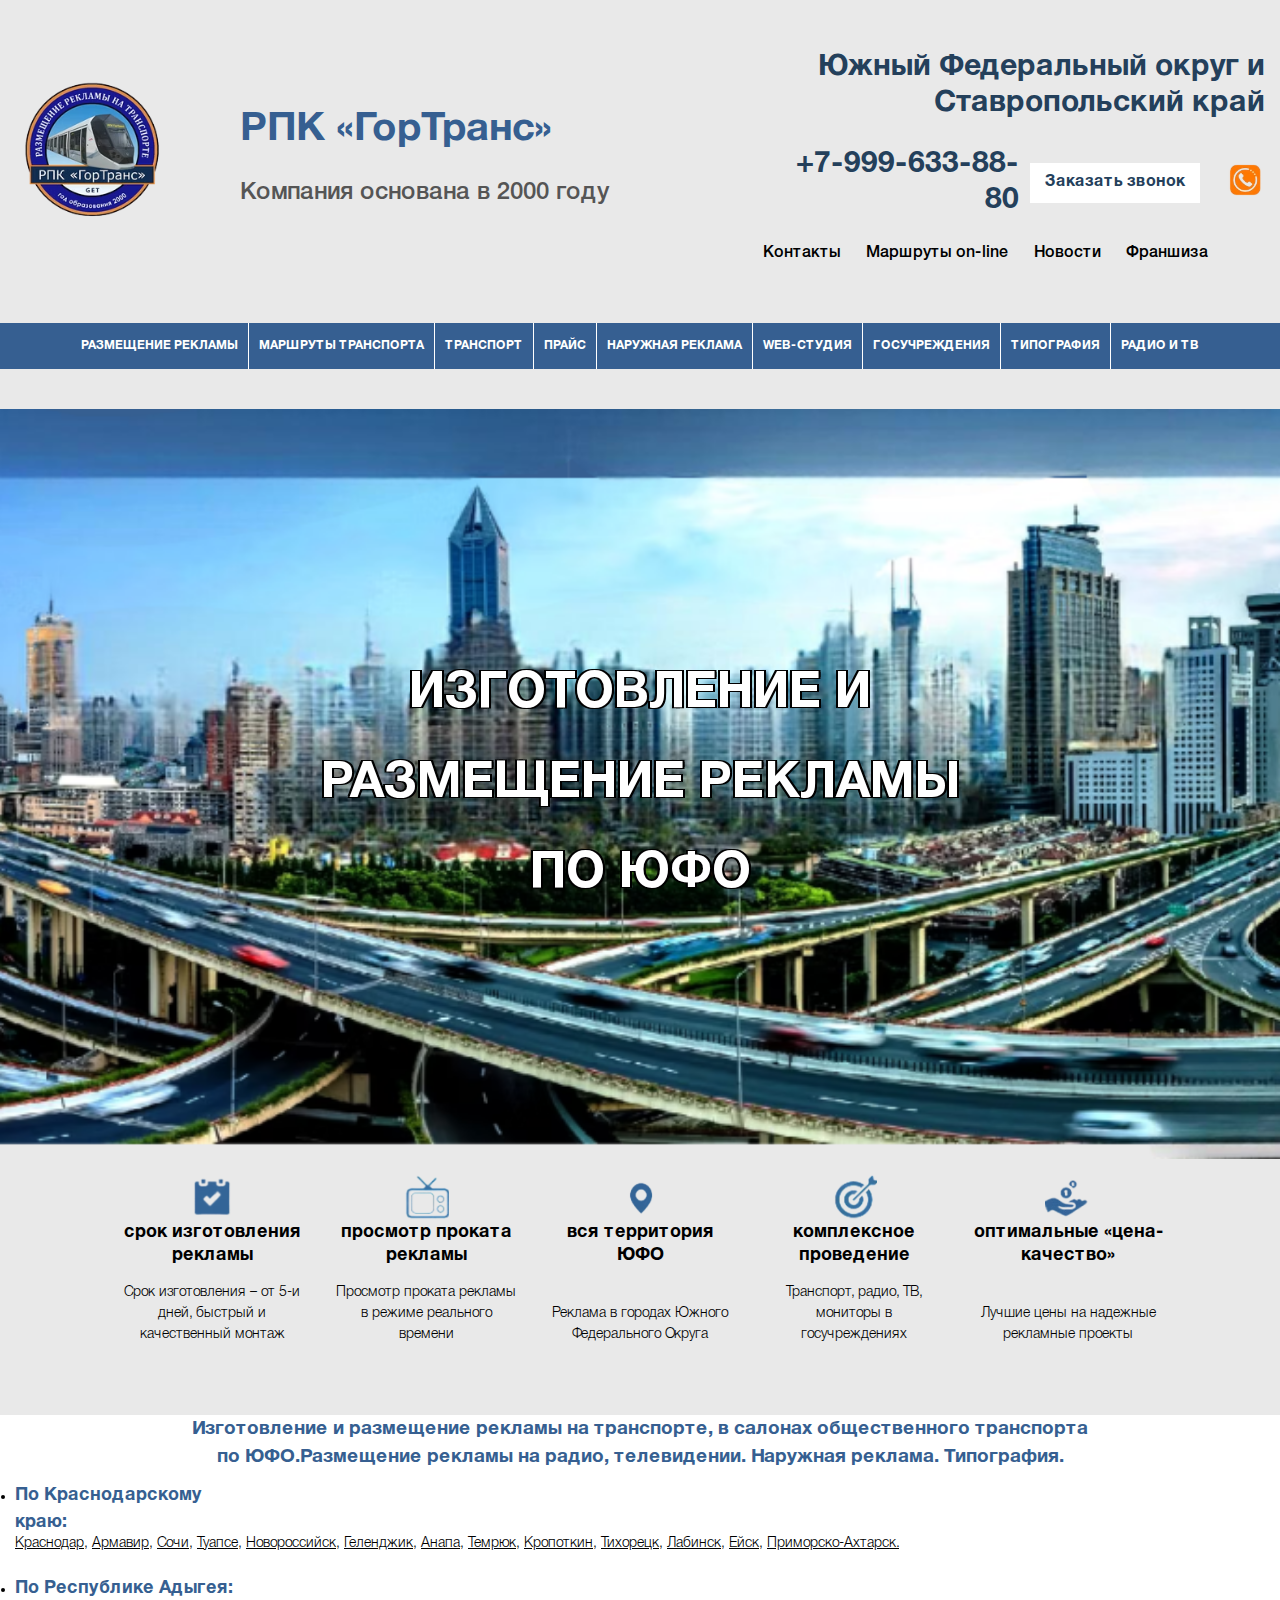
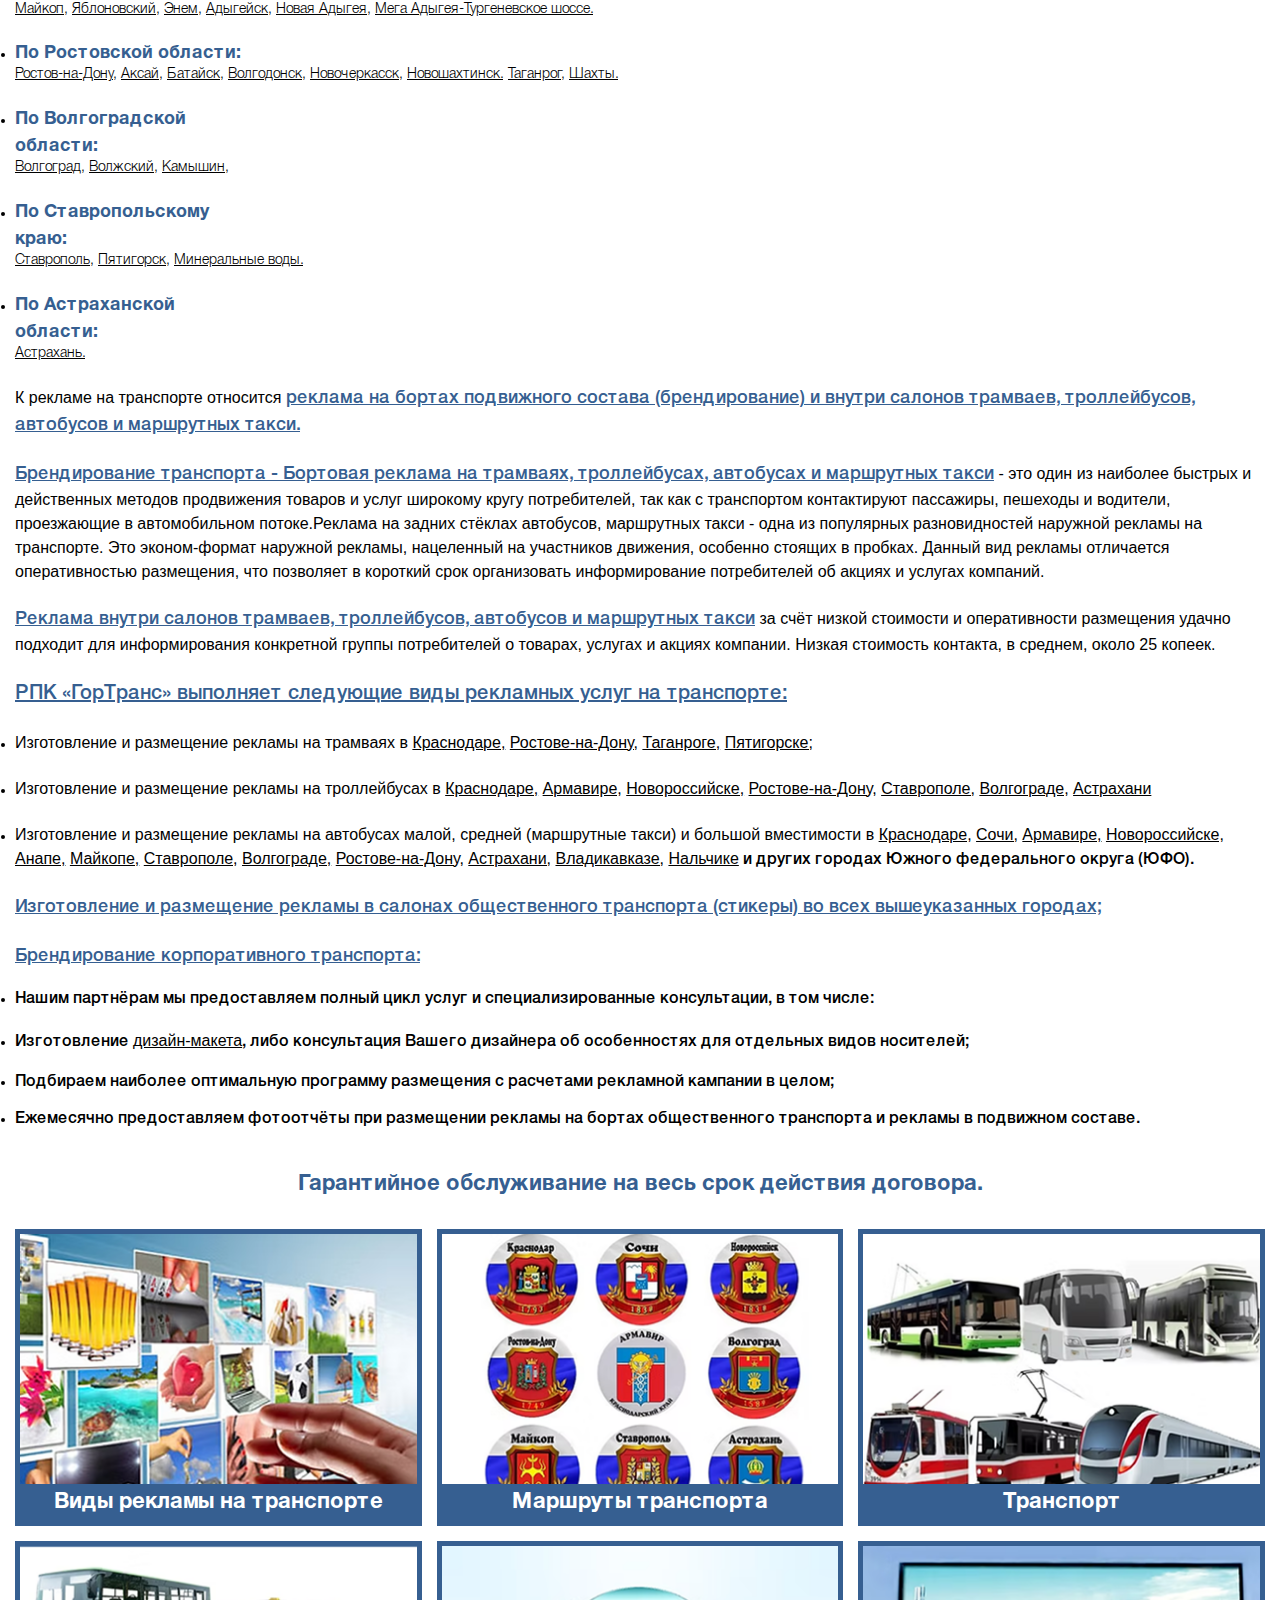
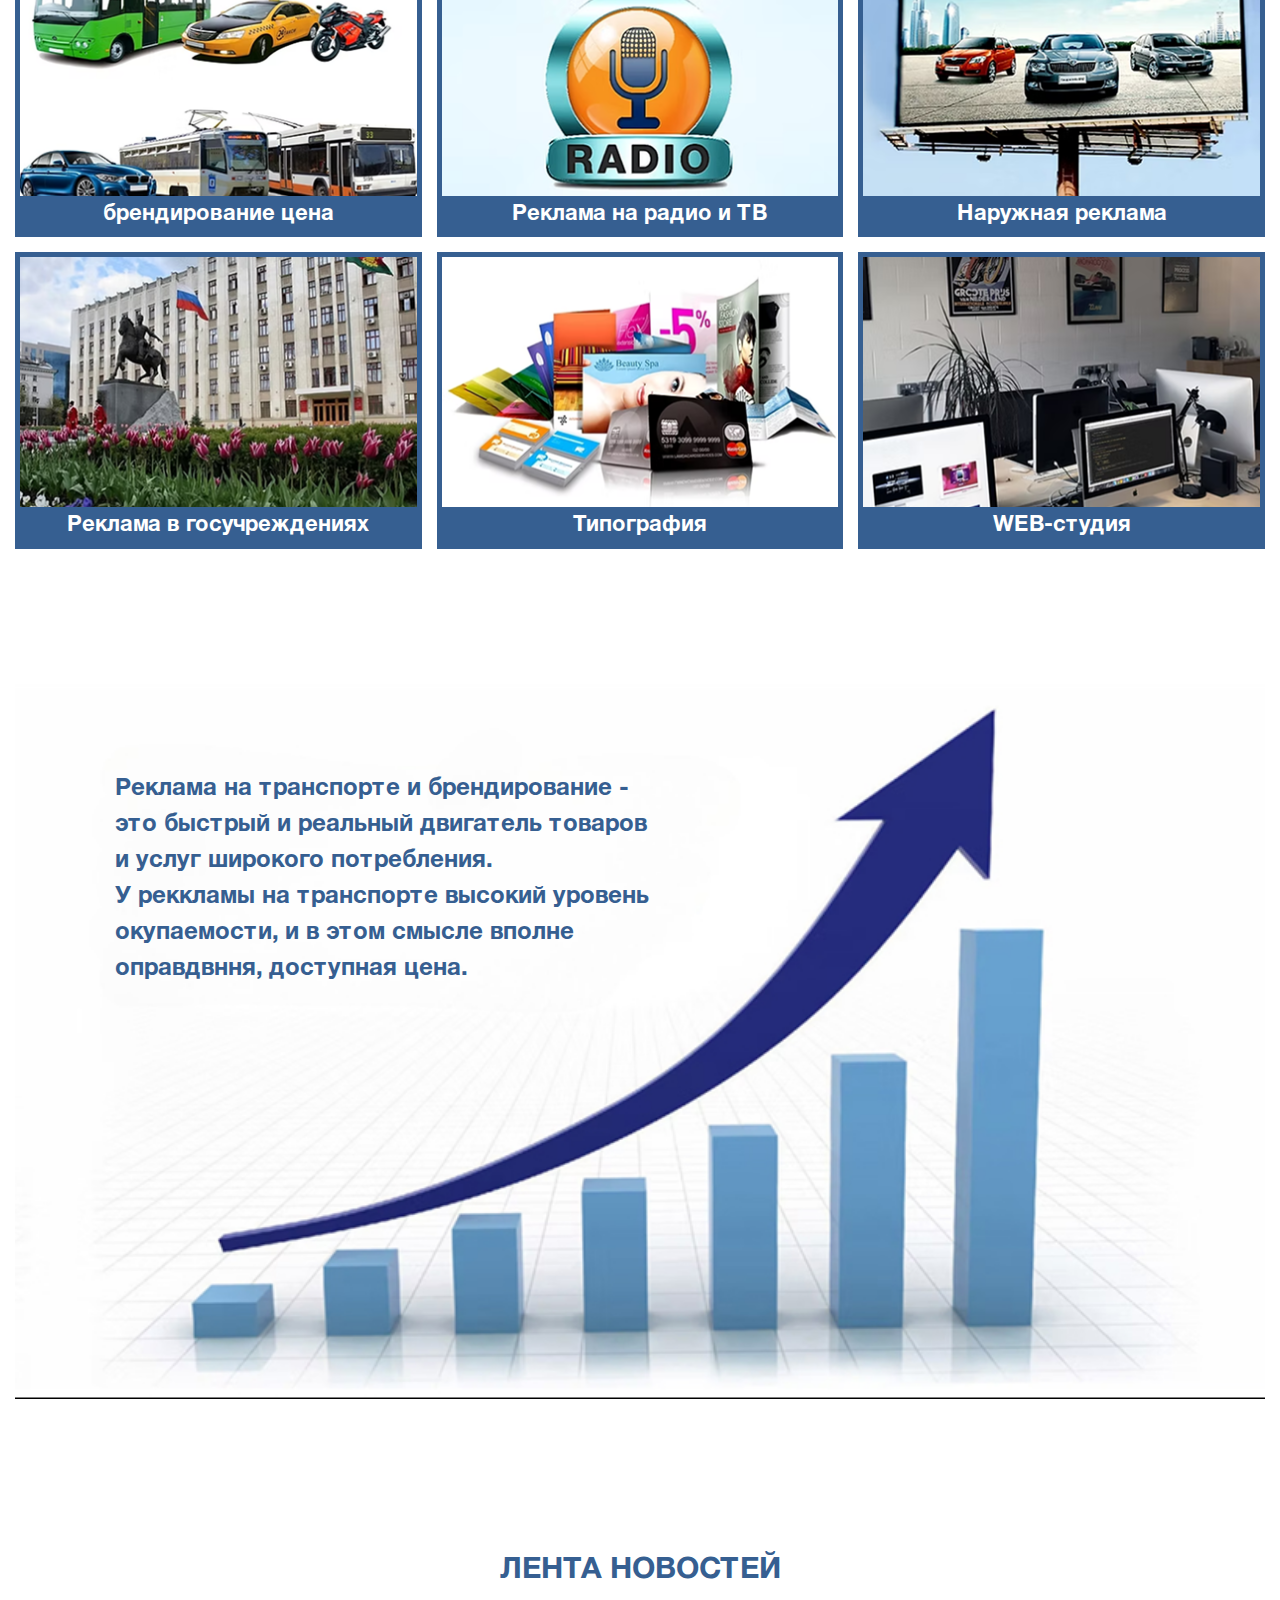
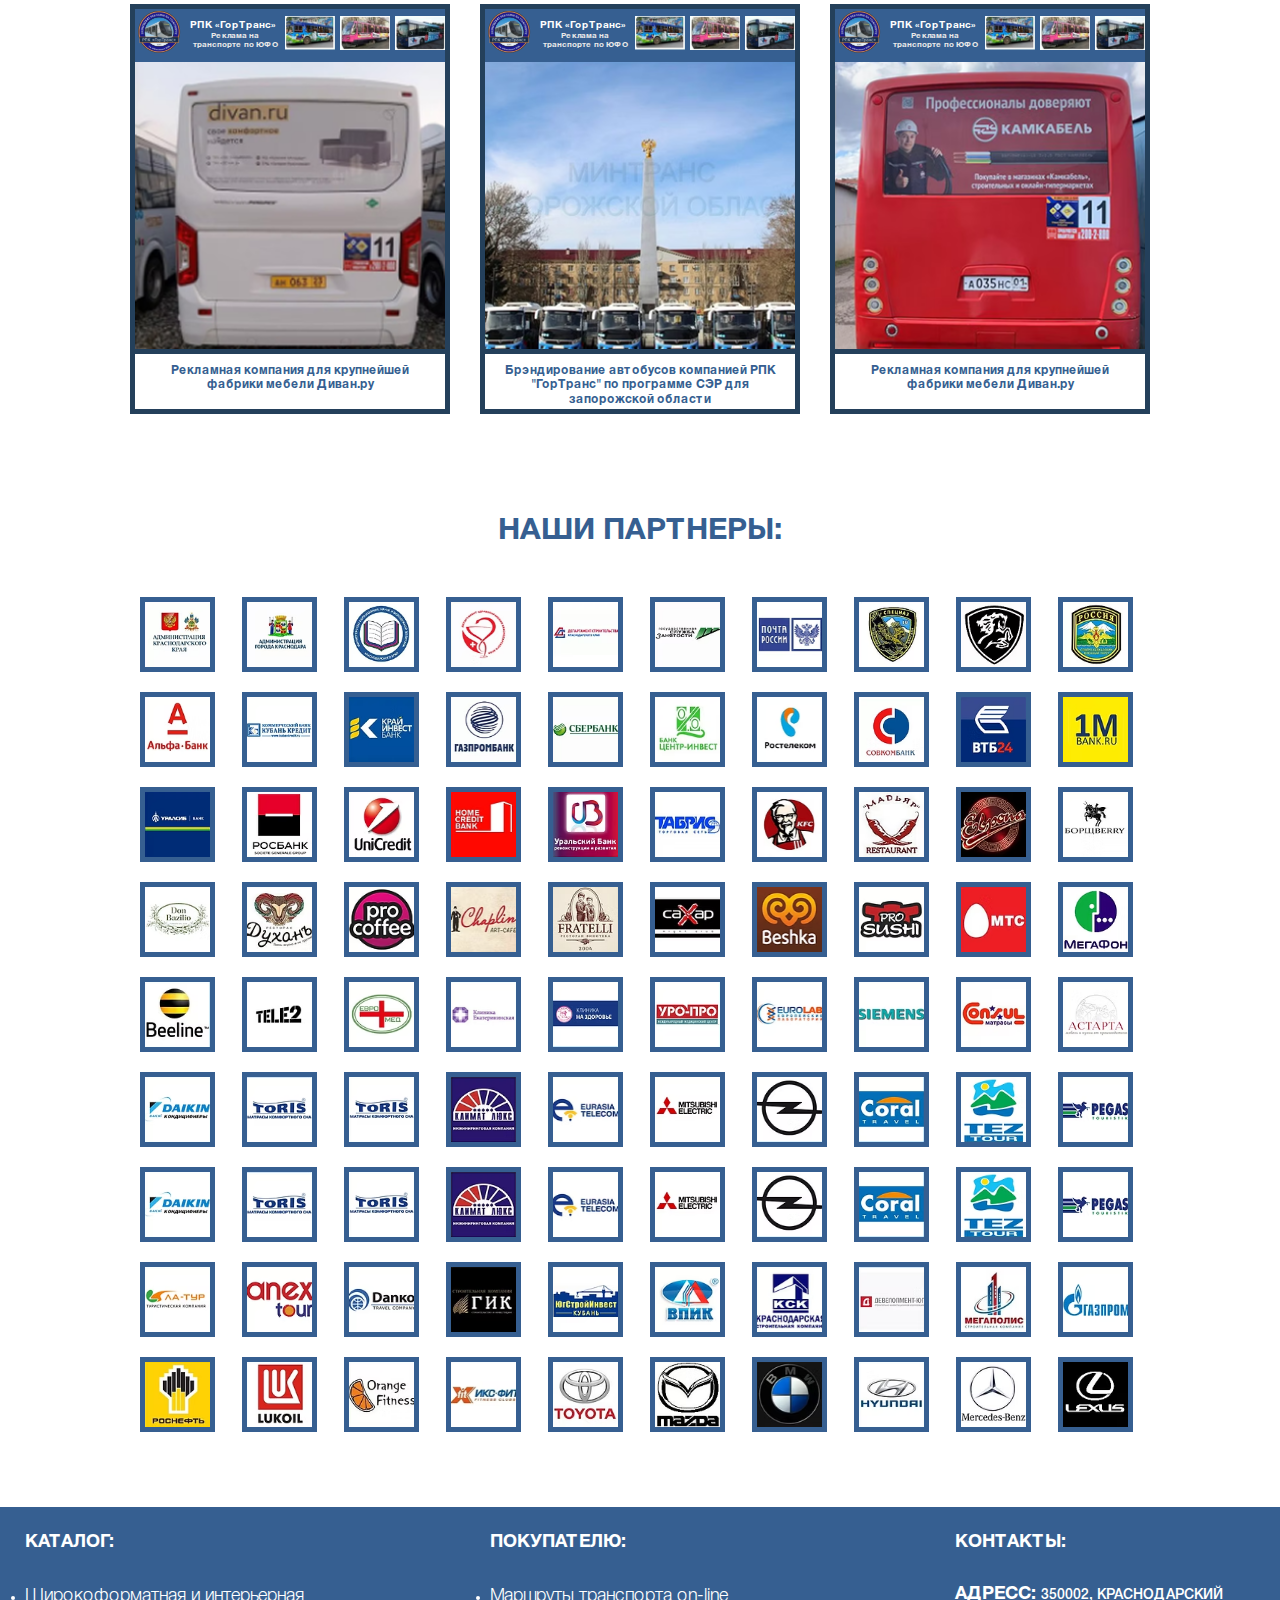
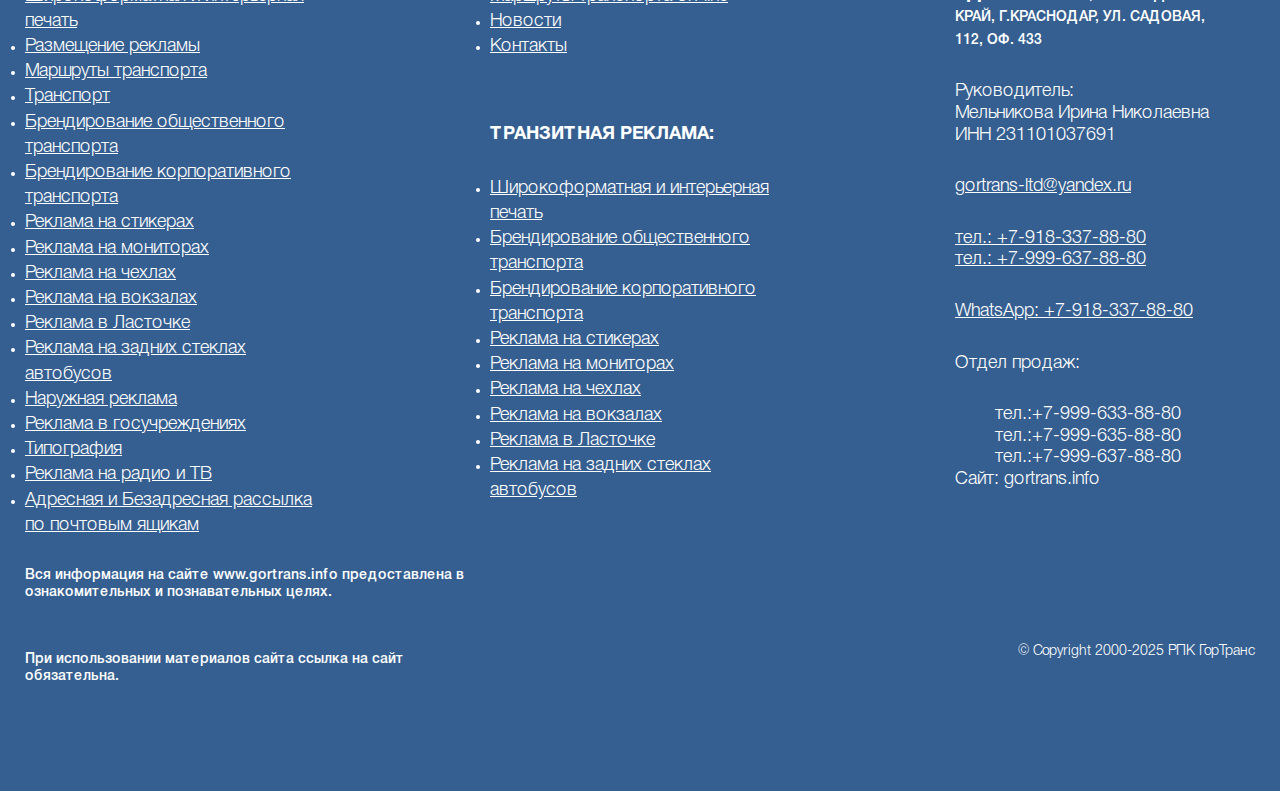
<file: index.html>
<!DOCTYPE html>
<html lang="ru">
<head>
    <meta charset="UTF-8">
    <meta name="viewport" content="width=device-width, initial-scale=1.0">
    <link rel="stylesheet" href="css/style.min.css">
    <title>Реклама на транспорте|РПК "ГорТранс"| Краснодар</title>
</head>
<body>
    <div class="body-container">
        <div class="modal hide">
            <div class="modal-dialog">
                <div class="modal-content">
                    <div class="modal-head">
                        <h2 class="modal-title">Оставьте заявку и мы свяжемся с вами</h2>
                        <div class="modal-close"></div>
                    </div>
                    <form class="modal-form" id="form">
                        <label class="modal-label">
                            <input type="text" class="modal-input" name="modal-name" autocomplete="name" id="name" placeholder="Ваше имя" required>
                        </label>
                        <label class="modal-label">
                            <input type="tel" class="modal-input" name="modal-tel" autocomplete="tel" id="tel" placeholder="Ваш телефон" required>
                        </label>
                        <button class="modal-btn btn">Отправить</button>
                        <div class="modal-footer">
                            <input type="checkbox" id="checkbox" name="checkbox" class="modal-check" required>
                            <span class="modal-warning">Нажимая кнопку отправить вы соглашаетесь с <a href="#">Политикой конфиденциальности</a></span>
                        </div>
                    </form>
                </div>
            </div>
        </div>
        <header class="header">
            <div class="container header-container">
                <div class="header-wrapper">
                    <div class="header-left">
                        <a href="index.html" class="header-logo"> <img src="icon/logo.svg" alt="логотип сайта"></a>
                        <div class="header-text">
                            <h2 class="header-title">РПК «ГорТранс»</h2>
                            <h3 class="header-subtitle">Компания  основана  в 2000 году</h3>
                        </div>
                        <div class="hamburger">
                            <span></span><span></span><span></span>
                        </div>
                        <nav class="hamburger-nav">
                            <ul class="hamburger-nav__list">
                                <li class="hamburger-nav__item"><div class="hamburger-nav__link">Размещение рекламы</div>
                                    <ul class="hamburger-nav__sublist">
                                        <li class="hamburger-nav__subitem"><a href="branding.html" target="_blank" class="hamburger-nav__sublink">Брэндирование транспорта</a></li>
                                        <li class="hamburger-nav__subitem"><a href="monitors.html" target="_blank" class="hamburger-nav__sublink">Реклама на мониторах</a></li>
                                        <li class="hamburger-nav__subitem"><a href="sticers.html" target="_blank" class="hamburger-nav__sublink">Реклама на стикерах</a></li>
                                        <li class="hamburger-nav__subitem"><a href="#" class="hamburger-nav__sublink">Реклама на чехлах</a></li>
                                        <li class="hamburger-nav__subitem"><a href="#" class="hamburger-nav__sublink">Реклама на промобоксах</a></li>
                                        <li class="hamburger-nav__subitem"><a href="#" class="hamburger-nav__sublink">Реклама на проездных билетах</a></li>
                                    </ul>
                                </li>
                                <li class="hamburger-nav__item"><div class="hamburger-nav__link">Маршруты транспорта</div>
                                    <ul class="hamburger-nav__sublist">
                                        <li class="hamburger-nav__subitem"><a href="#" class="hamburger-nav__sublink">Краснодар</a></li>
                                        <li class="hamburger-nav__subitem"><a href="#" class="hamburger-nav__sublink">Республика Адыгея</a></li>
                                        <li class="hamburgernav__subitem"><a  href="#"  class="hamburger-nav__sublink">Новороссийск</a></li>
                                        <li class="hamburger-nav__subitem"><a href="#" class="hamburger-nav__sublink">Сочи</a></li>
                                        <li class="hamburger-nav__subitem"><a href="#" class="hamburger-nav__sublink">Армовир</a></li>
                                        <li class="hamburger-nav__subitem"><a href="#" class="hamburger-nav__sublink">РА Адыгея и Майкоп</a></li>
                                        <li class="hamburger-nav__subitem"><a href="#" class="hamburger-nav__sublink">Ростов-на-Дону</a></li>
                                        <li class="hamburger-nav__subitem"><a href="#" class="hamburger-nav__sublink">Ставрополь</a></li>
                                        <li class="hamburger-nav__subitem"><a href="#" class="hamburger-nav__sublink">Волгоград</a></li>
                                        <li class="hamburger-nav__subitem"><a href="#" class="hamburger-nav__sublink">Астрахань</a></li>
                                    </ul>
                                </li>
                                <li class="hamburger-nav__item"><div class="hamburger-nav__link">Транспорт</div>
                                    <ul class="hamburger-nav__sublist  hamburger-nav__small">
                                        <li class="hamburger-nav__subitem"><a href="#" class="hamburger-nav__sublink">Травмваи</a></li>
                                        <li class="hamburger-nav__subitem"><a href="#" class="hamburger-nav__sublink">Автобусы</a></li>
                                        <li class="hamburger-nav__subitem"><a href="#" class="hamburger-nav__sublink">Троллейбусы</a></li>
                                        <li class="hamburger-nav__subitem"><a href="#" class="hamburger-nav__sublink">Маршрутные такси</a></li>
                                        <li class="hamburger-nav__subitem"><a href="#" class="hamburger-nav__sublink">Метротрам</a></li>
                                        <li class="hamburger-nav__subitem"><a href="#" class="hamburger-nav__sublink">Электропоезд "Ласточка"</a></li>
                                    </ul>
                                </li>
                                <li class="hamburger-nav__item"><div class="hamburger-nav__link">Прайс</div>
                                    <ul class="hamburger-nav__sublist  hamburger-nav__big">
                                        <li class="hamburger-nav__subitem"><a href="#" class="hamburger-nav__sublink">Брэндирование общественного транспорта</a></li>
                                        <li class="hamburger-nav__subitem"><a href="#" class="hamburger-nav__sublink">Реклама на чехлах</a></li>
                                        <li class="hamburger-nav__subitem"><a href="#" class="hamburger-nav__sublink">Реклама на стикерах</a></li>
                                        <li class="hamburger-nav__subitem"><a href="#" class="hamburger-nav__sublink">Реклама на задних стеклах автобусов</a></li>
                                        <li class="hamburger-nav__subitem"><a href="#" class="hamburger-nav__sublink">Реклама в "Ласточках"</a></li>
                                        <li class="hamburger-nav__subitem"><a href="#" class="hamburger-nav__sublink">Реклама на "мониторах"</a></li>
                                        <li class="hamburger-nav__subitem"><a href="#" class="hamburger-nav__sublink">Брэндирование корпоративного транспорта</a></li>
                                        <li class="hamburger-nav__subitem"><a href="#" class="hamburger-nav__sublink">Реклама на вокзалах</a></li>
                                    </ul>
                                </li>
                                <li class="hamburger-nav__item"><div class="hamburger-nav__link">Наружная реклама</div>
                                    <ul class="hamburger-nav__sublist">
                                        <li class="hamburger-nav__subitem"><a href="#" class="hamburger-nav__sublink">Билборды 3,0 Х 6,0</a></li>
                                        <li class="hamburger-nav__subitem"><a href="#" class="hamburger-nav__sublink">Ситборды 2,70 Х 3,70</a></li>
                                        <li class="hamburger-nav__subitem"><a href="#" class="hamburger-nav__sublink">Пилоны 1,20 Х 1,80</a></li>
                                        <li class="hamburger-nav__subitem"><a href="#" class="hamburger-nav__sublink">Пилларсы 1,40 Х 3,0</a></li>
                                        <li class="hamburger-nav__subitem"><a href="#" class="hamburger-nav__sublink">Светодиодные экраны</a></li>
                                        <li class="hamburger-nav__subitem"><a href="#" class="hamburger-nav__sublink">Суперсайты</a></li>
                                        <li class="hamburger-nav__subitem"><a href="#" class="hamburgernav__sublink">Брандмауэры</a></li>
                                    </ul>
                                </li>
                                <li class="hamburger-nav__item last-nav"><a href="#" class="hamburger-nav__link">WEB-студия</a></li>
                                <li class="hamburger-nav__item"><div class="hamburger-nav__link">Госучреждения</div>
                                    <ul class="hamburger-nav__sublist hamburger-nav__small">
                                        <li class="hamburger-nav__subitem"><a href="#" class="hamburger-nav__sublink">ФГУП "ПОЧТА РОССИИ" г.Краснодар</a></li>
                                        <li class="hamburger-nav__subitem"><a href="#" class="hamburger-nav__sublink">ФГУП "ПОЧТА РОССИИ" КК</a></li>
                                    </ul>
                                </li>
                                <li class="hamburger-nav__item"><div class="hamburger-nav__link">Типография</div>
                                    <ul class="hamburger-nav__sublist">
                                        <li class="hamburger-nav__subitem"><a href="#" class="hamburger-nav__sublink">ПРАЙС</a></li>
                                        <li class="hamburger-nav__subitem"><a href="#" class="hamburger-nav__sublink">УСЛУГИ ДИЗАЙНЕРА</a></li>
                                        <li class="hamburger-nav__subitem"><a href="#" class="hamburger-nav__sublink">ВИЗИТКИ</a></li>
                                        <li class="hamburger-nav__subitem"><a href="#" class="hamburger-nav__sublink">ЛИСТОВКИ </a></li>
                                        <li class="hamburger-nav__subitem"><a href="#" class="hamburger-nav__sublink">БУКЛЕТЫ</a></li>
                                        <li class="hamburger-nav__subitem"><a href="#" class="hamburger-nav__sublink">НАКЛЕЙКИ</a></li>
                                        <li class="hamburger-nav__subitem"><a href="#" class="hamburger-nav__sublink">ОТКРЫТКИ</a></li>
                                        <li class="hamburger-nav__subitem"><a href="#" class="hamburger-nav__sublink">БЛОКНОТЫ</a></li>

                                        <li class="hamburger-nav__subitem"><a href="#" class="hamburger-nav__sublink">ПЛАКАТЫ</a></li>
                                        <li class="hamburger-nav__subitem"><a href="#" class="hamburger-nav__sublink">ГРАМОТЫ</a></li>
                                        <li class="hamburger-nav__subitem"><a href="#" class="hamburger-nav__sublink">БРОШЮРЫ</a></li>
                                        <li class="hamburger-nav__subitem"><a href="#" class="hamburger-nav__sublink">ПАКЕТЫ</a></li>
                                        <li class="hamburger-nav__subitem"><a href="#" class="hamburger-nav__sublink">ПАПКИ</a></li>
                                        <li class="hamburger-nav__subitem"><a href="#" class="hamburger-nav__sublink">КАРТЫ</a></li>
                                        <li class="hamburger-nav__subitem"><a href="#" class="hamburger-nav__sublink">КАЛЕНДАРИ</a></li>
                                        <li class="hamburger-nav__subitem"><a href="#" class="hamburger-nav__sublink">ЖУРНАЛЫ</a></li>
                                        <li class="hamburger-nav__subitem"><a href="#" class="hamburger-nav__sublink">БЛАНКИ</a></li>
                                        <li class="hamburger-nav__subitem"><a href="#" class="hamburger-nav__sublink">БЛОКИ / КУБАРИКИ</a></li>
                                        <li class="hamburger-nav__subitem"><a href="#" class="hamburger-nav__sublink">БЛАНКИ</a></li>
                                    </ul>
                                </li>
                                <li class="hamburger-nav__item last-nav"><a href="#" class="hamburger-nav__link">Радио и ТВ</a></li>                                
                            </ul>
                        </nav>
                    </div>
                    
                    <div class="header-right">
                        <div class="header-right__name">Южный Федеральный округ и Ставропольский край</div>
                        <div class="header-right__box">
                            <a href="tel:79996338880" class="header-right__phone">+7-999-633-88-80</a>
                            <button data-modal class="header-right__btn">Заказать звонок</button>
                            <div class="header-right__icon">
                                <img src="icon/phone.svg" alt="телефон">
                            </div>
                        </div>
                        <nav class="header-navs">
                            <ul class="header-list">
                                <li class="header-item"><a href="#" class="header-link">Контакты</a></li>
                                <li class="header-item"><a href="#" class="header-link">Маршруты on-line</a></li>
                                <li class="header-item"><a href="#" class="header-link">Новости</a></li>
                                <li class="header-item"><a href="#" class="header-link">Франшиза</a></li>
                            </ul>
                        </nav>
                    </div>
                </div>
            </div>  
            <div class="header-head">
                <nav class="header-nav">
                    <ul class="header-nav__list">
                        <li class="header-nav__item"><div class="header-nav__link">Размещение рекламы</div>
                            <ul class="header-nav__sublist">
                                <li class="header-nav__subitem"><a href="branding.html" target="_blank" class="header-nav__sublink">Брэндирование транспорта</a></li>
                                <li class="header-nav__subitem"><a href="monitors.html" target="_blank" class="header-nav__sublink">Реклама на мониторах</a></li>
                                <li class="header-nav__subitem"><a href="sticers.html"  target="_blank"  class="header-nav__sublink">Реклама на стикерах</a></li>
                                <li class="header-nav__subitem"><a href="#" class="header-nav__sublink">Реклама на чехлах</a></li>
                                <li class="header-nav__subitem"><a href="#" class="header-nav__sublink">Реклама на промобоксах</a></li>
                                <li class="header-nav__subitem"><a href="#" class="header-nav__sublink">Реклама на проездных билетах</a></li>
                            </ul>
                        </li>
                        <li class="header-nav__item"><div class="header-nav__link">Маршруты транспорта</div>
                            <ul class="header-nav__sublist">
                                <li class="header-nav__subitem"><a href="routes.html" class="header-nav__sublink">Краснодар</a></li>
                                <li class="header-nav__subitem"><a href="#" class="header-nav__sublink">Республика Адыгея</a></li>
                                <li class="header-nav__subitem"><a href="#" class="header-nav__sublink">Новороссийск</a></li>
                                <li class="header-nav__subitem"><a href="#" class="header-nav__sublink">Сочи</a></li>
                                <li class="header-nav__subitem"><a href="#" class="header-nav__sublink">Армовир</a></li>
                                <li class="header-nav__subitem"><a href="#" class="header-nav__sublink">РА Адыгея и Майкоп</a></li>
                                <li class="header-nav__subitem"><a href="#" class="header-nav__sublink">Ростов-на-Дону</a></li>
                                <li class="header-nav__subitem"><a href="#" class="header-nav__sublink">Ставрополь</a></li>
                                <li class="header-nav__subitem"><a href="#" class="header-nav__sublink">Волгоград</a></li>
                                <li class="header-nav__subitem"><a href="#" class="header-nav__sublink">Астрахань</a></li>
                            </ul>
                        </li>
                        <li class="header-nav__item"><div class="header-nav__link">Транспорт</div>
                            <ul class="header-nav__sublist  header-nav__small">
                                <li class="header-nav__subitem"><a href="photogalerey.html" target="_blank" class="header-nav__sublink">Травмваи</a></li>
                                <li class="header-nav__subitem"><a href="#" class="header-nav__sublink">Автобусы</a></li>
                                <li class="header-nav__subitem"><a href="#" class="header-nav__sublink">Троллейбусы</a></li>
                                <li class="header-nav__subitem"><a href="#" class="header-nav__sublink">Маршрутные такси</a></li>
                                <li class="header-nav__subitem"><a href="#" class="header-nav__sublink">Метротрам</a></li>
                                <li class="header-nav__subitem"><a href="#" class="header-nav__sublink">Электропоезд "Ласточка"</a></li>
                            </ul>
                        </li>
                        <li class="header-nav__item"><div class="header-nav__link">Прайс</div>
                            <ul class="header-nav__sublist  header-nav__big">
                                <li class="header-nav__subitem"><a href="public-branding.html" target="_blank" class="header-nav__sublink">Брэндирование общественного транспорта</a></li>
                                <li class="header-nav__subitem"><a href="covers.html" target="_blank" class="header-nav__sublink">Реклама на чехлах</a></li>
                                <li class="header-nav__subitem"><a href="advertisement-sticers.html" target="_blank" class="header-nav__sublink">Реклама на стикерах</a></li>
                                <li class="header-nav__subitem"><a href="advertisement-bus.html" target="_blank" class="header-nav__sublink">Реклама на задних стеклах автобусов</a></li>
                                <li class="header-nav__subitem"><a href="advertisement-swallow.html" target="_blank" class="header-nav__sublink">Реклама в "Ласточках"</a></li>
                                <li class="header-nav__subitem"><a href="adverisiment-monitor.html" target="_blank" class="header-nav__sublink">Реклама на "мониторах"</a></li>
                                <li class="header-nav__subitem"><a href="corporate-transport.html" target="_blank" class="header-nav__sublink">Брэндирование корпоративного транспорта</a></li>
                                <li class="header-nav__subitem"><a href="#" target="_blank" class="header-nav__sublink">Реклама на вокзалах</a></li>
                            </ul>
                        </li>
                        <li class="header-nav__item"><div class="header-nav__link">Наружная реклама</div>
                            <ul class="header-nav__sublist">
                                <li class="header-nav__subitem"><a href="#" class="header-nav__sublink">Билборды 3,0 Х 6,0</a></li>
                                <li class="header-nav__subitem"><a href="#" class="header-nav__sublink">Ситборды 2,70 Х 3,70</a></li>
                                <li class="header-nav__subitem"><a href="#" class="header-nav__sublink">Пилоны 1,20 Х 1,80</a></li>
                                <li class="header-nav__subitem"><a href="#" class="header-nav__sublink">Пилларсы 1,40 Х 3,0</a></li>
                                <li class="header-nav__subitem"><a href="#" class="header-nav__sublink">Светодиодные экраны</a></li>
                                <li class="header-nav__subitem"><a href="#" class="header-nav__sublink">Суперсайты</a></li>
                                <li class="header-nav__subitem"><a href="#" class="header-nav__sublink">Брандмауэры</a></li>
                            </ul>
                        </li>
                        <li class="header-nav__item"><a href="web.html" target="_blank" class="header-nav__link">WEB-студия</a></li>
                        <li class="header-nav__item"><a href="government.html" target="_blank" class="header-nav__link">Госучреждения</a>
                            <ul class="header-nav__sublist header-nav__small">
                                <li class="header-nav__subitem"><a href="#" class="header-nav__sublink">ФГУП "ПОЧТА РОССИИ" г.Краснодар</a></li>
                                <li class="header-nav__subitem"><a href="#" class="header-nav__sublink">ФГУП "ПОЧТА РОССИИ" КК</a></li>
                            </ul>
                        </li>
                        <li class="header-nav__item"><div class="header-nav__link">Типография</div>
                            <ul class="header-nav__sublist">
                                <li class="header-nav__subitem"><a href="#" class="header-nav__sublink">ПРАЙС</a></li>
                                <li class="header-nav__subitem"><a href="#" class="header-nav__sublink">УСЛУГИ ДИЗАЙНЕРА</a></li>
                                <li class="header-nav__subitem"><a href="#" class="header-nav__sublink">ВИЗИТКИ</a></li>
                                <li class="header-nav__subitem"><a href="#" class="header-nav__sublink">ЛИСТОВКИ </a></li>
                                <li class="header-nav__subitem"><a href="#" class="header-nav__sublink">БУКЛЕТЫ</a></li>
                                <li class="header-nav__subitem"><a href="#" class="header-nav__sublink">НАКЛЕЙКИ</a></li>
                                <li class="header-nav__subitem"><a href="#" class="header-nav__sublink">ОТКРЫТКИ</a></li>
                                <li class="header-nav__subitem"><a href="#" class="header-nav__sublink">БЛОКНОТЫ</a></li>

                                <li class="header-nav__subitem"><a href="#" class="header-nav__sublink">ПЛАКАТЫ</a></li>
                                <li class="header-nav__subitem"><a href="#" class="header-nav__sublink">ГРАМОТЫ</a></li>
                                <li class="header-nav__subitem"><a href="#" class="header-nav__sublink">БРОШЮРЫ</a></li>
                                <li class="header-nav__subitem"><a href="#" class="header-nav__sublink">ПАКЕТЫ</a></li>
                                <li class="header-nav__subitem"><a href="#" class="header-nav__sublink">ПАПКИ</a></li>
                                <li class="header-nav__subitem"><a href="#" class="header-nav__sublink">КАРТЫ</a></li>
                                <li class="header-nav__subitem"><a href="#" class="header-nav__sublink">КАЛЕНДАРИ</a></li>
                                <li class="header-nav__subitem"><a href="#" class="header-nav__sublink">ЖУРНАЛЫ</a></li>
                                <li class="header-nav__subitem"><a href="#" class="header-nav__sublink">БЛАНКИ</a></li>
                                <li class="header-nav__subitem"><a href="#" class="header-nav__sublink">БЛОКИ / КУБАРИКИ</a></li>
                                <li class="header-nav__subitem"><a href="#" class="header-nav__sublink">БЛАНКИ</a></li>
                            </ul>
                        </li>
                        <li class="header-nav__item last-nav"><div class="header-nav__link">Радио и ТВ</div></li>                    
                    </ul>
                </nav> 
            </div>
                    
        </header>
        <main class="content">
            <section class="main">                    
                <h1 class="main-title">ИЗГОТОВЛЕНИЕ И РАЗМЕЩЕНИЕ РЕКЛАМЫ ПО ЮФО</h1>
            </section>
            <section class="advantages">
                <div class="advantages-wrapper">
                    <div class="advantages-item">
                        <div class="advantages-item__icon">
                            <img src="icon/icon1.svg" alt="Срок изготовления рекламы">
                        </div>
                        <h3 class="advantages-item__title">срок изготовления рекламы</h3>
                        <p class="advantages-item__descr">Срок изготовления – от 5-и дней, быстрый и качественный монтаж</p>
                    </div>
                    <div class="advantages-item">
                        <div class="advantages-item__icon">
                            <img src="icon/icon2.svg" alt="просмотр проката рекламы">
                        </div>
                        <h3 class="advantages-item__title">просмотр проката рекламы</h3>
                        <p class="advantages-item__descr">Просмотр проката рекламы в режиме реального времени</p>
                    </div>
                    <div class="advantages-item">
                        <div class="advantages-item__icon">
                            <img src="icon/icon3.svg" alt="вся территория ЮФО">
                        </div>
                        <h3 class="advantages-item__title">вся территория ЮФО</h3>
                        <p class="advantages-item__descr">Реклама в городах Южного Федерального Округа</p>
                    </div>
                    <div class="advantages-item">
                        <div class="advantages-item__icon">
                            <img src="icon/icon4.svg" alt="комплексное проведение">
                        </div>
                        <h3 class="advantages-item__title">комплексное проведение</h3>
                        <p class="advantages-item__descr">Транспорт, радио, ТВ, мониторы в госучреждениях</p>
                    </div>
                    <div class="advantages-item">
                        <div class="advantages-item__icon">
                            <img src="icon/icon5.svg" alt="оптимальные «цена-качество»">
                        </div>
                        <h3 class="advantages-item__title">оптимальные «цена-качество»</h3>
                        <p class="advantages-item__descr">Лучшие цены на надежные рекламные проекты</p>
                    </div>
                </div>
            </section>
            <section class="info">
                <div class="container">
                    <div class="info-top">
                        <h2 class="info-title">Изготовление и размещение рекламы на транспорте, в салонах общественного транспорта по ЮФО.Размещение рекламы на радио, телевидении. Наружная реклама. Типография. </h2>
                        <ul class="info-list">
                            <li class="info-item">
                                <h3 class="info-item__title">По Краснодарскому краю: </h3>
                                <div class="info-cities">
                                    <a href="#" class="info-cities__city">Краснодар,</a>
                                    <a href="#" class="info-cities__city">Армавир,</a>
                                    <a href="#" class="info-cities__city">Сочи,</a>
                                    <a href="#" class="info-cities__city">Туапсе,</a>
                                    <a href="#" class="info-cities__city">Новороссийск,</a>
                                    <a href="#" class="info-cities__city">Геленджик,</a>
                                    <a href="#" class="info-cities__city">Анапа,</a>
                                    <a href="#" class="info-cities__city">Темрюк,</a>
                                    <a href="#" class="info-cities__city">Кропоткин,</a>
                                    <a href="#" class="info-cities__city">Тихорецк,</a>
                                    <a href="#" class="info-cities__city">Лабинск,</a>
                                    <a href="#" class="info-cities__city">Ейск,</a>
                                    <a href="#" class="info-cities__city">Приморско-Ахтарск.</a>
                                </div>
                            </li>
                            <li class="info-item">
                                <h3 class="info-item__title">По Республике Адыгея:</h3>
                                <div class="info-cities">
                                    <a href="#" class="info-cities__city">Майкоп,</a>
                                    <a href="#" class="info-cities__city">Яблоновский,</a>
                                    <a href="#" class="info-cities__city">Энем,</a>
                                    <a href="#" class="info-cities__city">Адыгейск,</a>
                                    <a href="#" class="info-cities__city">Новая Адыгея,</a>
                                    <a href="#" class="info-cities__city">Мега Адыгея-Тургеневское шоссе.</a>
                                </div>
                            </li>
                            <li class="info-item">
                                <h3 class="info-item__title">По Ростовской области: </h3>
                                <div class="info-cities">
                                    <a href="#" class="info-cities__city">Ростов-на-Дону,</a>
                                    <a href="#" class="info-cities__city">Аксай,</a>
                                    <a href="#" class="info-cities__city">Батайск,</a>
                                    <a href="#" class="info-cities__city">Волгодонск,</a>
                                    <a href="#" class="info-cities__city">Новочеркасск,</a>
                                    <a href="#" class="info-cities__city">Новошахтинск.</a>
                                    <a href="#" class="info-cities__city">Таганрог,</a>
                                    <a href="#" class="info-cities__city">Шахты.</a>
                                </div>
                            </li>
                            <li class="info-item">
                                <h3 class="info-item__title">По Волгоградской области:</h3>
                                <div class="info-cities">
                                    <a href="#" class="info-cities__city">Волгоград,</a>
                                    <a href="#" class="info-cities__city">Волжский,</a>
                                    <a href="#" class="info-cities__city">Камышин,</a>
                                </div>
                            </li>
                            <li class="info-item">
                                <h3 class="info-item__title">По Ставропольскому краю:</h3>
                                <div class="info-cities">
                                    <a href="#" class="info-cities__city">Ставрополь,</a>
                                    <a href="#" class="info-cities__city">Пятигорск,</a>
                                    <a href="#" class="info-cities__city">Минеральные воды.</a>
                                </div>
                            </li>
                            <li class="info-item">
                                <h3 class="info-item__title">По Астраханской области: </h3>
                                <div class="info-cities">
                                    <a href="#" class="info-cities__city">Астрахань.​</a>
                                </div>
                            </li>
                        </ul>
                    </div>
                    <div class="info-information">
                        <p class="info-text">К рекламе на транспорте относится <a href="#" class="info-link">реклама на бортах подвижного состава (брендирование) и внутри салонов трамваев, троллейбусов, автобусов и маршрутных такси.</a></p>
                    </div>
                    <div class="info-information">
                        <p class="info-text"><a href="#" class="info-link">Брендирование транспорта - Бортовая реклама на трамваях, троллейбусах, автобусах и маршрутных такси</a> - это один из наиболее быстрых и действенных методов продвижения товаров и услуг широкому кругу потребителей, так как с транспортом контактируют пассажиры, пешеходы и водители, проезжающие в автомобильном потоке.Реклама на задних стёклах автобусов, маршрутных такси - одна из популярных разновидностей наружной рекламы на транспорте. Это эконом-формат наружной рекламы, нацеленный на участников движения, особенно стоящих в пробках. Данный вид рекламы отличается оперативностью размещения, что позволяет в короткий срок организовать информирование потребителей об акциях и услугах компаний.</p>
                    </div>
                    <div class="info-information">
                        <p class="info-text"><a href="#" class="info-link">Реклама внутри салонов трамваев, троллейбусов, автобусов и маршрутных такси</a> за счёт низкой стоимости и оперативности размещения удачно подходит для информирования конкретной группы потребителей о товарах, услугах и акциях компании. Низкая стоимость контакта, в среднем, около 25 копеек. ​</p>
                    </div>
                    <div class="info-information">
                        <a href="#" class="info-link info-link__title">РПК «ГорТранс» выполняет следующие виды рекламных услуг на транспорте:</a>
                        <ul class="info-information__list">
                            <li class="info-information__item">
                                <p class="info-information__info">
                                    Изготовление и размещение рекламы на трамваях в 
                                    <a href="#" class="info-information__city">Краснодаре,</a> 
                                    <a href="#" class="info-information__city">Ростове-на-Дону,</a>  
                                    <a href="#" class="info-information__city">Таганроге,</a>  
                                    <a href="#" class="info-information__city">Пятигорске;</a>
                                </p>
                            </li>
                            <li class="info-information__item">
                                <p class="info-information__info">
                                    Изготовление и размещение рекламы на троллейбусах в
                                    <a href="#" class="info-information__city">Краснодаре,</a> 
                                    <a href="#" class="info-information__city"> Армавире,</a>  
                                    <a href="#" class="info-information__city">Новороссийске,</a>  
                                    <a href="#" class="info-information__city">Ростове-на-Дону,</a>
                                    <a href="#" class="info-information__city">Ставрополе,</a>
                                    <a href="#" class="info-information__city">Волгограде,</a>
                                    <a href="#" class="info-information__city">Астрахани</a>
                                </p>
                            </li>
                            <li class="info-information__item">
                                <p class="info-information__info">
                                   Изготовление и размещение рекламы на автобусах малой, средней (маршрутные такси) и большой вместимости в
                                    <a href="#" class="info-information__city">Краснодаре,</a> 
                                    <a href="#" class="info-information__city">Сочи,</a>  
                                    <a href="#" class="info-information__city">Армавире,</a>  
                                    <a href="#" class="info-information__city">Новороссийске,</a>
                                    <a href="#" class="info-information__city">Анапе,</a>
                                    <a href="#" class="info-information__city">Майкопе,</a>
                                    <a href="#" class="info-information__city">Ставрополе,</a>

                                    <a href="#" class="info-information__city">Волгограде,</a>
                                    <a href="#" class="info-information__city">Ростове-на-Дону,</a>
                                    <a href="#" class="info-information__city">Астрахани,</a>
                                    <a href="#" class="info-information__city">Владикавказе,</a>
                                    <a href="#" class="info-information__city">Нальчике</a>
                                    <span class="info-information__cities">и других городах Южного федерального округа (ЮФО).</span>
                                </p>
                            </li>
                        </ul>
                    </div>
                    <div class="info-information">
                        <a href="#" class="info-link">Изготовление и размещение рекламы в салонах общественного транспорта (стикеры) во всех вышеуказанных городах;</a>
                    </div>
                    <div class="info-information">
                        <a href="#" class="info-link">Брендирование корпоративного транспорта:</a>
                        <ul class="info-information__list">
                            <li class="info-information__item">
                                Нашим партнёрам мы предоставляем полный цикл услуг и специализированные консультации, в том числе:
                            </li>
                            <li class="info-information__item">
                                Изготовление <a href="" class="info-information__link">дизайн-макета</a>, либо консультация Вашего дизайнера об особенностях для отдельных видов носителей;
                            </li>
                            <li class="info-information__item">
                                Подбираем наиболее оптимальную программу размещения с расчетами рекламной кампании в целом;
                            </li>
                            <li class="info-information__item">
                                Ежемесячно предоставляем фотоотчёты при размещении рекламы на бортах общественного транспорта и рекламы в подвижном составе.
                            </li>
                        </ul>
                    </div>
                </div>
            </section>
            <section class="warranty">                
                <div class="container">
                    <h2 class="warranty-title">Гарантийное обслуживание на весь срок действия договора.</h2>
                    <div class="warranty-grid">
                        <div class="warranty-item">
                            <a href="#" class="warranty-img">
                                <img src="img/advertising.png" alt="Виды рекламы на транспорте">
                            </a>
                            <h4 class="warranty-name">Виды рекламы на транспорте</h4>
                        </div>
                        <div class="warranty-item">
                            <a href="#" class="warranty-img">
                                <img src="img/routes.png" alt="Маршруты транспорта">
                            </a>
                            <h4 class="warranty-name">Маршруты транспорта</h4>
                        </div>
                        <div class="warranty-item">
                            <a href="#" class="warranty-img">
                                <img src="img/transport.png" alt="Транспорт">
                            </a>
                            <h4 class="warranty-name">Транспорт</h4>
                        </div>

                        <div class="warranty-item">
                            <a href="#" class="warranty-img">
                                <img src="img/branding.png" alt="брендирование цена">
                            </a>
                            <h4 class="warranty-name">брендирование цена</h4>
                        </div>
                        <div class="warranty-item">
                            <a href="#" class="warranty-img">
                                <img src="img/radio.png" alt="Реклама на радио и ТВ">
                            </a>
                            <h4 class="warranty-name">Реклама на радио и ТВ</h4>
                        </div>
                        <div class="warranty-item">
                            <a href="#" class="warranty-img">
                                <img src="img/external.png" alt="Наружная реклама">
                            </a>
                            <h4 class="warranty-name">Наружная реклама</h4>
                        </div>

                        <div class="warranty-item">
                            <a href="#" class="warranty-img">
                                <img src="img/government.png" alt="Реклама в госучреждениях">
                            </a>
                            <h4 class="warranty-name">Реклама в госучреждениях</h4>
                        </div>
                        <div class="warranty-item">
                            <a href="#" class="warranty-img">
                                <img src="img/printing.png" alt="Типография">
                            </a>
                            <h4 class="warranty-name">Типография</h4>
                        </div>
                        <div class="warranty-item">
                            <a href="#" class="warranty-img">
                                <img src="img/web.png" alt="WEB-студия">
                            </a>
                            <h4 class="warranty-name">WEB-студия</h4>
                        </div>
                    </div>
                </div>
            </section>
            <section class="advertisement">
                <div class="container">
                    <div class="advertisement-box">
                        <div class="advertisement-img">
                            <img src="img/bg-up.jpg" alt="Стрелка вверх">
                        </div>
                        <h2 class="advertisement-title">Реклама на транспорте и брендирование - это быстрый и реальный двигатель товаров и услуг широкого потребления. <br>
                        У реккламы на транспорте высокий уровень окупаемости, и в этом смысле вполне оправдвння, доступная цена.</h2>
                    </div>                    
                </div>
            </section>
            <section class="news">
                <div class="container">
                    <div class="news-title">Лента новостей</div>
                    <div class="news-wrapper">
                        <a href="#" class="news-item">
                            <div class="news-item__head">
                                <div class="news-item__logo">
                                    <img src="icon/logo.svg" alt="логотип сайта">
                                </div>
                                <div class="nes-item__box">
                                    <h3 class="news-item__title">РПК «ГорТранс»</h3>
                                    <h4 class="news-item__subtitle">Реклама на транспорте по ЮФО</h4>
                                </div>
                                <div class="news-item__images">
                                    <div class="news-item__img">
                                        <img src="img/bus1.png" alt="Автобус 1">
                                    </div>
                                    <div class="news-item__img">
                                        <img src="img/bus2.png" alt="Автобус 1">
                                    </div>
                                    <div class="news-item__img">
                                        <img src="img/bus3.png" alt="Автобус 1">
                                    </div>
                                </div>
                            </div>
                           <div class="news-item__photo">
                                <img src="img/bus-photo1.png" alt="Фото автобуса">
                           </div>
                           <div class="news-item__footer news-footer">
                                <h5 class="news-footer__info">Рекламная компания для крупнейшей фабрики мебели Диван.ру</h5>
                           </div>
                        </a>
                        <a href="#" class="news-item">
                            <div class="news-item__head">
                                <div class="news-item__logo">
                                    <img src="icon/logo.svg" alt="логотип сайта">
                                </div>
                                <div class="nes-item__box">
                                    <h3 class="news-item__title">РПК «ГорТранс»</h3>
                                    <h4 class="news-item__subtitle">Реклама на транспорте по ЮФО</h4>
                                </div>
                                <div class="news-item__images">
                                    <div class="news-item__img">
                                        <img src="img/bus1.png" alt="Автобус 1">
                                    </div>
                                    <div class="news-item__img">
                                        <img src="img/bus2.png" alt="Автобус 1">
                                    </div>
                                    <div class="news-item__img">
                                        <img src="img/bus3.png" alt="Автобус 1">
                                    </div>
                                </div>
                            </div>
                           <div class="news-item__photo">
                                <img src="img/bus-photo2.png" alt="Фото автобуса">
                           </div>
                           <div class="news-item__footer news-footer">
                                <h5 class="news-footer__info">Брэндирование автобусов компанией РПК "ГорТранс" по программе СЭР для запорожской области</h5>
                           </div>
                        </a>
                        <a href="#" class="news-item">
                            <div class="news-item__head">
                                <div class="news-item__logo">
                                    <img src="icon/logo.svg" alt="логотип сайта">
                                </div>
                                <div class="nes-item__box">
                                    <h3 class="news-item__title">РПК «ГорТранс»</h3>
                                    <h4 class="news-item__subtitle">Реклама на транспорте по ЮФО</h4>
                                </div>
                                <div class="news-item__images">
                                    <div class="news-item__img">
                                        <img src="img/bus1.png" alt="Автобус 1">
                                    </div>
                                    <div class="news-item__img">
                                        <img src="img/bus2.png" alt="Автобус 1">
                                    </div>
                                    <div class="news-item__img">
                                        <img src="img/bus3.png" alt="Автобус 1">
                                    </div>
                                </div>
                            </div>
                           <div class="news-item__photo">
                                <img src="img/bus-photo3.png" alt="Фото автобуса">
                           </div>
                           <div class="news-item__footer news-footer">
                                <h5 class="news-footer__info">Рекламная компания для крупнейшей фабрики мебели Диван.ру</h5>
                           </div>
                        </a>
                    </div>
                </div>
            </section>
            <section class="partners">
                <h2 class="partners-title">НАШИ ПАРТНЕРЫ:</h2>
                <div class="partners-bg">
                    <div class="container">
                        <div class="partners-grid">
                            <a href="https://admkrai.krasnodar.ru/" target="_blank" class="partners-link">
                                <img src="img/partners1.png" alt="admkrai">
                            </a>
                            <a href="https://krd.ru/" target="_blank" class="partners-link">
                                <img src="img/partners2.png" alt="krd.ru">
                            </a>
                            <a href="www.minobrkuban.ru" target="_blank" class="partners-link">
                                <img src="img/partners3.png" alt="minobrkuban">
                            </a>
                            <a href="http://www.minzdravkk.ru/" target="_blank" class="partners-link">
                                <img src="img/partners4.png" alt="minzdravkk">
                            </a>
                            <a href="https://depstroy.krasnodar.ru/" target="_blank" class="partners-link">
                                <img src="img/partners5.png" alt="krasnodar">
                            </a>
                            <a href="https://www.kubzan.ru/" target="_blank" class="partners-link">
                                <img src="img/partners6.png" alt="kubzan">
                            </a>
                            <a href="https://www.pochta.ru/" target="_blank" class="partners-link">
                                <img src="img/partners7.png" alt="Почта России">
                            </a>
                            <a href="https://https://voinskayachast.net/.net/" target="_blank" class="partners-link">
                                <img src="img/partners8.png" alt="voinskayachast">
                            </a>
                            <a href="https://vvmvd.ru/sevkav-reg-kom/index.html" target="_blank" class="partners-link">
                                <img src="img/partners9.png" alt="vvmvd">
                            </a>
                            <a href="https://mil.ru/" target="_blank" class="partners-link">
                                <img src="img/partners10.png" alt="mil">
                            </a>

                            <a href="https://alfabank.ru/" target="_blank" class="partners-link">
                                <img src="img/partners11.png" alt="alfabank">
                            </a>
                            <a href="https://kk.bank/" target="_blank" class="partners-link">
                                <img src="img/partners12.png" alt="kk.bank/">
                            </a>
                            <a href="https://www.kibank.ru/" target="_blank" class="partners-link">
                                <img src="img/partners13.png" alt="kibank">
                            </a>
                            <a href="https://www.gazprombank.ru/" target="_blank" class="partners-link">
                                <img src="img/partners14.png" alt="gazprombank">
                            </a>
                            <a href="https://www.sberbank.com/ru/s_m_business" target="_blank" class="partners-link">
                                <img src="img/partners15.png" alt="СберБанк">
                            </a>
                            <a href="https://www.centrinvest.ru/" target="_blank" class="partners-link">
                                <img src="img/partners16.png" alt="centrinvest">
                            </a>
                            <a href="https://krasnodar.rt.ru/" target="_blank" class="partners-link">
                                <img src="img/partners17.png" alt="Ростелеком">
                            </a>
                            <a href="https://sovcombank.ru/" target="_blank" class="partners-link">
                                <img src="img/partners18.png" alt="СовкомБанк">
                            </a>
                            <a href="https://wtb-24.ru/" target="_blank" class="partners-link">
                                <img src="img/partners19.png" alt="ВТБ">
                            </a>
                            <a href="https://www.1mbank.ru/" target="_blank" class="partners-link">
                                <img src="img/partners20.png" alt="1mbank">
                            </a>  

                            <a href="https://uralsib.ru/" target="_blank" class="partners-link">
                                <img src="img/partners21.png" alt="uralsib">
                            </a>
                            <a href="https://www.rosbank.ru/" target="_blank" class="partners-link">
                                <img src="img/partners22.png" alt="rosbank">
                            </a>
                            <a href="https://www.unicreditbank.ru/ru/personal.html#home" target="_blank" class="partners-link">
                                <img src="img/partners23.png" alt="unicreditbank">
                            </a>
                            <a href="https://sovcombank.ru/pages/uvazhaemie-klienti-ooo-hkf-banka-dobro-pozhalovat-v-sovkombank-" target="_blank" class="partners-link">
                                <img src="img/partners24.png" alt="sovcombank">
                            </a>
                            <a href="https://krasnodar.ubrr.ru/" target="_blank" class="partners-link">
                                <img src="img/partners25.png" alt="krasnodar.ubrr">
                            </a>
                            <a href="https://www.tabris.ru/" target="_blank" class="partners-link">
                                <img src="img/partners26.png" alt="www.tabris">
                            </a>
                            <a href="https://rostics.ru/?utm_referrer=https%3A%2F%2Fwww.kfc.ru%2F" target="_blank" class="partners-link">
                                <img src="img/partners27.png" alt="rostics">
                            </a>
                            <a href="http://restoran.madyar.ru/" target="_blank" class="partners-link">
                                <img src="img/partners28.png" alt="madyar">
                            </a>
                            <a href="http://www.park-europe.ru/" target="_blank" class="partners-link">
                                <img src="img/partners29.png" alt="park-europe">
                            </a>
                            <a href="borchbery.ru" target="_blank" class="partners-link">
                                <img src="img/partners30.png" alt="borchbery">
                            </a>

                            <a href="http://www.donbazilio.ru/" target="_blank" class="partners-link">
                                <img src="img/partners31.png" alt="donbazilio">
                            </a>
                            <a href="https://duckhan.ru/" target="_blank" class="partners-link">
                                <img src="img/partners32.png" alt="duckhan">
                            </a>
                            <a href="https://prosushi.ru/" target="_blank" class="partners-link">
                                <img src="img/partners33.png" alt="prosushi">
                            </a>
                            <a href="https://vk.com/chaplin_restoran" target="_blank" class="partners-link">
                                <img src="img/partners34.png" alt="chaplin_restoran">
                            </a>
                            <a href="codepen.io/ihinstone/pen/QWvYePv" target="_blank" class="partners-link">
                                <img src="img/partners35.png" alt="ihinstone">
                            </a>
                            <a href="https://club-sahar.ru/" target="_blank" class="partners-link">
                                <img src="img/partners36.png" alt="club-sahar">
                            </a>
                            <a href="https://prosushi.ru/" target="_blank" class="partners-link">
                                <img src="img/partners37.png" alt="prosushi">
                            </a>
                            <a href="https://prosushi.ru/" target="_blank" class="partners-link">
                                <img src="img/partners38.png" alt="prosushi.ru">
                            </a>
                            <a href="https://kuban.mts.ru/personal" target="_blank" class="partners-link">
                                <img src="img/partners39.png" alt="МТС">
                            </a>
                            <a href="https://krasnodar.megafon.ru/" target="_blank" class="partners-link">
                                <img src="img/partners40.png" alt="МегаФон">
                            </a>

                            <a href="https://krasnodar.beeline.ru/customers/products/" target="_blank" class="partners-link">
                                <img src="img/partners41.png" alt="Билайн">
                            </a>
                            <a href="https://krasnodar.t2.ru/" target="_blank" class="partners-link">
                                <img src="img/partners42.png" alt="t2">
                            </a>
                            <a href="https://klinika-evromed.ru/" target="_blank" class="partners-link">
                                <img src="img/partners43.png" alt="evromed">
                            </a>
                            <a href="https://www.clinic23.ru/" target="_blank" class="partners-link">
                                <img src="img/partners44.png" alt="clinic23">
                            </a>
                            <a href="https://clinica-nazdorovie.ru/" target="_blank" class="partners-link">
                                <img src="img/partners45.png" alt="Клиника На здоровье">
                            </a>
                            <a href="https://www.upclinic.ru/" target="_blank" class="partners-link">
                                <img src="img/partners46.png" alt="Уро про ">
                            </a>
                            <a href="https://euro-lab.ru/" target="_blank" class="partners-link">
                                <img src="img/partners47.png" alt="Европейские лаборотории">
                            </a>
                            <a href="https://www.siemens.com/global/en.html" target="_blank" class="partners-link">
                                <img src="img/partners48.png" alt="siemens">
                            </a>
                            <a href="https://consul-coton.ru/" target="_blank" class="partners-link">
                                <img src="img/partners49.png" alt="consul">
                            </a>
                            <a href="http://astartamebel.ru/" target="_blank" class="partners-link">
                                <img src="img/partners50.png" alt="astartamebel">
                            </a>

                            <a href="https://www.daikin.ru/ru_ru/customers.html" target="_blank" class="partners-link">
                                <img src="img/partners51.png" alt="daikin">
                            </a>
                            <a href="http://www.toris.ru/" target="_blank" class="partners-link">
                                <img src="img/partners52.png" alt="toris">
                            </a>
                            <a href="https://klimatlux.com/" target="_blank" class="partners-link">
                                <img src="img/partners53.png" alt="КлиматЛюкс">
                            </a>
                            <a href="https://eut.ru/" target="_blank" class="partners-link">
                                <img src="img/partners54.png" alt="евразия телеком">
                            </a>
                            <a href="https://www.mitsubishielectric.ru/" target="_blank" class="partners-link">
                                <img src="img/partners55.png" alt="Митсубиси лансер">
                            </a>
                            <a href="https://www.opel.ru/" target="_blank" class="partners-link">
                                <img src="img/partners56.png" alt="Opel">
                            </a>
                            <a href="https://nissan-modus.ru/" target="_blank" class="partners-link">
                                <img src="img/partners57.png" alt="Nissan">
                            </a>
                            <a href="https://www.coral.ru/" target="_blank" class="partners-link">
                                <img src="img/partners58.png" alt="coral">
                            </a>
                            <a href="https://www.tez-tour.com/" target="_blank" class="partners-link">
                                <img src="img/partners59.png" alt="tez-tour">
                            </a>
                            <a href="https://pegast.ru/" target="_blank" class="partners-link">
                                <img src="img/partners60.png" alt="pegast">
                            </a>

                            <a href="https://la-tour.ru/" target="_blank" class="partners-link">
                                <img src="img/partners51.png" alt="Ла тур">
                            </a>
                            <a href="https://anextour.ru/" target="_blank" class="partners-link">
                                <img src="img/partners52.png" alt="анекс тур">
                            </a>
                            <a href="https://www.danko.ru/" target="_blank" class="partners-link">
                                <img src="img/partners53.png" alt="данко">
                            </a>
                            <a href="https://sk-gik.ru/" target="_blank" class="partners-link">
                                <img src="img/partners54.png" alt="sk-gik">
                            </a>
                            <a href="https://www.usi23.ru/" target="_blank" class="partners-link">
                                <img src="img/partners55.png" alt="usi23">
                            </a>
                            <a href="https://kazan-sobor.ru/" target="_blank" class="partners-link">
                                <img src="img/partners56.png" alt="vpik">
                            </a>
                            <a href="https://kck-kuban.ru/" target="_blank" class="partners-link">
                                <img src="img/partners57.png" alt="kck-kuban">
                            </a>
                            <a href="http://www.develug.ru/" target="_blank" class="partners-link">
                                <img src="img/partners58.png" alt="30 Девелопмент">
                            </a>
                            <a href="https://skmegapolis23.ru/" target="_blank" class="partners-link">
                                <img src="img/partners59.png" alt="skmegapolis23">
                            </a>
                            <a href="https://krasnodar-tr.gazprom.ru/" target="_blank" class="partners-link">
                                <img src="img/partners60.png" alt="Газпром">
                            </a>

                            <a href="https://la-tour.ru/" target="_blank" class="partners-link">
                                <img src="img/partners61.png" alt="Ла тур">
                            </a>
                            <a href="https://anextour.ru/" target="_blank" class="partners-link">
                                <img src="img/partners62.png" alt="анекс тур">
                            </a>
                            <a href="https://www.danko.ru/" target="_blank" class="partners-link">
                                <img src="img/partners63.png" alt="данко">
                            </a>
                            <a href="https://sk-gik.ru/" target="_blank" class="partners-link">
                                <img src="img/partners64.png" alt="sk-gik">
                            </a>
                            <a href="https://www.usi23.ru/" target="_blank" class="partners-link">
                                <img src="img/partners65.png" alt="usi23">
                            </a>
                            <a href="https://kazan-sobor.ru/" target="_blank" class="partners-link">
                                <img src="img/partners66.png" alt="vpik">
                            </a>
                            <a href="https://kck-kuban.ru/" target="_blank" class="partners-link">
                                <img src="img/partners67.png" alt="kck-kuban">
                            </a>
                            <a href="http://www.develug.ru/" target="_blank" class="partners-link">
                                <img src="img/partners68.png" alt="30 Девелопмент">
                            </a>
                            <a href="https://skmegapolis23.ru/" target="_blank" class="partners-link">
                                <img src="img/partners69.png" alt="skmegapolis23">
                            </a>
                            <a href="https://krasnodar-tr.gazprom.ru/" target="_blank" class="partners-link">
                                <img src="img/partners70.png" alt="Газпром">
                            </a>

                            <a href="https://www.rosneft.ru/" target="_blank" class="partners-link">
                                <img src="img/partners71.png" alt="РосНефть">
                            </a>
                            <a href="https://ugnp.lukoil.ru/ru" target="_blank" class="partners-link">
                                <img src="img/partners72.png" alt="лукойл">
                            </a>
                            <a href="https://fitness-orange.ru/" target="_blank" class="partners-link">
                                <img src="img/partners73.png" alt="Фитнес orange">
                            </a>
                            <a href="https://www.xfit.ru/" target="_blank" class="partners-link">
                                <img src="img/partners74.png" alt="xfit">
                            </a>
                            <a href="https://toyota-kuban.ru/" target="_blank" class="partners-link">
                                <img src="img/partners75.png" alt="toyota">
                            </a>
                            <a href="https://mazda-krasnodar.ru/" target="_blank" class="partners-link">
                                <img src="img/partners76.png" alt="mazda">
                            </a>
                            <a href="https://www.bmw-modus.ru/" target="_blank" class="partners-link">
                                <img src="img/partners77.png" alt="bmw">
                            </a>
                            <a href="https://yug-avto.ru/" target="_blank" class="partners-link">
                                <img src="img/partners78.png" alt="yug-avto">
                            </a>
                            <a href="https://group.mercedes-benz.com/russia/" target="_blank" class="partners-link">
                                <img src="img/partners79.png" alt="mercedes-benz">
                            </a>
                            <a href="https://krd-lexus.keyauto.ru/" target="_blank" class="partners-link">
                                <img src="img/partners80.png" alt="lexus">
                            </a>
                        </div>
                    </div>
                </div>                
            </section>
        </main>
        <footer class="footer">
            <div class="container">
                <div class="footer-wrapper">
                    <div class="footer-left">
                        <h3 class="footer-left__title">Каталог:</h3>
                        <ul class="footer-left__list footer-list">
                            <li class="footer-list__item"><a href="#" class="footer-list__link">Широкоформатная и интерьерная печать</a></li>
                            <li class="footer-list__item"><a href="#" class="footer-list__link">Размещение рекламы</a></li>
                            <li class="footer-list__item"><a href="#" class="footer-list__link">Маршруты транспорта</a></li>
                            <li class="footer-list__item"><a href="#" class="footer-list__link">Транспорт</a></li>
                            <li class="footer-list__item"><a href="#" class="footer-list__link">Брендирование общественного транспорта</a></li>
                            <li class="footer-list__item"><a href="#" class="footer-list__link">Брендирование корпоративного транспорта</a></li>
                            <li class="footer-list__item"><a href="#" class="footer-list__link">Реклама на стикерах</a></li>
                            <li class="footer-list__item"><a href="#" class="footer-list__link">Реклама на мониторах</a></li>
                            <li class="footer-list__item"><a href="#" class="footer-list__link">Реклама на чехлах</a></li>
                            <li class="footer-list__item"><a href="#" class="footer-list__link">Реклама на вокзалах</a></li>
                            <li class="footer-list__item"><a href="#" class="footer-list__link">Реклама в Ласточке</a></li>
                            <li class="footer-list__item"><a href="#" class="footer-list__link">Реклама на задних стеклах автобусов</a></li>
                            <li class="footer-list__item"><a href="#" class="footer-list__link">Наружная реклама</a></li>
                            <li class="footer-list__item"><a href="#" class="footer-list__link">Реклама в госучреждениях</a></li>
                            <li class="footer-list__item"><a href="#" class="footer-list__link">Типография</a></li>
                            <li class="footer-list__item"><a href="#" class="footer-list__link">Реклама на радио и ТВ</a></li>
                            <li class="footer-list__item"><a href="#" class="footer-list__link">Адресная и Безадресная рассылка по почтовым ящикам</a></li>
                        </ul>
                    </div>
                    <div class="footer-center">
                        <div class="footer-center__box">
                            <h3 class="footer-center__title">ПОКУПАТЕЛЮ:</h3>
                            <ul class="footer-left__list footer-list">
                                <li class="footer-list__item"><a href="#" class="footer-list__link">Маршруты транспорта on-line</a></li>
                                <li class="footer-list__item"><a href="#" class="footer-list__link">Новости</a></li>
                                <li class="footer-list__item"><a href="#" class="footer-list__link">Контакты</a></li>      
                            </ul>
                        </div>
                        <div class="footer-center__box">
                            <h3 class="footer-center__title">ТРАНЗИТНАЯ РЕКЛАМА:</h3>
                            <ul class="footer-left__list footer-list">
                                <li class="footer-list__item"><a href="#" class="footer-list__link">Широкоформатная и интерьерная печать</a></li>
                                <li class="footer-list__item"><a href="#" class="footer-list__link">Брендирование общественного транспорта</a></li>
                                <li class="footer-list__item"><a href="#" class="footer-list__link">Брендирование корпоративного транспорта</a></li> 
                                <li class="footer-list__item"><a href="#" class="footer-list__link">Реклама на стикерах</a></li>
                                <li class="footer-list__item"><a href="#" class="footer-list__link">Реклама на мониторах</a></li>
                                <li class="footer-list__item"><a href="#" class="footer-list__link">Реклама на чехлах</a></li>  
                                <li class="footer-list__item"><a href="#" class="footer-list__link">Реклама на вокзалах</a></li>
                                <li class="footer-list__item"><a href="#" class="footer-list__link">Реклама в Ласточке</a></li>
                                <li class="footer-list__item"><a href="#" class="footer-list__link">Реклама на задних стеклах автобусов</a></li>
                            </ul>
                        </div>                        
                    </div>
                    <div class="footer-right">
                        <h3 class="footer-right__title">КОНТАКТЫ:</h3>
                        <div class="footer-right__box">
                            <div class="footer-right__adress footer-adress">
                                <h4 class="footer-adress__title">Адресс: <span>350002, Краснодарский край, г.Краснодар, ул. Садовая, 112, оф. 433</span></h4>
                            </div>
                            <div class="footer-right__director footer-director">
                                <h4 class="footer-director__title">Руководитель: <br> Мельникова Ирина Николаевна ИНН 231101037691</h4>
                            </div>
                            <a href="gortrans-ltd@yandex.ru" target="_blank" class="footer-right__email footer-email">gortrans-ltd@yandex.ru</a>
                            <a href="tel:79183378880" class="footer-tel">тел.:  +7-918-337-88-80</a>
                            <a href="tel:79996378880" class="footer-tel">тел.:  +7-999-637-88-80</a>
                            <a href="https://wa.me/79183378880" class="footer-whatsap">WhatsApp: +7-918-337-88-80</a>
                            <div class="footer-sales">
                                <h3 class="footer-sales__title">Отдел продаж:</h3>
                                <a href="tel:79996338880" class="footer-sales__link">тел.:+7-999-633-88-80</a>    
                                <a href="tel:79996358880" class="footer-sales__link">тел.:+7-999-635-88-80</a>   
                                <a href="tel:79996378880" class="footer-sales__link">тел.:+7-999-637-88-80</a>   
                            </div>
                            <div class="footer-syte">Сайт: gortrans.info</div>
                        </div>
                    </div>
                </div>
                <div class="footer-box">
                    <div class="footer-warning">
                        <span>Вся информация на сайте www.gortrans.info предоставлена в ознакомительных и познавательных целях. </span>
                        <span>При использовании материалов сайта ссылка на сайт обязательна.</span>                               
                    </div>
                    <div class="footer-copy">
                        © Copyright 2000-2025 РПК ГорТранс
                    </div>
                </div>
            </div>
        </footer>
    </div>
    <script src="js/script.js"></script>
</body>
</html>
</file>
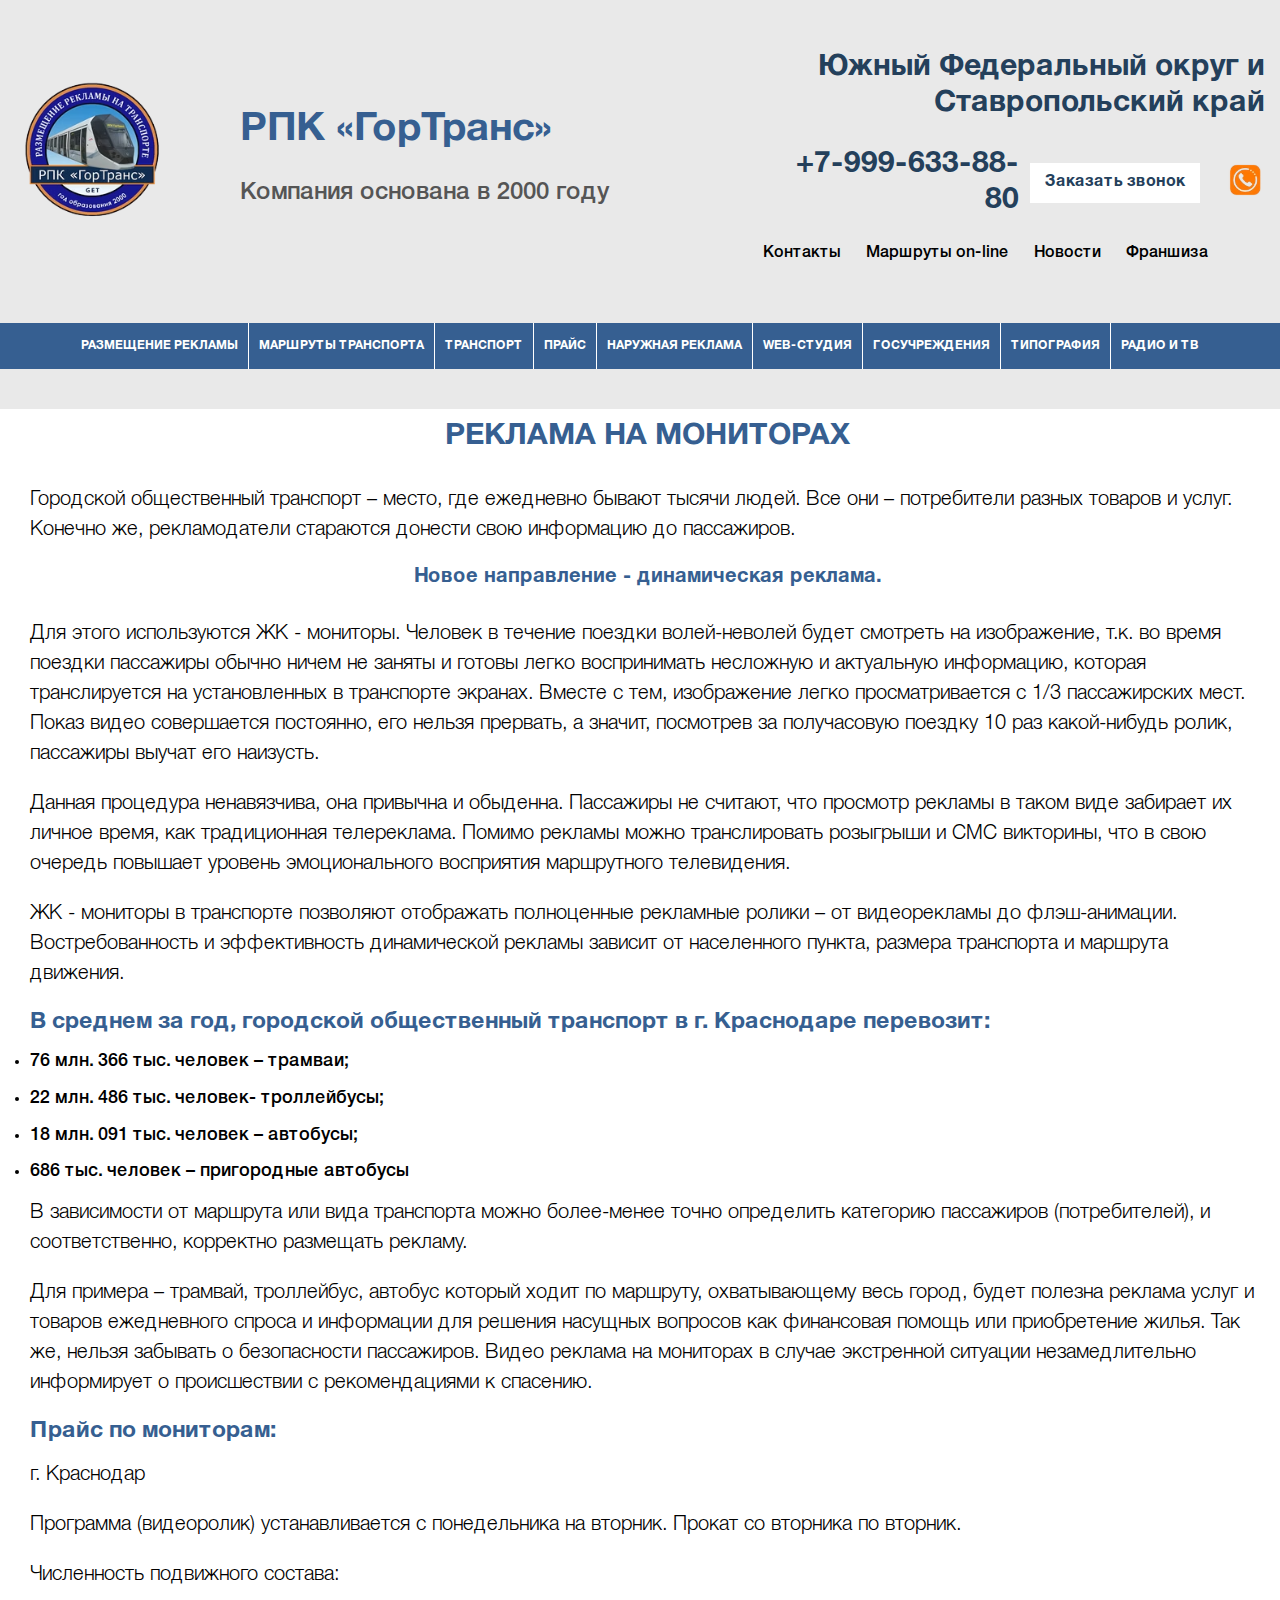
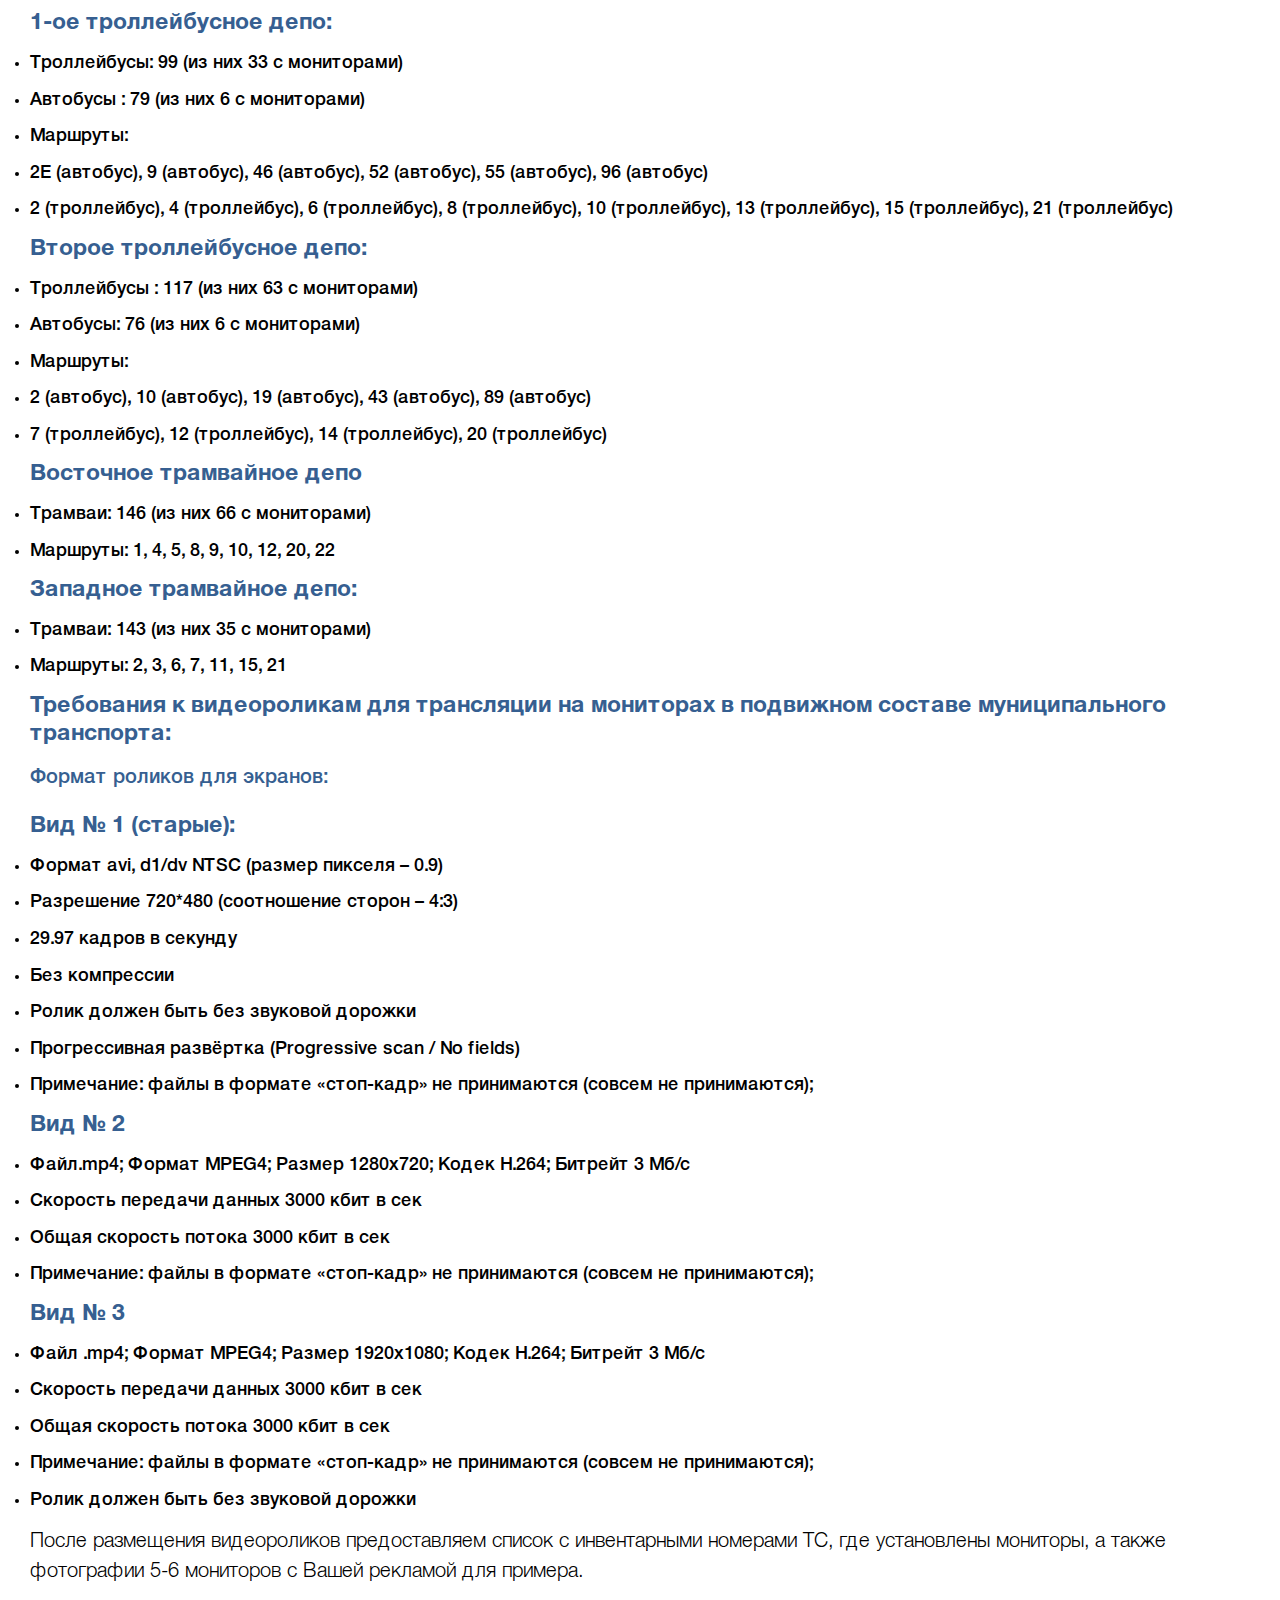
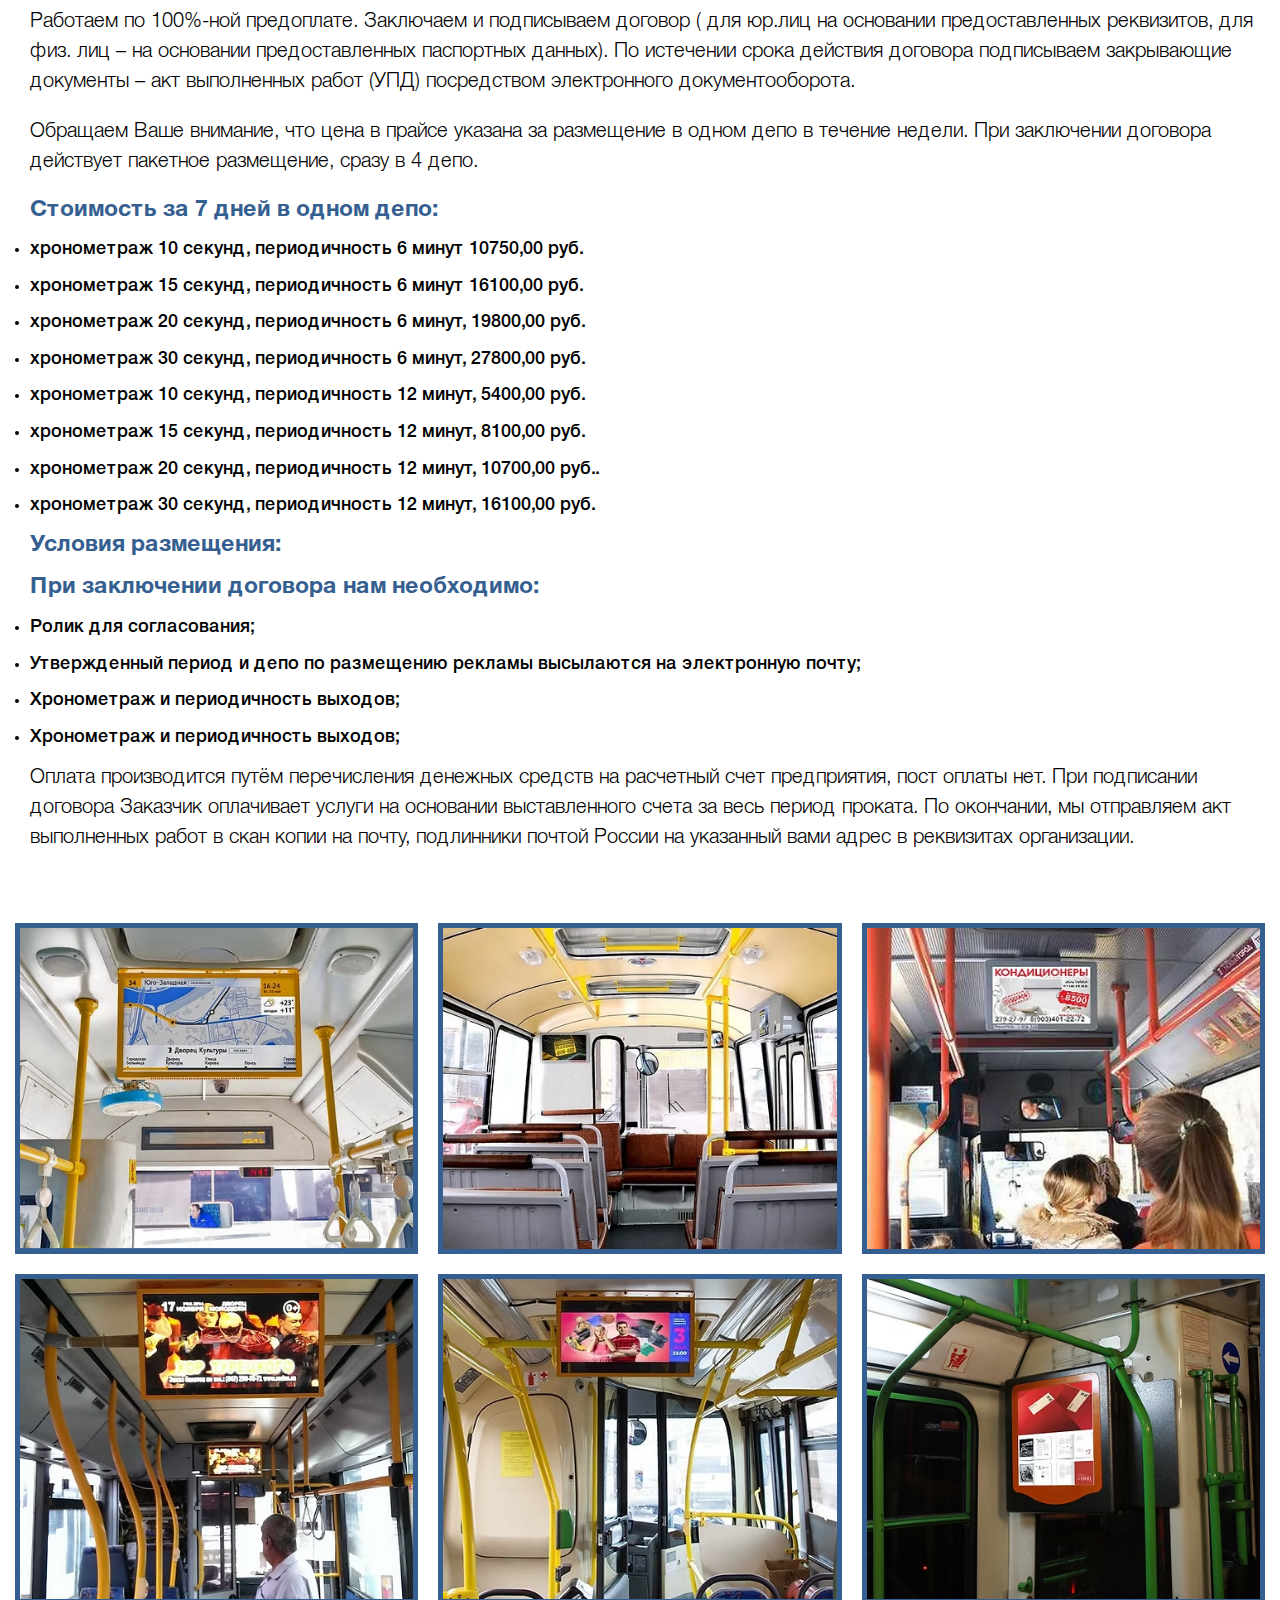
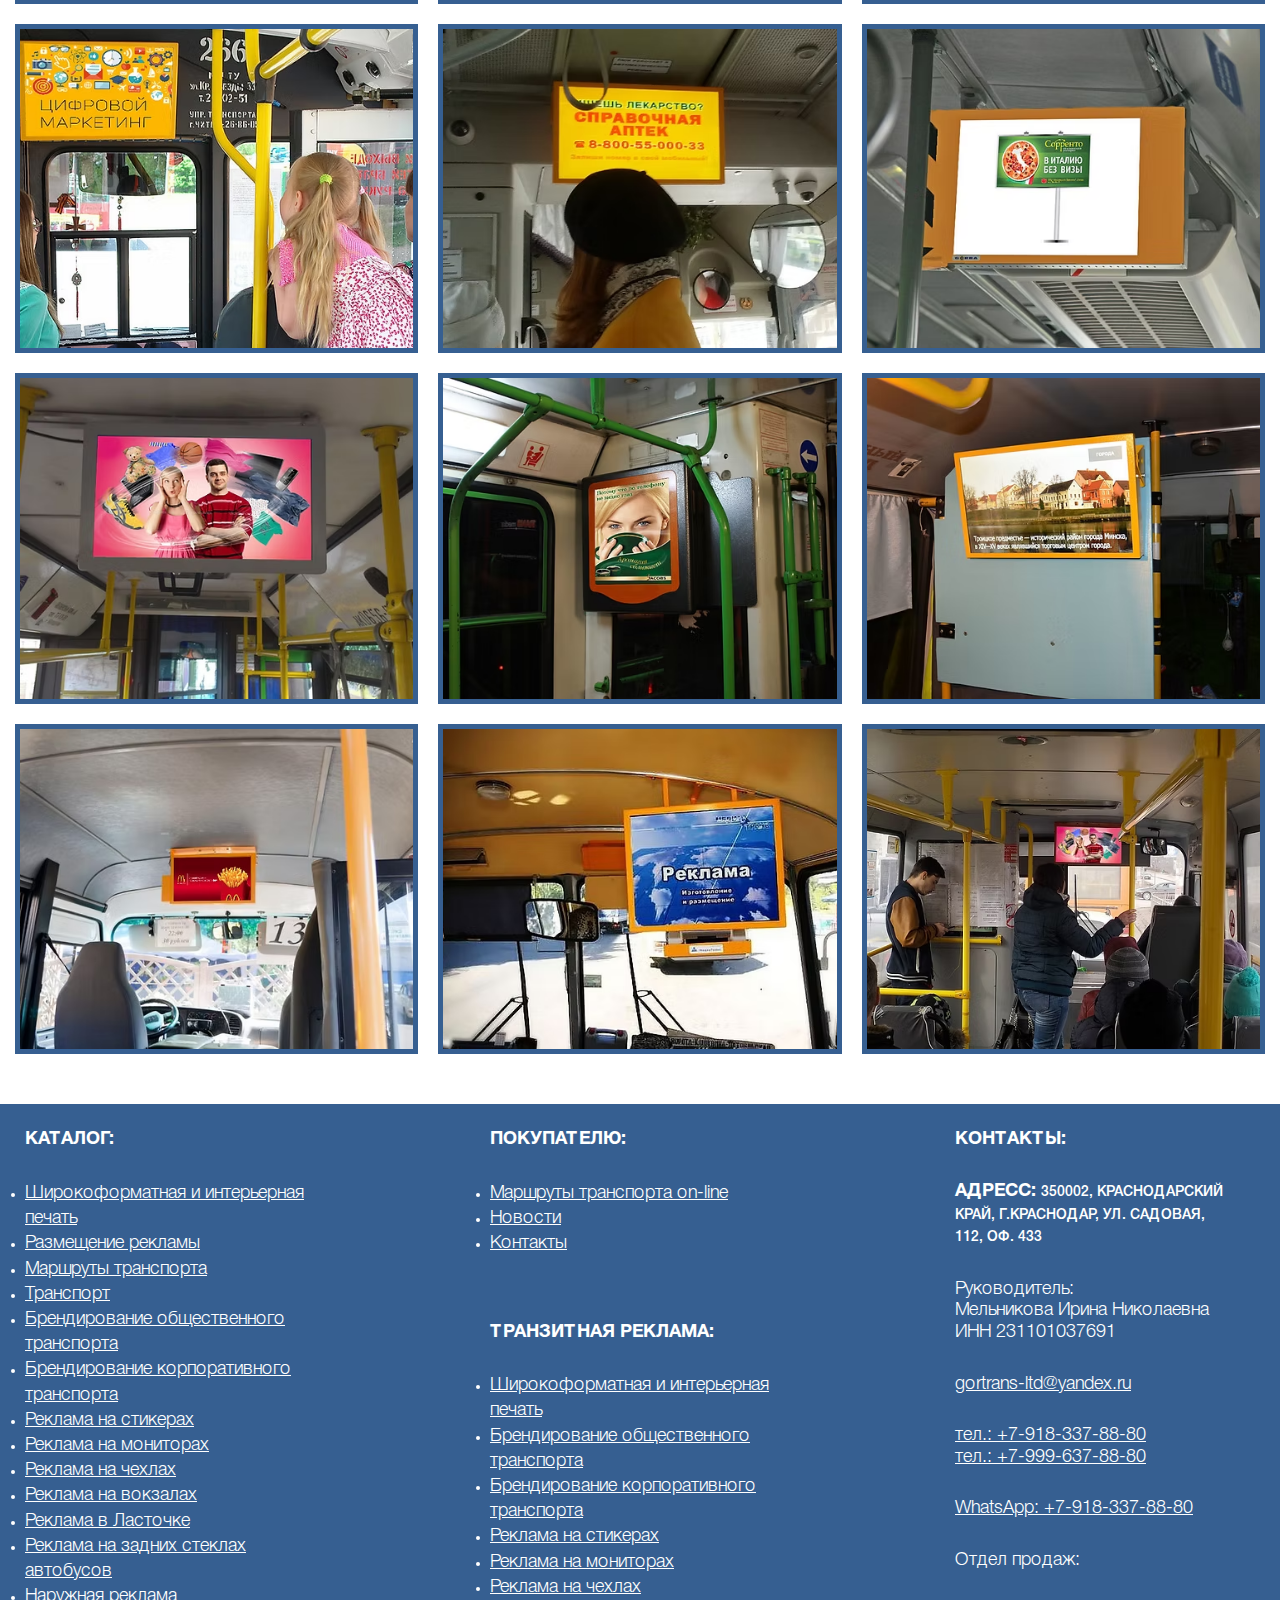
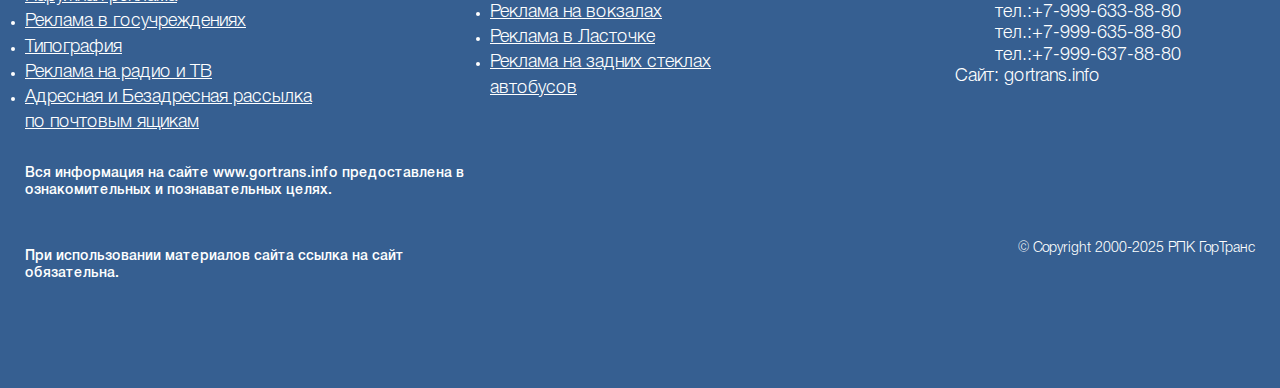
<file: adverisiment-monitor.html>
<!DOCTYPE html>
<html lang="en">
<head>
    <meta charset="UTF-8">
    <meta name="viewport" content="width=device-width, initial-scale=1.0">
    <link rel="stylesheet" href="css/style.min.css">
    <link rel="stylesheet" href="css/baguetteBox.min.css">
    <title>Брэндирование транспорта</title>
</head>
<body>
    <div class="body-container">
        <header class="header">
            <div class="container header-container">
                <div class="header-wrapper">
                    <div class="header-left">
                        <a href="index.html" class="header-logo"> <img src="icon/logo.svg" alt="логотип сайта"></a>
                        <div class="header-text">
                            <h2 class="header-title">РПК «ГорТранс»</h2>
                            <h3 class="header-subtitle">Компания  основана  в 2000 году</h3>
                        </div>
                        <div class="hamburger">
                            <span></span><span></span><span></span>
                        </div>
                        <nav class="hamburger-nav">
                            <ul class="hamburger-nav__list">
                                <li class="hamburger-nav__item"><div class="hamburger-nav__link">Размещение рекламы</div>
                                    <ul class="hamburger-nav__sublist">
                                        <li class="hamburger-nav__subitem"><a href="branding.html" target="_blank" class="hamburger-nav__sublink">Брэндирование транспорта</a></li>
                                        <li class="hamburger-nav__subitem"><a href="monitors.html" target="_blank" class="hamburger-nav__sublink">Реклама на мониторах</a></li>
                                        <li class="hamburger-nav__subitem"><a href="sticers.html" target="_blank" class="hamburger-nav__sublink">Реклама на стикерах</a></li>
                                        <li class="hamburger-nav__subitem"><a href="#" class="hamburger-nav__sublink">Реклама на чехлах</a></li>
                                        <li class="hamburger-nav__subitem"><a href="#" class="hamburger-nav__sublink">Реклама на промобоксах</a></li>
                                        <li class="hamburger-nav__subitem"><a href="#" class="hamburger-nav__sublink">Реклама на проездных билетах</a></li>
                                    </ul>
                                </li>
                                <li class="hamburger-nav__item"><div class="hamburger-nav__link">Маршруты транспорта</div>
                                    <ul class="hamburger-nav__sublist">
                                        <li class="hamburger-nav__subitem"><a href="#" class="hamburger-nav__sublink">Краснодар</a></li>
                                        <li class="hamburger-nav__subitem"><a href="#" class="hamburger-nav__sublink">Республика Адыгея</a></li>
                                        <li class="hamburgernav__subitem"><a  href="#"  class="hamburger-nav__sublink">Новороссийск</a></li>
                                        <li class="hamburger-nav__subitem"><a href="#" class="hamburger-nav__sublink">Сочи</a></li>
                                        <li class="hamburger-nav__subitem"><a href="#" class="hamburger-nav__sublink">Армовир</a></li>
                                        <li class="hamburger-nav__subitem"><a href="#" class="hamburger-nav__sublink">РА Адыгея и Майкоп</a></li>
                                        <li class="hamburger-nav__subitem"><a href="#" class="hamburger-nav__sublink">Ростов-на-Дону</a></li>
                                        <li class="hamburger-nav__subitem"><a href="#" class="hamburger-nav__sublink">Ставрополь</a></li>
                                        <li class="hamburger-nav__subitem"><a href="#" class="hamburger-nav__sublink">Волгоград</a></li>
                                        <li class="hamburger-nav__subitem"><a href="#" class="hamburger-nav__sublink">Астрахань</a></li>
                                    </ul>
                                </li>
                                <li class="hamburger-nav__item"><div class="hamburger-nav__link">Транспорт</div>
                                    <ul class="hamburger-nav__sublist  hamburger-nav__small">
                                        <li class="hamburger-nav__subitem"><a href="#" class="hamburger-nav__sublink">Травмваи</a></li>
                                        <li class="hamburger-nav__subitem"><a href="#" class="hamburger-nav__sublink">Автобусы</a></li>
                                        <li class="hamburger-nav__subitem"><a href="#" class="hamburger-nav__sublink">Троллейбусы</a></li>
                                        <li class="hamburger-nav__subitem"><a href="#" class="hamburger-nav__sublink">Маршрутные такси</a></li>
                                        <li class="hamburger-nav__subitem"><a href="#" class="hamburger-nav__sublink">Метротрам</a></li>
                                        <li class="hamburger-nav__subitem"><a href="#" class="hamburger-nav__sublink">Электропоезд "Ласточка"</a></li>
                                    </ul>
                                </li>
                                <li class="hamburger-nav__item"><div class="hamburger-nav__link">Прайс</div>
                                    <ul class="hamburger-nav__sublist  hamburger-nav__big">
                                        <li class="hamburger-nav__subitem"><a href="#" class="hamburger-nav__sublink">Брэндирование общественного транспорта</a></li>
                                        <li class="hamburger-nav__subitem"><a href="#" class="hamburger-nav__sublink">Реклама на чехлах</a></li>
                                        <li class="hamburger-nav__subitem"><a href="#" class="hamburger-nav__sublink">Реклама на стикерах</a></li>
                                        <li class="hamburger-nav__subitem"><a href="#" class="hamburger-nav__sublink">Реклама на задних стеклах автобусов</a></li>
                                        <li class="hamburger-nav__subitem"><a href="#" class="hamburger-nav__sublink">Реклама в "Ласточках"</a></li>
                                        <li class="hamburger-nav__subitem"><a href="#" class="hamburger-nav__sublink">Реклама на "мониторах"</a></li>
                                        <li class="hamburger-nav__subitem"><a href="#" class="hamburger-nav__sublink">Брэндирование корпоративного транспорта</a></li>
                                        <li class="hamburger-nav__subitem"><a href="#" class="hamburger-nav__sublink">Реклама на вокзалах</a></li>
                                    </ul>
                                </li>
                                <li class="hamburger-nav__item"><div class="hamburger-nav__link">Наружная реклама</div>
                                    <ul class="hamburger-nav__sublist">
                                        <li class="hamburger-nav__subitem"><a href="#" class="hamburger-nav__sublink">Билборды 3,0 Х 6,0</a></li>
                                        <li class="hamburger-nav__subitem"><a href="#" class="hamburger-nav__sublink">Ситборды 2,70 Х 3,70</a></li>
                                        <li class="hamburger-nav__subitem"><a href="#" class="hamburger-nav__sublink">Пилоны 1,20 Х 1,80</a></li>
                                        <li class="hamburger-nav__subitem"><a href="#" class="hamburger-nav__sublink">Пилларсы 1,40 Х 3,0</a></li>
                                        <li class="hamburger-nav__subitem"><a href="#" class="hamburger-nav__sublink">Светодиодные экраны</a></li>
                                        <li class="hamburger-nav__subitem"><a href="#" class="hamburger-nav__sublink">Суперсайты</a></li>
                                        <li class="hamburger-nav__subitem"><a href="#" class="hamburgernav__sublink">Брандмауэры</a></li>
                                    </ul>
                                </li>
                                <li class="hamburger-nav__item last-nav"><a href="#" class="hamburger-nav__link">WEB-студия</a></li>
                                <li class="hamburger-nav__item"><div class="hamburger-nav__link">Госучреждения</div>
                                    <ul class="hamburger-nav__sublist hamburger-nav__small">
                                        <li class="hamburger-nav__subitem"><a href="#" class="hamburger-nav__sublink">ФГУП "ПОЧТА РОССИИ" г.Краснодар</a></li>
                                        <li class="hamburger-nav__subitem"><a href="#" class="hamburger-nav__sublink">ФГУП "ПОЧТА РОССИИ" КК</a></li>
                                    </ul>
                                </li>
                                <li class="hamburger-nav__item"><div class="hamburger-nav__link">Типография</div>
                                    <ul class="hamburger-nav__sublist">
                                        <li class="hamburger-nav__subitem"><a href="#" class="hamburger-nav__sublink">ПРАЙС</a></li>
                                        <li class="hamburger-nav__subitem"><a href="#" class="hamburger-nav__sublink">УСЛУГИ ДИЗАЙНЕРА</a></li>
                                        <li class="hamburger-nav__subitem"><a href="#" class="hamburger-nav__sublink">ВИЗИТКИ</a></li>
                                        <li class="hamburger-nav__subitem"><a href="#" class="hamburger-nav__sublink">ЛИСТОВКИ </a></li>
                                        <li class="hamburger-nav__subitem"><a href="#" class="hamburger-nav__sublink">БУКЛЕТЫ</a></li>
                                        <li class="hamburger-nav__subitem"><a href="#" class="hamburger-nav__sublink">НАКЛЕЙКИ</a></li>
                                        <li class="hamburger-nav__subitem"><a href="#" class="hamburger-nav__sublink">ОТКРЫТКИ</a></li>
                                        <li class="hamburger-nav__subitem"><a href="#" class="hamburger-nav__sublink">БЛОКНОТЫ</a></li>

                                        <li class="hamburger-nav__subitem"><a href="#" class="hamburger-nav__sublink">ПЛАКАТЫ</a></li>
                                        <li class="hamburger-nav__subitem"><a href="#" class="hamburger-nav__sublink">ГРАМОТЫ</a></li>
                                        <li class="hamburger-nav__subitem"><a href="#" class="hamburger-nav__sublink">БРОШЮРЫ</a></li>
                                        <li class="hamburger-nav__subitem"><a href="#" class="hamburger-nav__sublink">ПАКЕТЫ</a></li>
                                        <li class="hamburger-nav__subitem"><a href="#" class="hamburger-nav__sublink">ПАПКИ</a></li>
                                        <li class="hamburger-nav__subitem"><a href="#" class="hamburger-nav__sublink">КАРТЫ</a></li>
                                        <li class="hamburger-nav__subitem"><a href="#" class="hamburger-nav__sublink">КАЛЕНДАРИ</a></li>
                                        <li class="hamburger-nav__subitem"><a href="#" class="hamburger-nav__sublink">ЖУРНАЛЫ</a></li>
                                        <li class="hamburger-nav__subitem"><a href="#" class="hamburger-nav__sublink">БЛАНКИ</a></li>
                                        <li class="hamburger-nav__subitem"><a href="#" class="hamburger-nav__sublink">БЛОКИ / КУБАРИКИ</a></li>
                                        <li class="hamburger-nav__subitem"><a href="#" class="hamburger-nav__sublink">БЛАНКИ</a></li>
                                    </ul>
                                </li>
                                <li class="hamburger-nav__item last-nav"><a href="#" class="hamburger-nav__link">Радио и ТВ</a></li>                                
                            </ul>
                        </nav>
                    </div>                    
                    <div class="header-right">
                        <div class="header-right__name">Южный Федеральный округ и Ставропольский край</div>
                        <div class="header-right__box">
                            <a href="tel:79996338880" class="header-right__phone">+7-999-633-88-80</a>
                            <button class="header-right__btn">Заказать звонок</button>
                            <div class="header-right__icon">
                                <img src="icon/phone.svg" alt="телефон">
                            </div>
                        </div>
                        <nav class="header-navs">
                            <ul class="header-list">
                                <li class="header-item"><a href="#" class="header-link">Контакты</a></li>
                                <li class="header-item"><a href="#" class="header-link">Маршруты on-line</a></li>
                                <li class="header-item"><a href="#" class="header-link">Новости</a></li>
                                <li class="header-item"><a href="#" class="header-link">Франшиза</a></li>
                            </ul>
                        </nav>
                    </div>
                </div>
            </div>  
            <div class="header-head">
                <nav class="header-nav">
                    <ul class="header-nav__list">
                        <li class="header-nav__item"><div class="header-nav__link">Размещение рекламы</div>
                            <ul class="header-nav__sublist">
                                <li class="header-nav__subitem"><a href="branding.html" target="_blank" class="header-nav__sublink">Брэндирование транспорта</a></li>
                                <li class="header-nav__subitem"><a href="monitors.html" target="_blank" class="header-nav__sublink">Реклама на мониторах</a></li>
                                <li class="header-nav__subitem"><a href="sticers.html" target="_blank" class="header-nav__sublink">Реклама на стикерах</a></li>
                                <li class="header-nav__subitem"><a href="#" class="header-nav__sublink">Реклама на чехлах</a></li>
                                <li class="header-nav__subitem"><a href="#" class="header-nav__sublink">Реклама на промобоксах</a></li>
                                <li class="header-nav__subitem"><a href="#" class="header-nav__sublink">Реклама на проездных билетах</a></li>
                            </ul>
                        </li>
                        <li class="header-nav__item"><div class="header-nav__link">Маршруты транспорта</div>
                            <ul class="header-nav__sublist">
                                <li class="header-nav__subitem"><a href="#" class="header-nav__sublink">Краснодар</a></li>
                                <li class="header-nav__subitem"><a href="#" class="header-nav__sublink">Республика Адыгея</a></li>
                                <li class="header-nav__subitem"><a href="#" class="header-nav__sublink">Новороссийск</a></li>
                                <li class="header-nav__subitem"><a href="#" class="header-nav__sublink">Сочи</a></li>
                                <li class="header-nav__subitem"><a href="#" class="header-nav__sublink">Армовир</a></li>
                                <li class="header-nav__subitem"><a href="#" class="header-nav__sublink">РА Адыгея и Майкоп</a></li>
                                <li class="header-nav__subitem"><a href="#" class="header-nav__sublink">Ростов-на-Дону</a></li>
                                <li class="header-nav__subitem"><a href="#" class="header-nav__sublink">Ставрополь</a></li>
                                <li class="header-nav__subitem"><a href="#" class="header-nav__sublink">Волгоград</a></li>
                                <li class="header-nav__subitem"><a href="#" class="header-nav__sublink">Астрахань</a></li>
                            </ul>
                        </li>
                        <li class="header-nav__item"><div class="header-nav__link">Транспорт</div>
                            <ul class="header-nav__sublist  header-nav__small">
                                <li class="header-nav__subitem"><a href="#" class="header-nav__sublink">Травмваи</a></li>
                                <li class="header-nav__subitem"><a href="#" class="header-nav__sublink">Автобусы</a></li>
                                <li class="header-nav__subitem"><a href="#" class="header-nav__sublink">Троллейбусы</a></li>
                                <li class="header-nav__subitem"><a href="#" class="header-nav__sublink">Маршрутные такси</a></li>
                                <li class="header-nav__subitem"><a href="#" class="header-nav__sublink">Метротрам</a></li>
                                <li class="header-nav__subitem"><a href="#" class="header-nav__sublink">Электропоезд "Ласточка"</a></li>
                            </ul>
                        </li>
                        <li class="header-nav__item"><div class="header-nav__link">Прайс</div>
                            <ul class="header-nav__sublist  header-nav__big">
                                <li class="header-nav__subitem"><a href="#" class="header-nav__sublink">Брэндирование общественного транспорта</a></li>
                                <li class="header-nav__subitem"><a href="#" class="header-nav__sublink">Реклама на чехлах</a></li>
                                <li class="header-nav__subitem"><a href="#" class="header-nav__sublink">Реклама на стикерах</a></li>
                                <li class="header-nav__subitem"><a href="#" class="header-nav__sublink">Реклама на задних стеклах автобусов</a></li>
                                <li class="header-nav__subitem"><a href="#" class="header-nav__sublink">Реклама в "Ласточках"</a></li>
                                <li class="header-nav__subitem"><a href="#" class="header-nav__sublink">Реклама на "мониторах"</a></li>
                                <li class="header-nav__subitem"><a href="#" class="header-nav__sublink">Брэндирование корпоративного транспорта</a></li>
                                <li class="header-nav__subitem"><a href="#" class="header-nav__sublink">Реклама на вокзалах</a></li>
                            </ul>
                        </li>
                        <li class="header-nav__item"><div class="header-nav__link">Наружная реклама</div>
                            <ul class="header-nav__sublist">
                                <li class="header-nav__subitem"><a href="#" class="header-nav__sublink">Билборды 3,0 Х 6,0</a></li>
                                <li class="header-nav__subitem"><a href="#" class="header-nav__sublink">Ситборды 2,70 Х 3,70</a></li>
                                <li class="header-nav__subitem"><a href="#" class="header-nav__sublink">Пилоны 1,20 Х 1,80</a></li>
                                <li class="header-nav__subitem"><a href="#" class="header-nav__sublink">Пилларсы 1,40 Х 3,0</a></li>
                                <li class="header-nav__subitem"><a href="#" class="header-nav__sublink">Светодиодные экраны</a></li>
                                <li class="header-nav__subitem"><a href="#" class="header-nav__sublink">Суперсайты</a></li>
                                <li class="header-nav__subitem"><a href="#" class="header-nav__sublink">Брандмауэры</a></li>
                            </ul>
                        </li>
                        <li class="header-nav__item"><a href="#" class="header-nav__link">WEB-студия</a></li>
                        <li class="header-nav__item"><div class="header-nav__link">Госучреждения</div>
                            <ul class="header-nav__sublist header-nav__small">
                                <li class="header-nav__subitem"><a href="#" class="header-nav__sublink">ФГУП "ПОЧТА РОССИИ" г.Краснодар</a></li>
                                <li class="header-nav__subitem"><a href="#" class="header-nav__sublink">ФГУП "ПОЧТА РОССИИ" КК</a></li>
                            </ul>
                        </li>
                        <li class="header-nav__item"><div class="header-nav__link">Типография</div>
                            <ul class="header-nav__sublist">
                                <li class="header-nav__subitem"><a href="#" class="header-nav__sublink">ПРАЙС</a></li>
                                <li class="header-nav__subitem"><a href="#" class="header-nav__sublink">УСЛУГИ ДИЗАЙНЕРА</a></li>
                                <li class="header-nav__subitem"><a href="#" class="header-nav__sublink">ВИЗИТКИ</a></li>
                                <li class="header-nav__subitem"><a href="#" class="header-nav__sublink">ЛИСТОВКИ </a></li>
                                <li class="header-nav__subitem"><a href="#" class="header-nav__sublink">БУКЛЕТЫ</a></li>
                                <li class="header-nav__subitem"><a href="#" class="header-nav__sublink">НАКЛЕЙКИ</a></li>
                                <li class="header-nav__subitem"><a href="#" class="header-nav__sublink">ОТКРЫТКИ</a></li>
                                <li class="header-nav__subitem"><a href="#" class="header-nav__sublink">БЛОКНОТЫ</a></li>

                                <li class="header-nav__subitem"><a href="#" class="header-nav__sublink">ПЛАКАТЫ</a></li>
                                <li class="header-nav__subitem"><a href="#" class="header-nav__sublink">ГРАМОТЫ</a></li>
                                <li class="header-nav__subitem"><a href="#" class="header-nav__sublink">БРОШЮРЫ</a></li>
                                <li class="header-nav__subitem"><a href="#" class="header-nav__sublink">ПАКЕТЫ</a></li>
                                <li class="header-nav__subitem"><a href="#" class="header-nav__sublink">ПАПКИ</a></li>
                                <li class="header-nav__subitem"><a href="#" class="header-nav__sublink">КАРТЫ</a></li>
                                <li class="header-nav__subitem"><a href="#" class="header-nav__sublink">КАЛЕНДАРИ</a></li>
                                <li class="header-nav__subitem"><a href="#" class="header-nav__sublink">ЖУРНАЛЫ</a></li>
                                <li class="header-nav__subitem"><a href="#" class="header-nav__sublink">БЛАНКИ</a></li>
                                <li class="header-nav__subitem"><a href="#" class="header-nav__sublink">БЛОКИ / КУБАРИКИ</a></li>
                                <li class="header-nav__subitem"><a href="#" class="header-nav__sublink">БЛАНКИ</a></li>
                            </ul>
                        </li>
                        <li class="header-nav__item last-nav"><div class="header-nav__link">Радио и ТВ</div></li>                    
                    </ul>
                </nav> 
            </div>                    
        </header>
        <main class="content">
            <section class="work">
                <div class="container">
                    <h1 class="work-title">РЕКЛАМА НА МОНИТОРАХ</h1>
                    <div class="work-content">
                        <p class="work-content__descr">Городской общественный транспорт – место, где ежедневно бывают тысячи людей. Все они – потребители разных товаров и услуг. Конечно же, рекламодатели стараются донести свою информацию до пассажиров. </p>
                        <h4 class="work-subtitle">Новое направление - динамическая реклама.</h4>
                        <p class="work-content__descr">Для этого используются ЖК - мониторы. Человек в течение поездки волей-неволей будет смотреть на изображение, т.к. во время поездки пассажиры обычно ничем не заняты и готовы легко воспринимать несложную и актуальную информацию, которая транслируется на установленных в транспорте экранах. Вместе с тем, изображение легко просматривается с 1/3 пассажирских мест. Показ видео совершается постоянно, его нельзя прервать, а значит, посмотрев за получасовую поездку 10 раз какой-нибудь ролик,  пассажиры выучат его наизусть.</p>
                        <p class="work-content__descr">Данная процедура ненавязчива, она привычна и обыденна. Пассажиры не считают, что просмотр рекламы в таком виде забирает их личное время, как традиционная телереклама. Помимо рекламы можно транслировать розыгрыши и СМС викторины, что в свою очередь повышает уровень эмоционального восприятия маршрутного телевидения.</p>
                        <p class="work-content__descr">ЖК - мониторы в транспорте позволяют отображать полноценные рекламные ролики – от видеорекламы до флэш-анимации. Востребованность и эффективность динамической рекламы зависит от населенного пункта, размера транспорта и маршрута движения.</p>
                        <h2 class="work-content__title">В среднем за год, городской общественный транспорт в г. Краснодаре перевозит:</h2>
                        <ul class="work-content__list">
                            <li class="work-content__item">76 млн. 366 тыс. человек – трамваи;</li>
                            <li class="work-content__item">22 млн. 486 тыс. человек- троллейбусы;</li>
                            <li class="work-content__item">18 млн. 091 тыс. человек – автобусы;</li>  
                            <li class="work-content__item">686 тыс. человек – пригородные автобусы</li>                           
                        </ul>
                        <p class="work-content__descr">В зависимости от маршрута или вида транспорта можно более-менее точно определить категорию пассажиров (потребителей),  и соответственно, корректно размещать рекламу.</p>
                        <p class="work-content__descr">Для примера – трамвай, троллейбус, автобус который ходит по маршруту, охватывающему весь город, будет полезна реклама услуг и товаров ежедневного спроса и информации для решения насущных вопросов как финансовая помощь или приобретение жилья. Так же, нельзя забывать о безопасности пассажиров. Видео реклама на мониторах в случае экстренной ситуации незамедлительно информирует о происшествии с рекомендациями к спасению.</p>
                        <h2 class="work-content__title">Прайс по мониторам:</h2>
                        <p class="work-content__descr">г. Краснодар</p>
                        <p class="work-content__descr">Программа (видеоролик) устанавливается с понедельника на вторник. Прокат со вторника по вторник.</p>
                        <p class="work-content__descr">Численность подвижного состава:</p>
                        <h2 class="work-content__title">1-ое троллейбусное депо:</h2>
                        <ul class="work-content__list">
                            <li class="work-content__item">Троллейбусы: 99 (из них 33 с мониторами)</li>
                            <li class="work-content__item">Автобусы : 79 (из них 6 с мониторами)</li>
                            <li class="work-content__item">Маршруты: </li>  
                            <li class="work-content__item">2Е (автобус), 9 (автобус), 46 (автобус), 52 (автобус), 55 (автобус), 96 (автобус)</li>     
                            <li class="work-content__item">2 (троллейбус), 4 (троллейбус), 6 (троллейбус), 8 (троллейбус), 10 (троллейбус), 13 (троллейбус), 15 (троллейбус), 21 (троллейбус)</li>                        
                        </ul>
                        <h2 class="work-content__title">Второе троллейбусное депо: </h2>
                        <ul class="work-content__list">
                            <li class="work-content__item">Троллейбусы : 117 (из них 63 с мониторами)</li>
                            <li class="work-content__item">Автобусы: 76 (из них 6 с мониторами)</li>
                            <li class="work-content__item">Маршруты:</li>  
                            <li class="work-content__item">2 (автобус), 10 (автобус), 19 (автобус), 43 (автобус), 89 (автобус)</li>     
                            <li class="work-content__item">7 (троллейбус), 12 (троллейбус), 14 (троллейбус), 20 (троллейбус)</li>                        
                        </ul>
                        <h2 class="work-content__title">Восточное трамвайное депо</h2>
                        <ul class="work-content__list">
                            <li class="work-content__item">Трамваи: 146 (из них 66 с мониторами)</li>
                            <li class="work-content__item">Маршруты: 1, 4, 5, 8, 9, 10, 12, 20, 22</li>                       
                        </ul>
                        <h2 class="work-content__title">Западное трамвайное депо:</h2>
                        <ul class="work-content__list">
                            <li class="work-content__item">Трамваи: 143 (из них 35 с мониторами)</li>
                            <li class="work-content__item">Маршруты: 2, 3, 6, 7, 11, 15, 21</li>                       
                        </ul>
                        <h2 class="work-content__title">Требования к видеороликам для трансляции на мониторах в подвижном составе муниципального транспорта:</h2>
                        <p class="work-content__descr"><b>Формат роликов для экранов:</b></p>
                        <h2 class="work-content__title">Вид № 1 (старые):</h2>
                        <ul class="work-content__list">
                            <li class="work-content__item">Формат avi, d1/dv NTSC (размер пикселя – 0.9)</li>
                            <li class="work-content__item">Разрешение 720*480 (соотношение сторон – 4:3)</li>      
                            <li class="work-content__item">29.97 кадров в секунду</li> 
                            <li class="work-content__item">Без компрессии</li> 
                            <li class="work-content__item">Ролик должен быть без звуковой дорожки</li> 
                            <li class="work-content__item">Прогрессивная развёртка (Progressive scan / No fields)</li>    
                            <li class="work-content__item">Примечание: файлы в формате «стоп-кадр» не принимаются (совсем не принимаются);</li>               
                        </ul>
                        <h2 class="work-content__title">Вид № 2</h2>
                        <ul class="work-content__list">
                            <li class="work-content__item">Файл.mp4; Формат MPEG4; Размер 1280х720; Кодек H.264; Битрейт 3 Мб/с</li>
                            <li class="work-content__item">Скорость передачи данных 3000 кбит в сек</li>      
                            <li class="work-content__item">Общая скорость потока 3000 кбит в сек</li> 
                            <li class="work-content__item">Примечание: файлы в формате «стоп-кадр» не принимаются (совсем не принимаются);</li>                
                        </ul>
                        <h2 class="work-content__title">Вид № 3</h2>
                        <ul class="work-content__list">
                            <li class="work-content__item">Файл .mp4;  Формат MPEG4;  Размер 1920х1080;  Кодек H.264; Битрейт 3 Мб/с</li>
                            <li class="work-content__item">Скорость передачи данных 3000 кбит в сек</li>      
                            <li class="work-content__item">Общая скорость потока 3000 кбит в сек</li> 
                            <li class="work-content__item">Примечание: файлы в формате «стоп-кадр» не принимаются (совсем не принимаются);</li>          
                            <li class="work-content__item">Ролик должен быть без звуковой дорожки</li>       
                        </ul>
                        <p class="work-content__descr">После размещения видеороликов предоставляем список с инвентарными номерами ТС, где установлены мониторы, а также фотографии 5-6 мониторов с Вашей рекламой для примера.</p>
                        <p class="work-content__descr">Работаем по 100%-ной предоплате. Заключаем и подписываем договор ( для юр.лиц на основании предоставленных реквизитов, для физ. лиц – на основании предоставленных паспортных данных). По истечении срока действия договора подписываем закрывающие документы – акт выполненных работ (УПД)  посредством электронного документооборота.</p>
                        <p class="work-content__descr">Обращаем Ваше внимание, что цена в прайсе указана за размещение в одном депо в течение недели. При заключении договора действует пакетное размещение, сразу в 4 депо.</p>
                        <h2 class="work-content__title">Стоимость за 7 дней в одном депо:</h2>
                        <ul class="work-content__list">
                            <li class="work-content__item">хронометраж 10 секунд, периодичность 6 минут 10750,00 руб.</li>
                            <li class="work-content__item">хронометраж  15 секунд, периодичность 6 минут 16100,00 руб.</li>      
                            <li class="work-content__item">хронометраж 20 секунд, периодичность 6 минут, 19800,00 руб.</li> 
                            <li class="work-content__item">хронометраж 30 секунд, периодичность 6 минут, 27800,00 руб.</li>          
                            <li class="work-content__item">хронометраж 10 секунд, периодичность 12 минут, 5400,00 руб.</li>   
                            <li class="work-content__item">хронометраж 15 секунд, периодичность 12 минут, 8100,00 руб.</li>
                            <li class="work-content__item">хронометраж 20 секунд, периодичность 12 минут, 10700,00 руб..</li>      
                            <li class="work-content__item">хронометраж 30 секунд, периодичность 12 минут, 16100,00 руб.</li>    
                        </ul>
                        <h2 class="work-content__title">Условия размещения:</h2>
                        <h2 class="work-content__title">При заключении договора нам необходимо:</h2>
                        <ul class="work-content__list">
                            <li class="work-content__item">Ролик для согласования;</li>
                            <li class="work-content__item">Утвержденный период и депо по размещению рекламы высылаются на электронную почту;</li>      
                            <li class="work-content__item">Хронометраж и периодичность выходов;</li> 
                            <li class="work-content__item">Хронометраж и периодичность выходов;</li>              
                        </ul>
                        <p class="work-content__descr">Оплата производится путём перечисления денежных средств на расчетный счет предприятия, пост оплаты нет. При подписании договора Заказчик оплачивает услуги на основании выставленного счета за весь период проката. По окончании, мы отправляем акт выполненных работ в скан копии на почту, подлинники почтой России на указанный вами адрес в реквизитах организации.</p>
                    </div>
                </div>
            </section>
             <section class="galerey">
                <div class="container">
                    <div class="galerey-buget">
                        <a href="img/monitors/mon-001.png" data-caption="Реклама на мониторах" class="galerey-buget__img">
                            <img src="img/monitors/mon-001.png" alt="Реклама на мониторах">
                        </a>
                        <a href="img/monitors/mon-002.png" data-caption="Реклама на мониторах" class="galerey-buget__img">
                            <img src="img/monitors/mon-002.png" alt="Реклама на мониторах">
                        </a>
                        <a href="img/monitors/mon-003.png" data-caption="Реклама на мониторах" class="galerey-buget__img">
                            <img src="img/monitors/mon-003.png" alt="Реклама на мониторах">
                        </a>
                        <a href="img/monitors/mon-004.png" data-caption="Реклама на мониторах" class="galerey-buget__img">
                            <img src="img/monitors/mon-004.png" alt="Реклама на мониторах">
                        </a>
                        <a href="img/monitors/mon-005.png" data-caption="Реклама на мониторах" class="galerey-buget__img">
                            <img src="img/monitors/mon-005.png" alt="Реклама на мониторах">
                        </a>
                        <a href="img/monitors/mon-006.png" data-caption="Реклама на мониторах" class="galerey-buget__img">
                            <img src="img/monitors/mon-006.png" alt="Реклама на мониторах">
                        </a>
                        <a href="img/monitors/mon-007.png" data-caption="Реклама на мониторах" class="galerey-buget__img">
                            <img src="img/monitors/mon-007.png" alt="Реклама на мониторах">
                        </a>
                        <a href="img/monitors/mon-008.png" data-caption="Реклама на мониторах" class="galerey-buget__img">
                            <img src="img/monitors/mon-008.png" alt="Реклама на мониторах">
                        </a>
                        <a href="img/monitors/mon-009.png" data-caption="Реклама на мониторах" class="galerey-buget__img">
                            <img src="img/monitors/mon-009.png" alt="Реклама на мониторах">
                        </a>
                        <a href="img/monitors/mon-010.png" data-caption="Реклама на мониторах" class="galerey-buget__img">
                            <img src="img/monitors/mon-010.png" alt="Реклама на мониторах">
                        </a>
                        <a href="img/monitors/mon-011.png" data-caption="Реклама на мониторах" class="galerey-buget__img">
                            <img src="img/monitors/mon-011.png" alt="Реклама на мониторах">
                        </a>
                        <a href="img/monitors/mon-012.png" data-caption="Реклама на мониторах" class="galerey-buget__img">
                            <img src="img/monitors/mon-012.png" alt="Реклама на мониторах">
                        </a>
                        <a href="img/monitors/mon-013.png" data-caption="Реклама на мониторах" class="galerey-buget__img">
                            <img src="img/monitors/mon-013.png" alt="Реклама на мониторах">
                        </a>
                        <a href="img/monitors/mon-014.png" data-caption="Реклама на мониторах" class="galerey-buget__img">
                            <img src="img/monitors/mon-014.png" alt="Реклама на мониторах">
                        </a>
                        <a href="img/monitors/mon-015.png" data-caption="Реклама на мониторах" class="galerey-buget__img">
                            <img src="img/monitors/mon-015.png" alt="Реклама на мониторах">
                        </a>
                    </div>
                </div>
            </section>
        </main>
        <footer class="footer">
            <div class="container">
                <div class="footer-wrapper">
                    <div class="footer-left">
                        <h3 class="footer-left__title">Каталог:</h3>
                        <ul class="footer-left__list footer-list">
                            <li class="footer-list__item"><a href="#" class="footer-list__link">Широкоформатная и интерьерная печать</a></li>
                            <li class="footer-list__item"><a href="#" class="footer-list__link">Размещение рекламы</a></li>
                            <li class="footer-list__item"><a href="#" class="footer-list__link">Маршруты транспорта</a></li>
                            <li class="footer-list__item"><a href="#" class="footer-list__link">Транспорт</a></li>
                            <li class="footer-list__item"><a href="#" class="footer-list__link">Брендирование общественного транспорта</a></li>
                            <li class="footer-list__item"><a href="#" class="footer-list__link">Брендирование корпоративного транспорта</a></li>
                            <li class="footer-list__item"><a href="#" class="footer-list__link">Реклама на стикерах</a></li>
                            <li class="footer-list__item"><a href="#" class="footer-list__link">Реклама на мониторах</a></li>
                            <li class="footer-list__item"><a href="#" class="footer-list__link">Реклама на чехлах</a></li>
                            <li class="footer-list__item"><a href="#" class="footer-list__link">Реклама на вокзалах</a></li>
                            <li class="footer-list__item"><a href="#" class="footer-list__link">Реклама в Ласточке</a></li>
                            <li class="footer-list__item"><a href="#" class="footer-list__link">Реклама на задних стеклах автобусов</a></li>
                            <li class="footer-list__item"><a href="#" class="footer-list__link">Наружная реклама</a></li>
                            <li class="footer-list__item"><a href="#" class="footer-list__link">Реклама в госучреждениях</a></li>
                            <li class="footer-list__item"><a href="#" class="footer-list__link">Типография</a></li>
                            <li class="footer-list__item"><a href="#" class="footer-list__link">Реклама на радио и ТВ</a></li>
                            <li class="footer-list__item"><a href="#" class="footer-list__link">Адресная и Безадресная рассылка по почтовым ящикам</a></li>
                        </ul>
                    </div>
                    <div class="footer-center">
                        <div class="footer-center__box">
                            <h3 class="footer-center__title">ПОКУПАТЕЛЮ:</h3>
                            <ul class="footer-left__list footer-list">
                                <li class="footer-list__item"><a href="#" class="footer-list__link">Маршруты транспорта on-line</a></li>
                                <li class="footer-list__item"><a href="#" class="footer-list__link">Новости</a></li>
                                <li class="footer-list__item"><a href="#" class="footer-list__link">Контакты</a></li>      
                            </ul>
                        </div>
                        <div class="footer-center__box">
                            <h3 class="footer-center__title">ТРАНЗИТНАЯ РЕКЛАМА:</h3>
                            <ul class="footer-left__list footer-list">
                                <li class="footer-list__item"><a href="#" class="footer-list__link">Широкоформатная и интерьерная печать</a></li>
                                <li class="footer-list__item"><a href="#" class="footer-list__link">Брендирование общественного транспорта</a></li>
                                <li class="footer-list__item"><a href="#" class="footer-list__link">Брендирование корпоративного транспорта</a></li> 
                                <li class="footer-list__item"><a href="#" class="footer-list__link">Реклама на стикерах</a></li>
                                <li class="footer-list__item"><a href="#" class="footer-list__link">Реклама на мониторах</a></li>
                                <li class="footer-list__item"><a href="#" class="footer-list__link">Реклама на чехлах</a></li>  
                                <li class="footer-list__item"><a href="#" class="footer-list__link">Реклама на вокзалах</a></li>
                                <li class="footer-list__item"><a href="#" class="footer-list__link">Реклама в Ласточке</a></li>
                                <li class="footer-list__item"><a href="#" class="footer-list__link">Реклама на задних стеклах автобусов</a></li>
                            </ul>
                        </div>                        
                    </div>
                    <div class="footer-right">
                        <h3 class="footer-right__title">КОНТАКТЫ:</h3>
                        <div class="footer-right__box">
                            <div class="footer-right__adress footer-adress">
                                <h4 class="footer-adress__title">Адресс: <span>350002, Краснодарский край, г.Краснодар, ул. Садовая, 112, оф. 433</span></h4>
                            </div>
                            <div class="footer-right__director footer-director">
                                <h4 class="footer-director__title">Руководитель: <br> Мельникова Ирина Николаевна ИНН 231101037691</h4>
                            </div>
                            <a href="gortrans-ltd@yandex.ru" target="_blank" class="footer-right__email footer-email">gortrans-ltd@yandex.ru</a>
                            <a href="tel:79183378880" class="footer-tel">тел.:  +7-918-337-88-80</a>
                            <a href="tel:79996378880" class="footer-tel">тел.:  +7-999-637-88-80</a>
                            <a href="https://wa.me/79183378880" class="footer-whatsap">WhatsApp: +7-918-337-88-80</a>
                            <div class="footer-sales">
                                <h3 class="footer-sales__title">Отдел продаж:</h3>
                                <a href="tel:79996338880" class="footer-sales__link">тел.:+7-999-633-88-80</a>    
                                <a href="tel:79996358880" class="footer-sales__link">тел.:+7-999-635-88-80</a>   
                                <a href="tel:79996378880" class="footer-sales__link">тел.:+7-999-637-88-80</a>   
                            </div>
                            <div class="footer-syte">Сайт: gortrans.info</div>
                        </div>
                    </div>
                </div>
                <div class="footer-box">
                    <div class="footer-warning">
                        <span>Вся информация на сайте www.gortrans.info предоставлена в ознакомительных и познавательных целях. </span>
                        <span>При использовании материалов сайта ссылка на сайт обязательна.</span>                               
                    </div>
                    <div class="footer-copy">
                        © Copyright 2000-2025 РПК ГорТранс
                    </div>
                </div>
            </div>
        </footer>
    </div>
    <script src="js/baguetteBox.min.js"></script>
    <script src="js/script.js"></script>
</body>
</html>
</file>
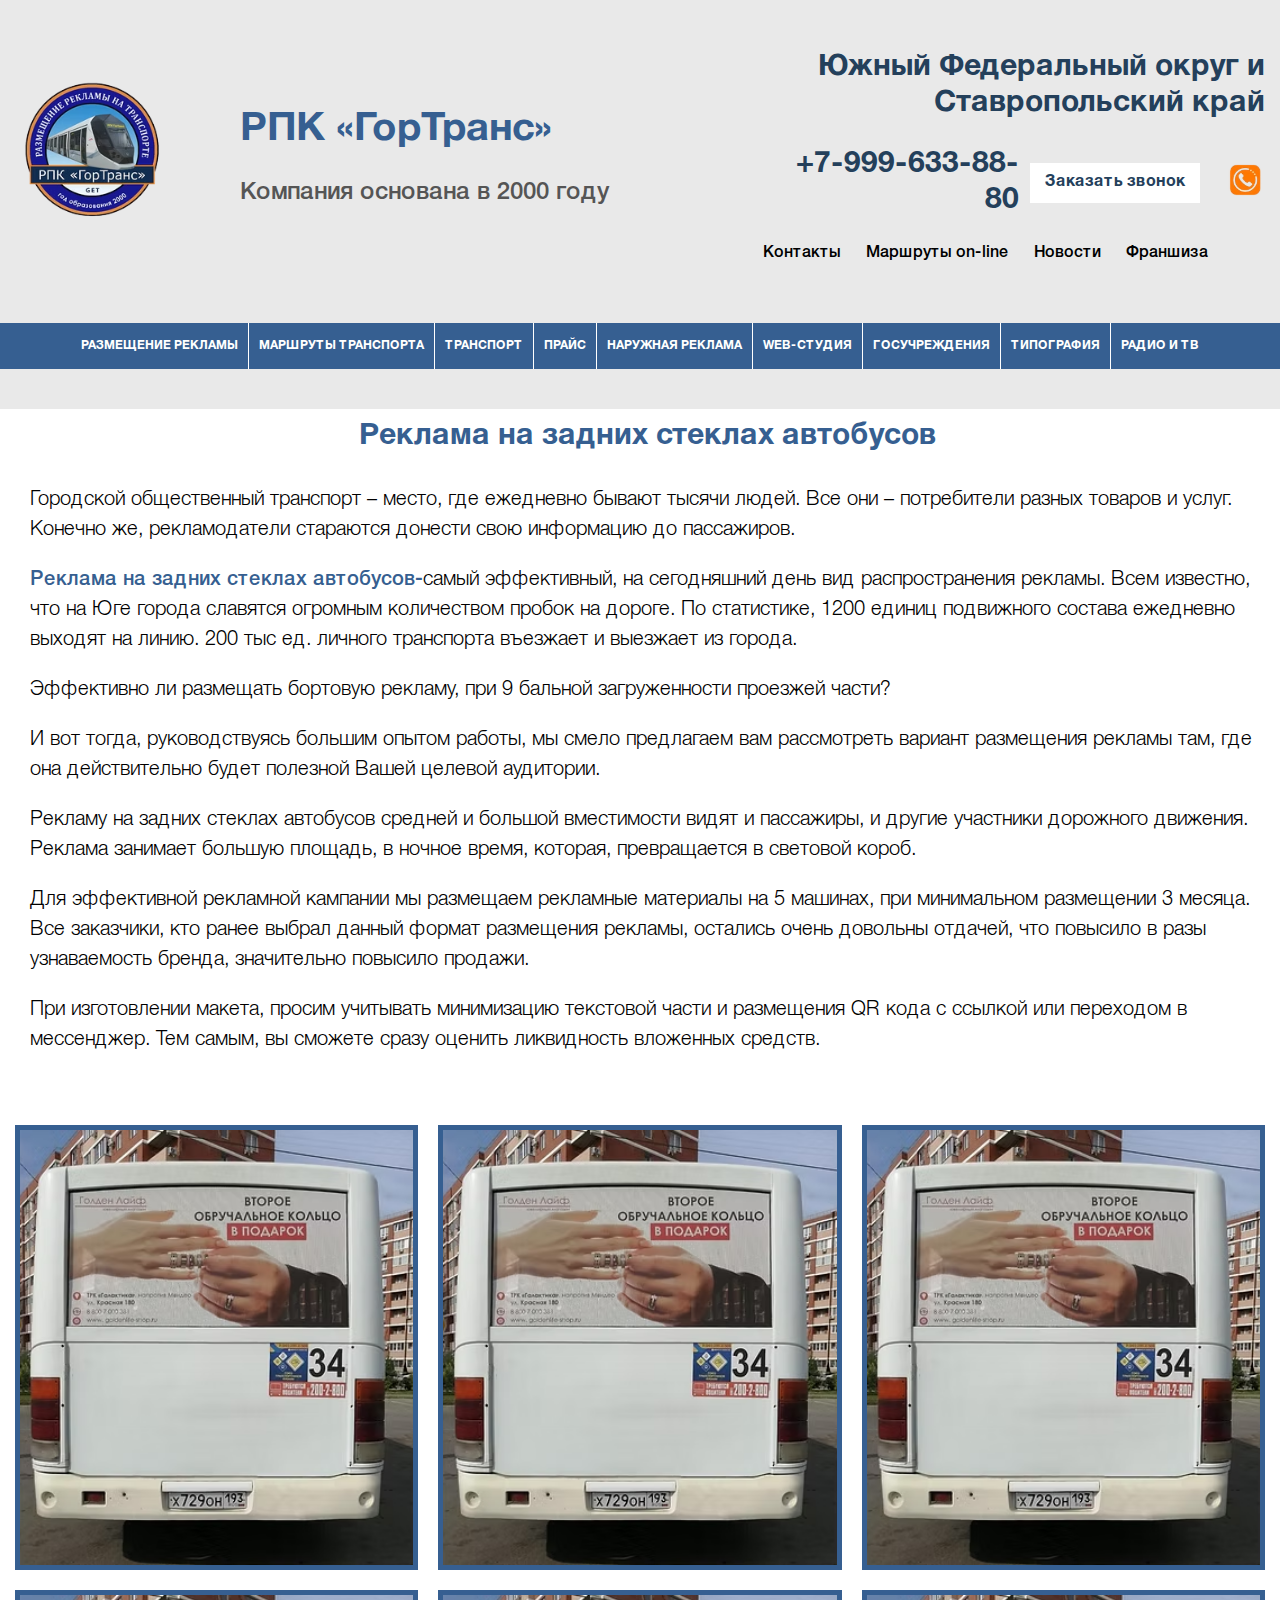
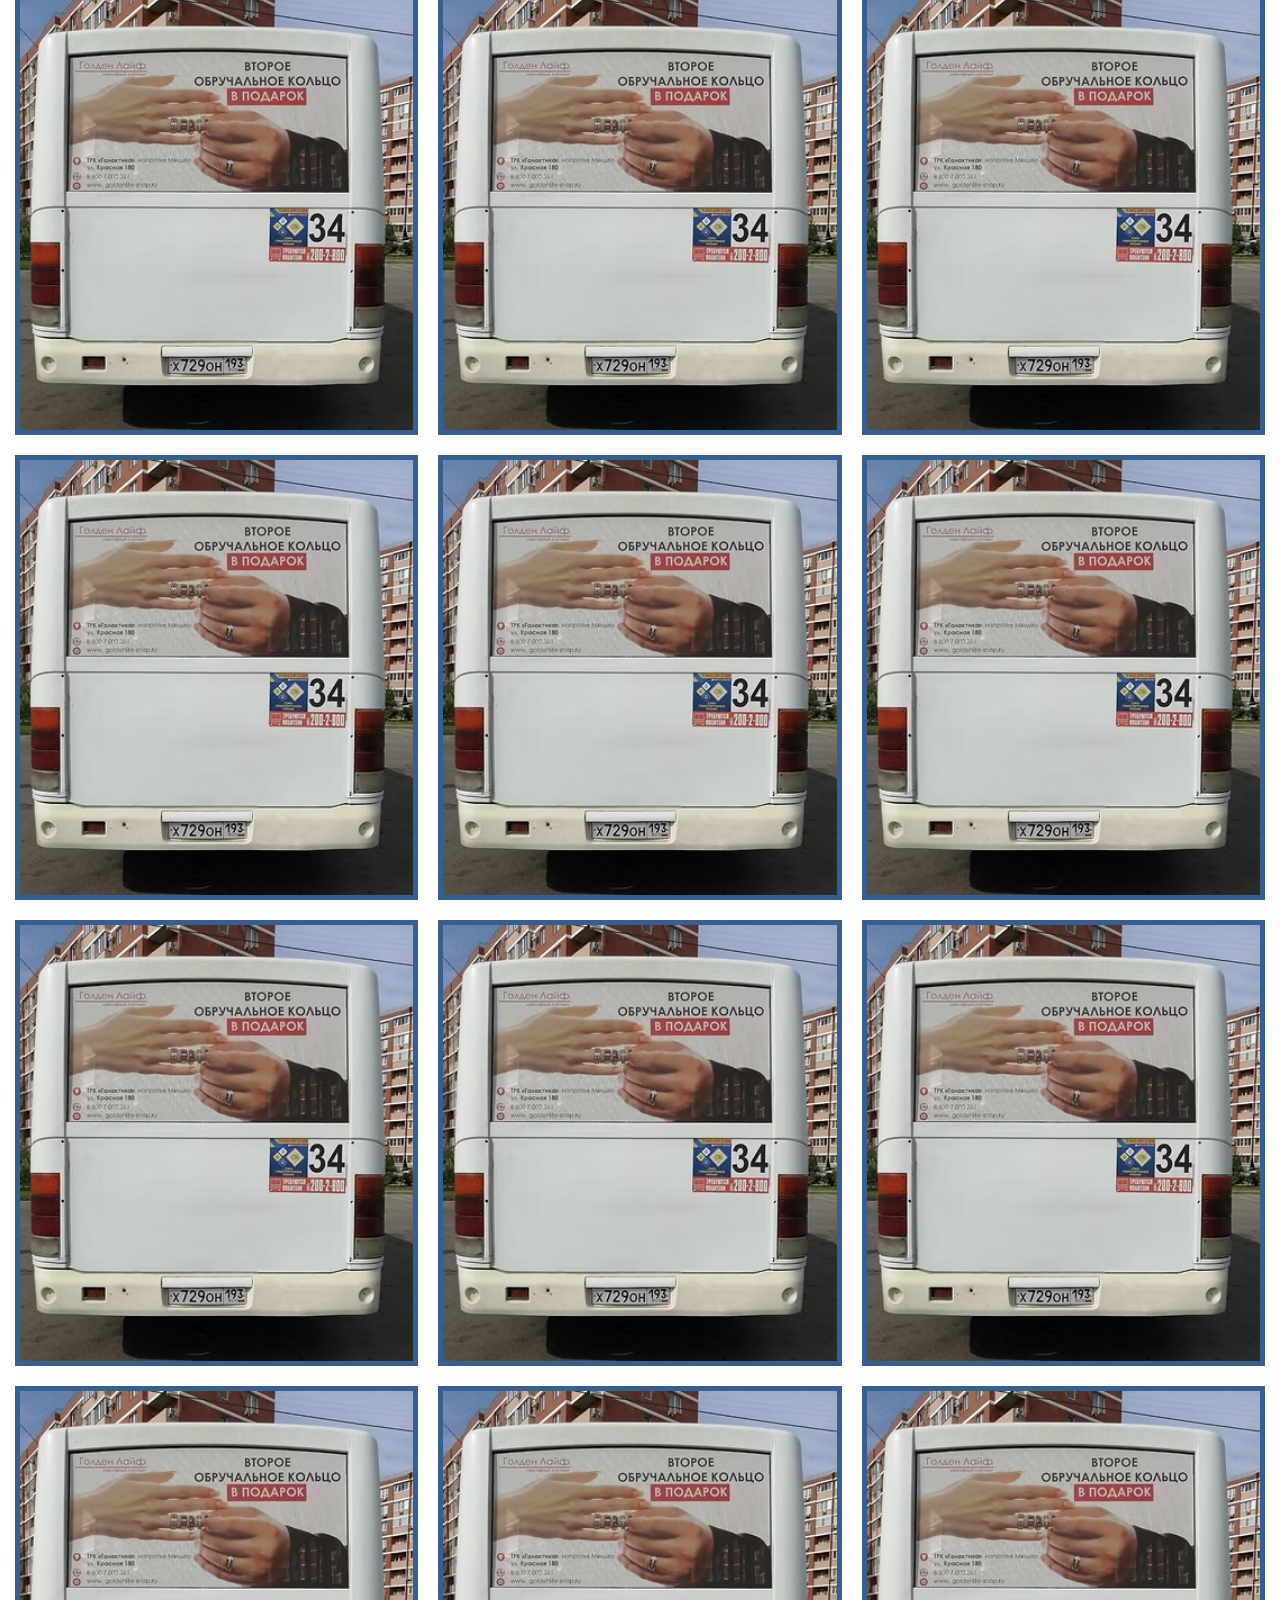
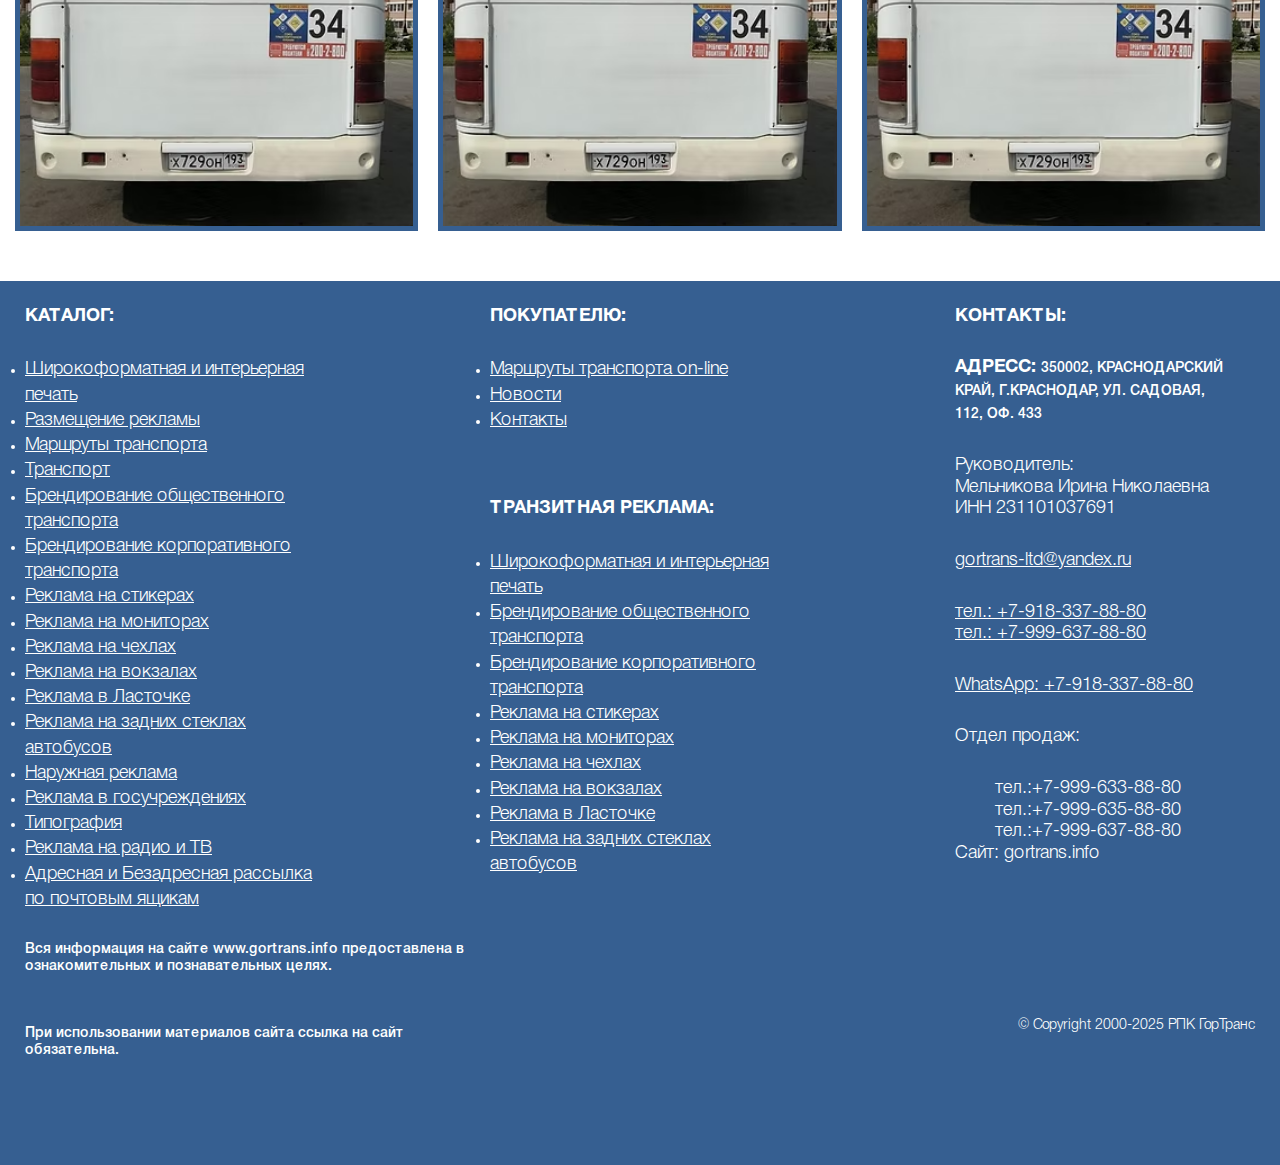
<file: advertisement-bus.html>
<!DOCTYPE html>
<html lang="en">
<head>
    <meta charset="UTF-8">
    <meta name="viewport" content="width=device-width, initial-scale=1.0">
    <title>Реклама на задних стеклах автобусов</title>
    <link rel="stylesheet" href="css/baguetteBox.min.css">
    <link rel="stylesheet" href="css/style.min.css">
</head>
<body>
    <div class="body-container">
         <div class="modal hide">
            <div class="modal-dialog">
                <div class="modal-content">
                    <div class="modal-head">
                        <h2 class="modal-title">Оставьте заявку и мы свяжемся с вами</h2>
                        <div class="modal-close"></div>
                    </div>
                    <form class="modal-form" id="form">
                        <label class="modal-label">
                            <input type="text" class="modal-input" name="modal-name" autocomplete="name" id="name" placeholder="Ваше имя" required>
                        </label>
                        <label class="modal-label">
                            <input type="tel" class="modal-input" name="modal-tel" autocomplete="tel" id="tel" placeholder="Ваш телефон" required>
                        </label>
                        <button class="modal-btn btn">Отправить</button>
                        <div class="modal-footer">
                            <input type="checkbox" id="checkbox" name="checkbox" class="modal-check" required>
                            <span class="modal-warning">Нажимая кнопку отправить вы соглашаетесь с <a href="#">Политикой конфиденциальности</a></span>
                        </div>
                    </form>
                </div>
            </div>
        </div>
        <header class="header">
            <div class="container header-container">
                <div class="header-wrapper">
                    <div class="header-left">
                        <a href="index.html" class="header-logo"> <img src="icon/logo.svg" alt="логотип сайта"></a>
                        <div class="header-text">
                            <h2 class="header-title">РПК «ГорТранс»</h2>
                            <h3 class="header-subtitle">Компания  основана  в 2000 году</h3>
                        </div>
                        <div class="hamburger">
                            <span></span><span></span><span></span>
                        </div>
                        <nav class="hamburger-nav">
                            <ul class="hamburger-nav__list">
                                <li class="hamburger-nav__item"><div class="hamburger-nav__link">Размещение рекламы</div>
                                    <ul class="hamburger-nav__sublist">
                                        <li class="hamburger-nav__subitem"><a href="branding.html" target="_blank" class="hamburger-nav__sublink">Брэндирование транспорта</a></li>
                                        <li class="hamburger-nav__subitem"><a href="monitors.html" target="_blank" class="hamburger-nav__sublink">Реклама на мониторах</a></li>
                                        <li class="hamburger-nav__subitem"><a href="sticers.html" target="_blank" class="hamburger-nav__sublink">Реклама на стикерах</a></li>
                                        <li class="hamburger-nav__subitem"><a href="#" class="hamburger-nav__sublink">Реклама на чехлах</a></li>
                                        <li class="hamburger-nav__subitem"><a href="#" class="hamburger-nav__sublink">Реклама на промобоксах</a></li>
                                        <li class="hamburger-nav__subitem"><a href="#" class="hamburger-nav__sublink">Реклама на проездных билетах</a></li>
                                    </ul>
                                </li>
                                <li class="hamburger-nav__item"><div class="hamburger-nav__link">Маршруты транспорта</div>
                                    <ul class="hamburger-nav__sublist">
                                        <li class="hamburger-nav__subitem"><a href="#" class="hamburger-nav__sublink">Краснодар</a></li>
                                        <li class="hamburger-nav__subitem"><a href="#" class="hamburger-nav__sublink">Республика Адыгея</a></li>
                                        <li class="hamburgernav__subitem"><a  href="#"  class="hamburger-nav__sublink">Новороссийск</a></li>
                                        <li class="hamburger-nav__subitem"><a href="#" class="hamburger-nav__sublink">Сочи</a></li>
                                        <li class="hamburger-nav__subitem"><a href="#" class="hamburger-nav__sublink">Армовир</a></li>
                                        <li class="hamburger-nav__subitem"><a href="#" class="hamburger-nav__sublink">РА Адыгея и Майкоп</a></li>
                                        <li class="hamburger-nav__subitem"><a href="#" class="hamburger-nav__sublink">Ростов-на-Дону</a></li>
                                        <li class="hamburger-nav__subitem"><a href="#" class="hamburger-nav__sublink">Ставрополь</a></li>
                                        <li class="hamburger-nav__subitem"><a href="#" class="hamburger-nav__sublink">Волгоград</a></li>
                                        <li class="hamburger-nav__subitem"><a href="#" class="hamburger-nav__sublink">Астрахань</a></li>
                                    </ul>
                                </li>
                                <li class="hamburger-nav__item"><div class="hamburger-nav__link">Транспорт</div>
                                    <ul class="hamburger-nav__sublist  hamburger-nav__small">
                                        <li class="hamburger-nav__subitem"><a href="#" class="hamburger-nav__sublink">Травмваи</a></li>
                                        <li class="hamburger-nav__subitem"><a href="#" class="hamburger-nav__sublink">Автобусы</a></li>
                                        <li class="hamburger-nav__subitem"><a href="#" class="hamburger-nav__sublink">Троллейбусы</a></li>
                                        <li class="hamburger-nav__subitem"><a href="#" class="hamburger-nav__sublink">Маршрутные такси</a></li>
                                        <li class="hamburger-nav__subitem"><a href="#" class="hamburger-nav__sublink">Метротрам</a></li>
                                        <li class="hamburger-nav__subitem"><a href="#" class="hamburger-nav__sublink">Электропоезд "Ласточка"</a></li>
                                    </ul>
                                </li>
                                <li class="hamburger-nav__item"><div class="hamburger-nav__link">Прайс</div>
                                    <ul class="hamburger-nav__sublist  hamburger-nav__big">
                                        <li class="hamburger-nav__subitem"><a href="#" class="hamburger-nav__sublink">Брэндирование общественного транспорта</a></li>
                                        <li class="hamburger-nav__subitem"><a href="#" class="hamburger-nav__sublink">Реклама на чехлах</a></li>
                                        <li class="hamburger-nav__subitem"><a href="#" class="hamburger-nav__sublink">Реклама на стикерах</a></li>
                                        <li class="hamburger-nav__subitem"><a href="#" class="hamburger-nav__sublink">Реклама на задних стеклах автобусов</a></li>
                                        <li class="hamburger-nav__subitem"><a href="#" class="hamburger-nav__sublink">Реклама в "Ласточках"</a></li>
                                        <li class="hamburger-nav__subitem"><a href="#" class="hamburger-nav__sublink">Реклама на "мониторах"</a></li>
                                        <li class="hamburger-nav__subitem"><a href="#" class="hamburger-nav__sublink">Брэндирование корпоративного транспорта</a></li>
                                        <li class="hamburger-nav__subitem"><a href="#" class="hamburger-nav__sublink">Реклама на вокзалах</a></li>
                                    </ul>
                                </li>
                                <li class="hamburger-nav__item"><div class="hamburger-nav__link">Наружная реклама</div>
                                    <ul class="hamburger-nav__sublist">
                                        <li class="hamburger-nav__subitem"><a href="#" class="hamburger-nav__sublink">Билборды 3,0 Х 6,0</a></li>
                                        <li class="hamburger-nav__subitem"><a href="#" class="hamburger-nav__sublink">Ситборды 2,70 Х 3,70</a></li>
                                        <li class="hamburger-nav__subitem"><a href="#" class="hamburger-nav__sublink">Пилоны 1,20 Х 1,80</a></li>
                                        <li class="hamburger-nav__subitem"><a href="#" class="hamburger-nav__sublink">Пилларсы 1,40 Х 3,0</a></li>
                                        <li class="hamburger-nav__subitem"><a href="#" class="hamburger-nav__sublink">Светодиодные экраны</a></li>
                                        <li class="hamburger-nav__subitem"><a href="#" class="hamburger-nav__sublink">Суперсайты</a></li>
                                        <li class="hamburger-nav__subitem"><a href="#" class="hamburgernav__sublink">Брандмауэры</a></li>
                                    </ul>
                                </li>
                                <li class="hamburger-nav__item last-nav"><a href="#" class="hamburger-nav__link">WEB-студия</a></li>
                                <li class="hamburger-nav__item"><div class="hamburger-nav__link">Госучреждения</div>
                                    <ul class="hamburger-nav__sublist hamburger-nav__small">
                                        <li class="hamburger-nav__subitem"><a href="#" class="hamburger-nav__sublink">ФГУП "ПОЧТА РОССИИ" г.Краснодар</a></li>
                                        <li class="hamburger-nav__subitem"><a href="#" class="hamburger-nav__sublink">ФГУП "ПОЧТА РОССИИ" КК</a></li>
                                    </ul>
                                </li>
                                <li class="hamburger-nav__item"><div class="hamburger-nav__link">Типография</div>
                                    <ul class="hamburger-nav__sublist">
                                        <li class="hamburger-nav__subitem"><a href="#" class="hamburger-nav__sublink">ПРАЙС</a></li>
                                        <li class="hamburger-nav__subitem"><a href="#" class="hamburger-nav__sublink">УСЛУГИ ДИЗАЙНЕРА</a></li>
                                        <li class="hamburger-nav__subitem"><a href="#" class="hamburger-nav__sublink">ВИЗИТКИ</a></li>
                                        <li class="hamburger-nav__subitem"><a href="#" class="hamburger-nav__sublink">ЛИСТОВКИ </a></li>
                                        <li class="hamburger-nav__subitem"><a href="#" class="hamburger-nav__sublink">БУКЛЕТЫ</a></li>
                                        <li class="hamburger-nav__subitem"><a href="#" class="hamburger-nav__sublink">НАКЛЕЙКИ</a></li>
                                        <li class="hamburger-nav__subitem"><a href="#" class="hamburger-nav__sublink">ОТКРЫТКИ</a></li>
                                        <li class="hamburger-nav__subitem"><a href="#" class="hamburger-nav__sublink">БЛОКНОТЫ</a></li>

                                        <li class="hamburger-nav__subitem"><a href="#" class="hamburger-nav__sublink">ПЛАКАТЫ</a></li>
                                        <li class="hamburger-nav__subitem"><a href="#" class="hamburger-nav__sublink">ГРАМОТЫ</a></li>
                                        <li class="hamburger-nav__subitem"><a href="#" class="hamburger-nav__sublink">БРОШЮРЫ</a></li>
                                        <li class="hamburger-nav__subitem"><a href="#" class="hamburger-nav__sublink">ПАКЕТЫ</a></li>
                                        <li class="hamburger-nav__subitem"><a href="#" class="hamburger-nav__sublink">ПАПКИ</a></li>
                                        <li class="hamburger-nav__subitem"><a href="#" class="hamburger-nav__sublink">КАРТЫ</a></li>
                                        <li class="hamburger-nav__subitem"><a href="#" class="hamburger-nav__sublink">КАЛЕНДАРИ</a></li>
                                        <li class="hamburger-nav__subitem"><a href="#" class="hamburger-nav__sublink">ЖУРНАЛЫ</a></li>
                                        <li class="hamburger-nav__subitem"><a href="#" class="hamburger-nav__sublink">БЛАНКИ</a></li>
                                        <li class="hamburger-nav__subitem"><a href="#" class="hamburger-nav__sublink">БЛОКИ / КУБАРИКИ</a></li>
                                        <li class="hamburger-nav__subitem"><a href="#" class="hamburger-nav__sublink">БЛАНКИ</a></li>
                                    </ul>
                                </li>
                                <li class="hamburger-nav__item last-nav"><a href="#" class="hamburger-nav__link">Радио и ТВ</a></li>                                
                            </ul>
                        </nav>
                    </div>
                    
                    <div class="header-right">
                        <div class="header-right__name">Южный Федеральный округ и Ставропольский край</div>
                        <div class="header-right__box">
                            <a href="tel:79996338880" class="header-right__phone">+7-999-633-88-80</a>
                            <button data-modal class="header-right__btn">Заказать звонок</button>
                            <div class="header-right__icon">
                                <img src="icon/phone.svg" alt="телефон">
                            </div>
                        </div>
                        <nav class="header-navs">
                            <ul class="header-list">
                                <li class="header-item"><a href="#" class="header-link">Контакты</a></li>
                                <li class="header-item"><a href="#" class="header-link">Маршруты on-line</a></li>
                                <li class="header-item"><a href="#" class="header-link">Новости</a></li>
                                <li class="header-item"><a href="#" class="header-link">Франшиза</a></li>
                            </ul>
                        </nav>
                    </div>
                </div>
            </div>  
            <div class="header-head">
                <nav class="header-nav">
                    <ul class="header-nav__list">
                        <li class="header-nav__item"><div class="header-nav__link">Размещение рекламы</div>
                            <ul class="header-nav__sublist">
                                <li class="header-nav__subitem"><a href="branding.html" target="_blank" class="header-nav__sublink">Брэндирование транспорта</a></li>
                                <li class="header-nav__subitem"><a href="monitors.html" target="_blank" class="header-nav__sublink">Реклама на мониторах</a></li>
                                <li class="header-nav__subitem"><a href="sticers.html"  target="_blank"  class="header-nav__sublink">Реклама на стикерах</a></li>
                                <li class="header-nav__subitem"><a href="#" class="header-nav__sublink">Реклама на чехлах</a></li>
                                <li class="header-nav__subitem"><a href="#" class="header-nav__sublink">Реклама на промобоксах</a></li>
                                <li class="header-nav__subitem"><a href="#" class="header-nav__sublink">Реклама на проездных билетах</a></li>
                            </ul>
                        </li>
                        <li class="header-nav__item"><div class="header-nav__link">Маршруты транспорта</div>
                            <ul class="header-nav__sublist">
                                <li class="header-nav__subitem"><a href="routes.html" class="header-nav__sublink">Краснодар</a></li>
                                <li class="header-nav__subitem"><a href="#" class="header-nav__sublink">Республика Адыгея</a></li>
                                <li class="header-nav__subitem"><a href="#" class="header-nav__sublink">Новороссийск</a></li>
                                <li class="header-nav__subitem"><a href="#" class="header-nav__sublink">Сочи</a></li>
                                <li class="header-nav__subitem"><a href="#" class="header-nav__sublink">Армовир</a></li>
                                <li class="header-nav__subitem"><a href="#" class="header-nav__sublink">РА Адыгея и Майкоп</a></li>
                                <li class="header-nav__subitem"><a href="#" class="header-nav__sublink">Ростов-на-Дону</a></li>
                                <li class="header-nav__subitem"><a href="#" class="header-nav__sublink">Ставрополь</a></li>
                                <li class="header-nav__subitem"><a href="#" class="header-nav__sublink">Волгоград</a></li>
                                <li class="header-nav__subitem"><a href="#" class="header-nav__sublink">Астрахань</a></li>
                            </ul>
                        </li>
                        <li class="header-nav__item"><div class="header-nav__link">Транспорт</div>
                            <ul class="header-nav__sublist  header-nav__small">
                                <li class="header-nav__subitem"><a href="#" class="header-nav__sublink">Травмваи</a></li>
                                <li class="header-nav__subitem"><a href="#" class="header-nav__sublink">Автобусы</a></li>
                                <li class="header-nav__subitem"><a href="#" class="header-nav__sublink">Троллейбусы</a></li>
                                <li class="header-nav__subitem"><a href="#" class="header-nav__sublink">Маршрутные такси</a></li>
                                <li class="header-nav__subitem"><a href="#" class="header-nav__sublink">Метротрам</a></li>
                                <li class="header-nav__subitem"><a href="#" class="header-nav__sublink">Электропоезд "Ласточка"</a></li>
                            </ul>
                        </li>
                        <li class="header-nav__item"><div class="header-nav__link">Прайс</div>
                            <ul class="header-nav__sublist  header-nav__big">
                                <li class="header-nav__subitem"><a href="#" class="header-nav__sublink">Брэндирование общественного транспорта</a></li>
                                <li class="header-nav__subitem"><a href="#" class="header-nav__sublink">Реклама на чехлах</a></li>
                                <li class="header-nav__subitem"><a href="#" class="header-nav__sublink">Реклама на стикерах</a></li>
                                <li class="header-nav__subitem"><a href="#" class="header-nav__sublink">Реклама на задних стеклах автобусов</a></li>
                                <li class="header-nav__subitem"><a href="#" class="header-nav__sublink">Реклама в "Ласточках"</a></li>
                                <li class="header-nav__subitem"><a href="#" class="header-nav__sublink">Реклама на "мониторах"</a></li>
                                <li class="header-nav__subitem"><a href="#" class="header-nav__sublink">Брэндирование корпоративного транспорта</a></li>
                                <li class="header-nav__subitem"><a href="#" class="header-nav__sublink">Реклама на вокзалах</a></li>
                            </ul>
                        </li>
                        <li class="header-nav__item"><div class="header-nav__link">Наружная реклама</div>
                            <ul class="header-nav__sublist">
                                <li class="header-nav__subitem"><a href="#" class="header-nav__sublink">Билборды 3,0 Х 6,0</a></li>
                                <li class="header-nav__subitem"><a href="#" class="header-nav__sublink">Ситборды 2,70 Х 3,70</a></li>
                                <li class="header-nav__subitem"><a href="#" class="header-nav__sublink">Пилоны 1,20 Х 1,80</a></li>
                                <li class="header-nav__subitem"><a href="#" class="header-nav__sublink">Пилларсы 1,40 Х 3,0</a></li>
                                <li class="header-nav__subitem"><a href="#" class="header-nav__sublink">Светодиодные экраны</a></li>
                                <li class="header-nav__subitem"><a href="#" class="header-nav__sublink">Суперсайты</a></li>
                                <li class="header-nav__subitem"><a href="#" class="header-nav__sublink">Брандмауэры</a></li>
                            </ul>
                        </li>
                        <li class="header-nav__item"><a href="#" class="header-nav__link">WEB-студия</a></li>
                        <li class="header-nav__item"><div class="header-nav__link">Госучреждения</div>
                            <ul class="header-nav__sublist header-nav__small">
                                <li class="header-nav__subitem"><a href="#" class="header-nav__sublink">ФГУП "ПОЧТА РОССИИ" г.Краснодар</a></li>
                                <li class="header-nav__subitem"><a href="#" class="header-nav__sublink">ФГУП "ПОЧТА РОССИИ" КК</a></li>
                            </ul>
                        </li>
                        <li class="header-nav__item"><div class="header-nav__link">Типография</div>
                            <ul class="header-nav__sublist">
                                <li class="header-nav__subitem"><a href="#" class="header-nav__sublink">ПРАЙС</a></li>
                                <li class="header-nav__subitem"><a href="#" class="header-nav__sublink">УСЛУГИ ДИЗАЙНЕРА</a></li>
                                <li class="header-nav__subitem"><a href="#" class="header-nav__sublink">ВИЗИТКИ</a></li>
                                <li class="header-nav__subitem"><a href="#" class="header-nav__sublink">ЛИСТОВКИ </a></li>
                                <li class="header-nav__subitem"><a href="#" class="header-nav__sublink">БУКЛЕТЫ</a></li>
                                <li class="header-nav__subitem"><a href="#" class="header-nav__sublink">НАКЛЕЙКИ</a></li>
                                <li class="header-nav__subitem"><a href="#" class="header-nav__sublink">ОТКРЫТКИ</a></li>
                                <li class="header-nav__subitem"><a href="#" class="header-nav__sublink">БЛОКНОТЫ</a></li>

                                <li class="header-nav__subitem"><a href="#" class="header-nav__sublink">ПЛАКАТЫ</a></li>
                                <li class="header-nav__subitem"><a href="#" class="header-nav__sublink">ГРАМОТЫ</a></li>
                                <li class="header-nav__subitem"><a href="#" class="header-nav__sublink">БРОШЮРЫ</a></li>
                                <li class="header-nav__subitem"><a href="#" class="header-nav__sublink">ПАКЕТЫ</a></li>
                                <li class="header-nav__subitem"><a href="#" class="header-nav__sublink">ПАПКИ</a></li>
                                <li class="header-nav__subitem"><a href="#" class="header-nav__sublink">КАРТЫ</a></li>
                                <li class="header-nav__subitem"><a href="#" class="header-nav__sublink">КАЛЕНДАРИ</a></li>
                                <li class="header-nav__subitem"><a href="#" class="header-nav__sublink">ЖУРНАЛЫ</a></li>
                                <li class="header-nav__subitem"><a href="#" class="header-nav__sublink">БЛАНКИ</a></li>
                                <li class="header-nav__subitem"><a href="#" class="header-nav__sublink">БЛОКИ / КУБАРИКИ</a></li>
                                <li class="header-nav__subitem"><a href="#" class="header-nav__sublink">БЛАНКИ</a></li>
                            </ul>
                        </li>
                        <li class="header-nav__item last-nav"><div class="header-nav__link">Радио и ТВ</div></li>                    
                    </ul>
                </nav> 
            </div>                    
        </header>
        <main class="content">
            <section class="work">
                <div class="container">
                    <h1 class="work-title">Реклама на задних стеклах автобусов</h1>
                    <div class="work-content">
                        <p class="work-content__descr">Городской общественный транспорт – место, где ежедневно бывают тысячи людей. Все они – потребители разных товаров и услуг. Конечно же, рекламодатели стараются донести свою информацию до пассажиров. </p>
                        <p class="work-content__descr"> <b> Реклама на задних стеклах автобусов-</b>самый эффективный, на сегодняшний день вид распространения рекламы. Всем известно, что на Юге города славятся огромным количеством пробок на дороге. По статистике, 1200 единиц подвижного состава ежедневно выходят на линию. 200 тыс ед. личного транспорта въезжает и выезжает из города.</p>
                        <p class="work-content__descr">Эффективно ли размещать бортовую рекламу, при 9 бальной загруженности проезжей части?</p>
                        <p class="work-content__descr">И вот тогда, руководствуясь большим опытом работы, мы смело предлагаем вам рассмотреть вариант размещения рекламы там, где она действительно будет полезной Вашей целевой аудитории.</p>
                        <p class="work-content__descr">Рекламу на задних стеклах автобусов средней и большой вместимости видят и пассажиры, и другие участники дорожного движения. Реклама занимает большую площадь, в ночное время, которая, превращается в световой короб.</p>
                        <p class="work-content__descr">Для эффективной рекламной кампании мы размещаем рекламные материалы на 5 машинах, при минимальном размещении 3 месяца. Все заказчики, кто ранее выбрал данный формат размещения рекламы, остались очень довольны отдачей, что повысило в разы узнаваемость бренда, значительно повысило продажи.</p>
                        <p class="work-content__descr">При изготовлении макета, просим учитывать минимизацию текстовой части и размещения QR кода с ссылкой или переходом в мессенджер. Тем самым, вы сможете сразу оценить ликвидность вложенных средств.</p>
                        
                    </div>
                </div>
            </section>
            <section class="galerey">
                <div class="container">
                    <div class="galerey-buget">
                        <a href="img/adevirisimut-bus/1.png" data-caption="Брэндирование трамвая" class="galerey-buget__img">
                            <img src="img/adevirisimut-bus/1.png" alt="Брэндирование трамвая">
                        </a>
                        <a href="img/adevirisimut-bus/1.png" data-caption="Брэндирование трамвая" class="galerey-buget__img">
                            <img src="img/adevirisimut-bus/1.png" alt="Брэндирование трамвая">
                        </a>
                        <a href="img/adevirisimut-bus/1.png" data-caption="Брэндирование трамвая" class="galerey-buget__img">
                            <img src="img/adevirisimut-bus/1.png" alt="Брэндирование трамвая">
                        </a>
                         <a href="img/adevirisimut-bus/1.png" data-caption="Брэндирование трамвая" class="galerey-buget__img">
                            <img src="img/adevirisimut-bus/1.png" alt="Брэндирование трамвая">
                        </a>
                        <a href="img/adevirisimut-bus/1.png" data-caption="Брэндирование трамвая" class="galerey-buget__img">
                            <img src="img/adevirisimut-bus/1.png" alt="Брэндирование трамвая">
                        </a>
                        <a href="img/adevirisimut-bus/1.png" data-caption="Брэндирование трамвая" class="galerey-buget__img">
                            <img src="img/adevirisimut-bus/1.png" alt="Брэндирование трамвая">
                        </a>

                        <a href="img/adevirisimut-bus/1.png" data-caption="Брэндирование трамвая" class="galerey-buget__img">
                            <img src="img/adevirisimut-bus/1.png" alt="Брэндирование трамвая">
                        </a>
                        <a href="img/adevirisimut-bus/1.png" data-caption="Брэндирование трамвая" class="galerey-buget__img">
                            <img src="img/adevirisimut-bus/1.png" alt="Брэндирование трамвая">
                        </a>
                        <a href="img/adevirisimut-bus/1.png" data-caption="Брэндирование трамвая" class="galerey-buget__img">
                            <img src="img/adevirisimut-bus/1.png" alt="Брэндирование трамвая">
                        </a>
                        <a href="img/adevirisimut-bus/1.png" data-caption="Брэндирование трамвая" class="galerey-buget__img">
                            <img src="img/adevirisimut-bus/1.png" alt="Брэндирование трамвая">
                        </a>
                        <a href="img/adevirisimut-bus/1.png" data-caption="Брэндирование трамвая" class="galerey-buget__img">
                            <img src="img/adevirisimut-bus/1.png" alt="Брэндирование трамвая">
                        </a>
                        <a href="img/adevirisimut-bus/1.png" data-caption="Брэндирование трамвая" class="galerey-buget__img">
                            <img src="img/adevirisimut-bus/1.png" alt="Брэндирование трамвая">
                        </a>

                        <a href="img/adevirisimut-bus/1.png" data-caption="Брэндирование трамвая" class="galerey-buget__img">
                            <img src="img/adevirisimut-bus/1.png" alt="Брэндирование трамвая">
                        </a>
                        <a href="img/adevirisimut-bus/1.png" data-caption="Брэндирование трамвая" class="galerey-buget__img">
                            <img src="img/adevirisimut-bus/1.png" alt="Брэндирование трамвая">
                        </a>
                        <a href="img/adevirisimut-bus/1.png" data-caption="Брэндирование трамвая" class="galerey-buget__img">
                            <img src="img/adevirisimut-bus/1.png" alt="Брэндирование трамвая">
                        </a>
                        
                    </div>
                </div>
            </section>
        </main>
        <footer class="footer">
            <div class="container">
                <div class="footer-wrapper">
                    <div class="footer-left">
                        <h3 class="footer-left__title">Каталог:</h3>
                        <ul class="footer-left__list footer-list">
                            <li class="footer-list__item"><a href="#" class="footer-list__link">Широкоформатная и интерьерная печать</a></li>
                            <li class="footer-list__item"><a href="#" class="footer-list__link">Размещение рекламы</a></li>
                            <li class="footer-list__item"><a href="#" class="footer-list__link">Маршруты транспорта</a></li>
                            <li class="footer-list__item"><a href="#" class="footer-list__link">Транспорт</a></li>
                            <li class="footer-list__item"><a href="#" class="footer-list__link">Брендирование общественного транспорта</a></li>
                            <li class="footer-list__item"><a href="#" class="footer-list__link">Брендирование корпоративного транспорта</a></li>
                            <li class="footer-list__item"><a href="#" class="footer-list__link">Реклама на стикерах</a></li>
                            <li class="footer-list__item"><a href="#" class="footer-list__link">Реклама на мониторах</a></li>
                            <li class="footer-list__item"><a href="#" class="footer-list__link">Реклама на чехлах</a></li>
                            <li class="footer-list__item"><a href="#" class="footer-list__link">Реклама на вокзалах</a></li>
                            <li class="footer-list__item"><a href="#" class="footer-list__link">Реклама в Ласточке</a></li>
                            <li class="footer-list__item"><a href="#" class="footer-list__link">Реклама на задних стеклах автобусов</a></li>
                            <li class="footer-list__item"><a href="#" class="footer-list__link">Наружная реклама</a></li>
                            <li class="footer-list__item"><a href="#" class="footer-list__link">Реклама в госучреждениях</a></li>
                            <li class="footer-list__item"><a href="#" class="footer-list__link">Типография</a></li>
                            <li class="footer-list__item"><a href="#" class="footer-list__link">Реклама на радио и ТВ</a></li>
                            <li class="footer-list__item"><a href="#" class="footer-list__link">Адресная и Безадресная рассылка по почтовым ящикам</a></li>
                        </ul>
                    </div>
                    <div class="footer-center">
                        <div class="footer-center__box">
                            <h3 class="footer-center__title">ПОКУПАТЕЛЮ:</h3>
                            <ul class="footer-left__list footer-list">
                                <li class="footer-list__item"><a href="#" class="footer-list__link">Маршруты транспорта on-line</a></li>
                                <li class="footer-list__item"><a href="#" class="footer-list__link">Новости</a></li>
                                <li class="footer-list__item"><a href="#" class="footer-list__link">Контакты</a></li>      
                            </ul>
                        </div>
                        <div class="footer-center__box">
                            <h3 class="footer-center__title">ТРАНЗИТНАЯ РЕКЛАМА:</h3>
                            <ul class="footer-left__list footer-list">
                                <li class="footer-list__item"><a href="#" class="footer-list__link">Широкоформатная и интерьерная печать</a></li>
                                <li class="footer-list__item"><a href="#" class="footer-list__link">Брендирование общественного транспорта</a></li>
                                <li class="footer-list__item"><a href="#" class="footer-list__link">Брендирование корпоративного транспорта</a></li> 
                                <li class="footer-list__item"><a href="#" class="footer-list__link">Реклама на стикерах</a></li>
                                <li class="footer-list__item"><a href="#" class="footer-list__link">Реклама на мониторах</a></li>
                                <li class="footer-list__item"><a href="#" class="footer-list__link">Реклама на чехлах</a></li>  
                                <li class="footer-list__item"><a href="#" class="footer-list__link">Реклама на вокзалах</a></li>
                                <li class="footer-list__item"><a href="#" class="footer-list__link">Реклама в Ласточке</a></li>
                                <li class="footer-list__item"><a href="#" class="footer-list__link">Реклама на задних стеклах автобусов</a></li>
                            </ul>
                        </div>                        
                    </div>
                    <div class="footer-right">
                        <h3 class="footer-right__title">КОНТАКТЫ:</h3>
                        <div class="footer-right__box">
                            <div class="footer-right__adress footer-adress">
                                <h4 class="footer-adress__title">Адресс: <span>350002, Краснодарский край, г.Краснодар, ул. Садовая, 112, оф. 433</span></h4>
                            </div>
                            <div class="footer-right__director footer-director">
                                <h4 class="footer-director__title">Руководитель: <br> Мельникова Ирина Николаевна ИНН 231101037691</h4>
                            </div>
                            <a href="gortrans-ltd@yandex.ru" target="_blank" class="footer-right__email footer-email">gortrans-ltd@yandex.ru</a>
                            <a href="tel:79183378880" class="footer-tel">тел.:  +7-918-337-88-80</a>
                            <a href="tel:79996378880" class="footer-tel">тел.:  +7-999-637-88-80</a>
                            <a href="https://wa.me/79183378880" class="footer-whatsap">WhatsApp: +7-918-337-88-80</a>
                            <div class="footer-sales">
                                <h3 class="footer-sales__title">Отдел продаж:</h3>
                                <a href="tel:79996338880" class="footer-sales__link">тел.:+7-999-633-88-80</a>    
                                <a href="tel:79996358880" class="footer-sales__link">тел.:+7-999-635-88-80</a>   
                                <a href="tel:79996378880" class="footer-sales__link">тел.:+7-999-637-88-80</a>   
                            </div>
                            <div class="footer-syte">Сайт: gortrans.info</div>
                        </div>
                    </div>
                </div>
                <div class="footer-box">
                    <div class="footer-warning">
                        <span>Вся информация на сайте www.gortrans.info предоставлена в ознакомительных и познавательных целях. </span>
                        <span>При использовании материалов сайта ссылка на сайт обязательна.</span>                               
                    </div>
                    <div class="footer-copy">
                        © Copyright 2000-2025 РПК ГорТранс
                    </div>
                </div>
            </div>
        </footer>
    </div>
    <script src="js/baguetteBox.min.js"></script>
    <script src="js/script.js"></script>
</body>
</html>
</file>
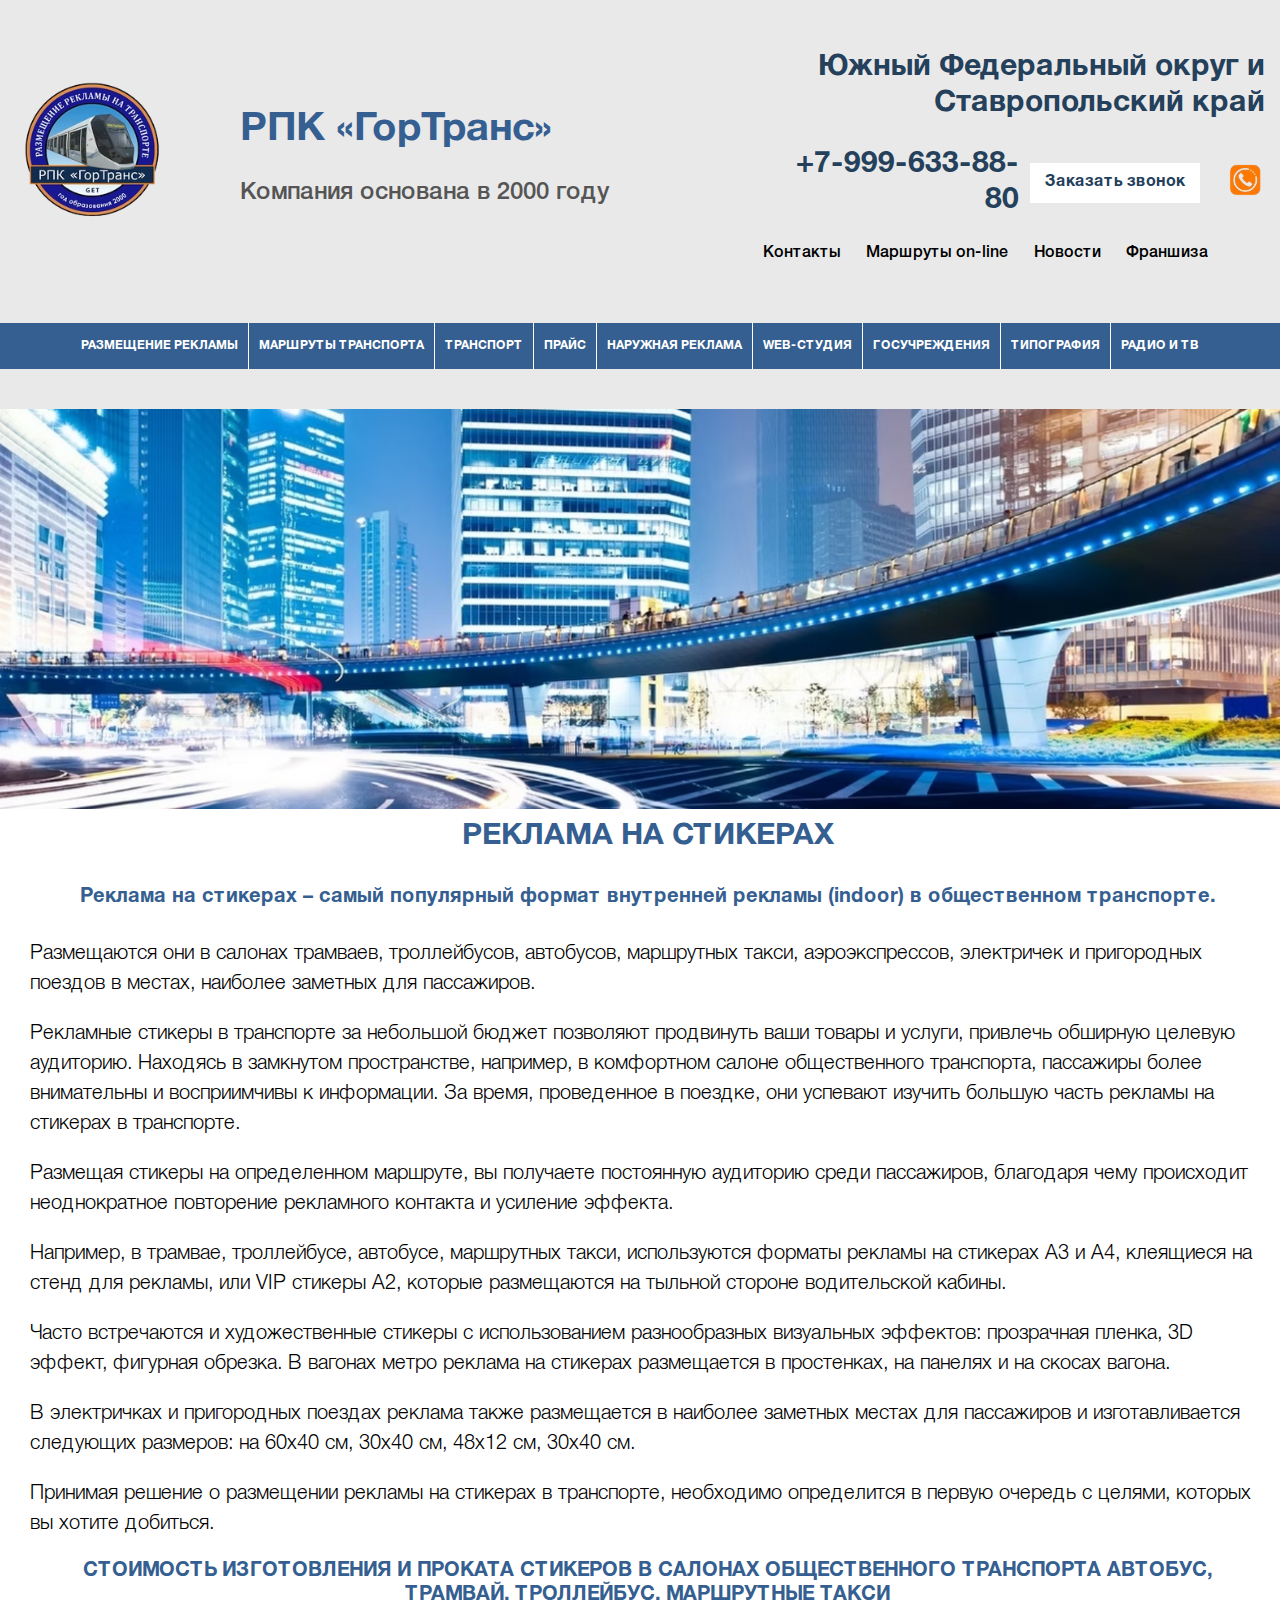
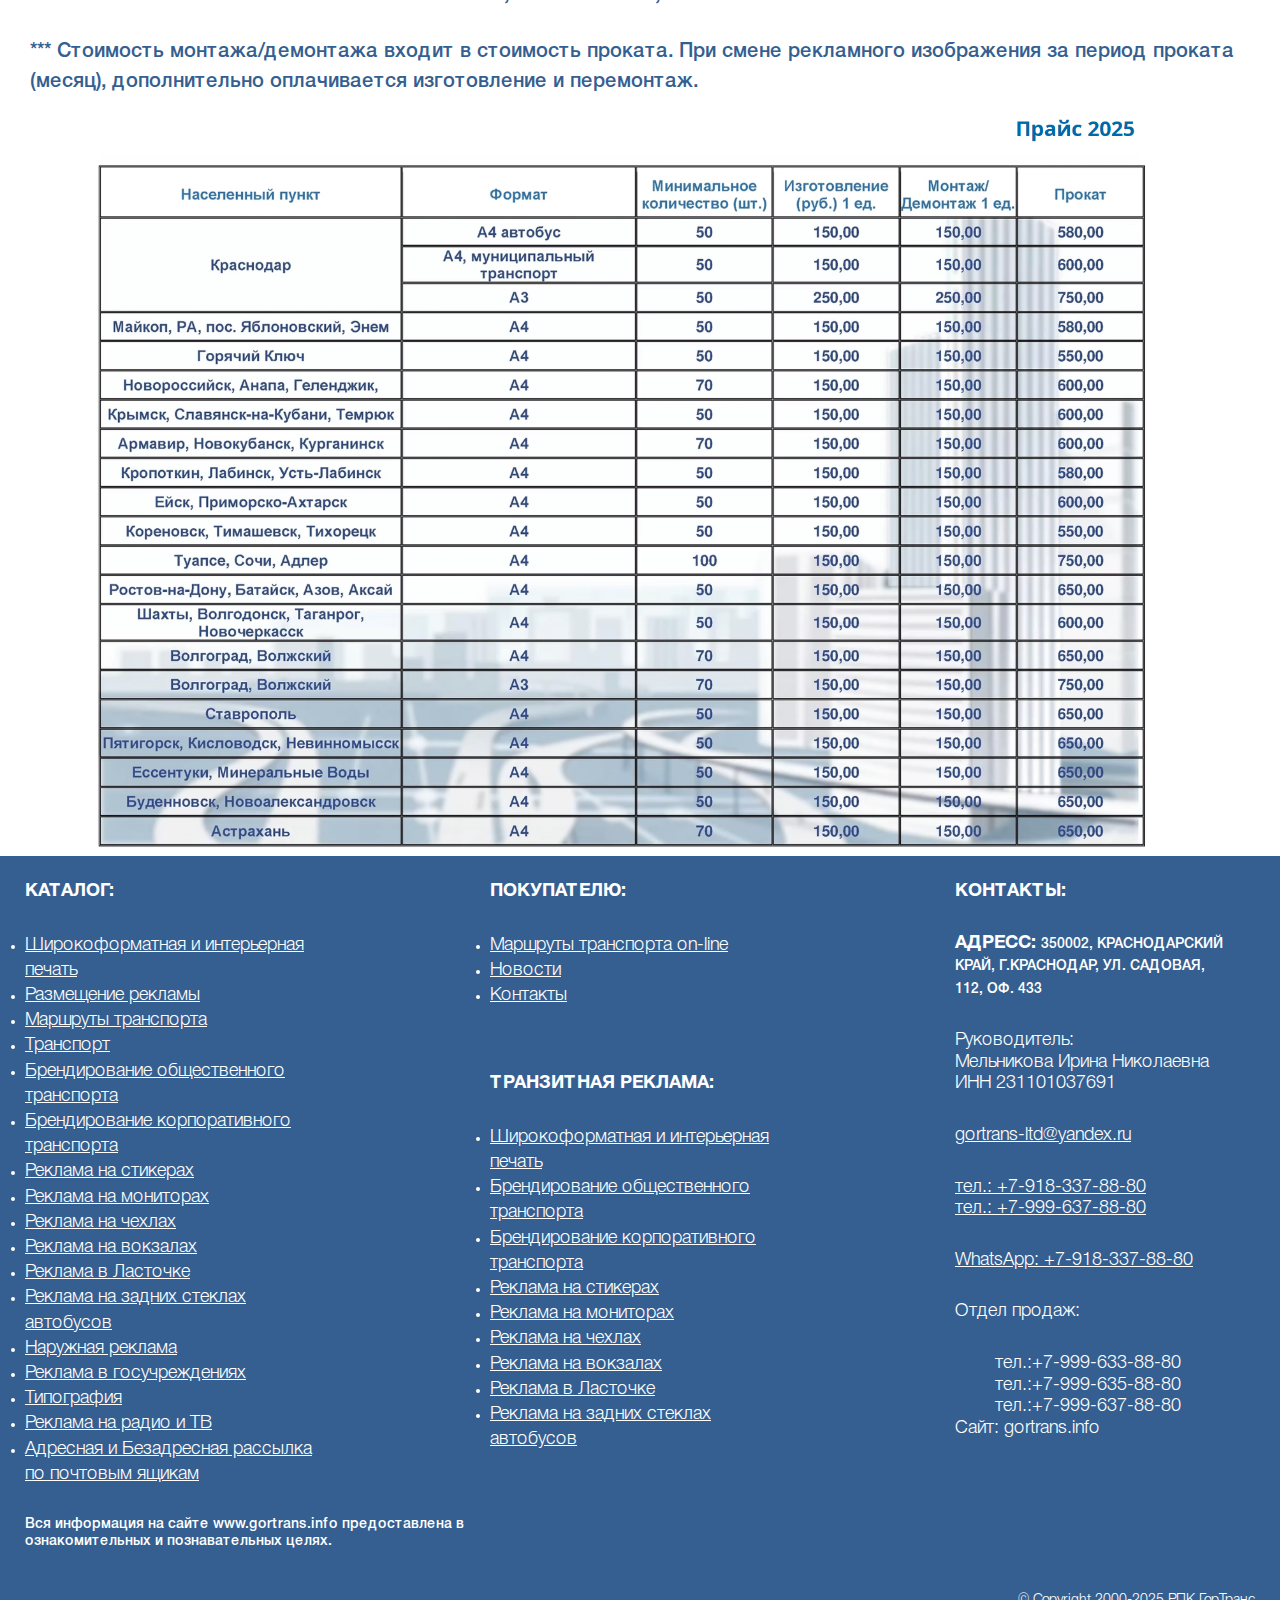
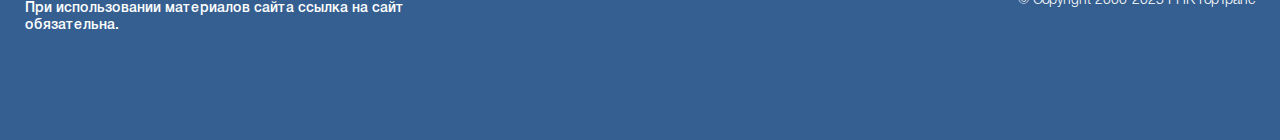
<file: advertisement-sticers.html>
<!DOCTYPE html>
<html lang="en">
<head>
    <meta charset="UTF-8">
    <meta name="viewport" content="width=device-width, initial-scale=1.0">
    <title>Реклама на стикервх</title>
    <link rel="stylesheet" href="css/style.min.css">
</head>
<body>
    <div class="body-container">
         <div class="modal hide">
            <div class="modal-dialog">
                <div class="modal-content">
                    <div class="modal-head">
                        <h2 class="modal-title">Оставьте заявку и мы свяжемся с вами</h2>
                        <div class="modal-close"></div>
                    </div>
                    <form class="modal-form" id="form">
                        <label class="modal-label">
                            <input type="text" class="modal-input" name="modal-name" autocomplete="name" id="name" placeholder="Ваше имя" required>
                        </label>
                        <label class="modal-label">
                            <input type="tel" class="modal-input" name="modal-tel" autocomplete="tel" id="tel" placeholder="Ваш телефон" required>
                        </label>
                        <button class="modal-btn btn">Отправить</button>
                        <div class="modal-footer">
                            <input type="checkbox" id="checkbox" name="checkbox" class="modal-check" required>
                            <span class="modal-warning">Нажимая кнопку отправить вы соглашаетесь с <a href="#">Политикой конфиденциальности</a></span>
                        </div>
                    </form>
                </div>
            </div>
        </div>
        <header class="header">
            <div class="container header-container">
                <div class="header-wrapper">
                    <div class="header-left">
                        <a href="index.html" class="header-logo"> <img src="icon/logo.svg" alt="логотип сайта"></a>
                        <div class="header-text">
                            <h2 class="header-title">РПК «ГорТранс»</h2>
                            <h3 class="header-subtitle">Компания  основана  в 2000 году</h3>
                        </div>
                        <div class="hamburger">
                            <span></span><span></span><span></span>
                        </div>
                        <nav class="hamburger-nav">
                            <ul class="hamburger-nav__list">
                                <li class="hamburger-nav__item"><div class="hamburger-nav__link">Размещение рекламы</div>
                                    <ul class="hamburger-nav__sublist">
                                        <li class="hamburger-nav__subitem"><a href="branding.html" target="_blank" class="hamburger-nav__sublink">Брэндирование транспорта</a></li>
                                        <li class="hamburger-nav__subitem"><a href="monitors.html" target="_blank" class="hamburger-nav__sublink">Реклама на мониторах</a></li>
                                        <li class="hamburger-nav__subitem"><a href="sticers.html" target="_blank" class="hamburger-nav__sublink">Реклама на стикерах</a></li>
                                        <li class="hamburger-nav__subitem"><a href="#" class="hamburger-nav__sublink">Реклама на чехлах</a></li>
                                        <li class="hamburger-nav__subitem"><a href="#" class="hamburger-nav__sublink">Реклама на промобоксах</a></li>
                                        <li class="hamburger-nav__subitem"><a href="#" class="hamburger-nav__sublink">Реклама на проездных билетах</a></li>
                                    </ul>
                                </li>
                                <li class="hamburger-nav__item"><div class="hamburger-nav__link">Маршруты транспорта</div>
                                    <ul class="hamburger-nav__sublist">
                                        <li class="hamburger-nav__subitem"><a href="#" class="hamburger-nav__sublink">Краснодар</a></li>
                                        <li class="hamburger-nav__subitem"><a href="#" class="hamburger-nav__sublink">Республика Адыгея</a></li>
                                        <li class="hamburgernav__subitem"><a  href="#"  class="hamburger-nav__sublink">Новороссийск</a></li>
                                        <li class="hamburger-nav__subitem"><a href="#" class="hamburger-nav__sublink">Сочи</a></li>
                                        <li class="hamburger-nav__subitem"><a href="#" class="hamburger-nav__sublink">Армовир</a></li>
                                        <li class="hamburger-nav__subitem"><a href="#" class="hamburger-nav__sublink">РА Адыгея и Майкоп</a></li>
                                        <li class="hamburger-nav__subitem"><a href="#" class="hamburger-nav__sublink">Ростов-на-Дону</a></li>
                                        <li class="hamburger-nav__subitem"><a href="#" class="hamburger-nav__sublink">Ставрополь</a></li>
                                        <li class="hamburger-nav__subitem"><a href="#" class="hamburger-nav__sublink">Волгоград</a></li>
                                        <li class="hamburger-nav__subitem"><a href="#" class="hamburger-nav__sublink">Астрахань</a></li>
                                    </ul>
                                </li>
                                <li class="hamburger-nav__item"><div class="hamburger-nav__link">Транспорт</div>
                                    <ul class="hamburger-nav__sublist  hamburger-nav__small">
                                        <li class="hamburger-nav__subitem"><a href="#" class="hamburger-nav__sublink">Травмваи</a></li>
                                        <li class="hamburger-nav__subitem"><a href="#" class="hamburger-nav__sublink">Автобусы</a></li>
                                        <li class="hamburger-nav__subitem"><a href="#" class="hamburger-nav__sublink">Троллейбусы</a></li>
                                        <li class="hamburger-nav__subitem"><a href="#" class="hamburger-nav__sublink">Маршрутные такси</a></li>
                                        <li class="hamburger-nav__subitem"><a href="#" class="hamburger-nav__sublink">Метротрам</a></li>
                                        <li class="hamburger-nav__subitem"><a href="#" class="hamburger-nav__sublink">Электропоезд "Ласточка"</a></li>
                                    </ul>
                                </li>
                                <li class="hamburger-nav__item"><div class="hamburger-nav__link">Прайс</div>
                                    <ul class="hamburger-nav__sublist  hamburger-nav__big">
                                        <li class="hamburger-nav__subitem"><a href="#" class="hamburger-nav__sublink">Брэндирование общественного транспорта</a></li>
                                        <li class="hamburger-nav__subitem"><a href="#" class="hamburger-nav__sublink">Реклама на чехлах</a></li>
                                        <li class="hamburger-nav__subitem"><a href="#" class="hamburger-nav__sublink">Реклама на стикерах</a></li>
                                        <li class="hamburger-nav__subitem"><a href="#" class="hamburger-nav__sublink">Реклама на задних стеклах автобусов</a></li>
                                        <li class="hamburger-nav__subitem"><a href="#" class="hamburger-nav__sublink">Реклама в "Ласточках"</a></li>
                                        <li class="hamburger-nav__subitem"><a href="#" class="hamburger-nav__sublink">Реклама на "мониторах"</a></li>
                                        <li class="hamburger-nav__subitem"><a href="#" class="hamburger-nav__sublink">Брэндирование корпоративного транспорта</a></li>
                                        <li class="hamburger-nav__subitem"><a href="#" class="hamburger-nav__sublink">Реклама на вокзалах</a></li>
                                    </ul>
                                </li>
                                <li class="hamburger-nav__item"><div class="hamburger-nav__link">Наружная реклама</div>
                                    <ul class="hamburger-nav__sublist">
                                        <li class="hamburger-nav__subitem"><a href="#" class="hamburger-nav__sublink">Билборды 3,0 Х 6,0</a></li>
                                        <li class="hamburger-nav__subitem"><a href="#" class="hamburger-nav__sublink">Ситборды 2,70 Х 3,70</a></li>
                                        <li class="hamburger-nav__subitem"><a href="#" class="hamburger-nav__sublink">Пилоны 1,20 Х 1,80</a></li>
                                        <li class="hamburger-nav__subitem"><a href="#" class="hamburger-nav__sublink">Пилларсы 1,40 Х 3,0</a></li>
                                        <li class="hamburger-nav__subitem"><a href="#" class="hamburger-nav__sublink">Светодиодные экраны</a></li>
                                        <li class="hamburger-nav__subitem"><a href="#" class="hamburger-nav__sublink">Суперсайты</a></li>
                                        <li class="hamburger-nav__subitem"><a href="#" class="hamburgernav__sublink">Брандмауэры</a></li>
                                    </ul>
                                </li>
                                <li class="hamburger-nav__item last-nav"><a href="#" class="hamburger-nav__link">WEB-студия</a></li>
                                <li class="hamburger-nav__item"><div class="hamburger-nav__link">Госучреждения</div>
                                    <ul class="hamburger-nav__sublist hamburger-nav__small">
                                        <li class="hamburger-nav__subitem"><a href="#" class="hamburger-nav__sublink">ФГУП "ПОЧТА РОССИИ" г.Краснодар</a></li>
                                        <li class="hamburger-nav__subitem"><a href="#" class="hamburger-nav__sublink">ФГУП "ПОЧТА РОССИИ" КК</a></li>
                                    </ul>
                                </li>
                                <li class="hamburger-nav__item"><div class="hamburger-nav__link">Типография</div>
                                    <ul class="hamburger-nav__sublist">
                                        <li class="hamburger-nav__subitem"><a href="#" class="hamburger-nav__sublink">ПРАЙС</a></li>
                                        <li class="hamburger-nav__subitem"><a href="#" class="hamburger-nav__sublink">УСЛУГИ ДИЗАЙНЕРА</a></li>
                                        <li class="hamburger-nav__subitem"><a href="#" class="hamburger-nav__sublink">ВИЗИТКИ</a></li>
                                        <li class="hamburger-nav__subitem"><a href="#" class="hamburger-nav__sublink">ЛИСТОВКИ </a></li>
                                        <li class="hamburger-nav__subitem"><a href="#" class="hamburger-nav__sublink">БУКЛЕТЫ</a></li>
                                        <li class="hamburger-nav__subitem"><a href="#" class="hamburger-nav__sublink">НАКЛЕЙКИ</a></li>
                                        <li class="hamburger-nav__subitem"><a href="#" class="hamburger-nav__sublink">ОТКРЫТКИ</a></li>
                                        <li class="hamburger-nav__subitem"><a href="#" class="hamburger-nav__sublink">БЛОКНОТЫ</a></li>

                                        <li class="hamburger-nav__subitem"><a href="#" class="hamburger-nav__sublink">ПЛАКАТЫ</a></li>
                                        <li class="hamburger-nav__subitem"><a href="#" class="hamburger-nav__sublink">ГРАМОТЫ</a></li>
                                        <li class="hamburger-nav__subitem"><a href="#" class="hamburger-nav__sublink">БРОШЮРЫ</a></li>
                                        <li class="hamburger-nav__subitem"><a href="#" class="hamburger-nav__sublink">ПАКЕТЫ</a></li>
                                        <li class="hamburger-nav__subitem"><a href="#" class="hamburger-nav__sublink">ПАПКИ</a></li>
                                        <li class="hamburger-nav__subitem"><a href="#" class="hamburger-nav__sublink">КАРТЫ</a></li>
                                        <li class="hamburger-nav__subitem"><a href="#" class="hamburger-nav__sublink">КАЛЕНДАРИ</a></li>
                                        <li class="hamburger-nav__subitem"><a href="#" class="hamburger-nav__sublink">ЖУРНАЛЫ</a></li>
                                        <li class="hamburger-nav__subitem"><a href="#" class="hamburger-nav__sublink">БЛАНКИ</a></li>
                                        <li class="hamburger-nav__subitem"><a href="#" class="hamburger-nav__sublink">БЛОКИ / КУБАРИКИ</a></li>
                                        <li class="hamburger-nav__subitem"><a href="#" class="hamburger-nav__sublink">БЛАНКИ</a></li>
                                    </ul>
                                </li>
                                <li class="hamburger-nav__item last-nav"><a href="#" class="hamburger-nav__link">Радио и ТВ</a></li>                                
                            </ul>
                        </nav>
                    </div>
                    
                    <div class="header-right">
                        <div class="header-right__name">Южный Федеральный округ и Ставропольский край</div>
                        <div class="header-right__box">
                            <a href="tel:79996338880" class="header-right__phone">+7-999-633-88-80</a>
                            <button data-modal class="header-right__btn">Заказать звонок</button>
                            <div class="header-right__icon">
                                <img src="icon/phone.svg" alt="телефон">
                            </div>
                        </div>
                        <nav class="header-navs">
                            <ul class="header-list">
                                <li class="header-item"><a href="#" class="header-link">Контакты</a></li>
                                <li class="header-item"><a href="#" class="header-link">Маршруты on-line</a></li>
                                <li class="header-item"><a href="#" class="header-link">Новости</a></li>
                                <li class="header-item"><a href="#" class="header-link">Франшиза</a></li>
                            </ul>
                        </nav>
                    </div>
                </div>
            </div>  
            <div class="header-head">
                <nav class="header-nav">
                    <ul class="header-nav__list">
                        <li class="header-nav__item"><div class="header-nav__link">Размещение рекламы</div>
                            <ul class="header-nav__sublist">
                                <li class="header-nav__subitem"><a href="branding.html" target="_blank" class="header-nav__sublink">Брэндирование транспорта</a></li>
                                <li class="header-nav__subitem"><a href="monitors.html" target="_blank" class="header-nav__sublink">Реклама на мониторах</a></li>
                                <li class="header-nav__subitem"><a href="sticers.html"  target="_blank"  class="header-nav__sublink">Реклама на стикерах</a></li>
                                <li class="header-nav__subitem"><a href="#" class="header-nav__sublink">Реклама на чехлах</a></li>
                                <li class="header-nav__subitem"><a href="#" class="header-nav__sublink">Реклама на промобоксах</a></li>
                                <li class="header-nav__subitem"><a href="#" class="header-nav__sublink">Реклама на проездных билетах</a></li>
                            </ul>
                        </li>
                        <li class="header-nav__item"><div class="header-nav__link">Маршруты транспорта</div>
                            <ul class="header-nav__sublist">
                                <li class="header-nav__subitem"><a href="routes.html" class="header-nav__sublink">Краснодар</a></li>
                                <li class="header-nav__subitem"><a href="#" class="header-nav__sublink">Республика Адыгея</a></li>
                                <li class="header-nav__subitem"><a href="#" class="header-nav__sublink">Новороссийск</a></li>
                                <li class="header-nav__subitem"><a href="#" class="header-nav__sublink">Сочи</a></li>
                                <li class="header-nav__subitem"><a href="#" class="header-nav__sublink">Армовир</a></li>
                                <li class="header-nav__subitem"><a href="#" class="header-nav__sublink">РА Адыгея и Майкоп</a></li>
                                <li class="header-nav__subitem"><a href="#" class="header-nav__sublink">Ростов-на-Дону</a></li>
                                <li class="header-nav__subitem"><a href="#" class="header-nav__sublink">Ставрополь</a></li>
                                <li class="header-nav__subitem"><a href="#" class="header-nav__sublink">Волгоград</a></li>
                                <li class="header-nav__subitem"><a href="#" class="header-nav__sublink">Астрахань</a></li>
                            </ul>
                        </li>
                        <li class="header-nav__item"><div class="header-nav__link">Транспорт</div>
                            <ul class="header-nav__sublist  header-nav__small">
                                <li class="header-nav__subitem"><a href="#" class="header-nav__sublink">Травмваи</a></li>
                                <li class="header-nav__subitem"><a href="#" class="header-nav__sublink">Автобусы</a></li>
                                <li class="header-nav__subitem"><a href="#" class="header-nav__sublink">Троллейбусы</a></li>
                                <li class="header-nav__subitem"><a href="#" class="header-nav__sublink">Маршрутные такси</a></li>
                                <li class="header-nav__subitem"><a href="#" class="header-nav__sublink">Метротрам</a></li>
                                <li class="header-nav__subitem"><a href="#" class="header-nav__sublink">Электропоезд "Ласточка"</a></li>
                            </ul>
                        </li>
                        <li class="header-nav__item"><div class="header-nav__link">Прайс</div>
                            <ul class="header-nav__sublist  header-nav__big">
                                <li class="header-nav__subitem"><a href="#" class="header-nav__sublink">Брэндирование общественного транспорта</a></li>
                                <li class="header-nav__subitem"><a href="#" class="header-nav__sublink">Реклама на чехлах</a></li>
                                <li class="header-nav__subitem"><a href="#" class="header-nav__sublink">Реклама на стикерах</a></li>
                                <li class="header-nav__subitem"><a href="#" class="header-nav__sublink">Реклама на задних стеклах автобусов</a></li>
                                <li class="header-nav__subitem"><a href="#" class="header-nav__sublink">Реклама в "Ласточках"</a></li>
                                <li class="header-nav__subitem"><a href="#" class="header-nav__sublink">Реклама на "мониторах"</a></li>
                                <li class="header-nav__subitem"><a href="#" class="header-nav__sublink">Брэндирование корпоративного транспорта</a></li>
                                <li class="header-nav__subitem"><a href="#" class="header-nav__sublink">Реклама на вокзалах</a></li>
                            </ul>
                        </li>
                        <li class="header-nav__item"><div class="header-nav__link">Наружная реклама</div>
                            <ul class="header-nav__sublist">
                                <li class="header-nav__subitem"><a href="#" class="header-nav__sublink">Билборды 3,0 Х 6,0</a></li>
                                <li class="header-nav__subitem"><a href="#" class="header-nav__sublink">Ситборды 2,70 Х 3,70</a></li>
                                <li class="header-nav__subitem"><a href="#" class="header-nav__sublink">Пилоны 1,20 Х 1,80</a></li>
                                <li class="header-nav__subitem"><a href="#" class="header-nav__sublink">Пилларсы 1,40 Х 3,0</a></li>
                                <li class="header-nav__subitem"><a href="#" class="header-nav__sublink">Светодиодные экраны</a></li>
                                <li class="header-nav__subitem"><a href="#" class="header-nav__sublink">Суперсайты</a></li>
                                <li class="header-nav__subitem"><a href="#" class="header-nav__sublink">Брандмауэры</a></li>
                            </ul>
                        </li>
                        <li class="header-nav__item"><a href="#" class="header-nav__link">WEB-студия</a></li>
                        <li class="header-nav__item"><div class="header-nav__link">Госучреждения</div>
                            <ul class="header-nav__sublist header-nav__small">
                                <li class="header-nav__subitem"><a href="#" class="header-nav__sublink">ФГУП "ПОЧТА РОССИИ" г.Краснодар</a></li>
                                <li class="header-nav__subitem"><a href="#" class="header-nav__sublink">ФГУП "ПОЧТА РОССИИ" КК</a></li>
                            </ul>
                        </li>
                        <li class="header-nav__item"><div class="header-nav__link">Типография</div>
                            <ul class="header-nav__sublist">
                                <li class="header-nav__subitem"><a href="#" class="header-nav__sublink">ПРАЙС</a></li>
                                <li class="header-nav__subitem"><a href="#" class="header-nav__sublink">УСЛУГИ ДИЗАЙНЕРА</a></li>
                                <li class="header-nav__subitem"><a href="#" class="header-nav__sublink">ВИЗИТКИ</a></li>
                                <li class="header-nav__subitem"><a href="#" class="header-nav__sublink">ЛИСТОВКИ </a></li>
                                <li class="header-nav__subitem"><a href="#" class="header-nav__sublink">БУКЛЕТЫ</a></li>
                                <li class="header-nav__subitem"><a href="#" class="header-nav__sublink">НАКЛЕЙКИ</a></li>
                                <li class="header-nav__subitem"><a href="#" class="header-nav__sublink">ОТКРЫТКИ</a></li>
                                <li class="header-nav__subitem"><a href="#" class="header-nav__sublink">БЛОКНОТЫ</a></li>

                                <li class="header-nav__subitem"><a href="#" class="header-nav__sublink">ПЛАКАТЫ</a></li>
                                <li class="header-nav__subitem"><a href="#" class="header-nav__sublink">ГРАМОТЫ</a></li>
                                <li class="header-nav__subitem"><a href="#" class="header-nav__sublink">БРОШЮРЫ</a></li>
                                <li class="header-nav__subitem"><a href="#" class="header-nav__sublink">ПАКЕТЫ</a></li>
                                <li class="header-nav__subitem"><a href="#" class="header-nav__sublink">ПАПКИ</a></li>
                                <li class="header-nav__subitem"><a href="#" class="header-nav__sublink">КАРТЫ</a></li>
                                <li class="header-nav__subitem"><a href="#" class="header-nav__sublink">КАЛЕНДАРИ</a></li>
                                <li class="header-nav__subitem"><a href="#" class="header-nav__sublink">ЖУРНАЛЫ</a></li>
                                <li class="header-nav__subitem"><a href="#" class="header-nav__sublink">БЛАНКИ</a></li>
                                <li class="header-nav__subitem"><a href="#" class="header-nav__sublink">БЛОКИ / КУБАРИКИ</a></li>
                                <li class="header-nav__subitem"><a href="#" class="header-nav__sublink">БЛАНКИ</a></li>
                            </ul>
                        </li>
                        <li class="header-nav__item last-nav"><div class="header-nav__link">Радио и ТВ</div></li>                    
                    </ul>
                </nav> 
            </div>                    
        </header>
        <main class="content">
            <div class="advertisement-sticers-main">
                <img src="img/branding-transport/branding-bg.webp" alt="Фото">
            </div>
            <section class="work">
                <div class="container">
                    <h1 class="work-title"> РЕКЛАМА НА СТИКЕРАХ</h1>
                    <h2 class="work-subtitle">Реклама на стикерах – самый популярный формат внутренней рекламы (indoor) в общественном транспорте.</h2>
                    <div class="work-content">
                        <p class="work-content__descr">Размещаются они в салонах трамваев, троллейбусов, автобусов, маршрутных такси, аэроэкспрессов, электричек и пригородных поездов в местах, наиболее заметных для пассажиров.</p>
                        <p class="work-content__descr">Рекламные стикеры в транспорте за небольшой бюджет позволяют продвинуть ваши товары и услуги, привлечь обширную целевую аудиторию. Находясь в замкнутом пространстве, например, в комфортном салоне общественного транспорта, пассажиры более внимательны и восприимчивы к информации. За время, проведенное в поездке, они успевают изучить большую часть рекламы на стикерах в транспорте.</p>
                        <p class="work-content__descr">Размещая стикеры на определенном маршруте, вы получаете постоянную аудиторию среди пассажиров, благодаря чему происходит неоднократное повторение рекламного контакта и усиление эффекта.</p>
                        <p class="work-content__descr">Например, в трамвае, троллейбусе, автобусе, маршрутных такси, используются форматы рекламы на стикерах А3 и А4, клеящиеся на стенд для рекламы, или VIP стикеры А2, которые размещаются на тыльной стороне водительской кабины.</p>
                        <p class="work-content__descr">Часто встречаются и художественные стикеры с использованием разнообразных визуальных эффектов: прозрачная пленка, 3D эффект, фигурная обрезка. В вагонах метро реклама на стикерах размещается в простенках, на панелях и на скосах вагона.</p>
                        <p class="work-content__descr">В электричках и пригородных поездах реклама также размещается в наиболее заметных местах для пассажиров и изготавливается следующих размеров: на 60х40 см, 30х40 см, 48х12 см, 30х40 см.</p>
                        <p class="work-content__descr">Принимая решение о размещении рекламы на стикерах в транспорте, необходимо определится в первую очередь с целями, которых вы хотите добиться.</p>
                        <h2 class="work-subtitle">СТОИМОСТЬ ИЗГОТОВЛЕНИЯ И ПРОКАТА СТИКЕРОВ В САЛОНАХ ОБЩЕСТВЕННОГО ТРАНСПОРТА АВТОБУС, ТРАМВАЙ, ТРОЛЛЕЙБУС, МАРШРУТНЫЕ ТАКСИ</h2>
                         <p class="work-content__descr"><b>*** Стоимость монтажа/демонтажа входит в стоимость проката. При смене рекламного изображения за период проката (месяц), дополнительно оплачивается изготовление и перемонтаж.</b></p>
                        <div class="work-content__img">
                            <img src="img/table/table5.webp" alt="Чехлы1">
                        </div>
                    </div>
                </div>
            </section>
        </main>
        <footer class="footer">
            <div class="container">
                <div class="footer-wrapper">
                    <div class="footer-left">
                        <h3 class="footer-left__title">Каталог:</h3>
                        <ul class="footer-left__list footer-list">
                            <li class="footer-list__item"><a href="#" class="footer-list__link">Широкоформатная и интерьерная печать</a></li>
                            <li class="footer-list__item"><a href="#" class="footer-list__link">Размещение рекламы</a></li>
                            <li class="footer-list__item"><a href="#" class="footer-list__link">Маршруты транспорта</a></li>
                            <li class="footer-list__item"><a href="#" class="footer-list__link">Транспорт</a></li>
                            <li class="footer-list__item"><a href="#" class="footer-list__link">Брендирование общественного транспорта</a></li>
                            <li class="footer-list__item"><a href="#" class="footer-list__link">Брендирование корпоративного транспорта</a></li>
                            <li class="footer-list__item"><a href="#" class="footer-list__link">Реклама на стикерах</a></li>
                            <li class="footer-list__item"><a href="#" class="footer-list__link">Реклама на мониторах</a></li>
                            <li class="footer-list__item"><a href="#" class="footer-list__link">Реклама на чехлах</a></li>
                            <li class="footer-list__item"><a href="#" class="footer-list__link">Реклама на вокзалах</a></li>
                            <li class="footer-list__item"><a href="#" class="footer-list__link">Реклама в Ласточке</a></li>
                            <li class="footer-list__item"><a href="#" class="footer-list__link">Реклама на задних стеклах автобусов</a></li>
                            <li class="footer-list__item"><a href="#" class="footer-list__link">Наружная реклама</a></li>
                            <li class="footer-list__item"><a href="#" class="footer-list__link">Реклама в госучреждениях</a></li>
                            <li class="footer-list__item"><a href="#" class="footer-list__link">Типография</a></li>
                            <li class="footer-list__item"><a href="#" class="footer-list__link">Реклама на радио и ТВ</a></li>
                            <li class="footer-list__item"><a href="#" class="footer-list__link">Адресная и Безадресная рассылка по почтовым ящикам</a></li>
                        </ul>
                    </div>
                    <div class="footer-center">
                        <div class="footer-center__box">
                            <h3 class="footer-center__title">ПОКУПАТЕЛЮ:</h3>
                            <ul class="footer-left__list footer-list">
                                <li class="footer-list__item"><a href="#" class="footer-list__link">Маршруты транспорта on-line</a></li>
                                <li class="footer-list__item"><a href="#" class="footer-list__link">Новости</a></li>
                                <li class="footer-list__item"><a href="#" class="footer-list__link">Контакты</a></li>      
                            </ul>
                        </div>
                        <div class="footer-center__box">
                            <h3 class="footer-center__title">ТРАНЗИТНАЯ РЕКЛАМА:</h3>
                            <ul class="footer-left__list footer-list">
                                <li class="footer-list__item"><a href="#" class="footer-list__link">Широкоформатная и интерьерная печать</a></li>
                                <li class="footer-list__item"><a href="#" class="footer-list__link">Брендирование общественного транспорта</a></li>
                                <li class="footer-list__item"><a href="#" class="footer-list__link">Брендирование корпоративного транспорта</a></li> 
                                <li class="footer-list__item"><a href="#" class="footer-list__link">Реклама на стикерах</a></li>
                                <li class="footer-list__item"><a href="#" class="footer-list__link">Реклама на мониторах</a></li>
                                <li class="footer-list__item"><a href="#" class="footer-list__link">Реклама на чехлах</a></li>  
                                <li class="footer-list__item"><a href="#" class="footer-list__link">Реклама на вокзалах</a></li>
                                <li class="footer-list__item"><a href="#" class="footer-list__link">Реклама в Ласточке</a></li>
                                <li class="footer-list__item"><a href="#" class="footer-list__link">Реклама на задних стеклах автобусов</a></li>
                            </ul>
                        </div>                        
                    </div>
                    <div class="footer-right">
                        <h3 class="footer-right__title">КОНТАКТЫ:</h3>
                        <div class="footer-right__box">
                            <div class="footer-right__adress footer-adress">
                                <h4 class="footer-adress__title">Адресс: <span>350002, Краснодарский край, г.Краснодар, ул. Садовая, 112, оф. 433</span></h4>
                            </div>
                            <div class="footer-right__director footer-director">
                                <h4 class="footer-director__title">Руководитель: <br> Мельникова Ирина Николаевна ИНН 231101037691</h4>
                            </div>
                            <a href="gortrans-ltd@yandex.ru" target="_blank" class="footer-right__email footer-email">gortrans-ltd@yandex.ru</a>
                            <a href="tel:79183378880" class="footer-tel">тел.:  +7-918-337-88-80</a>
                            <a href="tel:79996378880" class="footer-tel">тел.:  +7-999-637-88-80</a>
                            <a href="https://wa.me/79183378880" class="footer-whatsap">WhatsApp: +7-918-337-88-80</a>
                            <div class="footer-sales">
                                <h3 class="footer-sales__title">Отдел продаж:</h3>
                                <a href="tel:79996338880" class="footer-sales__link">тел.:+7-999-633-88-80</a>    
                                <a href="tel:79996358880" class="footer-sales__link">тел.:+7-999-635-88-80</a>   
                                <a href="tel:79996378880" class="footer-sales__link">тел.:+7-999-637-88-80</a>   
                            </div>
                            <div class="footer-syte">Сайт: gortrans.info</div>
                        </div>
                    </div>
                </div>
                <div class="footer-box">
                    <div class="footer-warning">
                        <span>Вся информация на сайте www.gortrans.info предоставлена в ознакомительных и познавательных целях. </span>
                        <span>При использовании материалов сайта ссылка на сайт обязательна.</span>                               
                    </div>
                    <div class="footer-copy">
                        © Copyright 2000-2025 РПК ГорТранс
                    </div>
                </div>
            </div>
        </footer>
    </div>
    <script src="js/script.js"></script>
</body>
</html>
</file>
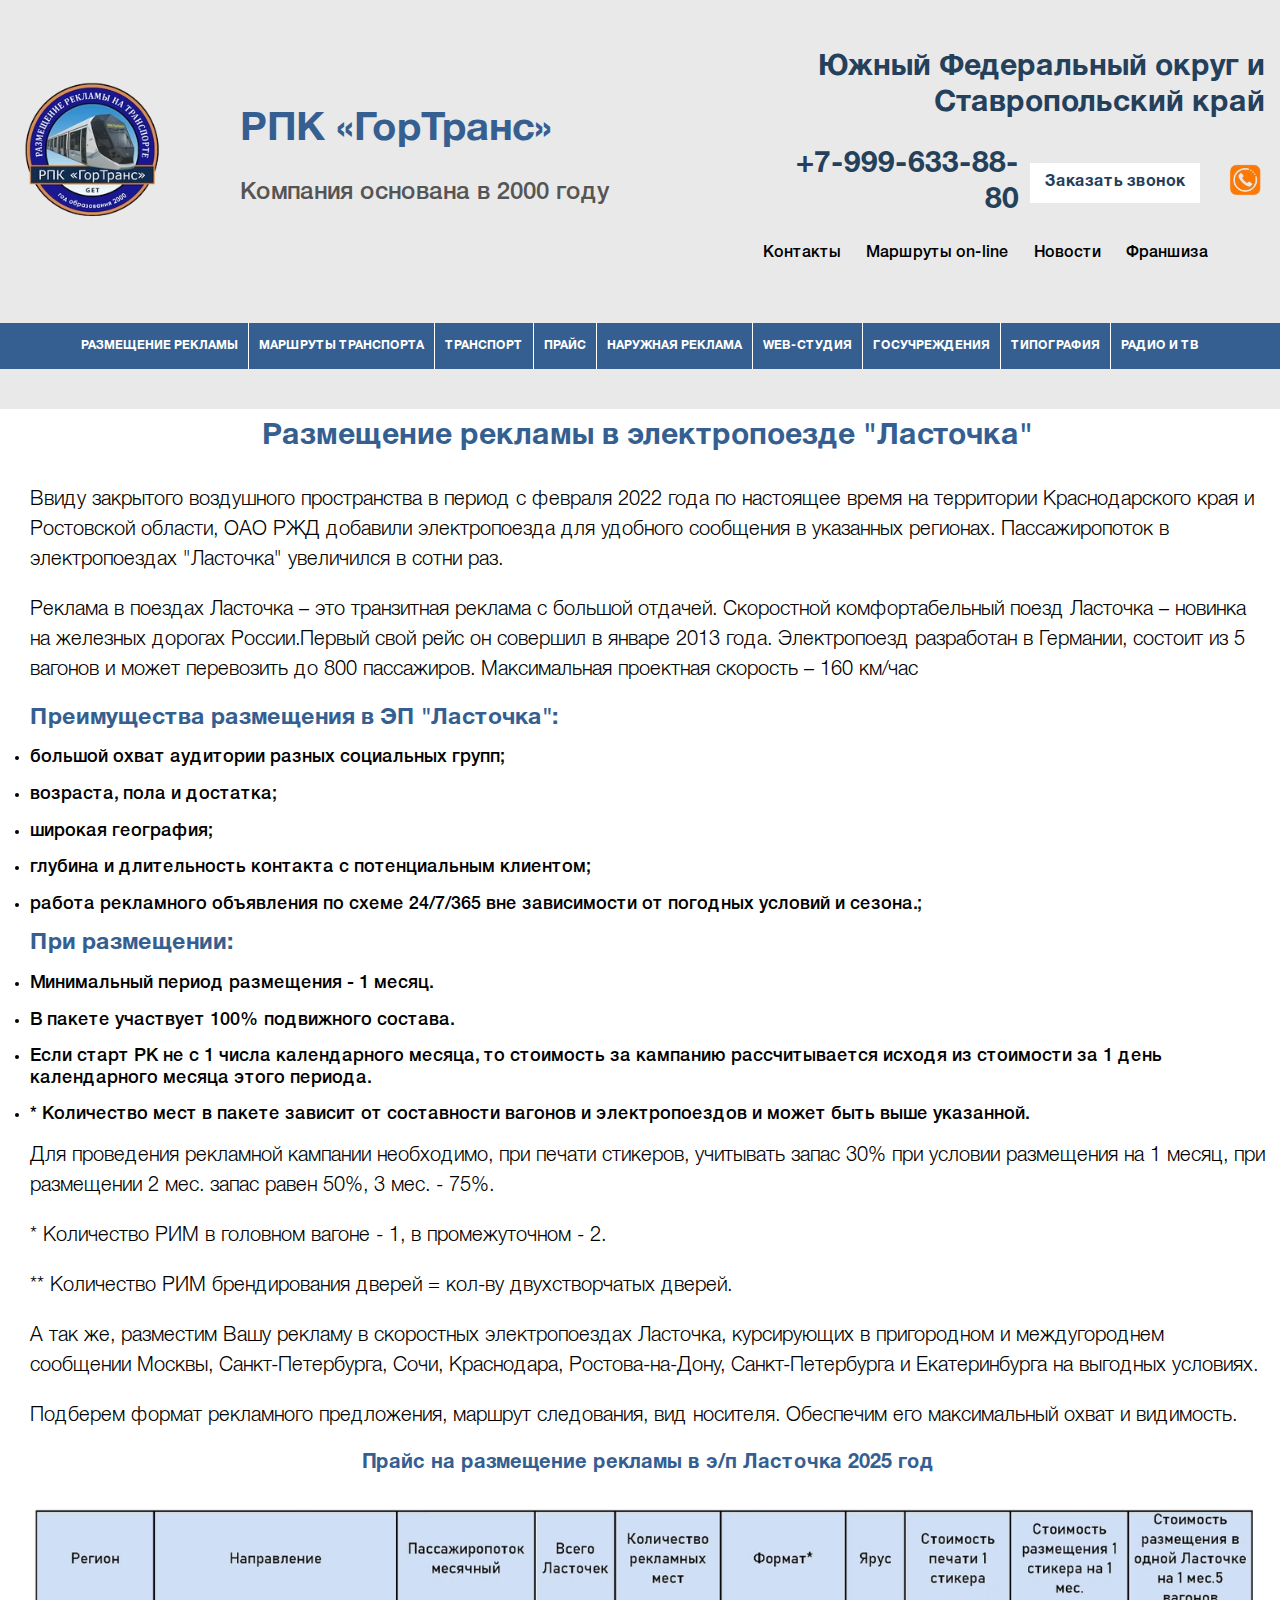
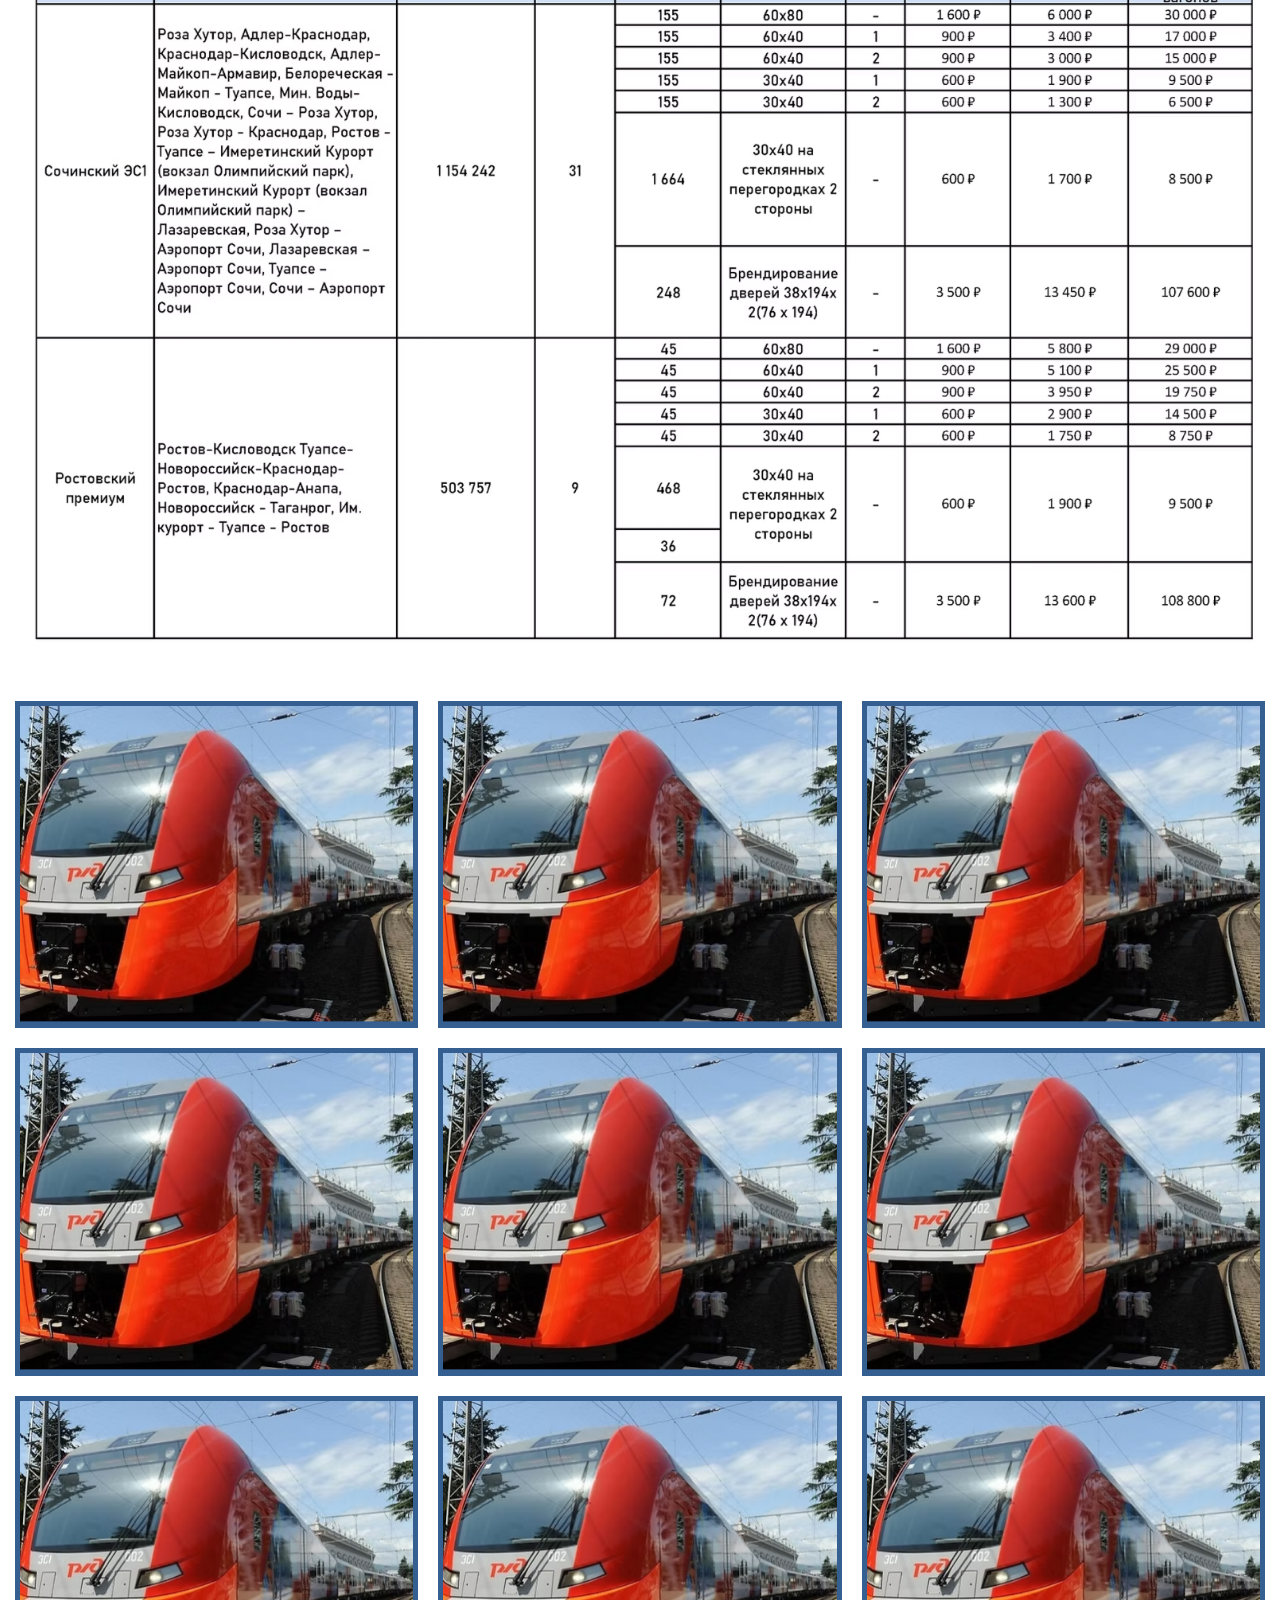
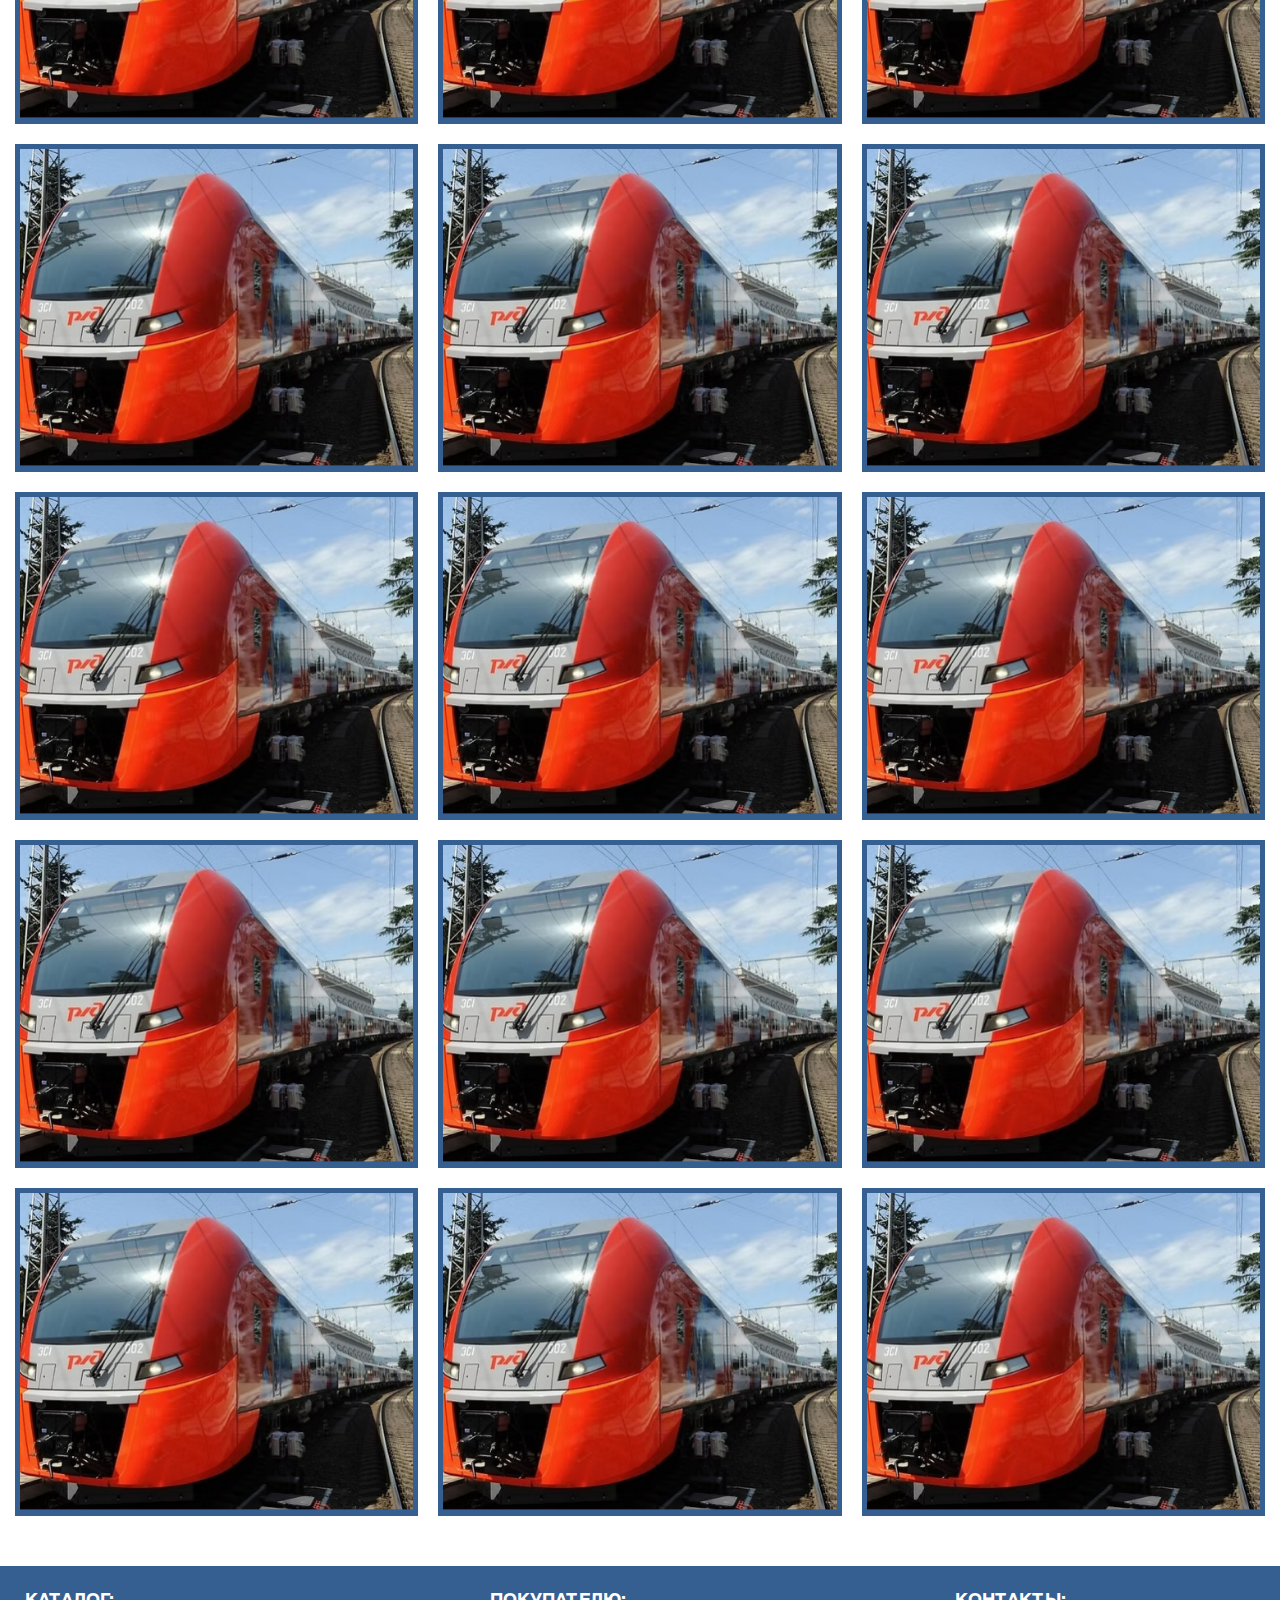
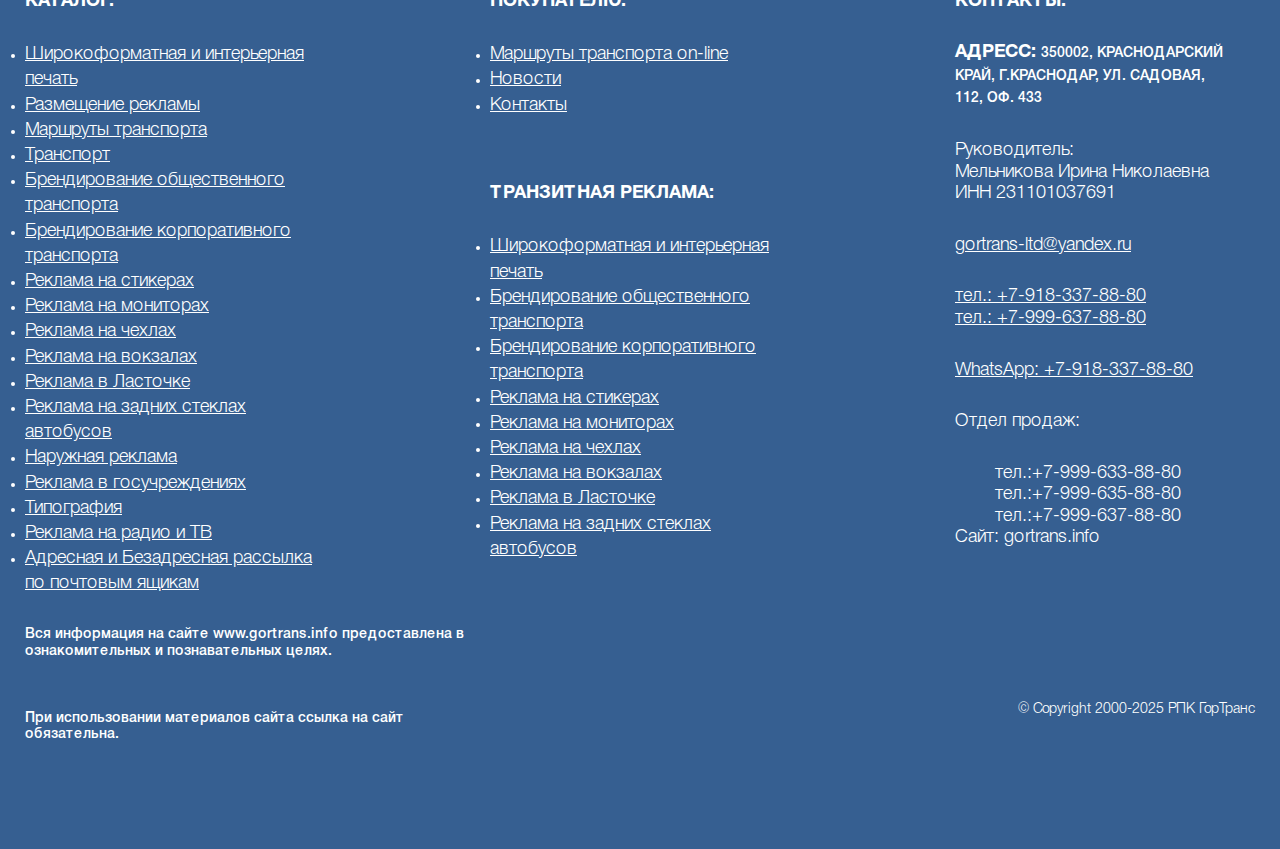
<file: advertisement-swallow.html>
<!DOCTYPE html>
<html lang="en">
<head>
    <meta charset="UTF-8">
    <meta name="viewport" content="width=device-width, initial-scale=1.0">
    <title>Размещение рекламы в электропоезде "Ласточка"</title>
    <link rel="stylesheet" href="css/baguetteBox.min.css">
    <link rel="stylesheet" href="css/style.min.css">
</head>
<body>
    <div class="body-container">
         <div class="modal hide">
            <div class="modal-dialog">
                <div class="modal-content">
                    <div class="modal-head">
                        <h2 class="modal-title">Оставьте заявку и мы свяжемся с вами</h2>
                        <div class="modal-close"></div>
                    </div>
                    <form class="modal-form" id="form">
                        <label class="modal-label">
                            <input type="text" class="modal-input" name="modal-name" autocomplete="name" id="name" placeholder="Ваше имя" required>
                        </label>
                        <label class="modal-label">
                            <input type="tel" class="modal-input" name="modal-tel" autocomplete="tel" id="tel" placeholder="Ваш телефон" required>
                        </label>
                        <button class="modal-btn btn">Отправить</button>
                        <div class="modal-footer">
                            <input type="checkbox" id="checkbox" name="checkbox" class="modal-check" required>
                            <span class="modal-warning">Нажимая кнопку отправить вы соглашаетесь с <a href="#">Политикой конфиденциальности</a></span>
                        </div>
                    </form>
                </div>
            </div>
        </div>
        <header class="header">
            <div class="container header-container">
                <div class="header-wrapper">
                    <div class="header-left">
                        <a href="index.html" class="header-logo"> <img src="icon/logo.svg" alt="логотип сайта"></a>
                        <div class="header-text">
                            <h2 class="header-title">РПК «ГорТранс»</h2>
                            <h3 class="header-subtitle">Компания  основана  в 2000 году</h3>
                        </div>
                        <div class="hamburger">
                            <span></span><span></span><span></span>
                        </div>
                        <nav class="hamburger-nav">
                            <ul class="hamburger-nav__list">
                                <li class="hamburger-nav__item"><div class="hamburger-nav__link">Размещение рекламы</div>
                                    <ul class="hamburger-nav__sublist">
                                        <li class="hamburger-nav__subitem"><a href="branding.html" target="_blank" class="hamburger-nav__sublink">Брэндирование транспорта</a></li>
                                        <li class="hamburger-nav__subitem"><a href="monitors.html" target="_blank" class="hamburger-nav__sublink">Реклама на мониторах</a></li>
                                        <li class="hamburger-nav__subitem"><a href="sticers.html" target="_blank" class="hamburger-nav__sublink">Реклама на стикерах</a></li>
                                        <li class="hamburger-nav__subitem"><a href="#" class="hamburger-nav__sublink">Реклама на чехлах</a></li>
                                        <li class="hamburger-nav__subitem"><a href="#" class="hamburger-nav__sublink">Реклама на промобоксах</a></li>
                                        <li class="hamburger-nav__subitem"><a href="#" class="hamburger-nav__sublink">Реклама на проездных билетах</a></li>
                                    </ul>
                                </li>
                                <li class="hamburger-nav__item"><div class="hamburger-nav__link">Маршруты транспорта</div>
                                    <ul class="hamburger-nav__sublist">
                                        <li class="hamburger-nav__subitem"><a href="#" class="hamburger-nav__sublink">Краснодар</a></li>
                                        <li class="hamburger-nav__subitem"><a href="#" class="hamburger-nav__sublink">Республика Адыгея</a></li>
                                        <li class="hamburgernav__subitem"><a  href="#"  class="hamburger-nav__sublink">Новороссийск</a></li>
                                        <li class="hamburger-nav__subitem"><a href="#" class="hamburger-nav__sublink">Сочи</a></li>
                                        <li class="hamburger-nav__subitem"><a href="#" class="hamburger-nav__sublink">Армовир</a></li>
                                        <li class="hamburger-nav__subitem"><a href="#" class="hamburger-nav__sublink">РА Адыгея и Майкоп</a></li>
                                        <li class="hamburger-nav__subitem"><a href="#" class="hamburger-nav__sublink">Ростов-на-Дону</a></li>
                                        <li class="hamburger-nav__subitem"><a href="#" class="hamburger-nav__sublink">Ставрополь</a></li>
                                        <li class="hamburger-nav__subitem"><a href="#" class="hamburger-nav__sublink">Волгоград</a></li>
                                        <li class="hamburger-nav__subitem"><a href="#" class="hamburger-nav__sublink">Астрахань</a></li>
                                    </ul>
                                </li>
                                <li class="hamburger-nav__item"><div class="hamburger-nav__link">Транспорт</div>
                                    <ul class="hamburger-nav__sublist  hamburger-nav__small">
                                        <li class="hamburger-nav__subitem"><a href="#" class="hamburger-nav__sublink">Травмваи</a></li>
                                        <li class="hamburger-nav__subitem"><a href="#" class="hamburger-nav__sublink">Автобусы</a></li>
                                        <li class="hamburger-nav__subitem"><a href="#" class="hamburger-nav__sublink">Троллейбусы</a></li>
                                        <li class="hamburger-nav__subitem"><a href="#" class="hamburger-nav__sublink">Маршрутные такси</a></li>
                                        <li class="hamburger-nav__subitem"><a href="#" class="hamburger-nav__sublink">Метротрам</a></li>
                                        <li class="hamburger-nav__subitem"><a href="#" class="hamburger-nav__sublink">Электропоезд "Ласточка"</a></li>
                                    </ul>
                                </li>
                                <li class="hamburger-nav__item"><div class="hamburger-nav__link">Прайс</div>
                                    <ul class="hamburger-nav__sublist  hamburger-nav__big">
                                        <li class="hamburger-nav__subitem"><a href="#" class="hamburger-nav__sublink">Брэндирование общественного транспорта</a></li>
                                        <li class="hamburger-nav__subitem"><a href="#" class="hamburger-nav__sublink">Реклама на чехлах</a></li>
                                        <li class="hamburger-nav__subitem"><a href="#" class="hamburger-nav__sublink">Реклама на стикерах</a></li>
                                        <li class="hamburger-nav__subitem"><a href="#" class="hamburger-nav__sublink">Реклама на задних стеклах автобусов</a></li>
                                        <li class="hamburger-nav__subitem"><a href="#" class="hamburger-nav__sublink">Реклама в "Ласточках"</a></li>
                                        <li class="hamburger-nav__subitem"><a href="#" class="hamburger-nav__sublink">Реклама на "мониторах"</a></li>
                                        <li class="hamburger-nav__subitem"><a href="#" class="hamburger-nav__sublink">Брэндирование корпоративного транспорта</a></li>
                                        <li class="hamburger-nav__subitem"><a href="#" class="hamburger-nav__sublink">Реклама на вокзалах</a></li>
                                    </ul>
                                </li>
                                <li class="hamburger-nav__item"><div class="hamburger-nav__link">Наружная реклама</div>
                                    <ul class="hamburger-nav__sublist">
                                        <li class="hamburger-nav__subitem"><a href="#" class="hamburger-nav__sublink">Билборды 3,0 Х 6,0</a></li>
                                        <li class="hamburger-nav__subitem"><a href="#" class="hamburger-nav__sublink">Ситборды 2,70 Х 3,70</a></li>
                                        <li class="hamburger-nav__subitem"><a href="#" class="hamburger-nav__sublink">Пилоны 1,20 Х 1,80</a></li>
                                        <li class="hamburger-nav__subitem"><a href="#" class="hamburger-nav__sublink">Пилларсы 1,40 Х 3,0</a></li>
                                        <li class="hamburger-nav__subitem"><a href="#" class="hamburger-nav__sublink">Светодиодные экраны</a></li>
                                        <li class="hamburger-nav__subitem"><a href="#" class="hamburger-nav__sublink">Суперсайты</a></li>
                                        <li class="hamburger-nav__subitem"><a href="#" class="hamburgernav__sublink">Брандмауэры</a></li>
                                    </ul>
                                </li>
                                <li class="hamburger-nav__item last-nav"><a href="#" class="hamburger-nav__link">WEB-студия</a></li>
                                <li class="hamburger-nav__item"><div class="hamburger-nav__link">Госучреждения</div>
                                    <ul class="hamburger-nav__sublist hamburger-nav__small">
                                        <li class="hamburger-nav__subitem"><a href="#" class="hamburger-nav__sublink">ФГУП "ПОЧТА РОССИИ" г.Краснодар</a></li>
                                        <li class="hamburger-nav__subitem"><a href="#" class="hamburger-nav__sublink">ФГУП "ПОЧТА РОССИИ" КК</a></li>
                                    </ul>
                                </li>
                                <li class="hamburger-nav__item"><div class="hamburger-nav__link">Типография</div>
                                    <ul class="hamburger-nav__sublist">
                                        <li class="hamburger-nav__subitem"><a href="#" class="hamburger-nav__sublink">ПРАЙС</a></li>
                                        <li class="hamburger-nav__subitem"><a href="#" class="hamburger-nav__sublink">УСЛУГИ ДИЗАЙНЕРА</a></li>
                                        <li class="hamburger-nav__subitem"><a href="#" class="hamburger-nav__sublink">ВИЗИТКИ</a></li>
                                        <li class="hamburger-nav__subitem"><a href="#" class="hamburger-nav__sublink">ЛИСТОВКИ </a></li>
                                        <li class="hamburger-nav__subitem"><a href="#" class="hamburger-nav__sublink">БУКЛЕТЫ</a></li>
                                        <li class="hamburger-nav__subitem"><a href="#" class="hamburger-nav__sublink">НАКЛЕЙКИ</a></li>
                                        <li class="hamburger-nav__subitem"><a href="#" class="hamburger-nav__sublink">ОТКРЫТКИ</a></li>
                                        <li class="hamburger-nav__subitem"><a href="#" class="hamburger-nav__sublink">БЛОКНОТЫ</a></li>

                                        <li class="hamburger-nav__subitem"><a href="#" class="hamburger-nav__sublink">ПЛАКАТЫ</a></li>
                                        <li class="hamburger-nav__subitem"><a href="#" class="hamburger-nav__sublink">ГРАМОТЫ</a></li>
                                        <li class="hamburger-nav__subitem"><a href="#" class="hamburger-nav__sublink">БРОШЮРЫ</a></li>
                                        <li class="hamburger-nav__subitem"><a href="#" class="hamburger-nav__sublink">ПАКЕТЫ</a></li>
                                        <li class="hamburger-nav__subitem"><a href="#" class="hamburger-nav__sublink">ПАПКИ</a></li>
                                        <li class="hamburger-nav__subitem"><a href="#" class="hamburger-nav__sublink">КАРТЫ</a></li>
                                        <li class="hamburger-nav__subitem"><a href="#" class="hamburger-nav__sublink">КАЛЕНДАРИ</a></li>
                                        <li class="hamburger-nav__subitem"><a href="#" class="hamburger-nav__sublink">ЖУРНАЛЫ</a></li>
                                        <li class="hamburger-nav__subitem"><a href="#" class="hamburger-nav__sublink">БЛАНКИ</a></li>
                                        <li class="hamburger-nav__subitem"><a href="#" class="hamburger-nav__sublink">БЛОКИ / КУБАРИКИ</a></li>
                                        <li class="hamburger-nav__subitem"><a href="#" class="hamburger-nav__sublink">БЛАНКИ</a></li>
                                    </ul>
                                </li>
                                <li class="hamburger-nav__item last-nav"><a href="#" class="hamburger-nav__link">Радио и ТВ</a></li>                                
                            </ul>
                        </nav>
                    </div>
                    
                    <div class="header-right">
                        <div class="header-right__name">Южный Федеральный округ и Ставропольский край</div>
                        <div class="header-right__box">
                            <a href="tel:79996338880" class="header-right__phone">+7-999-633-88-80</a>
                            <button data-modal class="header-right__btn">Заказать звонок</button>
                            <div class="header-right__icon">
                                <img src="icon/phone.svg" alt="телефон">
                            </div>
                        </div>
                        <nav class="header-navs">
                            <ul class="header-list">
                                <li class="header-item"><a href="#" class="header-link">Контакты</a></li>
                                <li class="header-item"><a href="#" class="header-link">Маршруты on-line</a></li>
                                <li class="header-item"><a href="#" class="header-link">Новости</a></li>
                                <li class="header-item"><a href="#" class="header-link">Франшиза</a></li>
                            </ul>
                        </nav>
                    </div>
                </div>
            </div>  
            <div class="header-head">
                <nav class="header-nav">
                    <ul class="header-nav__list">
                        <li class="header-nav__item"><div class="header-nav__link">Размещение рекламы</div>
                            <ul class="header-nav__sublist">
                                <li class="header-nav__subitem"><a href="branding.html" target="_blank" class="header-nav__sublink">Брэндирование транспорта</a></li>
                                <li class="header-nav__subitem"><a href="monitors.html" target="_blank" class="header-nav__sublink">Реклама на мониторах</a></li>
                                <li class="header-nav__subitem"><a href="sticers.html"  target="_blank"  class="header-nav__sublink">Реклама на стикерах</a></li>
                                <li class="header-nav__subitem"><a href="#" class="header-nav__sublink">Реклама на чехлах</a></li>
                                <li class="header-nav__subitem"><a href="#" class="header-nav__sublink">Реклама на промобоксах</a></li>
                                <li class="header-nav__subitem"><a href="#" class="header-nav__sublink">Реклама на проездных билетах</a></li>
                            </ul>
                        </li>
                        <li class="header-nav__item"><div class="header-nav__link">Маршруты транспорта</div>
                            <ul class="header-nav__sublist">
                                <li class="header-nav__subitem"><a href="routes.html" class="header-nav__sublink">Краснодар</a></li>
                                <li class="header-nav__subitem"><a href="#" class="header-nav__sublink">Республика Адыгея</a></li>
                                <li class="header-nav__subitem"><a href="#" class="header-nav__sublink">Новороссийск</a></li>
                                <li class="header-nav__subitem"><a href="#" class="header-nav__sublink">Сочи</a></li>
                                <li class="header-nav__subitem"><a href="#" class="header-nav__sublink">Армовир</a></li>
                                <li class="header-nav__subitem"><a href="#" class="header-nav__sublink">РА Адыгея и Майкоп</a></li>
                                <li class="header-nav__subitem"><a href="#" class="header-nav__sublink">Ростов-на-Дону</a></li>
                                <li class="header-nav__subitem"><a href="#" class="header-nav__sublink">Ставрополь</a></li>
                                <li class="header-nav__subitem"><a href="#" class="header-nav__sublink">Волгоград</a></li>
                                <li class="header-nav__subitem"><a href="#" class="header-nav__sublink">Астрахань</a></li>
                            </ul>
                        </li>
                        <li class="header-nav__item"><div class="header-nav__link">Транспорт</div>
                            <ul class="header-nav__sublist  header-nav__small">
                                <li class="header-nav__subitem"><a href="#" class="header-nav__sublink">Травмваи</a></li>
                                <li class="header-nav__subitem"><a href="#" class="header-nav__sublink">Автобусы</a></li>
                                <li class="header-nav__subitem"><a href="#" class="header-nav__sublink">Троллейбусы</a></li>
                                <li class="header-nav__subitem"><a href="#" class="header-nav__sublink">Маршрутные такси</a></li>
                                <li class="header-nav__subitem"><a href="#" class="header-nav__sublink">Метротрам</a></li>
                                <li class="header-nav__subitem"><a href="#" class="header-nav__sublink">Электропоезд "Ласточка"</a></li>
                            </ul>
                        </li>
                        <li class="header-nav__item"><div class="header-nav__link">Прайс</div>
                            <ul class="header-nav__sublist  header-nav__big">
                                <li class="header-nav__subitem"><a href="#" class="header-nav__sublink">Брэндирование общественного транспорта</a></li>
                                <li class="header-nav__subitem"><a href="#" class="header-nav__sublink">Реклама на чехлах</a></li>
                                <li class="header-nav__subitem"><a href="#" class="header-nav__sublink">Реклама на стикерах</a></li>
                                <li class="header-nav__subitem"><a href="#" class="header-nav__sublink">Реклама на задних стеклах автобусов</a></li>
                                <li class="header-nav__subitem"><a href="#" class="header-nav__sublink">Реклама в "Ласточках"</a></li>
                                <li class="header-nav__subitem"><a href="#" class="header-nav__sublink">Реклама на "мониторах"</a></li>
                                <li class="header-nav__subitem"><a href="#" class="header-nav__sublink">Брэндирование корпоративного транспорта</a></li>
                                <li class="header-nav__subitem"><a href="#" class="header-nav__sublink">Реклама на вокзалах</a></li>
                            </ul>
                        </li>
                        <li class="header-nav__item"><div class="header-nav__link">Наружная реклама</div>
                            <ul class="header-nav__sublist">
                                <li class="header-nav__subitem"><a href="#" class="header-nav__sublink">Билборды 3,0 Х 6,0</a></li>
                                <li class="header-nav__subitem"><a href="#" class="header-nav__sublink">Ситборды 2,70 Х 3,70</a></li>
                                <li class="header-nav__subitem"><a href="#" class="header-nav__sublink">Пилоны 1,20 Х 1,80</a></li>
                                <li class="header-nav__subitem"><a href="#" class="header-nav__sublink">Пилларсы 1,40 Х 3,0</a></li>
                                <li class="header-nav__subitem"><a href="#" class="header-nav__sublink">Светодиодные экраны</a></li>
                                <li class="header-nav__subitem"><a href="#" class="header-nav__sublink">Суперсайты</a></li>
                                <li class="header-nav__subitem"><a href="#" class="header-nav__sublink">Брандмауэры</a></li>
                            </ul>
                        </li>
                        <li class="header-nav__item"><a href="#" class="header-nav__link">WEB-студия</a></li>
                        <li class="header-nav__item"><div class="header-nav__link">Госучреждения</div>
                            <ul class="header-nav__sublist header-nav__small">
                                <li class="header-nav__subitem"><a href="#" class="header-nav__sublink">ФГУП "ПОЧТА РОССИИ" г.Краснодар</a></li>
                                <li class="header-nav__subitem"><a href="#" class="header-nav__sublink">ФГУП "ПОЧТА РОССИИ" КК</a></li>
                            </ul>
                        </li>
                        <li class="header-nav__item"><div class="header-nav__link">Типография</div>
                            <ul class="header-nav__sublist">
                                <li class="header-nav__subitem"><a href="#" class="header-nav__sublink">ПРАЙС</a></li>
                                <li class="header-nav__subitem"><a href="#" class="header-nav__sublink">УСЛУГИ ДИЗАЙНЕРА</a></li>
                                <li class="header-nav__subitem"><a href="#" class="header-nav__sublink">ВИЗИТКИ</a></li>
                                <li class="header-nav__subitem"><a href="#" class="header-nav__sublink">ЛИСТОВКИ </a></li>
                                <li class="header-nav__subitem"><a href="#" class="header-nav__sublink">БУКЛЕТЫ</a></li>
                                <li class="header-nav__subitem"><a href="#" class="header-nav__sublink">НАКЛЕЙКИ</a></li>
                                <li class="header-nav__subitem"><a href="#" class="header-nav__sublink">ОТКРЫТКИ</a></li>
                                <li class="header-nav__subitem"><a href="#" class="header-nav__sublink">БЛОКНОТЫ</a></li>

                                <li class="header-nav__subitem"><a href="#" class="header-nav__sublink">ПЛАКАТЫ</a></li>
                                <li class="header-nav__subitem"><a href="#" class="header-nav__sublink">ГРАМОТЫ</a></li>
                                <li class="header-nav__subitem"><a href="#" class="header-nav__sublink">БРОШЮРЫ</a></li>
                                <li class="header-nav__subitem"><a href="#" class="header-nav__sublink">ПАКЕТЫ</a></li>
                                <li class="header-nav__subitem"><a href="#" class="header-nav__sublink">ПАПКИ</a></li>
                                <li class="header-nav__subitem"><a href="#" class="header-nav__sublink">КАРТЫ</a></li>
                                <li class="header-nav__subitem"><a href="#" class="header-nav__sublink">КАЛЕНДАРИ</a></li>
                                <li class="header-nav__subitem"><a href="#" class="header-nav__sublink">ЖУРНАЛЫ</a></li>
                                <li class="header-nav__subitem"><a href="#" class="header-nav__sublink">БЛАНКИ</a></li>
                                <li class="header-nav__subitem"><a href="#" class="header-nav__sublink">БЛОКИ / КУБАРИКИ</a></li>
                                <li class="header-nav__subitem"><a href="#" class="header-nav__sublink">БЛАНКИ</a></li>
                            </ul>
                        </li>
                        <li class="header-nav__item last-nav"><div class="header-nav__link">Радио и ТВ</div></li>                    
                    </ul>
                </nav> 
            </div>                    
        </header>
        <main class="content">
            <section class="work">
                <div class="container">
                    <h1 class="work-title">Размещение рекламы в электропоезде "Ласточка"</h1>
                    <div class="work-content">
                        <p class="work-content__descr">Ввиду закрытого воздушного пространства в период с февраля 2022 года по настоящее время на территории Краснодарского края и Ростовской области, ОАО РЖД добавили электропоезда для удобного сообщения в указанных регионах. Пассажиропоток в электропоездах "Ласточка" увеличился в сотни раз.</p>
                        <p class="work-content__descr"> Реклама в поездах Ласточка – это транзитная реклама с большой отдачей. Скоростной комфортабельный поезд Ласточка – новинка на железных дорогах России.Первый свой рейс он совершил в январе 2013 года. Электропоезд разработан в Германии, состоит из 5 вагонов и может перевозить до 800 пассажиров. Максимальная проектная скорость – 160 км/час</p>
                        <h2 class="work-content__title">Преимущества размещения в ЭП "Ласточка":</h2>
                        <ul class="work-content__list">
                            <li class="work-content__item">большой охват аудитории разных социальных групп;</li>
                            <li class="work-content__item">возраста, пола и достатка;</li>
                            <li class="work-content__item">широкая география;</li>          
                            <li class="work-content__item">глубина и длительность контакта с потенциальным клиентом;</li>
                            <li class="work-content__item">работа рекламного объявления по схеме 24/7/365 вне зависимости от погодных условий и сезона.;</li>                 
                        </ul>
                        <h2 class="work-content__title">При размещении:</h2>
                        <ul class="work-content__list">
                            <li class="work-content__item">Минимальный период размещения - 1 месяц.</li>
                            <li class="work-content__item">В пакете участвует 100% подвижного состава.</li>
                            <li class="work-content__item">Если старт РК не с 1 числа календарного месяца, то стоимость за кампанию рассчитывается исходя из стоимости за 1 день календарного месяца этого периода.</li>          
                            <li class="work-content__item"> * Количество мест в пакете зависит от составности вагонов и электропоездов и может быть выше указанной.</li>                
                        </ul>
                        <p class="work-content__descr">Для проведения рекламной кампании необходимо, при печати стикеров, учитывать запас 30% при условии размещения на 1 месяц, при размещении 2 мес. запас равен 50%, 3 мес. - 75%.</p>
                        <p class="work-content__descr">* Количество РИМ в головном вагоне - 1, в промежуточном - 2.  </p>
                        <p class="work-content__descr">** Количество РИМ брендирования дверей = кол-ву двухстворчатых дверей.</p>
                        <p class="work-content__descr">А так же, разместим Вашу рекламу в скоростных электропоездах Ласточка, курсирующих в пригородном и междугороднем сообщении Москвы, Санкт-Петербурга, Сочи, Краснодара, Ростова-на-Дону, Санкт-Петербурга и Екатеринбурга на выгодных условиях.</p>
                        <p class="work-content__descr">Подберем формат рекламного предложения, маршрут следования, вид носителя. Обеспечим его максимальный охват и видимость.</p>
                        <h2 class="work-subtitle">Прайс на размещение рекламы в э/п Ласточка                                2025 год</h2>
                        <div class="work-content__img">
                            <img src="img/table/table6.webp" alt="Размещение рекламы в электропоезде 'Ласточка' Цены">
                        </div>
                    </div>
                </div>
            </section>
            <section class="galerey">
                <div class="container">
                    <div class="galerey-buget">
                        <a href="img/adverisimus-swallow/swallow.webp" data-caption="Брэндирование трамвая" class="galerey-buget__img">
                            <img src="img/adverisimus-swallow/swallow.webp" alt="Брэндирование трамвая">
                        </a>
                        <a href="img/adverisimus-swallow/swallow.webp" data-caption="Брэндирование трамвая" class="galerey-buget__img">
                            <img src="img/adverisimus-swallow/swallow.webp" alt="Брэндирование трамвая">
                        </a>
                        <a href="img/adverisimus-swallow/swallow.webp" data-caption="Брэндирование трамвая" class="galerey-buget__img">
                            <img src="img/adverisimus-swallow/swallow.webp" alt="Брэндирование трамвая">
                        </a>
                        <a href="img/adverisimus-swallow/swallow.webp" data-caption="Брэндирование трамвая" class="galerey-buget__img">
                            <img src="img/adverisimus-swallow/swallow.webp" alt="Брэндирование трамвая">
                        </a>
                        <a href="img/adverisimus-swallow/swallow.webp" data-caption="Брэндирование трамвая" class="galerey-buget__img">
                            <img src="img/adverisimus-swallow/swallow.webp" alt="Брэндирование трамвая">
                        </a>
                        <a href="img/adverisimus-swallow/swallow.webp" data-caption="Брэндирование трамвая" class="galerey-buget__img">
                            <img src="img/adverisimus-swallow/swallow.webp" alt="Брэндирование трамвая">
                        </a>

                        <a href="img/adverisimus-swallow/swallow.webp" data-caption="Брэндирование трамвая" class="galerey-buget__img">
                            <img src="img/adverisimus-swallow/swallow.webp" alt="Брэндирование трамвая">
                        </a>
                        <a href="img/adverisimus-swallow/swallow.webp" data-caption="Брэндирование трамвая" class="galerey-buget__img">
                            <img src="img/adverisimus-swallow/swallow.webp" alt="Брэндирование трамвая">
                        </a>
                        <a href="img/adverisimus-swallow/swallow.webp" data-caption="Брэндирование трамвая" class="galerey-buget__img">
                            <img src="img/adverisimus-swallow/swallow.webp" alt="Брэндирование трамвая">
                        </a>
                        <a href="img/adverisimus-swallow/swallow.webp" data-caption="Брэндирование трамвая" class="galerey-buget__img">
                            <img src="img/adverisimus-swallow/swallow.webp" alt="Брэндирование трамвая">
                        </a>
                        <a href="img/adverisimus-swallow/swallow.webp" data-caption="Брэндирование трамвая" class="galerey-buget__img">
                            <img src="img/adverisimus-swallow/swallow.webp" alt="Брэндирование трамвая">
                        </a>
                        <a href="img/adverisimus-swallow/swallow.webp" data-caption="Брэндирование трамвая" class="galerey-buget__img">
                            <img src="img/adverisimus-swallow/swallow.webp" alt="Брэндирование трамвая">
                        </a>

                        <a href="img/adverisimus-swallow/swallow.webp" data-caption="Брэндирование трамвая" class="galerey-buget__img">
                            <img src="img/adverisimus-swallow/swallow.webp" alt="Брэндирование трамвая">
                        </a>
                        <a href="img/adverisimus-swallow/swallow.webp" data-caption="Брэндирование трамвая" class="galerey-buget__img">
                            <img src="img/adverisimus-swallow/swallow.webp" alt="Брэндирование трамвая">
                        </a>
                        <a href="img/adverisimus-swallow/swallow.webp" data-caption="Брэндирование трамвая" class="galerey-buget__img">
                            <img src="img/adverisimus-swallow/swallow.webp" alt="Брэндирование трамвая">
                        </a>
                        <a href="img/adverisimus-swallow/swallow.webp" data-caption="Брэндирование трамвая" class="galerey-buget__img">
                            <img src="img/adverisimus-swallow/swallow.webp" alt="Брэндирование трамвая">
                        </a>
                        <a href="img/adverisimus-swallow/swallow.webp" data-caption="Брэндирование трамвая" class="galerey-buget__img">
                            <img src="img/adverisimus-swallow/swallow.webp" alt="Брэндирование трамвая">
                        </a>
                        <a href="img/adverisimus-swallow/swallow.webp" data-caption="Брэндирование трамвая" class="galerey-buget__img">
                            <img src="img/adverisimus-swallow/swallow.webp" alt="Брэндирование трамвая">
                        </a>

                        <a href="img/adverisimus-swallow/swallow.webp" data-caption="Брэндирование трамвая" class="galerey-buget__img">
                            <img src="img/adverisimus-swallow/swallow.webp" alt="Брэндирование трамвая">
                        </a>
                        <a href="img/adverisimus-swallow/swallow.webp" data-caption="Брэндирование трамвая" class="galerey-buget__img">
                            <img src="img/adverisimus-swallow/swallow.webp" alt="Брэндирование трамвая">
                        </a>
                        <a href="img/adverisimus-swallow/swallow.webp" data-caption="Брэндирование трамвая" class="galerey-buget__img">
                            <img src="img/adverisimus-swallow/swallow.webp" alt="Брэндирование трамвая">
                        </a>                        
                    </div>
                </div>
            </section>
        </main>
        <footer class="footer">
            <div class="container">
                <div class="footer-wrapper">
                    <div class="footer-left">
                        <h3 class="footer-left__title">Каталог:</h3>
                        <ul class="footer-left__list footer-list">
                            <li class="footer-list__item"><a href="#" class="footer-list__link">Широкоформатная и интерьерная печать</a></li>
                            <li class="footer-list__item"><a href="#" class="footer-list__link">Размещение рекламы</a></li>
                            <li class="footer-list__item"><a href="#" class="footer-list__link">Маршруты транспорта</a></li>
                            <li class="footer-list__item"><a href="#" class="footer-list__link">Транспорт</a></li>
                            <li class="footer-list__item"><a href="#" class="footer-list__link">Брендирование общественного транспорта</a></li>
                            <li class="footer-list__item"><a href="#" class="footer-list__link">Брендирование корпоративного транспорта</a></li>
                            <li class="footer-list__item"><a href="#" class="footer-list__link">Реклама на стикерах</a></li>
                            <li class="footer-list__item"><a href="#" class="footer-list__link">Реклама на мониторах</a></li>
                            <li class="footer-list__item"><a href="#" class="footer-list__link">Реклама на чехлах</a></li>
                            <li class="footer-list__item"><a href="#" class="footer-list__link">Реклама на вокзалах</a></li>
                            <li class="footer-list__item"><a href="#" class="footer-list__link">Реклама в Ласточке</a></li>
                            <li class="footer-list__item"><a href="#" class="footer-list__link">Реклама на задних стеклах автобусов</a></li>
                            <li class="footer-list__item"><a href="#" class="footer-list__link">Наружная реклама</a></li>
                            <li class="footer-list__item"><a href="#" class="footer-list__link">Реклама в госучреждениях</a></li>
                            <li class="footer-list__item"><a href="#" class="footer-list__link">Типография</a></li>
                            <li class="footer-list__item"><a href="#" class="footer-list__link">Реклама на радио и ТВ</a></li>
                            <li class="footer-list__item"><a href="#" class="footer-list__link">Адресная и Безадресная рассылка по почтовым ящикам</a></li>
                        </ul>
                    </div>
                    <div class="footer-center">
                        <div class="footer-center__box">
                            <h3 class="footer-center__title">ПОКУПАТЕЛЮ:</h3>
                            <ul class="footer-left__list footer-list">
                                <li class="footer-list__item"><a href="#" class="footer-list__link">Маршруты транспорта on-line</a></li>
                                <li class="footer-list__item"><a href="#" class="footer-list__link">Новости</a></li>
                                <li class="footer-list__item"><a href="#" class="footer-list__link">Контакты</a></li>      
                            </ul>
                        </div>
                        <div class="footer-center__box">
                            <h3 class="footer-center__title">ТРАНЗИТНАЯ РЕКЛАМА:</h3>
                            <ul class="footer-left__list footer-list">
                                <li class="footer-list__item"><a href="#" class="footer-list__link">Широкоформатная и интерьерная печать</a></li>
                                <li class="footer-list__item"><a href="#" class="footer-list__link">Брендирование общественного транспорта</a></li>
                                <li class="footer-list__item"><a href="#" class="footer-list__link">Брендирование корпоративного транспорта</a></li> 
                                <li class="footer-list__item"><a href="#" class="footer-list__link">Реклама на стикерах</a></li>
                                <li class="footer-list__item"><a href="#" class="footer-list__link">Реклама на мониторах</a></li>
                                <li class="footer-list__item"><a href="#" class="footer-list__link">Реклама на чехлах</a></li>  
                                <li class="footer-list__item"><a href="#" class="footer-list__link">Реклама на вокзалах</a></li>
                                <li class="footer-list__item"><a href="#" class="footer-list__link">Реклама в Ласточке</a></li>
                                <li class="footer-list__item"><a href="#" class="footer-list__link">Реклама на задних стеклах автобусов</a></li>
                            </ul>
                        </div>                        
                    </div>
                    <div class="footer-right">
                        <h3 class="footer-right__title">КОНТАКТЫ:</h3>
                        <div class="footer-right__box">
                            <div class="footer-right__adress footer-adress">
                                <h4 class="footer-adress__title">Адресс: <span>350002, Краснодарский край, г.Краснодар, ул. Садовая, 112, оф. 433</span></h4>
                            </div>
                            <div class="footer-right__director footer-director">
                                <h4 class="footer-director__title">Руководитель: <br> Мельникова Ирина Николаевна ИНН 231101037691</h4>
                            </div>
                            <a href="gortrans-ltd@yandex.ru" target="_blank" class="footer-right__email footer-email">gortrans-ltd@yandex.ru</a>
                            <a href="tel:79183378880" class="footer-tel">тел.:  +7-918-337-88-80</a>
                            <a href="tel:79996378880" class="footer-tel">тел.:  +7-999-637-88-80</a>
                            <a href="https://wa.me/79183378880" class="footer-whatsap">WhatsApp: +7-918-337-88-80</a>
                            <div class="footer-sales">
                                <h3 class="footer-sales__title">Отдел продаж:</h3>
                                <a href="tel:79996338880" class="footer-sales__link">тел.:+7-999-633-88-80</a>    
                                <a href="tel:79996358880" class="footer-sales__link">тел.:+7-999-635-88-80</a>   
                                <a href="tel:79996378880" class="footer-sales__link">тел.:+7-999-637-88-80</a>   
                            </div>
                            <div class="footer-syte">Сайт: gortrans.info</div>
                        </div>
                    </div>
                </div>
                <div class="footer-box">
                    <div class="footer-warning">
                        <span>Вся информация на сайте www.gortrans.info предоставлена в ознакомительных и познавательных целях. </span>
                        <span>При использовании материалов сайта ссылка на сайт обязательна.</span>                               
                    </div>
                    <div class="footer-copy">
                        © Copyright 2000-2025 РПК ГорТранс
                    </div>
                </div>
            </div>
        </footer>
    </div>
    <script src="js/baguetteBox.min.js"></script>
    <script src="js/script.js"></script>
</body>
</html>
</file>
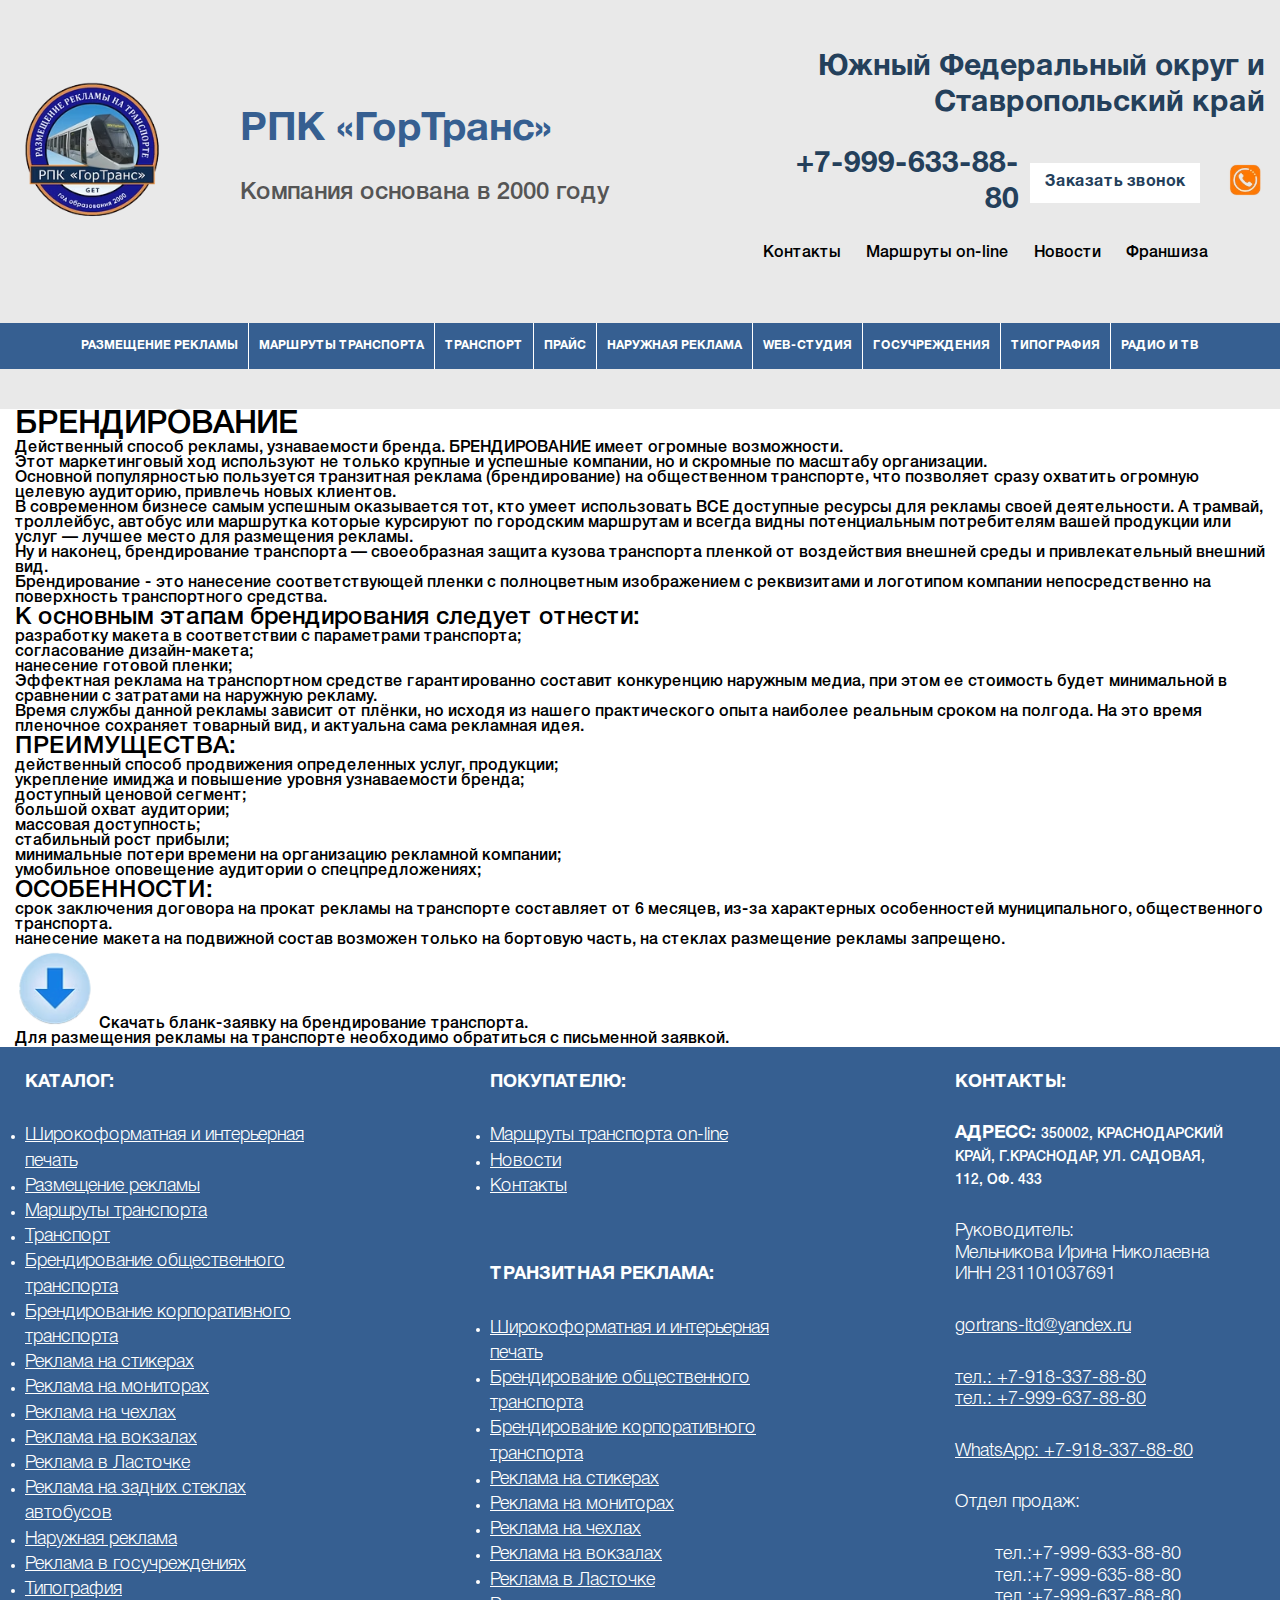
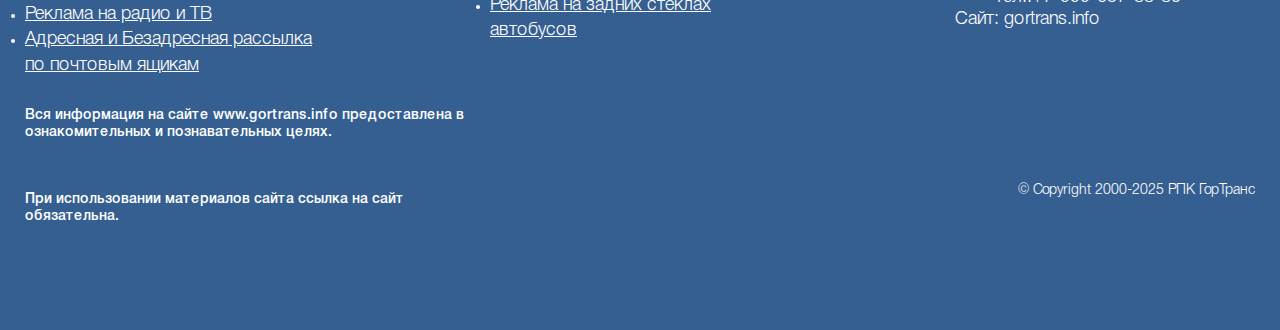
<file: branding.html>
<!DOCTYPE html>
<html lang="en">
<head>
    <meta charset="UTF-8">
    <meta name="viewport" content="width=device-width, initial-scale=1.0">
    <link rel="stylesheet" href="css/style.min.css">
    <title>Брэндирование транспорта</title>
</head>
<body>
    <div class="body-container">
        <header class="header">
            <div class="container header-container">
                <div class="header-wrapper">
                    <div class="header-left">
                        <a href="index.html" class="header-logo"> <img src="icon/logo.svg" alt="логотип сайта"></a>
                        <div class="header-text">
                            <h2 class="header-title">РПК «ГорТранс»</h2>
                            <h3 class="header-subtitle">Компания  основана  в 2000 году</h3>
                        </div>
                        <div class="hamburger">
                            <span></span><span></span><span></span>
                        </div>
                        <nav class="hamburger-nav">
                            <ul class="hamburger-nav__list">
                                <li class="hamburger-nav__item"><div class="hamburger-nav__link">Размещение рекламы</div>
                                    <ul class="hamburger-nav__sublist">
                                        <li class="hamburger-nav__subitem"><a href="branding.html" target="_blank" class="hamburger-nav__sublink">Брэндирование транспорта</a></li>
                                        <li class="hamburger-nav__subitem"><a href="#" class="hamburger-nav__sublink">Реклама на мониторах</a></li>
                                        <li class="hamburger-nav__subitem"><a href="#" class="hamburger-nav__sublink">Реклама на стикерах</a></li>
                                        <li class="hamburger-nav__subitem"><a href="#" class="hamburger-nav__sublink">Реклама на чехлах</a></li>
                                        <li class="hamburger-nav__subitem"><a href="#" class="hamburger-nav__sublink">Реклама на промобоксах</a></li>
                                        <li class="hamburger-nav__subitem"><a href="#" class="hamburger-nav__sublink">Реклама на проездных билетах</a></li>
                                    </ul>
                                </li>
                                <li class="hamburger-nav__item"><div class="hamburger-nav__link">Маршруты транспорта</div>
                                    <ul class="hamburger-nav__sublist">
                                        <li class="hamburger-nav__subitem"><a href="#" class="hamburger-nav__sublink">Краснодар</a></li>
                                        <li class="hamburger-nav__subitem"><a href="#" class="hamburger-nav__sublink">Республика Адыгея</a></li>
                                        <li class="hamburgernav__subitem"><a href="#"  class="hamburger-nav__sublink">Новороссийск</a></li>
                                        <li class="hamburger-nav__subitem"><a href="#" class="hamburger-nav__sublink">Сочи</a></li>
                                        <li class="hamburger-nav__subitem"><a href="#" class="hamburger-nav__sublink">Армовир</a></li>
                                        <li class="hamburger-nav__subitem"><a href="#" class="hamburger-nav__sublink">РА Адыгея и Майкоп</a></li>
                                        <li class="hamburger-nav__subitem"><a href="#" class="hamburger-nav__sublink">Ростов-на-Дону</a></li>
                                        <li class="hamburger-nav__subitem"><a href="#" class="hamburger-nav__sublink">Ставрополь</a></li>
                                        <li class="hamburger-nav__subitem"><a href="#" class="hamburger-nav__sublink">Волгоград</a></li>
                                        <li class="hamburger-nav__subitem"><a href="#" class="hamburger-nav__sublink">Астрахань</a></li>
                                    </ul>
                                </li>
                                <li class="hamburger-nav__item"><div class="hamburger-nav__link">Транспорт</div>
                                    <ul class="hamburger-nav__sublist  hamburger-nav__small">
                                        <li class="hamburger-nav__subitem"><a href="#" class="hamburger-nav__sublink">Травмваи</a></li>
                                        <li class="hamburger-nav__subitem"><a href="#" class="hamburger-nav__sublink">Автобусы</a></li>
                                        <li class="hamburger-nav__subitem"><a href="#" class="hamburger-nav__sublink">Троллейбусы</a></li>
                                        <li class="hamburger-nav__subitem"><a href="#" class="hamburger-nav__sublink">Маршрутные такси</a></li>
                                        <li class="hamburger-nav__subitem"><a href="#" class="hamburger-nav__sublink">Метротрам</a></li>
                                        <li class="hamburger-nav__subitem"><a href="#" class="hamburger-nav__sublink">Электропоезд "Ласточка"</a></li>
                                    </ul>
                                </li>
                                <li class="hamburger-nav__item"><div class="hamburger-nav__link">Прайс</div>
                                    <ul class="hamburger-nav__sublist  hamburger-nav__big">
                                        <li class="hamburger-nav__subitem"><a href="#" class="hamburger-nav__sublink">Брэндирование общественного транспорта</a></li>
                                        <li class="hamburger-nav__subitem"><a href="#" class="hamburger-nav__sublink">Реклама на чехлах</a></li>
                                        <li class="hamburger-nav__subitem"><a href="#" class="hamburger-nav__sublink">Реклама на стикерах</a></li>
                                        <li class="hamburger-nav__subitem"><a href="#" class="hamburger-nav__sublink">Реклама на задних стеклах автобусов</a></li>
                                        <li class="hamburger-nav__subitem"><a href="#" class="hamburger-nav__sublink">Реклама в "Ласточках"</a></li>
                                        <li class="hamburger-nav__subitem"><a href="#" class="hamburger-nav__sublink">Реклама на "мониторах"</a></li>
                                        <li class="hamburger-nav__subitem"><a href="#" class="hamburger-nav__sublink">Брэндирование корпоративного транспорта</a></li>
                                        <li class="hamburger-nav__subitem"><a href="#" class="hamburger-nav__sublink">Реклама на вокзалах</a></li>
                                    </ul>
                                </li>
                                <li class="hamburger-nav__item"><div class="hamburger-nav__link">Наружная реклама</div>
                                    <ul class="hamburger-nav__sublist">
                                        <li class="hamburger-nav__subitem"><a href="#" class="hamburger-nav__sublink">Билборды 3,0 Х 6,0</a></li>
                                        <li class="hamburger-nav__subitem"><a href="#" class="hamburger-nav__sublink">Ситборды 2,70 Х 3,70</a></li>
                                        <li class="hamburger-nav__subitem"><a href="#" class="hamburger-nav__sublink">Пилоны 1,20 Х 1,80</a></li>
                                        <li class="hamburger-nav__subitem"><a href="#" class="hamburger-nav__sublink">Пилларсы 1,40 Х 3,0</a></li>
                                        <li class="hamburger-nav__subitem"><a href="#" class="hamburger-nav__sublink">Светодиодные экраны</a></li>
                                        <li class="hamburger-nav__subitem"><a href="#" class="hamburger-nav__sublink">Суперсайты</a></li>
                                        <li class="hamburger-nav__subitem"><a href="#" class="hamburgernav__sublink">Брандмауэры</a></li>
                                    </ul>
                                </li>
                                <li class="hamburger-nav__item last-nav"><a href="#" class="hamburger-nav__link">WEB-студия</a></li>
                                <li class="hamburger-nav__item"><div class="hamburger-nav__link">Госучреждения</div>
                                    <ul class="hamburger-nav__sublist hamburger-nav__small">
                                        <li class="hamburger-nav__subitem"><a href="#" class="hamburger-nav__sublink">ФГУП "ПОЧТА РОССИИ" г.Краснодар</a></li>
                                        <li class="hamburger-nav__subitem"><a href="#" class="hamburger-nav__sublink">ФГУП "ПОЧТА РОССИИ" КК</a></li>
                                    </ul>
                                </li>
                                <li class="hamburger-nav__item"><div class="hamburger-nav__link">Типография</div>
                                    <ul class="hamburger-nav__sublist">
                                        <li class="hamburger-nav__subitem"><a href="#" class="hamburger-nav__sublink">ПРАЙС</a></li>
                                        <li class="hamburger-nav__subitem"><a href="#" class="hamburger-nav__sublink">УСЛУГИ ДИЗАЙНЕРА</a></li>
                                        <li class="hamburger-nav__subitem"><a href="#" class="hamburger-nav__sublink">ВИЗИТКИ</a></li>
                                        <li class="hamburger-nav__subitem"><a href="#" class="hamburger-nav__sublink">ЛИСТОВКИ </a></li>
                                        <li class="hamburger-nav__subitem"><a href="#" class="hamburger-nav__sublink">БУКЛЕТЫ</a></li>
                                        <li class="hamburger-nav__subitem"><a href="#" class="hamburger-nav__sublink">НАКЛЕЙКИ</a></li>
                                        <li class="hamburger-nav__subitem"><a href="#" class="hamburger-nav__sublink">ОТКРЫТКИ</a></li>
                                        <li class="hamburger-nav__subitem"><a href="#" class="hamburger-nav__sublink">БЛОКНОТЫ</a></li>

                                        <li class="hamburger-nav__subitem"><a href="#" class="hamburger-nav__sublink">ПЛАКАТЫ</a></li>
                                        <li class="hamburger-nav__subitem"><a href="#" class="hamburger-nav__sublink">ГРАМОТЫ</a></li>
                                        <li class="hamburger-nav__subitem"><a href="#" class="hamburger-nav__sublink">БРОШЮРЫ</a></li>
                                        <li class="hamburger-nav__subitem"><a href="#" class="hamburger-nav__sublink">ПАКЕТЫ</a></li>
                                        <li class="hamburger-nav__subitem"><a href="#" class="hamburger-nav__sublink">ПАПКИ</a></li>
                                        <li class="hamburger-nav__subitem"><a href="#" class="hamburger-nav__sublink">КАРТЫ</a></li>
                                        <li class="hamburger-nav__subitem"><a href="#" class="hamburger-nav__sublink">КАЛЕНДАРИ</a></li>
                                        <li class="hamburger-nav__subitem"><a href="#" class="hamburger-nav__sublink">ЖУРНАЛЫ</a></li>
                                        <li class="hamburger-nav__subitem"><a href="#" class="hamburger-nav__sublink">БЛАНКИ</a></li>
                                        <li class="hamburger-nav__subitem"><a href="#" class="hamburger-nav__sublink">БЛОКИ / КУБАРИКИ</a></li>
                                        <li class="hamburger-nav__subitem"><a href="#" class="hamburger-nav__sublink">БЛАНКИ</a></li>
                                    </ul>
                                </li>
                                <li class="hamburger-nav__item last-nav"><a href="#" class="hamburger-nav__link">Радио и ТВ</a></li>                                
                            </ul>
                        </nav>
                    </div>
                    
                    <div class="header-right">
                        <div class="header-right__name">Южный Федеральный округ и Ставропольский край</div>
                        <div class="header-right__box">
                            <a href="tel:79996338880" class="header-right__phone">+7-999-633-88-80</a>
                            <button class="header-right__btn">Заказать звонок</button>
                            <div class="header-right__icon">
                                <img src="icon/phone.svg" alt="телефон">
                            </div>
                        </div>
                        <nav class="header-navs">
                            <ul class="header-list">
                                <li class="header-item"><a href="#" class="header-link">Контакты</a></li>
                                <li class="header-item"><a href="#" class="header-link">Маршруты on-line</a></li>
                                <li class="header-item"><a href="#" class="header-link">Новости</a></li>
                                <li class="header-item"><a href="#" class="header-link">Франшиза</a></li>
                            </ul>
                        </nav>
                    </div>
                </div>
            </div>  
            <div class="header-head">
                <nav class="header-nav">
                    <ul class="header-nav__list">
                        <li class="header-nav__item"><div class="header-nav__link">Размещение рекламы</div>
                            <ul class="header-nav__sublist">
                                <li class="header-nav__subitem"><a href="branding.html" target="_blank" class="header-nav__sublink">Брэндирование транспорта</a></li>
                                <li class="header-nav__subitem"><a href="#" class="header-nav__sublink">Реклама на мониторах</a></li>
                                <li class="header-nav__subitem"><a href="#" class="header-nav__sublink">Реклама на стикерах</a></li>
                                <li class="header-nav__subitem"><a href="#" class="header-nav__sublink">Реклама на чехлах</a></li>
                                <li class="header-nav__subitem"><a href="#" class="header-nav__sublink">Реклама на промобоксах</a></li>
                                <li class="header-nav__subitem"><a href="#" class="header-nav__sublink">Реклама на проездных билетах</a></li>
                            </ul>
                        </li>
                        <li class="header-nav__item"><div class="header-nav__link">Маршруты транспорта</div>
                            <ul class="header-nav__sublist">
                                <li class="header-nav__subitem"><a href="#" class="header-nav__sublink">Краснодар</a></li>
                                <li class="header-nav__subitem"><a href="#" class="header-nav__sublink">Республика Адыгея</a></li>
                                <li class="header-nav__subitem"><a href="#" class="header-nav__sublink">Новороссийск</a></li>
                                <li class="header-nav__subitem"><a href="#" class="header-nav__sublink">Сочи</a></li>
                                <li class="header-nav__subitem"><a href="#" class="header-nav__sublink">Армовир</a></li>
                                <li class="header-nav__subitem"><a href="#" class="header-nav__sublink">РА Адыгея и Майкоп</a></li>
                                <li class="header-nav__subitem"><a href="#" class="header-nav__sublink">Ростов-на-Дону</a></li>
                                <li class="header-nav__subitem"><a href="#" class="header-nav__sublink">Ставрополь</a></li>
                                <li class="header-nav__subitem"><a href="#" class="header-nav__sublink">Волгоград</a></li>
                                <li class="header-nav__subitem"><a href="#" class="header-nav__sublink">Астрахань</a></li>
                            </ul>
                        </li>
                        <li class="header-nav__item"><div class="header-nav__link">Транспорт</div>
                            <ul class="header-nav__sublist  header-nav__small">
                                <li class="header-nav__subitem"><a href="#" class="header-nav__sublink">Травмваи</a></li>
                                <li class="header-nav__subitem"><a href="#" class="header-nav__sublink">Автобусы</a></li>
                                <li class="header-nav__subitem"><a href="#" class="header-nav__sublink">Троллейбусы</a></li>
                                <li class="header-nav__subitem"><a href="#" class="header-nav__sublink">Маршрутные такси</a></li>
                                <li class="header-nav__subitem"><a href="#" class="header-nav__sublink">Метротрам</a></li>
                                <li class="header-nav__subitem"><a href="#" class="header-nav__sublink">Электропоезд "Ласточка"</a></li>
                            </ul>
                        </li>
                        <li class="header-nav__item"><div class="header-nav__link">Прайс</div>
                            <ul class="header-nav__sublist  header-nav__big">
                                <li class="header-nav__subitem"><a href="#" class="header-nav__sublink">Брэндирование общественного транспорта</a></li>
                                <li class="header-nav__subitem"><a href="#" class="header-nav__sublink">Реклама на чехлах</a></li>
                                <li class="header-nav__subitem"><a href="#" class="header-nav__sublink">Реклама на стикерах</a></li>
                                <li class="header-nav__subitem"><a href="#" class="header-nav__sublink">Реклама на задних стеклах автобусов</a></li>
                                <li class="header-nav__subitem"><a href="#" class="header-nav__sublink">Реклама в "Ласточках"</a></li>
                                <li class="header-nav__subitem"><a href="#" class="header-nav__sublink">Реклама на "мониторах"</a></li>
                                <li class="header-nav__subitem"><a href="#" class="header-nav__sublink">Брэндирование корпоративного транспорта</a></li>
                                <li class="header-nav__subitem"><a href="#" class="header-nav__sublink">Реклама на вокзалах</a></li>
                            </ul>
                        </li>
                        <li class="header-nav__item"><div class="header-nav__link">Наружная реклама</div>
                            <ul class="header-nav__sublist">
                                <li class="header-nav__subitem"><a href="#" class="header-nav__sublink">Билборды 3,0 Х 6,0</a></li>
                                <li class="header-nav__subitem"><a href="#" class="header-nav__sublink">Ситборды 2,70 Х 3,70</a></li>
                                <li class="header-nav__subitem"><a href="#" class="header-nav__sublink">Пилоны 1,20 Х 1,80</a></li>
                                <li class="header-nav__subitem"><a href="#" class="header-nav__sublink">Пилларсы 1,40 Х 3,0</a></li>
                                <li class="header-nav__subitem"><a href="#" class="header-nav__sublink">Светодиодные экраны</a></li>
                                <li class="header-nav__subitem"><a href="#" class="header-nav__sublink">Суперсайты</a></li>
                                <li class="header-nav__subitem"><a href="#" class="header-nav__sublink">Брандмауэры</a></li>
                            </ul>
                        </li>
                        <li class="header-nav__item"><a href="#" class="header-nav__link">WEB-студия</a></li>
                        <li class="header-nav__item"><div class="header-nav__link">Госучреждения</div>
                            <ul class="header-nav__sublist header-nav__small">
                                <li class="header-nav__subitem"><a href="#" class="header-nav__sublink">ФГУП "ПОЧТА РОССИИ" г.Краснодар</a></li>
                                <li class="header-nav__subitem"><a href="#" class="header-nav__sublink">ФГУП "ПОЧТА РОССИИ" КК</a></li>
                            </ul>
                        </li>
                        <li class="header-nav__item"><div class="header-nav__link">Типография</div>
                            <ul class="header-nav__sublist">
                                <li class="header-nav__subitem"><a href="#" class="header-nav__sublink">ПРАЙС</a></li>
                                <li class="header-nav__subitem"><a href="#" class="header-nav__sublink">УСЛУГИ ДИЗАЙНЕРА</a></li>
                                <li class="header-nav__subitem"><a href="#" class="header-nav__sublink">ВИЗИТКИ</a></li>
                                <li class="header-nav__subitem"><a href="#" class="header-nav__sublink">ЛИСТОВКИ </a></li>
                                <li class="header-nav__subitem"><a href="#" class="header-nav__sublink">БУКЛЕТЫ</a></li>
                                <li class="header-nav__subitem"><a href="#" class="header-nav__sublink">НАКЛЕЙКИ</a></li>
                                <li class="header-nav__subitem"><a href="#" class="header-nav__sublink">ОТКРЫТКИ</a></li>
                                <li class="header-nav__subitem"><a href="#" class="header-nav__sublink">БЛОКНОТЫ</a></li>

                                <li class="header-nav__subitem"><a href="#" class="header-nav__sublink">ПЛАКАТЫ</a></li>
                                <li class="header-nav__subitem"><a href="#" class="header-nav__sublink">ГРАМОТЫ</a></li>
                                <li class="header-nav__subitem"><a href="#" class="header-nav__sublink">БРОШЮРЫ</a></li>
                                <li class="header-nav__subitem"><a href="#" class="header-nav__sublink">ПАКЕТЫ</a></li>
                                <li class="header-nav__subitem"><a href="#" class="header-nav__sublink">ПАПКИ</a></li>
                                <li class="header-nav__subitem"><a href="#" class="header-nav__sublink">КАРТЫ</a></li>
                                <li class="header-nav__subitem"><a href="#" class="header-nav__sublink">КАЛЕНДАРИ</a></li>
                                <li class="header-nav__subitem"><a href="#" class="header-nav__sublink">ЖУРНАЛЫ</a></li>
                                <li class="header-nav__subitem"><a href="#" class="header-nav__sublink">БЛАНКИ</a></li>
                                <li class="header-nav__subitem"><a href="#" class="header-nav__sublink">БЛОКИ / КУБАРИКИ</a></li>
                                <li class="header-nav__subitem"><a href="#" class="header-nav__sublink">БЛАНКИ</a></li>
                            </ul>
                        </li>
                        <li class="header-nav__item last-nav"><div class="header-nav__link">Радио и ТВ</div></li>                    
                    </ul>
                </nav> 
            </div>                    
        </header>
        <main class="content">
            <section class="branding-transport">
                <div class="container">
                    <h1 class="branding-transport-title">БРЕНДИРОВАНИЕ</h1>
                    <div class="branding-transport-content">
                        <p class="branding-transport-content__descr">Действенный способ рекламы, узнаваемости бренда. <b>БРЕНДИРОВАНИЕ</b> имеет огромные возможности.</p>
                        <p class="branding-transport-content__descr">Этот маркетинговый ход используют не только крупные и успешные компании, но и скромные по масштабу организации.</p>
                        <p class="branding-transport-content__descr">Основной популярностью пользуется транзитная реклама (брендирование) на общественном транспорте, что позволяет сразу охватить огромную целевую аудиторию, привлечь новых клиентов.</p>
                        <p class="branding-transport-content__descr">В современном бизнесе самым успешным оказывается тот, кто умеет использовать ВСЕ доступные  ресурсы для рекламы своей деятельности. А трамвай, троллейбус, автобус или маршрутка которые курсируют по городским маршрутам и всегда видны потенциальным потребителям вашей продукции или услуг — лучшее место для размещения рекламы. </p>
                        <p class="branding-transport-content__descr">Ну и наконец, брендирование транспорта — своеобразная защита кузова транспорта пленкой от воздействия внешней среды и привлекательный внешний вид.</p>
                        <p class="branding-transport-content__descr"><b>Брендирование</b> - это нанесение соответствующей пленки с полноцветным изображением с реквизитами и логотипом компании непосредственно на поверхность транспортного средства.</p>
                        <h2 class="branding-transport-content__title">К основным этапам брендирования следует отнести:</h2>
                        <ul class="branding-transport-content__list">
                            <li class="branding-transport-content__item">разработку макета в соответствии с параметрами транспорта;</li>
                            <li class="branding-transport-content__item">согласование дизайн-макета;</li>
                            <li class="branding-transport-content__item">нанесение готовой пленки;</li>                            
                        </ul>
                        <p class="branding-transport-content__descr">Эффектная реклама на транспортном средстве гарантированно составит конкуренцию наружным медиа, при этом ее стоимость будет минимальной в сравнении с затратами на наружную рекламу.</p>
                        <p class="branding-transport-content__descr">Время службы данной рекламы зависит от плёнки, но исходя из нашего практического опыта наиболее реальным сроком на полгода. На это время пленочное сохраняет товарный вид, и актуальна сама рекламная идея.</p>
                        <h2 class="branding-transport-content__title">ПРЕИМУЩЕСТВА:</h2>
                        <ul class="branding-transport-content__list">
                            <li class="branding-transport-content__item">действенный способ продвижения определенных услуг, продукции;</li>
                            <li class="branding-transport-content__item">укрепление имиджа и повышение уровня узнаваемости бренда;</li>
                            <li class="branding-transport-content__item">доступный ценовой сегмент;</li>  
                            <li class="branding-transport-content__item">большой охват аудитории;</li>
                            <li class="branding-transport-content__item">массовая доступность;</li>
                            <li class="branding-transport-content__item">стабильный рост прибыли;</li>
                            <li class="branding-transport-content__item">минимальные потери времени на организацию рекламной компании;</li>
                            <li class="branding-transport-content__item">умобильное оповещение аудитории о спецпредложениях;</li>                         
                        </ul>

                        <h2 class="branding-transport-content__title">ОСОБЕННОСТИ:</h2>
                        <ul class="branding-transport-content__list">
                            <li class="branding-transport-content__item">срок заключения договора на прокат рекламы на транспорте составляет от 6 месяцев, из-за характерных особенностей муниципального, общественного транспорта.</li>
                            <li class="branding-transport-content__item">нанесение макета на подвижной состав возможен только на бортовую часть, на стеклах размещение рекламы запрещено.</li>                        
                        </ul>
                        <div class="branding-transport-content__wrapper">
                            <a href="https://drive.google.com/file/d/1wyIsc4BraZYbVXIV6ciWQ3jlWCeLYh28/view" target="_blank"  class="branding-transport-content-img">
                                <img src="icon/download.svg" alt="Скачать заявку">
                            </a>
                            <sapn class="branding-transport-content__download">Скачать бланк-заявку на брендирование транспорта.</sapn>
                        </div>
                        <span class="branding-transport-content__warning">Для размещения рекламы на транспорте необходимо обратиться с письменной заявкой.</span>
                    </div>
                </div>
            </section>
        </main>
        <footer class="footer">
            <div class="container">
                <div class="footer-wrapper">
                    <div class="footer-left">
                        <h3 class="footer-left__title">Каталог:</h3>
                        <ul class="footer-left__list footer-list">
                            <li class="footer-list__item"><a href="#" class="footer-list__link">Широкоформатная и интерьерная печать</a></li>
                            <li class="footer-list__item"><a href="#" class="footer-list__link">Размещение рекламы</a></li>
                            <li class="footer-list__item"><a href="#" class="footer-list__link">Маршруты транспорта</a></li>
                            <li class="footer-list__item"><a href="#" class="footer-list__link">Транспорт</a></li>
                            <li class="footer-list__item"><a href="#" class="footer-list__link">Брендирование общественного транспорта</a></li>
                            <li class="footer-list__item"><a href="#" class="footer-list__link">Брендирование корпоративного транспорта</a></li>
                            <li class="footer-list__item"><a href="#" class="footer-list__link">Реклама на стикерах</a></li>
                            <li class="footer-list__item"><a href="#" class="footer-list__link">Реклама на мониторах</a></li>
                            <li class="footer-list__item"><a href="#" class="footer-list__link">Реклама на чехлах</a></li>
                            <li class="footer-list__item"><a href="#" class="footer-list__link">Реклама на вокзалах</a></li>
                            <li class="footer-list__item"><a href="#" class="footer-list__link">Реклама в Ласточке</a></li>
                            <li class="footer-list__item"><a href="#" class="footer-list__link">Реклама на задних стеклах автобусов</a></li>
                            <li class="footer-list__item"><a href="#" class="footer-list__link">Наружная реклама</a></li>
                            <li class="footer-list__item"><a href="#" class="footer-list__link">Реклама в госучреждениях</a></li>
                            <li class="footer-list__item"><a href="#" class="footer-list__link">Типография</a></li>
                            <li class="footer-list__item"><a href="#" class="footer-list__link">Реклама на радио и ТВ</a></li>
                            <li class="footer-list__item"><a href="#" class="footer-list__link">Адресная и Безадресная рассылка по почтовым ящикам</a></li>
                        </ul>
                    </div>
                    <div class="footer-center">
                        <div class="footer-center__box">
                            <h3 class="footer-center__title">ПОКУПАТЕЛЮ:</h3>
                            <ul class="footer-left__list footer-list">
                                <li class="footer-list__item"><a href="#" class="footer-list__link">Маршруты транспорта on-line</a></li>
                                <li class="footer-list__item"><a href="#" class="footer-list__link">Новости</a></li>
                                <li class="footer-list__item"><a href="#" class="footer-list__link">Контакты</a></li>      
                            </ul>
                        </div>
                        <div class="footer-center__box">
                            <h3 class="footer-center__title">ТРАНЗИТНАЯ РЕКЛАМА:</h3>
                            <ul class="footer-left__list footer-list">
                                <li class="footer-list__item"><a href="#" class="footer-list__link">Широкоформатная и интерьерная печать</a></li>
                                <li class="footer-list__item"><a href="#" class="footer-list__link">Брендирование общественного транспорта</a></li>
                                <li class="footer-list__item"><a href="#" class="footer-list__link">Брендирование корпоративного транспорта</a></li> 
                                <li class="footer-list__item"><a href="#" class="footer-list__link">Реклама на стикерах</a></li>
                                <li class="footer-list__item"><a href="#" class="footer-list__link">Реклама на мониторах</a></li>
                                <li class="footer-list__item"><a href="#" class="footer-list__link">Реклама на чехлах</a></li>  
                                <li class="footer-list__item"><a href="#" class="footer-list__link">Реклама на вокзалах</a></li>
                                <li class="footer-list__item"><a href="#" class="footer-list__link">Реклама в Ласточке</a></li>
                                <li class="footer-list__item"><a href="#" class="footer-list__link">Реклама на задних стеклах автобусов</a></li>
                            </ul>
                        </div>                        
                    </div>
                    <div class="footer-right">
                        <h3 class="footer-right__title">КОНТАКТЫ:</h3>
                        <div class="footer-right__box">
                            <div class="footer-right__adress footer-adress">
                                <h4 class="footer-adress__title">Адресс: <span>350002, Краснодарский край, г.Краснодар, ул. Садовая, 112, оф. 433</span></h4>
                            </div>
                            <div class="footer-right__director footer-director">
                                <h4 class="footer-director__title">Руководитель: <br> Мельникова Ирина Николаевна ИНН 231101037691</h4>
                            </div>
                            <a href="gortrans-ltd@yandex.ru" target="_blank" class="footer-right__email footer-email">gortrans-ltd@yandex.ru</a>
                            <a href="tel:79183378880" class="footer-tel">тел.:  +7-918-337-88-80</a>
                            <a href="tel:79996378880" class="footer-tel">тел.:  +7-999-637-88-80</a>
                            <a href="https://wa.me/79183378880" class="footer-whatsap">WhatsApp: +7-918-337-88-80</a>
                            <div class="footer-sales">
                                <h3 class="footer-sales__title">Отдел продаж:</h3>
                                <a href="tel:79996338880" class="footer-sales__link">тел.:+7-999-633-88-80</a>    
                                <a href="tel:79996358880" class="footer-sales__link">тел.:+7-999-635-88-80</a>   
                                <a href="tel:79996378880" class="footer-sales__link">тел.:+7-999-637-88-80</a>   
                            </div>
                            <div class="footer-syte">Сайт: gortrans.info</div>
                        </div>
                    </div>
                </div>
                <div class="footer-box">
                    <div class="footer-warning">
                        <span>Вся информация на сайте www.gortrans.info предоставлена в ознакомительных и познавательных целях. </span>
                        <span>При использовании материалов сайта ссылка на сайт обязательна.</span>                               
                    </div>
                    <div class="footer-copy">
                        © Copyright 2000-2025 РПК ГорТранс
                    </div>
                </div>
            </div>
        </footer>
    </div>
    <script src="js/script.js"></script>
</body>
</html>
</file>
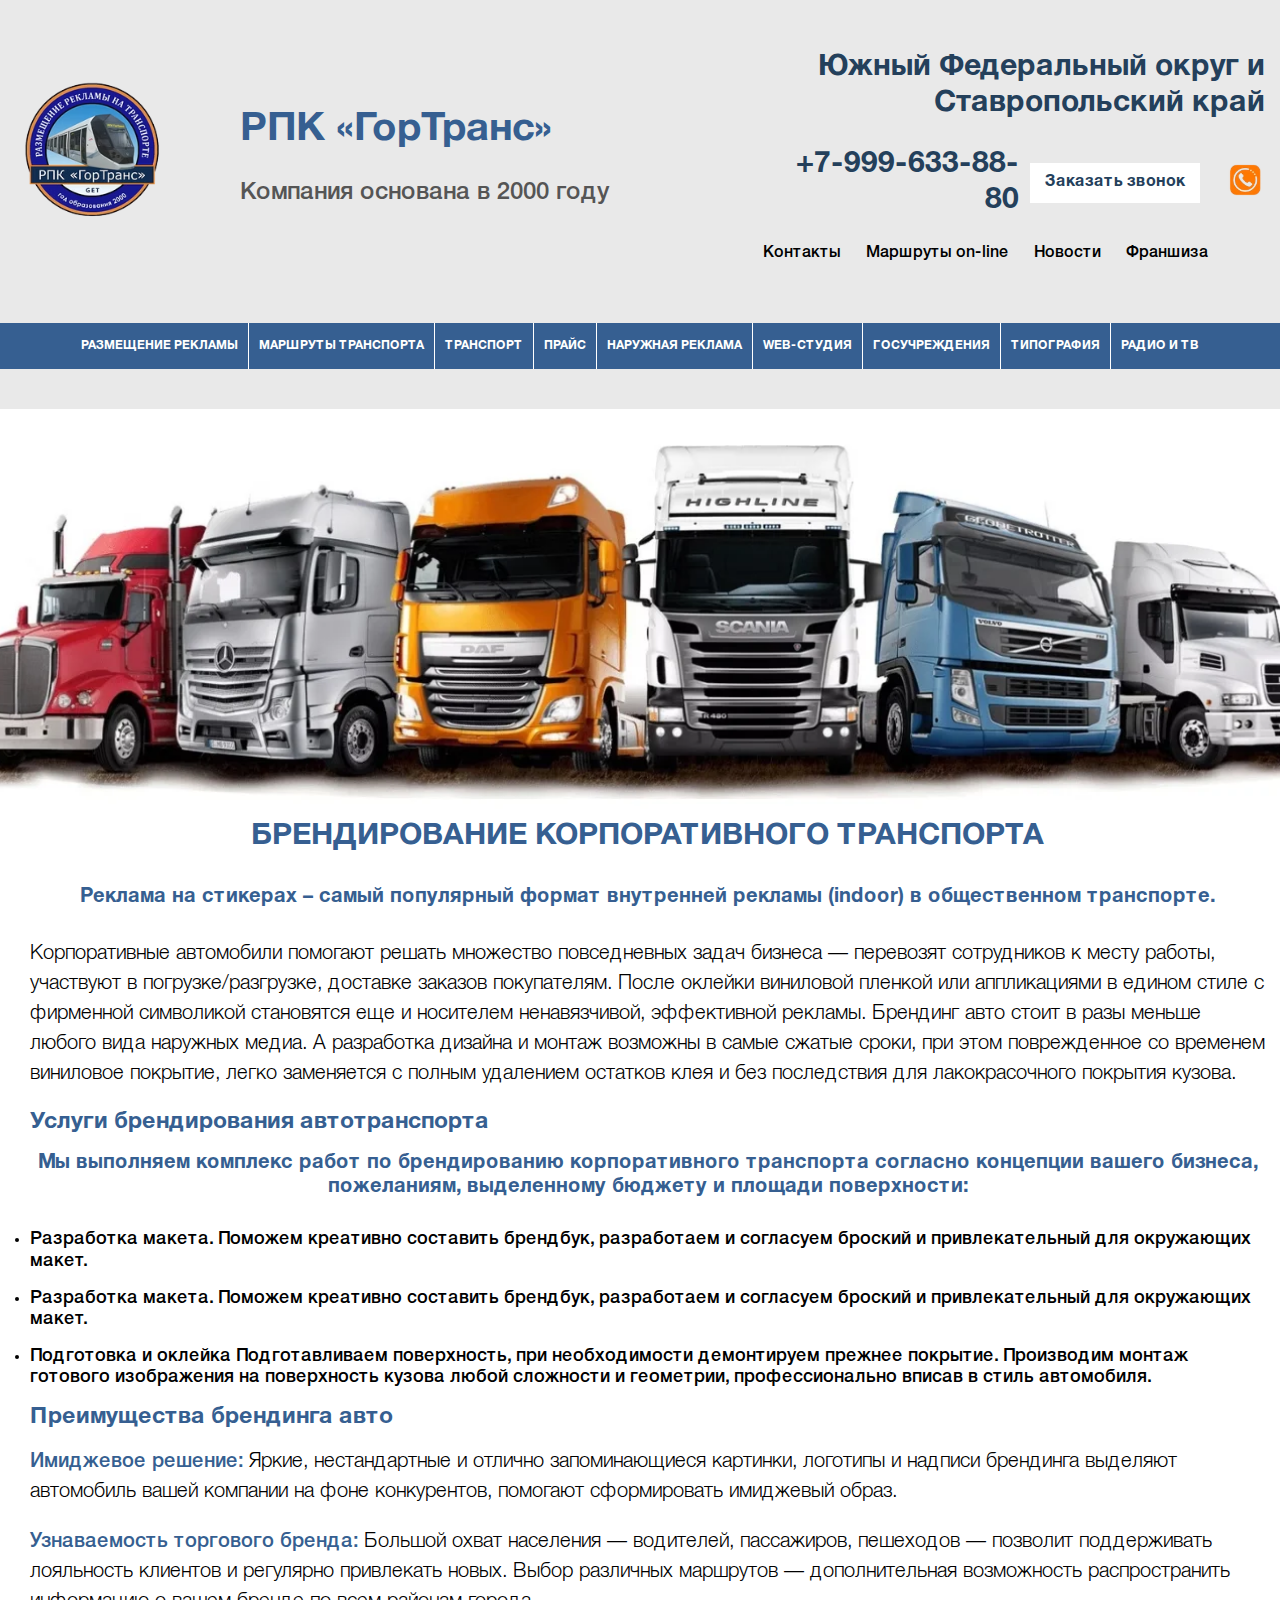
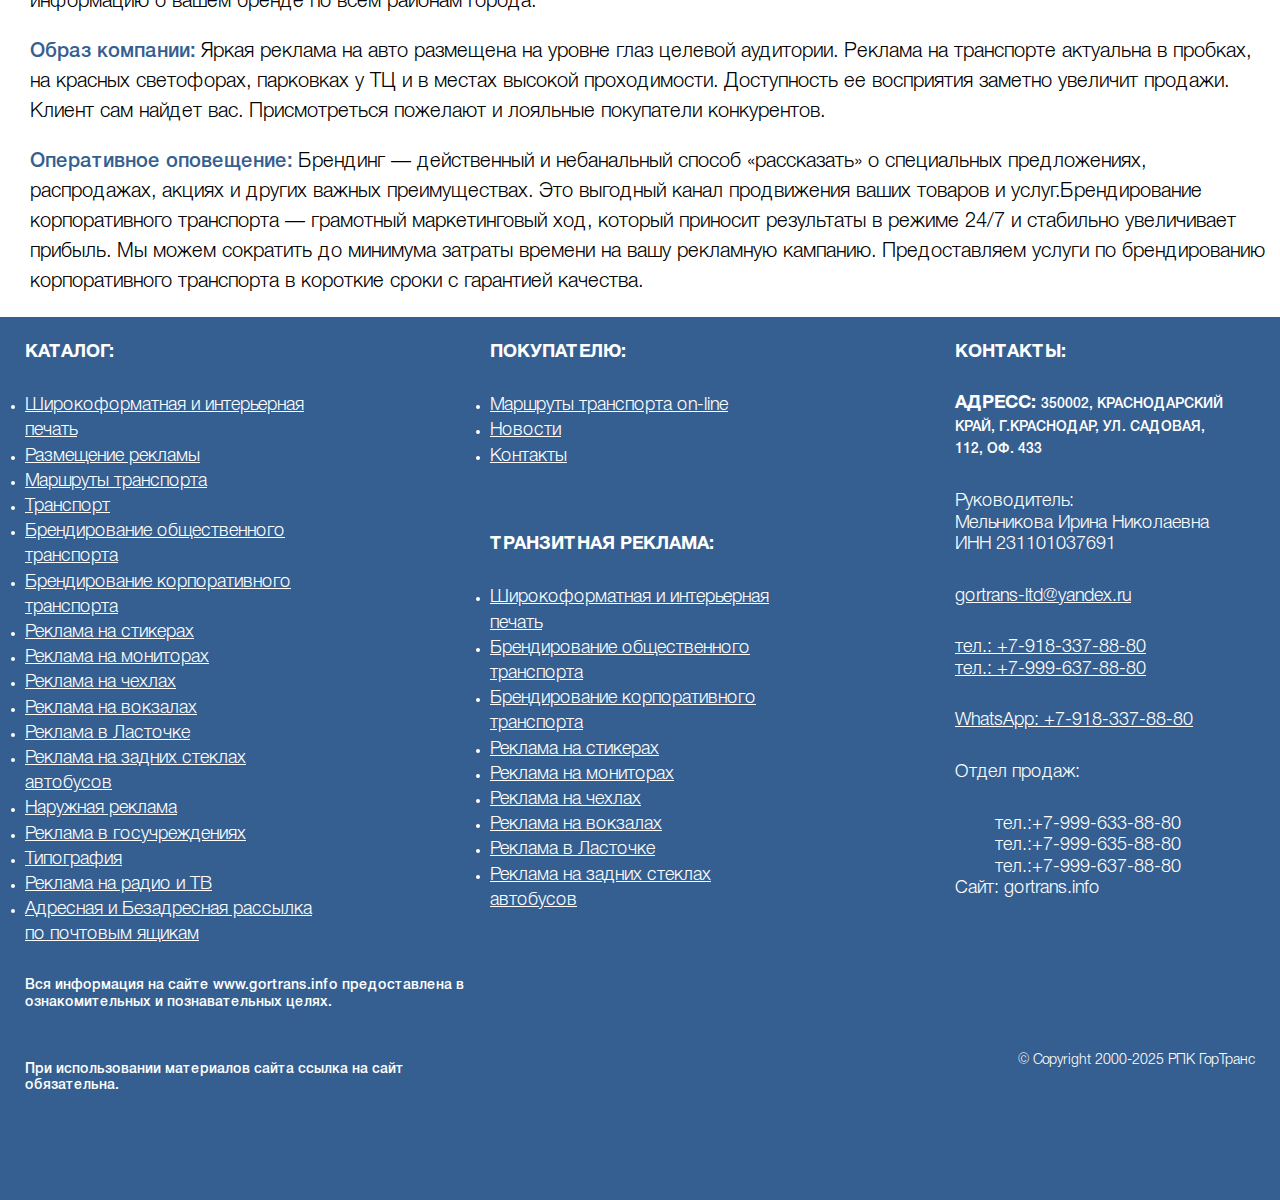
<file: corporate-transport.html>
<!DOCTYPE html>
<html lang="en">
<head>
    <meta charset="UTF-8">
    <meta name="viewport" content="width=device-width, initial-scale=1.0">
    <title>Брендирование корпоративного транспорта</title>
    <link rel="stylesheet" href="css/style.min.css">
</head>
<body>
    <div class="body-container">
         <div class="modal hide">
            <div class="modal-dialog">
                <div class="modal-content">
                    <div class="modal-head">
                        <h2 class="modal-title">Оставьте заявку и мы свяжемся с вами</h2>
                        <div class="modal-close"></div>
                    </div>
                    <form class="modal-form" id="form">
                        <label class="modal-label">
                            <input type="text" class="modal-input" name="modal-name" autocomplete="name" id="name" placeholder="Ваше имя" required>
                        </label>
                        <label class="modal-label">
                            <input type="tel" class="modal-input" name="modal-tel" autocomplete="tel" id="tel" placeholder="Ваш телефон" required>
                        </label>
                        <button class="modal-btn btn">Отправить</button>
                        <div class="modal-footer">
                            <input type="checkbox" id="checkbox" name="checkbox" class="modal-check" required>
                            <span class="modal-warning">Нажимая кнопку отправить вы соглашаетесь с <a href="#">Политикой конфиденциальности</a></span>
                        </div>
                    </form>
                </div>
            </div>
        </div>
        <header class="header">
            <div class="container header-container">
                <div class="header-wrapper">
                    <div class="header-left">
                        <a href="index.html" class="header-logo"> <img src="icon/logo.svg" alt="логотип сайта"></a>
                        <div class="header-text">
                            <h2 class="header-title">РПК «ГорТранс»</h2>
                            <h3 class="header-subtitle">Компания  основана  в 2000 году</h3>
                        </div>
                        <div class="hamburger">
                            <span></span><span></span><span></span>
                        </div>
                        <nav class="hamburger-nav">
                            <ul class="hamburger-nav__list">
                                <li class="hamburger-nav__item"><div class="hamburger-nav__link">Размещение рекламы</div>
                                    <ul class="hamburger-nav__sublist">
                                        <li class="hamburger-nav__subitem"><a href="branding.html" target="_blank" class="hamburger-nav__sublink">Брэндирование транспорта</a></li>
                                        <li class="hamburger-nav__subitem"><a href="monitors.html" target="_blank" class="hamburger-nav__sublink">Реклама на мониторах</a></li>
                                        <li class="hamburger-nav__subitem"><a href="sticers.html" target="_blank" class="hamburger-nav__sublink">Реклама на стикерах</a></li>
                                        <li class="hamburger-nav__subitem"><a href="#" class="hamburger-nav__sublink">Реклама на чехлах</a></li>
                                        <li class="hamburger-nav__subitem"><a href="#" class="hamburger-nav__sublink">Реклама на промобоксах</a></li>
                                        <li class="hamburger-nav__subitem"><a href="#" class="hamburger-nav__sublink">Реклама на проездных билетах</a></li>
                                    </ul>
                                </li>
                                <li class="hamburger-nav__item"><div class="hamburger-nav__link">Маршруты транспорта</div>
                                    <ul class="hamburger-nav__sublist">
                                        <li class="hamburger-nav__subitem"><a href="#" class="hamburger-nav__sublink">Краснодар</a></li>
                                        <li class="hamburger-nav__subitem"><a href="#" class="hamburger-nav__sublink">Республика Адыгея</a></li>
                                        <li class="hamburgernav__subitem"><a  href="#"  class="hamburger-nav__sublink">Новороссийск</a></li>
                                        <li class="hamburger-nav__subitem"><a href="#" class="hamburger-nav__sublink">Сочи</a></li>
                                        <li class="hamburger-nav__subitem"><a href="#" class="hamburger-nav__sublink">Армовир</a></li>
                                        <li class="hamburger-nav__subitem"><a href="#" class="hamburger-nav__sublink">РА Адыгея и Майкоп</a></li>
                                        <li class="hamburger-nav__subitem"><a href="#" class="hamburger-nav__sublink">Ростов-на-Дону</a></li>
                                        <li class="hamburger-nav__subitem"><a href="#" class="hamburger-nav__sublink">Ставрополь</a></li>
                                        <li class="hamburger-nav__subitem"><a href="#" class="hamburger-nav__sublink">Волгоград</a></li>
                                        <li class="hamburger-nav__subitem"><a href="#" class="hamburger-nav__sublink">Астрахань</a></li>
                                    </ul>
                                </li>
                                <li class="hamburger-nav__item"><div class="hamburger-nav__link">Транспорт</div>
                                    <ul class="hamburger-nav__sublist  hamburger-nav__small">
                                        <li class="hamburger-nav__subitem"><a href="#" class="hamburger-nav__sublink">Травмваи</a></li>
                                        <li class="hamburger-nav__subitem"><a href="#" class="hamburger-nav__sublink">Автобусы</a></li>
                                        <li class="hamburger-nav__subitem"><a href="#" class="hamburger-nav__sublink">Троллейбусы</a></li>
                                        <li class="hamburger-nav__subitem"><a href="#" class="hamburger-nav__sublink">Маршрутные такси</a></li>
                                        <li class="hamburger-nav__subitem"><a href="#" class="hamburger-nav__sublink">Метротрам</a></li>
                                        <li class="hamburger-nav__subitem"><a href="#" class="hamburger-nav__sublink">Электропоезд "Ласточка"</a></li>
                                    </ul>
                                </li>
                                <li class="hamburger-nav__item"><div class="hamburger-nav__link">Прайс</div>
                                    <ul class="hamburger-nav__sublist  hamburger-nav__big">
                                        <li class="hamburger-nav__subitem"><a href="#" class="hamburger-nav__sublink">Брэндирование общественного транспорта</a></li>
                                        <li class="hamburger-nav__subitem"><a href="#" class="hamburger-nav__sublink">Реклама на чехлах</a></li>
                                        <li class="hamburger-nav__subitem"><a href="#" class="hamburger-nav__sublink">Реклама на стикерах</a></li>
                                        <li class="hamburger-nav__subitem"><a href="#" class="hamburger-nav__sublink">Реклама на задних стеклах автобусов</a></li>
                                        <li class="hamburger-nav__subitem"><a href="#" class="hamburger-nav__sublink">Реклама в "Ласточках"</a></li>
                                        <li class="hamburger-nav__subitem"><a href="#" class="hamburger-nav__sublink">Реклама на "мониторах"</a></li>
                                        <li class="hamburger-nav__subitem"><a href="#" class="hamburger-nav__sublink">Брэндирование корпоративного транспорта</a></li>
                                        <li class="hamburger-nav__subitem"><a href="#" class="hamburger-nav__sublink">Реклама на вокзалах</a></li>
                                    </ul>
                                </li>
                                <li class="hamburger-nav__item"><div class="hamburger-nav__link">Наружная реклама</div>
                                    <ul class="hamburger-nav__sublist">
                                        <li class="hamburger-nav__subitem"><a href="#" class="hamburger-nav__sublink">Билборды 3,0 Х 6,0</a></li>
                                        <li class="hamburger-nav__subitem"><a href="#" class="hamburger-nav__sublink">Ситборды 2,70 Х 3,70</a></li>
                                        <li class="hamburger-nav__subitem"><a href="#" class="hamburger-nav__sublink">Пилоны 1,20 Х 1,80</a></li>
                                        <li class="hamburger-nav__subitem"><a href="#" class="hamburger-nav__sublink">Пилларсы 1,40 Х 3,0</a></li>
                                        <li class="hamburger-nav__subitem"><a href="#" class="hamburger-nav__sublink">Светодиодные экраны</a></li>
                                        <li class="hamburger-nav__subitem"><a href="#" class="hamburger-nav__sublink">Суперсайты</a></li>
                                        <li class="hamburger-nav__subitem"><a href="#" class="hamburgernav__sublink">Брандмауэры</a></li>
                                    </ul>
                                </li>
                                <li class="hamburger-nav__item last-nav"><a href="#" class="hamburger-nav__link">WEB-студия</a></li>
                                <li class="hamburger-nav__item"><div class="hamburger-nav__link">Госучреждения</div>
                                    <ul class="hamburger-nav__sublist hamburger-nav__small">
                                        <li class="hamburger-nav__subitem"><a href="#" class="hamburger-nav__sublink">ФГУП "ПОЧТА РОССИИ" г.Краснодар</a></li>
                                        <li class="hamburger-nav__subitem"><a href="#" class="hamburger-nav__sublink">ФГУП "ПОЧТА РОССИИ" КК</a></li>
                                    </ul>
                                </li>
                                <li class="hamburger-nav__item"><div class="hamburger-nav__link">Типография</div>
                                    <ul class="hamburger-nav__sublist">
                                        <li class="hamburger-nav__subitem"><a href="#" class="hamburger-nav__sublink">ПРАЙС</a></li>
                                        <li class="hamburger-nav__subitem"><a href="#" class="hamburger-nav__sublink">УСЛУГИ ДИЗАЙНЕРА</a></li>
                                        <li class="hamburger-nav__subitem"><a href="#" class="hamburger-nav__sublink">ВИЗИТКИ</a></li>
                                        <li class="hamburger-nav__subitem"><a href="#" class="hamburger-nav__sublink">ЛИСТОВКИ </a></li>
                                        <li class="hamburger-nav__subitem"><a href="#" class="hamburger-nav__sublink">БУКЛЕТЫ</a></li>
                                        <li class="hamburger-nav__subitem"><a href="#" class="hamburger-nav__sublink">НАКЛЕЙКИ</a></li>
                                        <li class="hamburger-nav__subitem"><a href="#" class="hamburger-nav__sublink">ОТКРЫТКИ</a></li>
                                        <li class="hamburger-nav__subitem"><a href="#" class="hamburger-nav__sublink">БЛОКНОТЫ</a></li>

                                        <li class="hamburger-nav__subitem"><a href="#" class="hamburger-nav__sublink">ПЛАКАТЫ</a></li>
                                        <li class="hamburger-nav__subitem"><a href="#" class="hamburger-nav__sublink">ГРАМОТЫ</a></li>
                                        <li class="hamburger-nav__subitem"><a href="#" class="hamburger-nav__sublink">БРОШЮРЫ</a></li>
                                        <li class="hamburger-nav__subitem"><a href="#" class="hamburger-nav__sublink">ПАКЕТЫ</a></li>
                                        <li class="hamburger-nav__subitem"><a href="#" class="hamburger-nav__sublink">ПАПКИ</a></li>
                                        <li class="hamburger-nav__subitem"><a href="#" class="hamburger-nav__sublink">КАРТЫ</a></li>
                                        <li class="hamburger-nav__subitem"><a href="#" class="hamburger-nav__sublink">КАЛЕНДАРИ</a></li>
                                        <li class="hamburger-nav__subitem"><a href="#" class="hamburger-nav__sublink">ЖУРНАЛЫ</a></li>
                                        <li class="hamburger-nav__subitem"><a href="#" class="hamburger-nav__sublink">БЛАНКИ</a></li>
                                        <li class="hamburger-nav__subitem"><a href="#" class="hamburger-nav__sublink">БЛОКИ / КУБАРИКИ</a></li>
                                        <li class="hamburger-nav__subitem"><a href="#" class="hamburger-nav__sublink">БЛАНКИ</a></li>
                                    </ul>
                                </li>
                                <li class="hamburger-nav__item last-nav"><a href="#" class="hamburger-nav__link">Радио и ТВ</a></li>                                
                            </ul>
                        </nav>
                    </div>
                    
                    <div class="header-right">
                        <div class="header-right__name">Южный Федеральный округ и Ставропольский край</div>
                        <div class="header-right__box">
                            <a href="tel:79996338880" class="header-right__phone">+7-999-633-88-80</a>
                            <button data-modal class="header-right__btn">Заказать звонок</button>
                            <div class="header-right__icon">
                                <img src="icon/phone.svg" alt="телефон">
                            </div>
                        </div>
                        <nav class="header-navs">
                            <ul class="header-list">
                                <li class="header-item"><a href="#" class="header-link">Контакты</a></li>
                                <li class="header-item"><a href="#" class="header-link">Маршруты on-line</a></li>
                                <li class="header-item"><a href="#" class="header-link">Новости</a></li>
                                <li class="header-item"><a href="#" class="header-link">Франшиза</a></li>
                            </ul>
                        </nav>
                    </div>
                </div>
            </div>  
            <div class="header-head">
                <nav class="header-nav">
                    <ul class="header-nav__list">
                        <li class="header-nav__item"><div class="header-nav__link">Размещение рекламы</div>
                            <ul class="header-nav__sublist">
                                <li class="header-nav__subitem"><a href="branding.html" target="_blank" class="header-nav__sublink">Брэндирование транспорта</a></li>
                                <li class="header-nav__subitem"><a href="monitors.html" target="_blank" class="header-nav__sublink">Реклама на мониторах</a></li>
                                <li class="header-nav__subitem"><a href="sticers.html"  target="_blank"  class="header-nav__sublink">Реклама на стикерах</a></li>
                                <li class="header-nav__subitem"><a href="#" class="header-nav__sublink">Реклама на чехлах</a></li>
                                <li class="header-nav__subitem"><a href="#" class="header-nav__sublink">Реклама на промобоксах</a></li>
                                <li class="header-nav__subitem"><a href="#" class="header-nav__sublink">Реклама на проездных билетах</a></li>
                            </ul>
                        </li>
                        <li class="header-nav__item"><div class="header-nav__link">Маршруты транспорта</div>
                            <ul class="header-nav__sublist">
                                <li class="header-nav__subitem"><a href="routes.html" class="header-nav__sublink">Краснодар</a></li>
                                <li class="header-nav__subitem"><a href="#" class="header-nav__sublink">Республика Адыгея</a></li>
                                <li class="header-nav__subitem"><a href="#" class="header-nav__sublink">Новороссийск</a></li>
                                <li class="header-nav__subitem"><a href="#" class="header-nav__sublink">Сочи</a></li>
                                <li class="header-nav__subitem"><a href="#" class="header-nav__sublink">Армовир</a></li>
                                <li class="header-nav__subitem"><a href="#" class="header-nav__sublink">РА Адыгея и Майкоп</a></li>
                                <li class="header-nav__subitem"><a href="#" class="header-nav__sublink">Ростов-на-Дону</a></li>
                                <li class="header-nav__subitem"><a href="#" class="header-nav__sublink">Ставрополь</a></li>
                                <li class="header-nav__subitem"><a href="#" class="header-nav__sublink">Волгоград</a></li>
                                <li class="header-nav__subitem"><a href="#" class="header-nav__sublink">Астрахань</a></li>
                            </ul>
                        </li>
                        <li class="header-nav__item"><div class="header-nav__link">Транспорт</div>
                            <ul class="header-nav__sublist  header-nav__small">
                                <li class="header-nav__subitem"><a href="#" class="header-nav__sublink">Травмваи</a></li>
                                <li class="header-nav__subitem"><a href="#" class="header-nav__sublink">Автобусы</a></li>
                                <li class="header-nav__subitem"><a href="#" class="header-nav__sublink">Троллейбусы</a></li>
                                <li class="header-nav__subitem"><a href="#" class="header-nav__sublink">Маршрутные такси</a></li>
                                <li class="header-nav__subitem"><a href="#" class="header-nav__sublink">Метротрам</a></li>
                                <li class="header-nav__subitem"><a href="#" class="header-nav__sublink">Электропоезд "Ласточка"</a></li>
                            </ul>
                        </li>
                        <li class="header-nav__item"><div class="header-nav__link">Прайс</div>
                            <ul class="header-nav__sublist  header-nav__big">
                                <li class="header-nav__subitem"><a href="#" class="header-nav__sublink">Брэндирование общественного транспорта</a></li>
                                <li class="header-nav__subitem"><a href="#" class="header-nav__sublink">Реклама на чехлах</a></li>
                                <li class="header-nav__subitem"><a href="#" class="header-nav__sublink">Реклама на стикерах</a></li>
                                <li class="header-nav__subitem"><a href="#" class="header-nav__sublink">Реклама на задних стеклах автобусов</a></li>
                                <li class="header-nav__subitem"><a href="#" class="header-nav__sublink">Реклама в "Ласточках"</a></li>
                                <li class="header-nav__subitem"><a href="#" class="header-nav__sublink">Реклама на "мониторах"</a></li>
                                <li class="header-nav__subitem"><a href="#" class="header-nav__sublink">Брэндирование корпоративного транспорта</a></li>
                                <li class="header-nav__subitem"><a href="#" class="header-nav__sublink">Реклама на вокзалах</a></li>
                            </ul>
                        </li>
                        <li class="header-nav__item"><div class="header-nav__link">Наружная реклама</div>
                            <ul class="header-nav__sublist">
                                <li class="header-nav__subitem"><a href="#" class="header-nav__sublink">Билборды 3,0 Х 6,0</a></li>
                                <li class="header-nav__subitem"><a href="#" class="header-nav__sublink">Ситборды 2,70 Х 3,70</a></li>
                                <li class="header-nav__subitem"><a href="#" class="header-nav__sublink">Пилоны 1,20 Х 1,80</a></li>
                                <li class="header-nav__subitem"><a href="#" class="header-nav__sublink">Пилларсы 1,40 Х 3,0</a></li>
                                <li class="header-nav__subitem"><a href="#" class="header-nav__sublink">Светодиодные экраны</a></li>
                                <li class="header-nav__subitem"><a href="#" class="header-nav__sublink">Суперсайты</a></li>
                                <li class="header-nav__subitem"><a href="#" class="header-nav__sublink">Брандмауэры</a></li>
                            </ul>
                        </li>
                        <li class="header-nav__item"><a href="#" class="header-nav__link">WEB-студия</a></li>
                        <li class="header-nav__item"><div class="header-nav__link">Госучреждения</div>
                            <ul class="header-nav__sublist header-nav__small">
                                <li class="header-nav__subitem"><a href="#" class="header-nav__sublink">ФГУП "ПОЧТА РОССИИ" г.Краснодар</a></li>
                                <li class="header-nav__subitem"><a href="#" class="header-nav__sublink">ФГУП "ПОЧТА РОССИИ" КК</a></li>
                            </ul>
                        </li>
                        <li class="header-nav__item"><div class="header-nav__link">Типография</div>
                            <ul class="header-nav__sublist">
                                <li class="header-nav__subitem"><a href="#" class="header-nav__sublink">ПРАЙС</a></li>
                                <li class="header-nav__subitem"><a href="#" class="header-nav__sublink">УСЛУГИ ДИЗАЙНЕРА</a></li>
                                <li class="header-nav__subitem"><a href="#" class="header-nav__sublink">ВИЗИТКИ</a></li>
                                <li class="header-nav__subitem"><a href="#" class="header-nav__sublink">ЛИСТОВКИ </a></li>
                                <li class="header-nav__subitem"><a href="#" class="header-nav__sublink">БУКЛЕТЫ</a></li>
                                <li class="header-nav__subitem"><a href="#" class="header-nav__sublink">НАКЛЕЙКИ</a></li>
                                <li class="header-nav__subitem"><a href="#" class="header-nav__sublink">ОТКРЫТКИ</a></li>
                                <li class="header-nav__subitem"><a href="#" class="header-nav__sublink">БЛОКНОТЫ</a></li>

                                <li class="header-nav__subitem"><a href="#" class="header-nav__sublink">ПЛАКАТЫ</a></li>
                                <li class="header-nav__subitem"><a href="#" class="header-nav__sublink">ГРАМОТЫ</a></li>
                                <li class="header-nav__subitem"><a href="#" class="header-nav__sublink">БРОШЮРЫ</a></li>
                                <li class="header-nav__subitem"><a href="#" class="header-nav__sublink">ПАКЕТЫ</a></li>
                                <li class="header-nav__subitem"><a href="#" class="header-nav__sublink">ПАПКИ</a></li>
                                <li class="header-nav__subitem"><a href="#" class="header-nav__sublink">КАРТЫ</a></li>
                                <li class="header-nav__subitem"><a href="#" class="header-nav__sublink">КАЛЕНДАРИ</a></li>
                                <li class="header-nav__subitem"><a href="#" class="header-nav__sublink">ЖУРНАЛЫ</a></li>
                                <li class="header-nav__subitem"><a href="#" class="header-nav__sublink">БЛАНКИ</a></li>
                                <li class="header-nav__subitem"><a href="#" class="header-nav__sublink">БЛОКИ / КУБАРИКИ</a></li>
                                <li class="header-nav__subitem"><a href="#" class="header-nav__sublink">БЛАНКИ</a></li>
                            </ul>
                        </li>
                        <li class="header-nav__item last-nav"><div class="header-nav__link">Радио и ТВ</div></li>                    
                    </ul>
                </nav> 
            </div>                    
        </header>
        <main class="content">
            <div class="advertisement-sticers-main">
                <img src="img/branding-transport/branding-transport.webp" alt="Фото">
            </div>
            <section class="work">
                <div class="container">
                    <h1 class="work-title">БРЕНДИРОВАНИЕ КОРПОРАТИВНОГО ТРАНСПОРТА</h1>
                    <h2 class="work-subtitle">Реклама на стикерах – самый популярный формат внутренней рекламы (indoor) в общественном транспорте.</h2>
                    <div class="work-content">
                        <p class="work-content__descr">Корпоративные автомобили помогают решать множество повседневных задач бизнеса — перевозят сотрудников к месту работы, участвуют в погрузке/разгрузке, доставке заказов покупателям. После оклейки виниловой пленкой или аппликациями в едином стиле с фирменной символикой становятся еще и носителем ненавязчивой, эффективной рекламы. Брендинг авто стоит в разы меньше любого вида наружных медиа. А разработка дизайна и монтаж возможны в самые сжатые сроки, при этом поврежденное со временем виниловое покрытие, легко заменяется с полным удалением остатков клея и без последствия для лакокрасочного покрытия кузова.</p>
                        <h2 class="work-content__title">Услуги брендирования автотранспорта</h2>
                        <h2 class="work-subtitle">Мы выполняем комплекс работ по брендированию корпоративного транспорта согласно концепции вашего бизнеса, пожеланиям, выделенному бюджету и площади поверхности:</h2>
                        <ul class="work-content__list">
                            <li class="work-content__item">Разработка макета. Поможем креативно составить брендбук, разработаем и согласуем броский и привлекательный для окружающих макет.</li>
                            <li class="work-content__item">Разработка макета. Поможем креативно составить брендбук, разработаем и согласуем броский и привлекательный для окружающих макет.</li>
                            <li class="work-content__item">Подготовка и оклейка Подготавливаем поверхность, при необходимости демонтируем прежнее покрытие. Производим монтаж готового изображения на поверхность кузова любой сложности и геометрии, профессионально вписав в стиль автомобиля.</li>                             
                        </ul>
                        <h2 class="work-content__title">Преимущества брендинга авто</h2>
                        <p class="work-content__descr"><b>Имиджевое решение: </b>Яркие, нестандартные и отлично запоминающиеся картинки, логотипы и надписи брендинга выделяют автомобиль вашей компании на фоне конкурентов, помогают сформировать имиджевый образ.</p>
                        <p class="work-content__descr"><b>Узнаваемость торгового бренда:</b> Большой охват населения — водителей, пассажиров, пешеходов — позволит поддерживать лояльность клиентов и регулярно привлекать новых. Выбор различных маршрутов — дополнительная возможность распространить информацию о вашем бренде по всем районам города.</p>
                        <p class="work-content__descr"><b>Образ компании:</b> Яркая реклама на авто размещена на уровне глаз целевой аудитории.  Реклама на транспорте актуальна в пробках, на красных светофорах, парковках у ТЦ и в местах высокой проходимости. Доступность ее восприятия заметно увеличит продажи. Клиент сам найдет вас. Присмотреться пожелают и лояльные покупатели конкурентов.</p>
                        <p class="work-content__descr"><b>Оперативное оповещение:</b> Брендинг — действенный и небанальный способ «рассказать» о специальных предложениях, распродажах, акциях и других важных преимуществах. Это выгодный канал продвижения ваших товаров и услуг.Брендирование корпоративного транспорта — грамотный маркетинговый ход, который приносит результаты в режиме 24/7 и стабильно увеличивает прибыль. Мы можем сократить до минимума затраты времени на вашу рекламную кампанию. Предоставляем услуги по брендированию корпоративного транспорта в короткие сроки с гарантией качества.</p>
                    </div>
                </div>
            </section>
        </main>
        <footer class="footer">
            <div class="container">
                <div class="footer-wrapper">
                    <div class="footer-left">
                        <h3 class="footer-left__title">Каталог:</h3>
                        <ul class="footer-left__list footer-list">
                            <li class="footer-list__item"><a href="#" class="footer-list__link">Широкоформатная и интерьерная печать</a></li>
                            <li class="footer-list__item"><a href="#" class="footer-list__link">Размещение рекламы</a></li>
                            <li class="footer-list__item"><a href="#" class="footer-list__link">Маршруты транспорта</a></li>
                            <li class="footer-list__item"><a href="#" class="footer-list__link">Транспорт</a></li>
                            <li class="footer-list__item"><a href="#" class="footer-list__link">Брендирование общественного транспорта</a></li>
                            <li class="footer-list__item"><a href="#" class="footer-list__link">Брендирование корпоративного транспорта</a></li>
                            <li class="footer-list__item"><a href="#" class="footer-list__link">Реклама на стикерах</a></li>
                            <li class="footer-list__item"><a href="#" class="footer-list__link">Реклама на мониторах</a></li>
                            <li class="footer-list__item"><a href="#" class="footer-list__link">Реклама на чехлах</a></li>
                            <li class="footer-list__item"><a href="#" class="footer-list__link">Реклама на вокзалах</a></li>
                            <li class="footer-list__item"><a href="#" class="footer-list__link">Реклама в Ласточке</a></li>
                            <li class="footer-list__item"><a href="#" class="footer-list__link">Реклама на задних стеклах автобусов</a></li>
                            <li class="footer-list__item"><a href="#" class="footer-list__link">Наружная реклама</a></li>
                            <li class="footer-list__item"><a href="#" class="footer-list__link">Реклама в госучреждениях</a></li>
                            <li class="footer-list__item"><a href="#" class="footer-list__link">Типография</a></li>
                            <li class="footer-list__item"><a href="#" class="footer-list__link">Реклама на радио и ТВ</a></li>
                            <li class="footer-list__item"><a href="#" class="footer-list__link">Адресная и Безадресная рассылка по почтовым ящикам</a></li>
                        </ul>
                    </div>
                    <div class="footer-center">
                        <div class="footer-center__box">
                            <h3 class="footer-center__title">ПОКУПАТЕЛЮ:</h3>
                            <ul class="footer-left__list footer-list">
                                <li class="footer-list__item"><a href="#" class="footer-list__link">Маршруты транспорта on-line</a></li>
                                <li class="footer-list__item"><a href="#" class="footer-list__link">Новости</a></li>
                                <li class="footer-list__item"><a href="#" class="footer-list__link">Контакты</a></li>      
                            </ul>
                        </div>
                        <div class="footer-center__box">
                            <h3 class="footer-center__title">ТРАНЗИТНАЯ РЕКЛАМА:</h3>
                            <ul class="footer-left__list footer-list">
                                <li class="footer-list__item"><a href="#" class="footer-list__link">Широкоформатная и интерьерная печать</a></li>
                                <li class="footer-list__item"><a href="#" class="footer-list__link">Брендирование общественного транспорта</a></li>
                                <li class="footer-list__item"><a href="#" class="footer-list__link">Брендирование корпоративного транспорта</a></li> 
                                <li class="footer-list__item"><a href="#" class="footer-list__link">Реклама на стикерах</a></li>
                                <li class="footer-list__item"><a href="#" class="footer-list__link">Реклама на мониторах</a></li>
                                <li class="footer-list__item"><a href="#" class="footer-list__link">Реклама на чехлах</a></li>  
                                <li class="footer-list__item"><a href="#" class="footer-list__link">Реклама на вокзалах</a></li>
                                <li class="footer-list__item"><a href="#" class="footer-list__link">Реклама в Ласточке</a></li>
                                <li class="footer-list__item"><a href="#" class="footer-list__link">Реклама на задних стеклах автобусов</a></li>
                            </ul>
                        </div>                        
                    </div>
                    <div class="footer-right">
                        <h3 class="footer-right__title">КОНТАКТЫ:</h3>
                        <div class="footer-right__box">
                            <div class="footer-right__adress footer-adress">
                                <h4 class="footer-adress__title">Адресс: <span>350002, Краснодарский край, г.Краснодар, ул. Садовая, 112, оф. 433</span></h4>
                            </div>
                            <div class="footer-right__director footer-director">
                                <h4 class="footer-director__title">Руководитель: <br> Мельникова Ирина Николаевна ИНН 231101037691</h4>
                            </div>
                            <a href="gortrans-ltd@yandex.ru" target="_blank" class="footer-right__email footer-email">gortrans-ltd@yandex.ru</a>
                            <a href="tel:79183378880" class="footer-tel">тел.:  +7-918-337-88-80</a>
                            <a href="tel:79996378880" class="footer-tel">тел.:  +7-999-637-88-80</a>
                            <a href="https://wa.me/79183378880" class="footer-whatsap">WhatsApp: +7-918-337-88-80</a>
                            <div class="footer-sales">
                                <h3 class="footer-sales__title">Отдел продаж:</h3>
                                <a href="tel:79996338880" class="footer-sales__link">тел.:+7-999-633-88-80</a>    
                                <a href="tel:79996358880" class="footer-sales__link">тел.:+7-999-635-88-80</a>   
                                <a href="tel:79996378880" class="footer-sales__link">тел.:+7-999-637-88-80</a>   
                            </div>
                            <div class="footer-syte">Сайт: gortrans.info</div>
                        </div>
                    </div>
                </div>
                <div class="footer-box">
                    <div class="footer-warning">
                        <span>Вся информация на сайте www.gortrans.info предоставлена в ознакомительных и познавательных целях. </span>
                        <span>При использовании материалов сайта ссылка на сайт обязательна.</span>                               
                    </div>
                    <div class="footer-copy">
                        © Copyright 2000-2025 РПК ГорТранс
                    </div>
                </div>
            </div>
        </footer>
    </div>
    <script src="js/script.js"></script>
</body>
</html>
</file>
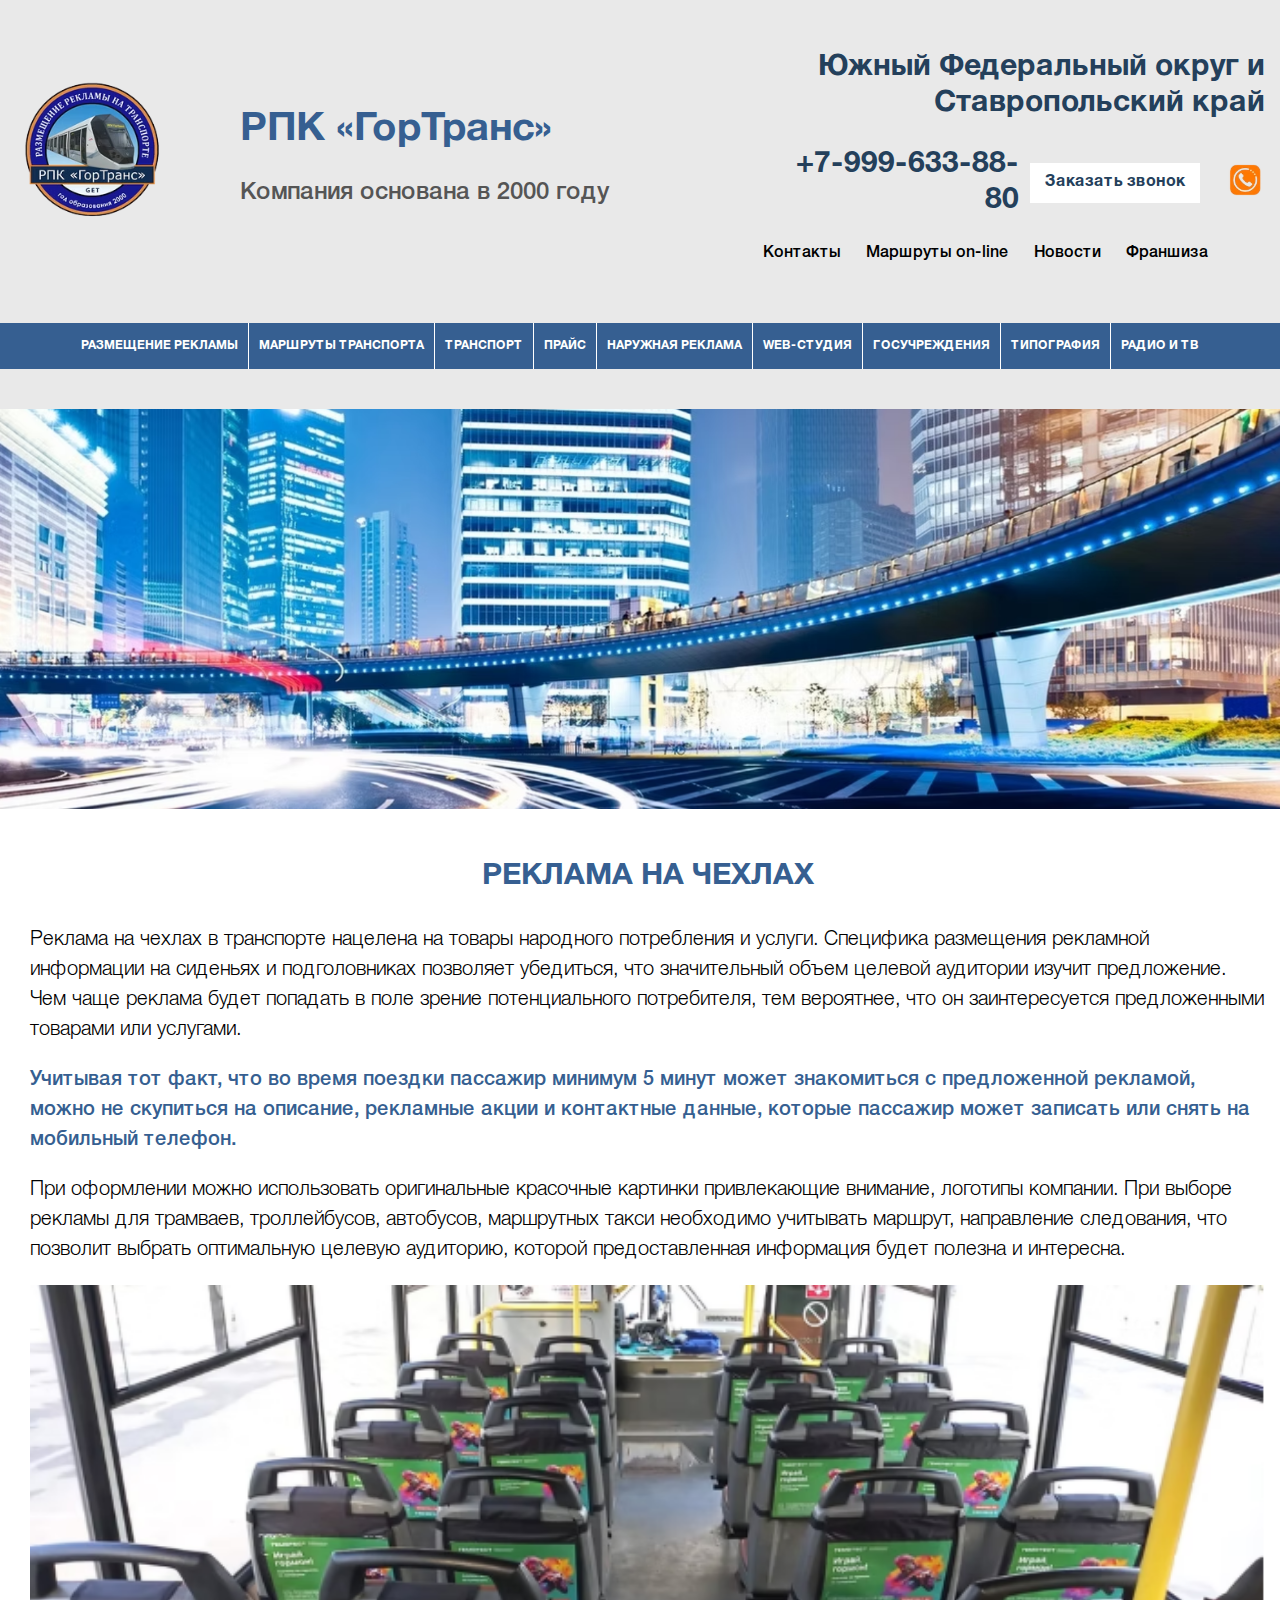
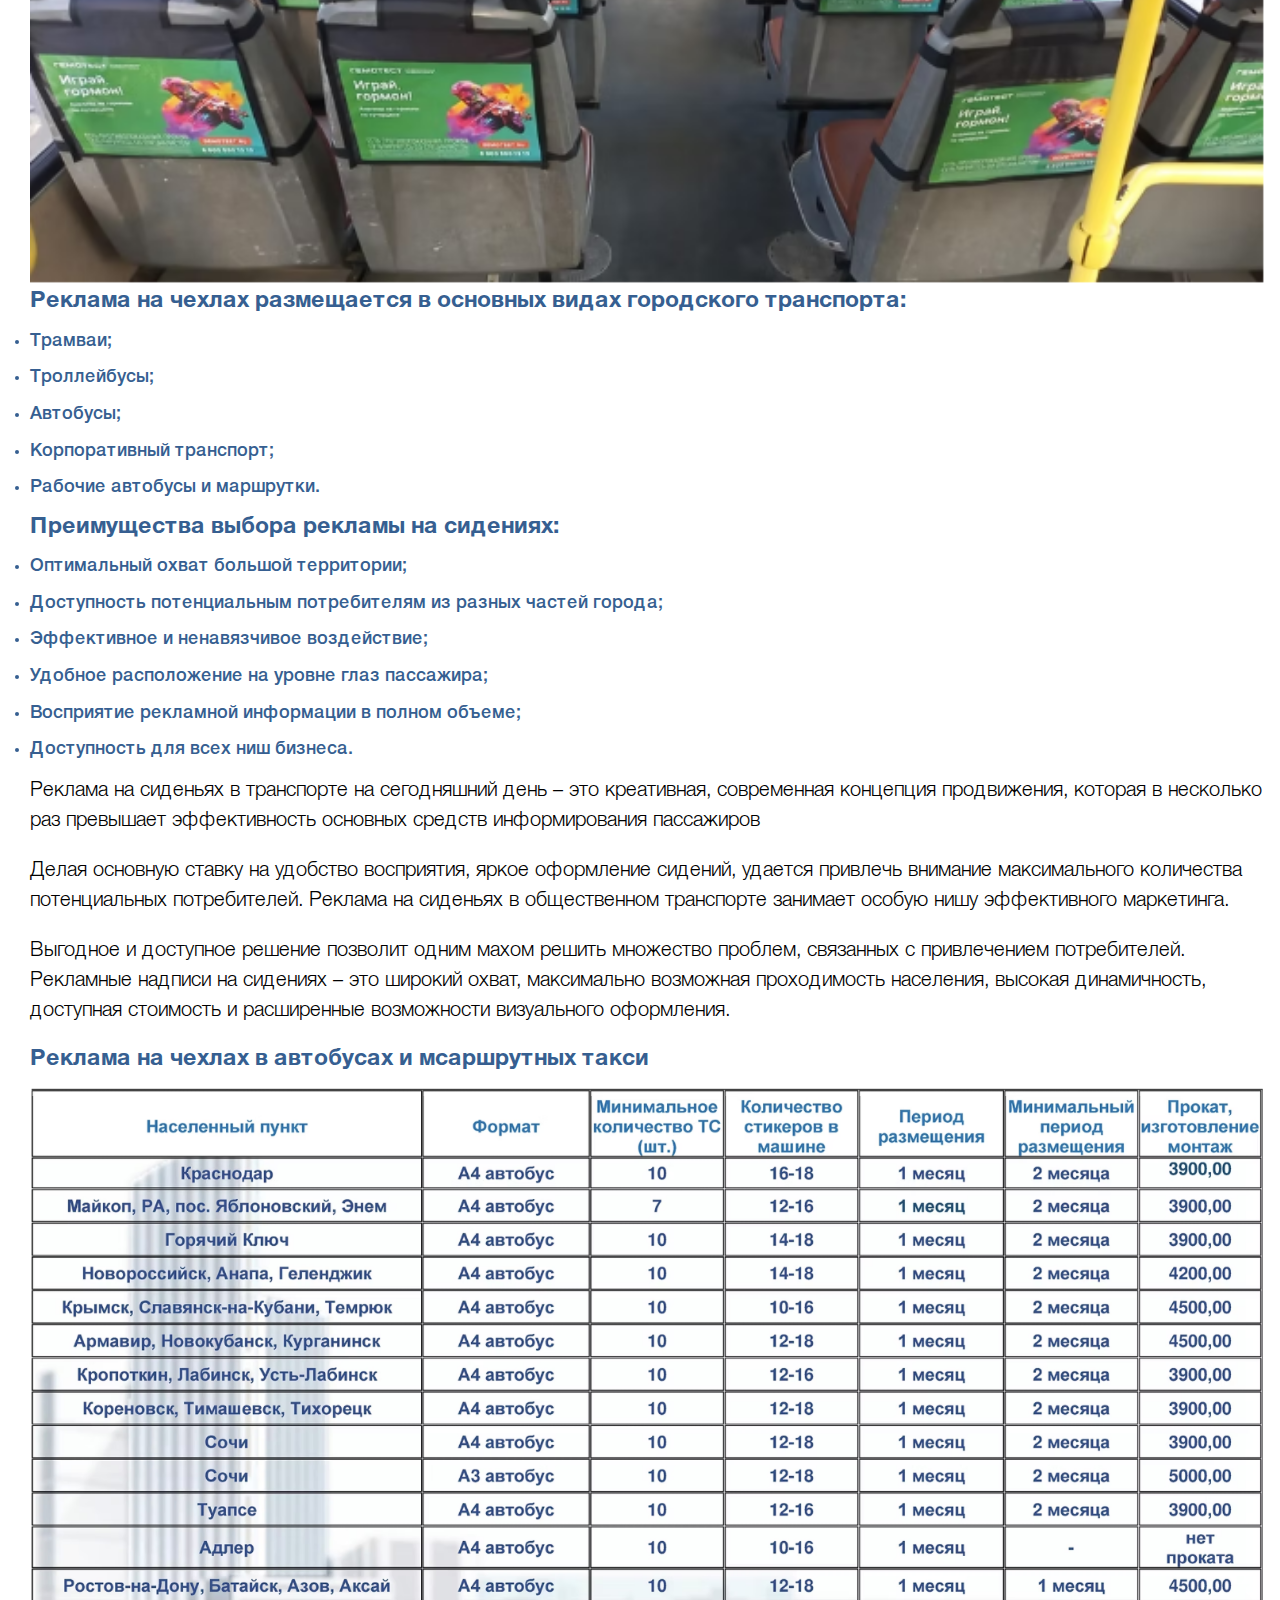
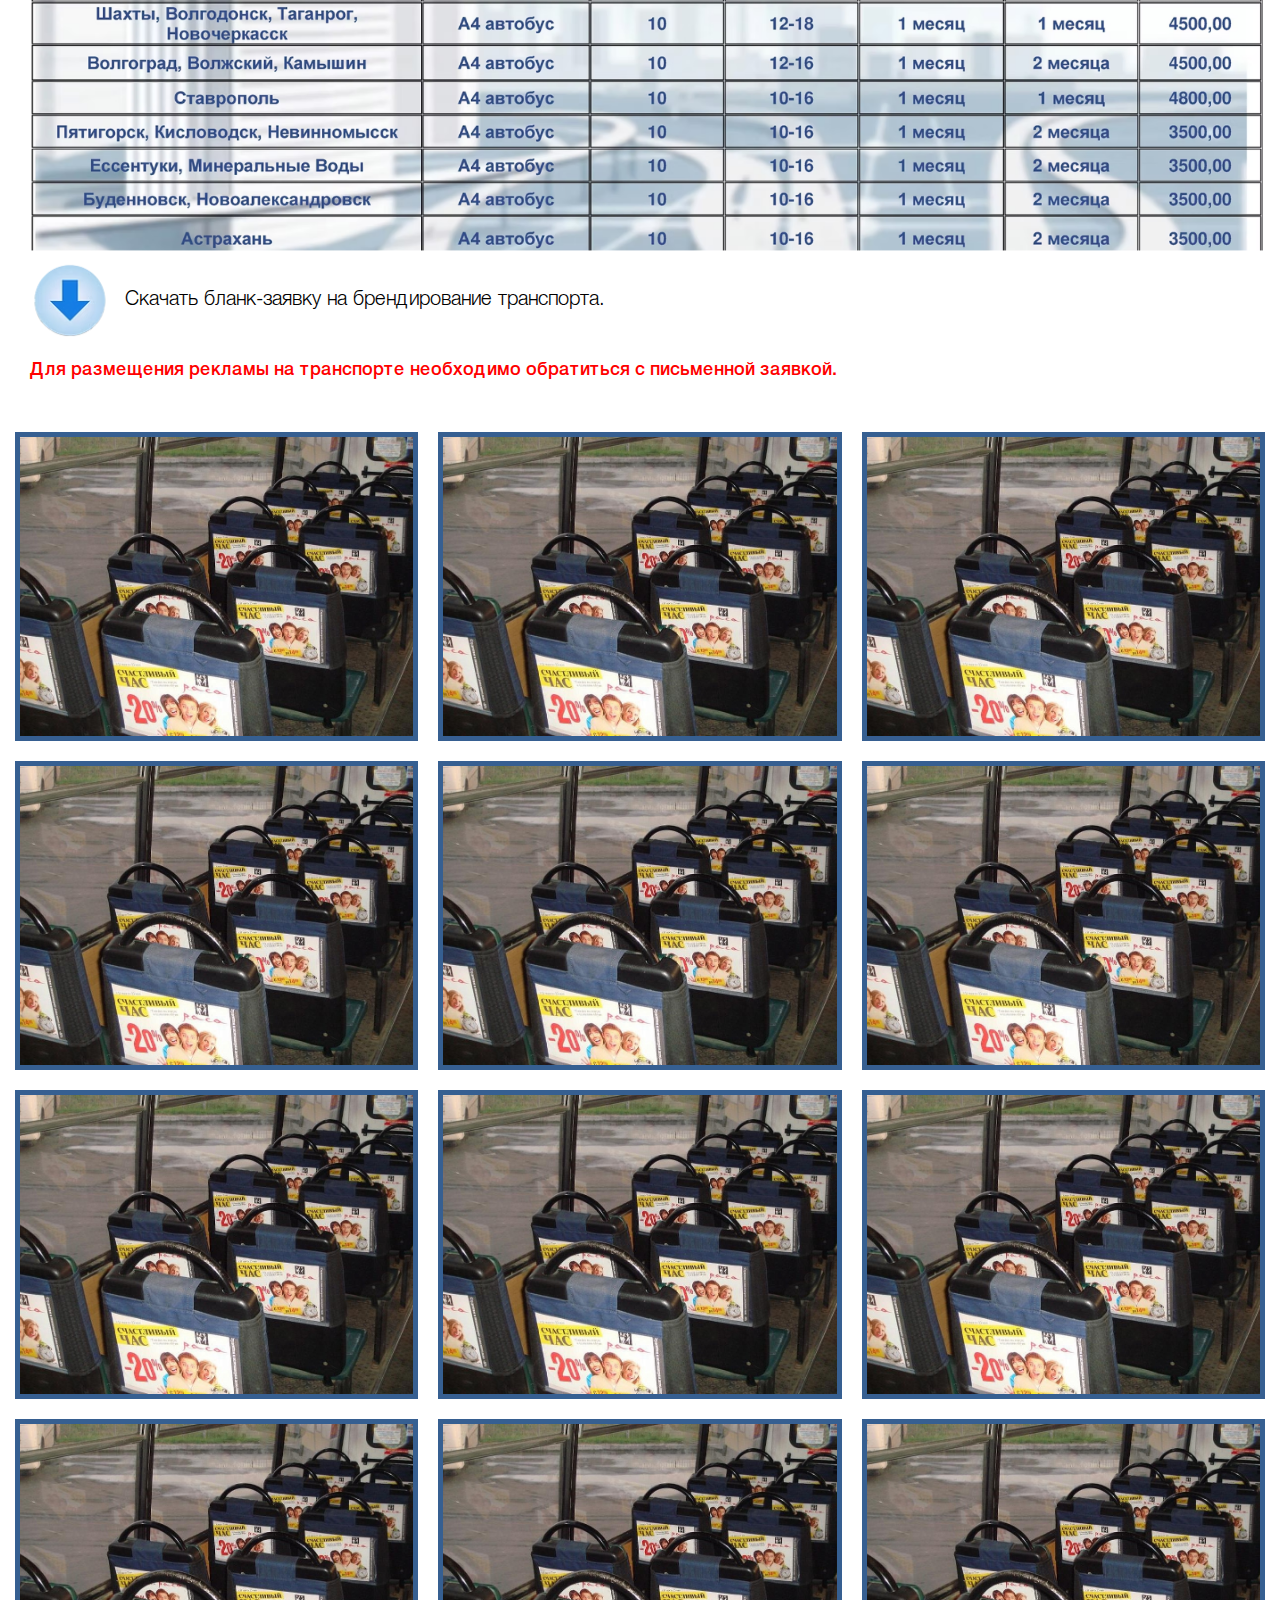
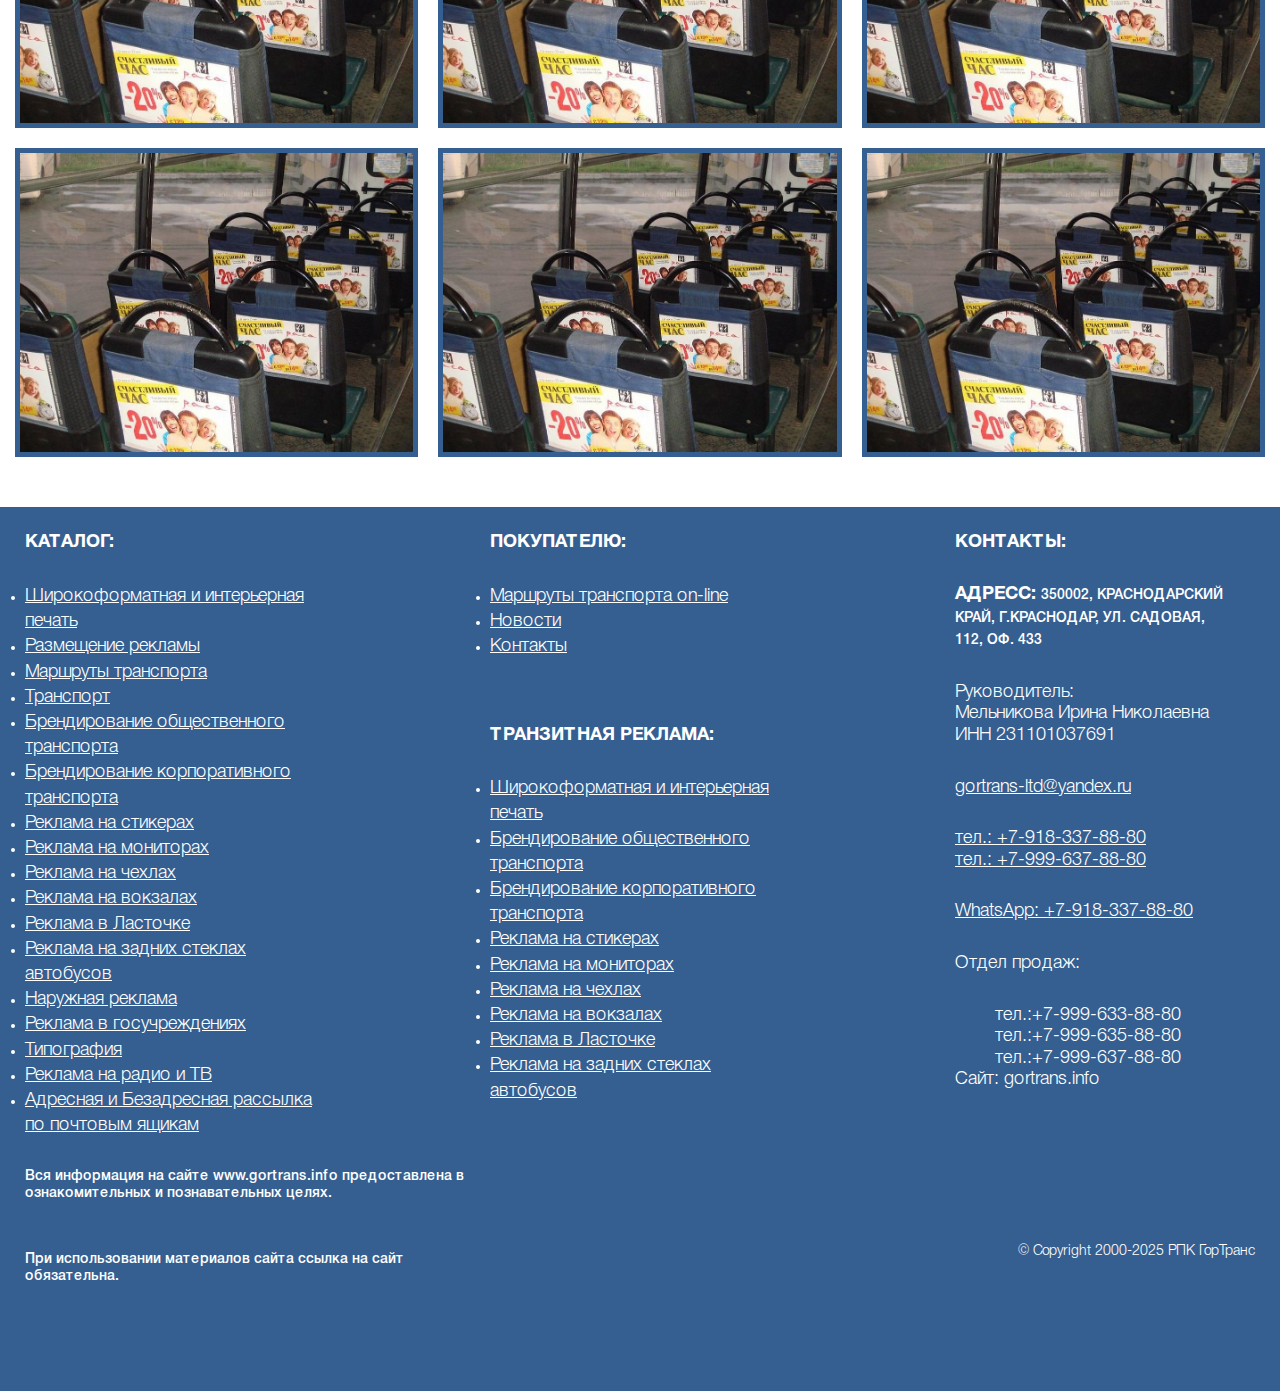
<file: covers.html>
<!DOCTYPE html>
<html lang="en">
<head>
    <meta charset="UTF-8">
    <meta name="viewport" content="width=device-width, initial-scale=1.0">
    <title>Реклама на чехлах</title>
    <link rel="stylesheet" href="css/baguetteBox.min.css">
    <link rel="stylesheet" href="css/style.min.css">
</head>
<body>
    <div class="body-container">
         <div class="modal hide">
            <div class="modal-dialog">
                <div class="modal-content">
                    <div class="modal-head">
                        <h2 class="modal-title">Оставьте заявку и мы свяжемся с вами</h2>
                        <div class="modal-close"></div>
                    </div>
                    <form class="modal-form" id="form">
                        <label class="modal-label">
                            <input type="text" class="modal-input" name="modal-name" autocomplete="name" id="name" placeholder="Ваше имя" required>
                        </label>
                        <label class="modal-label">
                            <input type="tel" class="modal-input" name="modal-tel" autocomplete="tel" id="tel" placeholder="Ваш телефон" required>
                        </label>
                        <button class="modal-btn btn">Отправить</button>
                        <div class="modal-footer">
                            <input type="checkbox" id="checkbox" name="checkbox" class="modal-check" required>
                            <span class="modal-warning">Нажимая кнопку отправить вы соглашаетесь с <a href="#">Политикой конфиденциальности</a></span>
                        </div>
                    </form>
                </div>
            </div>
        </div>
        <header class="header">
            <div class="container header-container">
                <div class="header-wrapper">
                    <div class="header-left">
                        <a href="index.html" class="header-logo"> <img src="icon/logo.svg" alt="логотип сайта"></a>
                        <div class="header-text">
                            <h2 class="header-title">РПК «ГорТранс»</h2>
                            <h3 class="header-subtitle">Компания  основана  в 2000 году</h3>
                        </div>
                        <div class="hamburger">
                            <span></span><span></span><span></span>
                        </div>
                        <nav class="hamburger-nav">
                            <ul class="hamburger-nav__list">
                                <li class="hamburger-nav__item"><div class="hamburger-nav__link">Размещение рекламы</div>
                                    <ul class="hamburger-nav__sublist">
                                        <li class="hamburger-nav__subitem"><a href="branding.html" target="_blank" class="hamburger-nav__sublink">Брэндирование транспорта</a></li>
                                        <li class="hamburger-nav__subitem"><a href="monitors.html" target="_blank" class="hamburger-nav__sublink">Реклама на мониторах</a></li>
                                        <li class="hamburger-nav__subitem"><a href="sticers.html" target="_blank" class="hamburger-nav__sublink">Реклама на стикерах</a></li>
                                        <li class="hamburger-nav__subitem"><a href="#" class="hamburger-nav__sublink">Реклама на чехлах</a></li>
                                        <li class="hamburger-nav__subitem"><a href="#" class="hamburger-nav__sublink">Реклама на промобоксах</a></li>
                                        <li class="hamburger-nav__subitem"><a href="#" class="hamburger-nav__sublink">Реклама на проездных билетах</a></li>
                                    </ul>
                                </li>
                                <li class="hamburger-nav__item"><div class="hamburger-nav__link">Маршруты транспорта</div>
                                    <ul class="hamburger-nav__sublist">
                                        <li class="hamburger-nav__subitem"><a href="#" class="hamburger-nav__sublink">Краснодар</a></li>
                                        <li class="hamburger-nav__subitem"><a href="#" class="hamburger-nav__sublink">Республика Адыгея</a></li>
                                        <li class="hamburgernav__subitem"><a  href="#"  class="hamburger-nav__sublink">Новороссийск</a></li>
                                        <li class="hamburger-nav__subitem"><a href="#" class="hamburger-nav__sublink">Сочи</a></li>
                                        <li class="hamburger-nav__subitem"><a href="#" class="hamburger-nav__sublink">Армовир</a></li>
                                        <li class="hamburger-nav__subitem"><a href="#" class="hamburger-nav__sublink">РА Адыгея и Майкоп</a></li>
                                        <li class="hamburger-nav__subitem"><a href="#" class="hamburger-nav__sublink">Ростов-на-Дону</a></li>
                                        <li class="hamburger-nav__subitem"><a href="#" class="hamburger-nav__sublink">Ставрополь</a></li>
                                        <li class="hamburger-nav__subitem"><a href="#" class="hamburger-nav__sublink">Волгоград</a></li>
                                        <li class="hamburger-nav__subitem"><a href="#" class="hamburger-nav__sublink">Астрахань</a></li>
                                    </ul>
                                </li>
                                <li class="hamburger-nav__item"><div class="hamburger-nav__link">Транспорт</div>
                                    <ul class="hamburger-nav__sublist  hamburger-nav__small">
                                        <li class="hamburger-nav__subitem"><a href="#" class="hamburger-nav__sublink">Травмваи</a></li>
                                        <li class="hamburger-nav__subitem"><a href="#" class="hamburger-nav__sublink">Автобусы</a></li>
                                        <li class="hamburger-nav__subitem"><a href="#" class="hamburger-nav__sublink">Троллейбусы</a></li>
                                        <li class="hamburger-nav__subitem"><a href="#" class="hamburger-nav__sublink">Маршрутные такси</a></li>
                                        <li class="hamburger-nav__subitem"><a href="#" class="hamburger-nav__sublink">Метротрам</a></li>
                                        <li class="hamburger-nav__subitem"><a href="#" class="hamburger-nav__sublink">Электропоезд "Ласточка"</a></li>
                                    </ul>
                                </li>
                                <li class="hamburger-nav__item"><div class="hamburger-nav__link">Прайс</div>
                                    <ul class="hamburger-nav__sublist  hamburger-nav__big">
                                        <li class="hamburger-nav__subitem"><a href="#" class="hamburger-nav__sublink">Брэндирование общественного транспорта</a></li>
                                        <li class="hamburger-nav__subitem"><a href="#" class="hamburger-nav__sublink">Реклама на чехлах</a></li>
                                        <li class="hamburger-nav__subitem"><a href="#" class="hamburger-nav__sublink">Реклама на стикерах</a></li>
                                        <li class="hamburger-nav__subitem"><a href="#" class="hamburger-nav__sublink">Реклама на задних стеклах автобусов</a></li>
                                        <li class="hamburger-nav__subitem"><a href="#" class="hamburger-nav__sublink">Реклама в "Ласточках"</a></li>
                                        <li class="hamburger-nav__subitem"><a href="#" class="hamburger-nav__sublink">Реклама на "мониторах"</a></li>
                                        <li class="hamburger-nav__subitem"><a href="#" class="hamburger-nav__sublink">Брэндирование корпоративного транспорта</a></li>
                                        <li class="hamburger-nav__subitem"><a href="#" class="hamburger-nav__sublink">Реклама на вокзалах</a></li>
                                    </ul>
                                </li>
                                <li class="hamburger-nav__item"><div class="hamburger-nav__link">Наружная реклама</div>
                                    <ul class="hamburger-nav__sublist">
                                        <li class="hamburger-nav__subitem"><a href="#" class="hamburger-nav__sublink">Билборды 3,0 Х 6,0</a></li>
                                        <li class="hamburger-nav__subitem"><a href="#" class="hamburger-nav__sublink">Ситборды 2,70 Х 3,70</a></li>
                                        <li class="hamburger-nav__subitem"><a href="#" class="hamburger-nav__sublink">Пилоны 1,20 Х 1,80</a></li>
                                        <li class="hamburger-nav__subitem"><a href="#" class="hamburger-nav__sublink">Пилларсы 1,40 Х 3,0</a></li>
                                        <li class="hamburger-nav__subitem"><a href="#" class="hamburger-nav__sublink">Светодиодные экраны</a></li>
                                        <li class="hamburger-nav__subitem"><a href="#" class="hamburger-nav__sublink">Суперсайты</a></li>
                                        <li class="hamburger-nav__subitem"><a href="#" class="hamburgernav__sublink">Брандмауэры</a></li>
                                    </ul>
                                </li>
                                <li class="hamburger-nav__item last-nav"><a href="#" class="hamburger-nav__link">WEB-студия</a></li>
                                <li class="hamburger-nav__item"><div class="hamburger-nav__link">Госучреждения</div>
                                    <ul class="hamburger-nav__sublist hamburger-nav__small">
                                        <li class="hamburger-nav__subitem"><a href="#" class="hamburger-nav__sublink">ФГУП "ПОЧТА РОССИИ" г.Краснодар</a></li>
                                        <li class="hamburger-nav__subitem"><a href="#" class="hamburger-nav__sublink">ФГУП "ПОЧТА РОССИИ" КК</a></li>
                                    </ul>
                                </li>
                                <li class="hamburger-nav__item"><div class="hamburger-nav__link">Типография</div>
                                    <ul class="hamburger-nav__sublist">
                                        <li class="hamburger-nav__subitem"><a href="#" class="hamburger-nav__sublink">ПРАЙС</a></li>
                                        <li class="hamburger-nav__subitem"><a href="#" class="hamburger-nav__sublink">УСЛУГИ ДИЗАЙНЕРА</a></li>
                                        <li class="hamburger-nav__subitem"><a href="#" class="hamburger-nav__sublink">ВИЗИТКИ</a></li>
                                        <li class="hamburger-nav__subitem"><a href="#" class="hamburger-nav__sublink">ЛИСТОВКИ </a></li>
                                        <li class="hamburger-nav__subitem"><a href="#" class="hamburger-nav__sublink">БУКЛЕТЫ</a></li>
                                        <li class="hamburger-nav__subitem"><a href="#" class="hamburger-nav__sublink">НАКЛЕЙКИ</a></li>
                                        <li class="hamburger-nav__subitem"><a href="#" class="hamburger-nav__sublink">ОТКРЫТКИ</a></li>
                                        <li class="hamburger-nav__subitem"><a href="#" class="hamburger-nav__sublink">БЛОКНОТЫ</a></li>

                                        <li class="hamburger-nav__subitem"><a href="#" class="hamburger-nav__sublink">ПЛАКАТЫ</a></li>
                                        <li class="hamburger-nav__subitem"><a href="#" class="hamburger-nav__sublink">ГРАМОТЫ</a></li>
                                        <li class="hamburger-nav__subitem"><a href="#" class="hamburger-nav__sublink">БРОШЮРЫ</a></li>
                                        <li class="hamburger-nav__subitem"><a href="#" class="hamburger-nav__sublink">ПАКЕТЫ</a></li>
                                        <li class="hamburger-nav__subitem"><a href="#" class="hamburger-nav__sublink">ПАПКИ</a></li>
                                        <li class="hamburger-nav__subitem"><a href="#" class="hamburger-nav__sublink">КАРТЫ</a></li>
                                        <li class="hamburger-nav__subitem"><a href="#" class="hamburger-nav__sublink">КАЛЕНДАРИ</a></li>
                                        <li class="hamburger-nav__subitem"><a href="#" class="hamburger-nav__sublink">ЖУРНАЛЫ</a></li>
                                        <li class="hamburger-nav__subitem"><a href="#" class="hamburger-nav__sublink">БЛАНКИ</a></li>
                                        <li class="hamburger-nav__subitem"><a href="#" class="hamburger-nav__sublink">БЛОКИ / КУБАРИКИ</a></li>
                                        <li class="hamburger-nav__subitem"><a href="#" class="hamburger-nav__sublink">БЛАНКИ</a></li>
                                    </ul>
                                </li>
                                <li class="hamburger-nav__item last-nav"><a href="#" class="hamburger-nav__link">Радио и ТВ</a></li>                                
                            </ul>
                        </nav>
                    </div>
                    
                    <div class="header-right">
                        <div class="header-right__name">Южный Федеральный округ и Ставропольский край</div>
                        <div class="header-right__box">
                            <a href="tel:79996338880" class="header-right__phone">+7-999-633-88-80</a>
                            <button data-modal class="header-right__btn">Заказать звонок</button>
                            <div class="header-right__icon">
                                <img src="icon/phone.svg" alt="телефон">
                            </div>
                        </div>
                        <nav class="header-navs">
                            <ul class="header-list">
                                <li class="header-item"><a href="#" class="header-link">Контакты</a></li>
                                <li class="header-item"><a href="#" class="header-link">Маршруты on-line</a></li>
                                <li class="header-item"><a href="#" class="header-link">Новости</a></li>
                                <li class="header-item"><a href="#" class="header-link">Франшиза</a></li>
                            </ul>
                        </nav>
                    </div>
                </div>
            </div>  
            <div class="header-head">
                <nav class="header-nav">
                    <ul class="header-nav__list">
                        <li class="header-nav__item"><div class="header-nav__link">Размещение рекламы</div>
                            <ul class="header-nav__sublist">
                                <li class="header-nav__subitem"><a href="branding.html" target="_blank" class="header-nav__sublink">Брэндирование транспорта</a></li>
                                <li class="header-nav__subitem"><a href="monitors.html" target="_blank" class="header-nav__sublink">Реклама на мониторах</a></li>
                                <li class="header-nav__subitem"><a href="sticers.html"  target="_blank"  class="header-nav__sublink">Реклама на стикерах</a></li>
                                <li class="header-nav__subitem"><a href="#" class="header-nav__sublink">Реклама на чехлах</a></li>
                                <li class="header-nav__subitem"><a href="#" class="header-nav__sublink">Реклама на промобоксах</a></li>
                                <li class="header-nav__subitem"><a href="#" class="header-nav__sublink">Реклама на проездных билетах</a></li>
                            </ul>
                        </li>
                        <li class="header-nav__item"><div class="header-nav__link">Маршруты транспорта</div>
                            <ul class="header-nav__sublist">
                                <li class="header-nav__subitem"><a href="routes.html" class="header-nav__sublink">Краснодар</a></li>
                                <li class="header-nav__subitem"><a href="#" class="header-nav__sublink">Республика Адыгея</a></li>
                                <li class="header-nav__subitem"><a href="#" class="header-nav__sublink">Новороссийск</a></li>
                                <li class="header-nav__subitem"><a href="#" class="header-nav__sublink">Сочи</a></li>
                                <li class="header-nav__subitem"><a href="#" class="header-nav__sublink">Армовир</a></li>
                                <li class="header-nav__subitem"><a href="#" class="header-nav__sublink">РА Адыгея и Майкоп</a></li>
                                <li class="header-nav__subitem"><a href="#" class="header-nav__sublink">Ростов-на-Дону</a></li>
                                <li class="header-nav__subitem"><a href="#" class="header-nav__sublink">Ставрополь</a></li>
                                <li class="header-nav__subitem"><a href="#" class="header-nav__sublink">Волгоград</a></li>
                                <li class="header-nav__subitem"><a href="#" class="header-nav__sublink">Астрахань</a></li>
                            </ul>
                        </li>
                        <li class="header-nav__item"><div class="header-nav__link">Транспорт</div>
                            <ul class="header-nav__sublist  header-nav__small">
                                <li class="header-nav__subitem"><a href="#" class="header-nav__sublink">Травмваи</a></li>
                                <li class="header-nav__subitem"><a href="#" class="header-nav__sublink">Автобусы</a></li>
                                <li class="header-nav__subitem"><a href="#" class="header-nav__sublink">Троллейбусы</a></li>
                                <li class="header-nav__subitem"><a href="#" class="header-nav__sublink">Маршрутные такси</a></li>
                                <li class="header-nav__subitem"><a href="#" class="header-nav__sublink">Метротрам</a></li>
                                <li class="header-nav__subitem"><a href="#" class="header-nav__sublink">Электропоезд "Ласточка"</a></li>
                            </ul>
                        </li>
                        <li class="header-nav__item"><div class="header-nav__link">Прайс</div>
                            <ul class="header-nav__sublist  header-nav__big">
                                <li class="header-nav__subitem"><a href="#" class="header-nav__sublink">Брэндирование общественного транспорта</a></li>
                                <li class="header-nav__subitem"><a href="#" class="header-nav__sublink">Реклама на чехлах</a></li>
                                <li class="header-nav__subitem"><a href="#" class="header-nav__sublink">Реклама на стикерах</a></li>
                                <li class="header-nav__subitem"><a href="#" class="header-nav__sublink">Реклама на задних стеклах автобусов</a></li>
                                <li class="header-nav__subitem"><a href="#" class="header-nav__sublink">Реклама в "Ласточках"</a></li>
                                <li class="header-nav__subitem"><a href="#" class="header-nav__sublink">Реклама на "мониторах"</a></li>
                                <li class="header-nav__subitem"><a href="#" class="header-nav__sublink">Брэндирование корпоративного транспорта</a></li>
                                <li class="header-nav__subitem"><a href="#" class="header-nav__sublink">Реклама на вокзалах</a></li>
                            </ul>
                        </li>
                        <li class="header-nav__item"><div class="header-nav__link">Наружная реклама</div>
                            <ul class="header-nav__sublist">
                                <li class="header-nav__subitem"><a href="#" class="header-nav__sublink">Билборды 3,0 Х 6,0</a></li>
                                <li class="header-nav__subitem"><a href="#" class="header-nav__sublink">Ситборды 2,70 Х 3,70</a></li>
                                <li class="header-nav__subitem"><a href="#" class="header-nav__sublink">Пилоны 1,20 Х 1,80</a></li>
                                <li class="header-nav__subitem"><a href="#" class="header-nav__sublink">Пилларсы 1,40 Х 3,0</a></li>
                                <li class="header-nav__subitem"><a href="#" class="header-nav__sublink">Светодиодные экраны</a></li>
                                <li class="header-nav__subitem"><a href="#" class="header-nav__sublink">Суперсайты</a></li>
                                <li class="header-nav__subitem"><a href="#" class="header-nav__sublink">Брандмауэры</a></li>
                            </ul>
                        </li>
                        <li class="header-nav__item"><a href="#" class="header-nav__link">WEB-студия</a></li>
                        <li class="header-nav__item"><div class="header-nav__link">Госучреждения</div>
                            <ul class="header-nav__sublist header-nav__small">
                                <li class="header-nav__subitem"><a href="#" class="header-nav__sublink">ФГУП "ПОЧТА РОССИИ" г.Краснодар</a></li>
                                <li class="header-nav__subitem"><a href="#" class="header-nav__sublink">ФГУП "ПОЧТА РОССИИ" КК</a></li>
                            </ul>
                        </li>
                        <li class="header-nav__item"><div class="header-nav__link">Типография</div>
                            <ul class="header-nav__sublist">
                                <li class="header-nav__subitem"><a href="#" class="header-nav__sublink">ПРАЙС</a></li>
                                <li class="header-nav__subitem"><a href="#" class="header-nav__sublink">УСЛУГИ ДИЗАЙНЕРА</a></li>
                                <li class="header-nav__subitem"><a href="#" class="header-nav__sublink">ВИЗИТКИ</a></li>
                                <li class="header-nav__subitem"><a href="#" class="header-nav__sublink">ЛИСТОВКИ </a></li>
                                <li class="header-nav__subitem"><a href="#" class="header-nav__sublink">БУКЛЕТЫ</a></li>
                                <li class="header-nav__subitem"><a href="#" class="header-nav__sublink">НАКЛЕЙКИ</a></li>
                                <li class="header-nav__subitem"><a href="#" class="header-nav__sublink">ОТКРЫТКИ</a></li>
                                <li class="header-nav__subitem"><a href="#" class="header-nav__sublink">БЛОКНОТЫ</a></li>

                                <li class="header-nav__subitem"><a href="#" class="header-nav__sublink">ПЛАКАТЫ</a></li>
                                <li class="header-nav__subitem"><a href="#" class="header-nav__sublink">ГРАМОТЫ</a></li>
                                <li class="header-nav__subitem"><a href="#" class="header-nav__sublink">БРОШЮРЫ</a></li>
                                <li class="header-nav__subitem"><a href="#" class="header-nav__sublink">ПАКЕТЫ</a></li>
                                <li class="header-nav__subitem"><a href="#" class="header-nav__sublink">ПАПКИ</a></li>
                                <li class="header-nav__subitem"><a href="#" class="header-nav__sublink">КАРТЫ</a></li>
                                <li class="header-nav__subitem"><a href="#" class="header-nav__sublink">КАЛЕНДАРИ</a></li>
                                <li class="header-nav__subitem"><a href="#" class="header-nav__sublink">ЖУРНАЛЫ</a></li>
                                <li class="header-nav__subitem"><a href="#" class="header-nav__sublink">БЛАНКИ</a></li>
                                <li class="header-nav__subitem"><a href="#" class="header-nav__sublink">БЛОКИ / КУБАРИКИ</a></li>
                                <li class="header-nav__subitem"><a href="#" class="header-nav__sublink">БЛАНКИ</a></li>
                            </ul>
                        </li>
                        <li class="header-nav__item last-nav"><div class="header-nav__link">Радио и ТВ</div></li>                    
                    </ul>
                </nav> 
            </div>                    
        </header>
        <main class="content">
            <div class="public__branding-main"></div>
            <section class="work">
                <div class="container">
                    <h1 class="work-title"> РЕКЛАМА НА ЧЕХЛАХ</h1>
                    <div class="work-content">
                        <p class="work-content__descr">Реклама на чехлах в транспорте нацелена на товары народного потребления и услуги. Специфика размещения рекламной информации на сиденьях и подголовниках позволяет убедиться, что значительный объем целевой аудитории изучит предложение. Чем чаще реклама будет попадать в поле зрение потенциального потребителя, тем вероятнее, что он заинтересуется предложенными товарами или услугами.</p>
                        <p class="work-content__descr"><b>Учитывая тот факт, что во время поездки пассажир минимум 5 минут может знакомиться с предложенной рекламой, можно не скупиться на описание, рекламные акции и контактные данные, которые пассажир может записать или снять на мобильный телефон.</p>
                        <p class="work-content__descr">При оформлении можно использовать оригинальные красочные картинки привлекающие внимание, логотипы компании. При выборе рекламы для трамваев, троллейбусов, автобусов, маршрутных такси необходимо учитывать маршрут, направление следования, что позволит выбрать оптимальную целевую аудиторию, которой предоставленная информация будет полезна и интересна.</p>
                        <div class="work-content__img">
                            <img src="img/covers/covers.webp" alt="Чехлы1">
                        </div>
                        <h2 class="work-content__title">Реклама на чехлах размещается в основных видах городского транспорта:</h2>
                        <ul class="work-content__list">
                            <li class="work-content__item">Трамваи;</li>
                            <li class="work-content__item">Троллейбусы;</li>
                            <li class="work-content__item">Автобусы;</li>       
                            <li class="work-content__item">Корпоративный транспорт;</li>
                            <li class="work-content__item">Рабочие автобусы и маршрутки.</li>                       
                        </ul>
                        <h2 class="work-content__title">Преимущества выбора рекламы на сидениях:</h2>
                        <ul class="work-content__list">
                            <li class="work-content__item">Оптимальный охват большой территории;</li>
                            <li class="work-content__item">Доступность потенциальным потребителям из разных частей города;</li>
                            <li class="work-content__item">Эффективное и ненавязчивое воздействие;</li>       
                            <li class="work-content__item">Удобное расположение на уровне глаз пассажира;</li>
                            <li class="work-content__item">Восприятие рекламной информации в полном объеме;</li>            
                            <li class="work-content__item">Доступность для всех ниш бизнеса.</li>               
                        </ul>
                        <p class="work-content__descr">Реклама на сиденьях в транспорте на сегодняшний день – это креативная, современная концепция продвижения, которая в несколько раз превышает эффективность основных средств информирования пассажиров</p>
                        <p class="work-content__descr">Делая основную ставку на удобство восприятия, яркое оформление сидений, удается привлечь внимание максимального количества потенциальных потребителей. Реклама на сиденьях в общественном транспорте занимает особую нишу эффективного маркетинга.</p>
                        <p class="work-content__descr">Выгодное и доступное решение позволит одним махом решить множество проблем, связанных с привлечением потребителей. Рекламные надписи на сидениях – это широкий охват, максимально возможная проходимость населения, высокая динамичность, доступная стоимость и расширенные возможности визуального оформления.</p>
                        <h2 class="work-content__title">Реклама на чехлах в автобусах и мсаршрутных такси</h2>
                        <div class="work-content__img">
                            <img src="img/table/table4.webp" alt="Таблица1">
                        </div>
                        <div class="work-content__wrapper">
                            <a href="https://drive.google.com/file/d/1wyIsc4BraZYbVXIV6ciWQ3jlWCeLYh28/view" target="_blank"  class="work-content-img">
                                <img src="icon/download.svg" alt="Скачать заявку">
                            </a>
                            <sapn class="work-content__download">Скачать бланк-заявку на брендирование транспорта.</sapn>
                        </div>
                        <span class="work-content__warning">Для размещения рекламы на транспорте необходимо обратиться с письменной заявкой.</span>
                    </div>
                </div>
            </section>
            <section class="galerey">
                <div class="container">
                    <div class="galerey-buget">
                        <a href="img/covers/mtaxi_02.jpg" data-caption="Брэндирование трамвая" class="galerey-buget__img">
                            <img src="img/covers/mtaxi_02.jpg" alt="Брэндирование трамвая">
                        </a>
                        <a href="img/covers/mtaxi_02.jpg" data-caption="Брэндирование трамвая" class="galerey-buget__img">
                            <img src="img/covers/mtaxi_02.jpg" alt="Брэндирование трамвая">
                        </a>
                        <a href="img/covers/mtaxi_02.jpg" data-caption="Брэндирование трамвая" class="galerey-buget__img">
                            <img src="img/covers/mtaxi_02.jpg" alt="Брэндирование трамвая">
                        </a>
                        <a href="img/covers/mtaxi_02.jpg" data-caption="Брэндирование трамвая" class="galerey-buget__img">
                            <img src="img/covers/mtaxi_02.jpg" alt="Брэндирование трамвая">
                        </a>
                        <a href="img/covers/mtaxi_02.jpg" data-caption="Брэндирование трамвая" class="galerey-buget__img">
                            <img src="img/covers/mtaxi_02.jpg" alt="Брэндирование трамвая">
                        </a>
                        <a href="img/covers/mtaxi_02.jpg" data-caption="Брэндирование трамвая" class="galerey-buget__img">
                            <img src="img/covers/mtaxi_02.jpg" alt="Брэндирование трамвая">
                        </a>

                        <a href="img/covers/mtaxi_02.jpg" data-caption="Брэндирование троллейбуса" class="galerey-buget__img">
                            <img src="img/covers/mtaxi_02.jpg" alt="Брэндирование троллейбуса">
                        </a>
                        <a href="img/covers/mtaxi_02.jpg" data-caption="Брэндирование троллейбуса" class="galerey-buget__img">
                            <img src="img/covers/mtaxi_02.jpg" alt="Брэндирование троллейбуса">
                        </a>
                        <a href="img/covers/mtaxi_02.jpg" data-caption="Брэндирование троллейбуса" class="galerey-buget__img">
                            <img src="img/covers/mtaxi_02.jpg" alt="Брэндирование троллейбуса">
                        </a>
                         <a href="img/covers/mtaxi_02.jpg" data-caption="Брэндирование трамвая" class="galerey-buget__img">
                            <img src="img/covers/mtaxi_02.jpg" alt="Брэндирование трамвая">
                        </a>
                        <a href="img/covers/mtaxi_02.jpg" data-caption="Брэндирование трамвая" class="galerey-buget__img">
                            <img src="img/covers/mtaxi_02.jpg" alt="Брэндирование трамвая">
                        </a>
                        <a href="img/covers/mtaxi_02.jpg" data-caption="Брэндирование трамвая" class="galerey-buget__img">
                            <img src="img/covers/mtaxi_02.jpg" alt="Брэндирование трамвая">
                        </a>

                        <a href="img/covers/mtaxi_02.jpg" data-caption="Брэндирование троллейбуса" class="galerey-buget__img">
                            <img src="img/covers/mtaxi_02.jpg" alt="Брэндирование троллейбуса">
                        </a>
                        <a href="img/covers/mtaxi_02.jpg" data-caption="Брэндирование троллейбуса" class="galerey-buget__img">
                            <img src="img/covers/mtaxi_02.jpg" alt="Брэндирование троллейбуса">
                        </a>
                        <a href="img/covers/mtaxi_02.jpg" data-caption="Брэндирование троллейбуса" class="galerey-buget__img">
                            <img src="img/covers/mtaxi_02.jpg" alt="Брэндирование троллейбуса">
                        </a>
                        
                    </div>
                </div>
            </section>
        </main>
        <footer class="footer">
            <div class="container">
                <div class="footer-wrapper">
                    <div class="footer-left">
                        <h3 class="footer-left__title">Каталог:</h3>
                        <ul class="footer-left__list footer-list">
                            <li class="footer-list__item"><a href="#" class="footer-list__link">Широкоформатная и интерьерная печать</a></li>
                            <li class="footer-list__item"><a href="#" class="footer-list__link">Размещение рекламы</a></li>
                            <li class="footer-list__item"><a href="#" class="footer-list__link">Маршруты транспорта</a></li>
                            <li class="footer-list__item"><a href="#" class="footer-list__link">Транспорт</a></li>
                            <li class="footer-list__item"><a href="#" class="footer-list__link">Брендирование общественного транспорта</a></li>
                            <li class="footer-list__item"><a href="#" class="footer-list__link">Брендирование корпоративного транспорта</a></li>
                            <li class="footer-list__item"><a href="#" class="footer-list__link">Реклама на стикерах</a></li>
                            <li class="footer-list__item"><a href="#" class="footer-list__link">Реклама на мониторах</a></li>
                            <li class="footer-list__item"><a href="#" class="footer-list__link">Реклама на чехлах</a></li>
                            <li class="footer-list__item"><a href="#" class="footer-list__link">Реклама на вокзалах</a></li>
                            <li class="footer-list__item"><a href="#" class="footer-list__link">Реклама в Ласточке</a></li>
                            <li class="footer-list__item"><a href="#" class="footer-list__link">Реклама на задних стеклах автобусов</a></li>
                            <li class="footer-list__item"><a href="#" class="footer-list__link">Наружная реклама</a></li>
                            <li class="footer-list__item"><a href="#" class="footer-list__link">Реклама в госучреждениях</a></li>
                            <li class="footer-list__item"><a href="#" class="footer-list__link">Типография</a></li>
                            <li class="footer-list__item"><a href="#" class="footer-list__link">Реклама на радио и ТВ</a></li>
                            <li class="footer-list__item"><a href="#" class="footer-list__link">Адресная и Безадресная рассылка по почтовым ящикам</a></li>
                        </ul>
                    </div>
                    <div class="footer-center">
                        <div class="footer-center__box">
                            <h3 class="footer-center__title">ПОКУПАТЕЛЮ:</h3>
                            <ul class="footer-left__list footer-list">
                                <li class="footer-list__item"><a href="#" class="footer-list__link">Маршруты транспорта on-line</a></li>
                                <li class="footer-list__item"><a href="#" class="footer-list__link">Новости</a></li>
                                <li class="footer-list__item"><a href="#" class="footer-list__link">Контакты</a></li>      
                            </ul>
                        </div>
                        <div class="footer-center__box">
                            <h3 class="footer-center__title">ТРАНЗИТНАЯ РЕКЛАМА:</h3>
                            <ul class="footer-left__list footer-list">
                                <li class="footer-list__item"><a href="#" class="footer-list__link">Широкоформатная и интерьерная печать</a></li>
                                <li class="footer-list__item"><a href="#" class="footer-list__link">Брендирование общественного транспорта</a></li>
                                <li class="footer-list__item"><a href="#" class="footer-list__link">Брендирование корпоративного транспорта</a></li> 
                                <li class="footer-list__item"><a href="#" class="footer-list__link">Реклама на стикерах</a></li>
                                <li class="footer-list__item"><a href="#" class="footer-list__link">Реклама на мониторах</a></li>
                                <li class="footer-list__item"><a href="#" class="footer-list__link">Реклама на чехлах</a></li>  
                                <li class="footer-list__item"><a href="#" class="footer-list__link">Реклама на вокзалах</a></li>
                                <li class="footer-list__item"><a href="#" class="footer-list__link">Реклама в Ласточке</a></li>
                                <li class="footer-list__item"><a href="#" class="footer-list__link">Реклама на задних стеклах автобусов</a></li>
                            </ul>
                        </div>                        
                    </div>
                    <div class="footer-right">
                        <h3 class="footer-right__title">КОНТАКТЫ:</h3>
                        <div class="footer-right__box">
                            <div class="footer-right__adress footer-adress">
                                <h4 class="footer-adress__title">Адресс: <span>350002, Краснодарский край, г.Краснодар, ул. Садовая, 112, оф. 433</span></h4>
                            </div>
                            <div class="footer-right__director footer-director">
                                <h4 class="footer-director__title">Руководитель: <br> Мельникова Ирина Николаевна ИНН 231101037691</h4>
                            </div>
                            <a href="gortrans-ltd@yandex.ru" target="_blank" class="footer-right__email footer-email">gortrans-ltd@yandex.ru</a>
                            <a href="tel:79183378880" class="footer-tel">тел.:  +7-918-337-88-80</a>
                            <a href="tel:79996378880" class="footer-tel">тел.:  +7-999-637-88-80</a>
                            <a href="https://wa.me/79183378880" class="footer-whatsap">WhatsApp: +7-918-337-88-80</a>
                            <div class="footer-sales">
                                <h3 class="footer-sales__title">Отдел продаж:</h3>
                                <a href="tel:79996338880" class="footer-sales__link">тел.:+7-999-633-88-80</a>    
                                <a href="tel:79996358880" class="footer-sales__link">тел.:+7-999-635-88-80</a>   
                                <a href="tel:79996378880" class="footer-sales__link">тел.:+7-999-637-88-80</a>   
                            </div>
                            <div class="footer-syte">Сайт: gortrans.info</div>
                        </div>
                    </div>
                </div>
                <div class="footer-box">
                    <div class="footer-warning">
                        <span>Вся информация на сайте www.gortrans.info предоставлена в ознакомительных и познавательных целях. </span>
                        <span>При использовании материалов сайта ссылка на сайт обязательна.</span>                               
                    </div>
                    <div class="footer-copy">
                        © Copyright 2000-2025 РПК ГорТранс
                    </div>
                </div>
            </div>
        </footer>
    </div>
    <script src="js/baguetteBox.min.js"></script>
    <script src="js/script.js"></script>
</body>
</html>
</file>
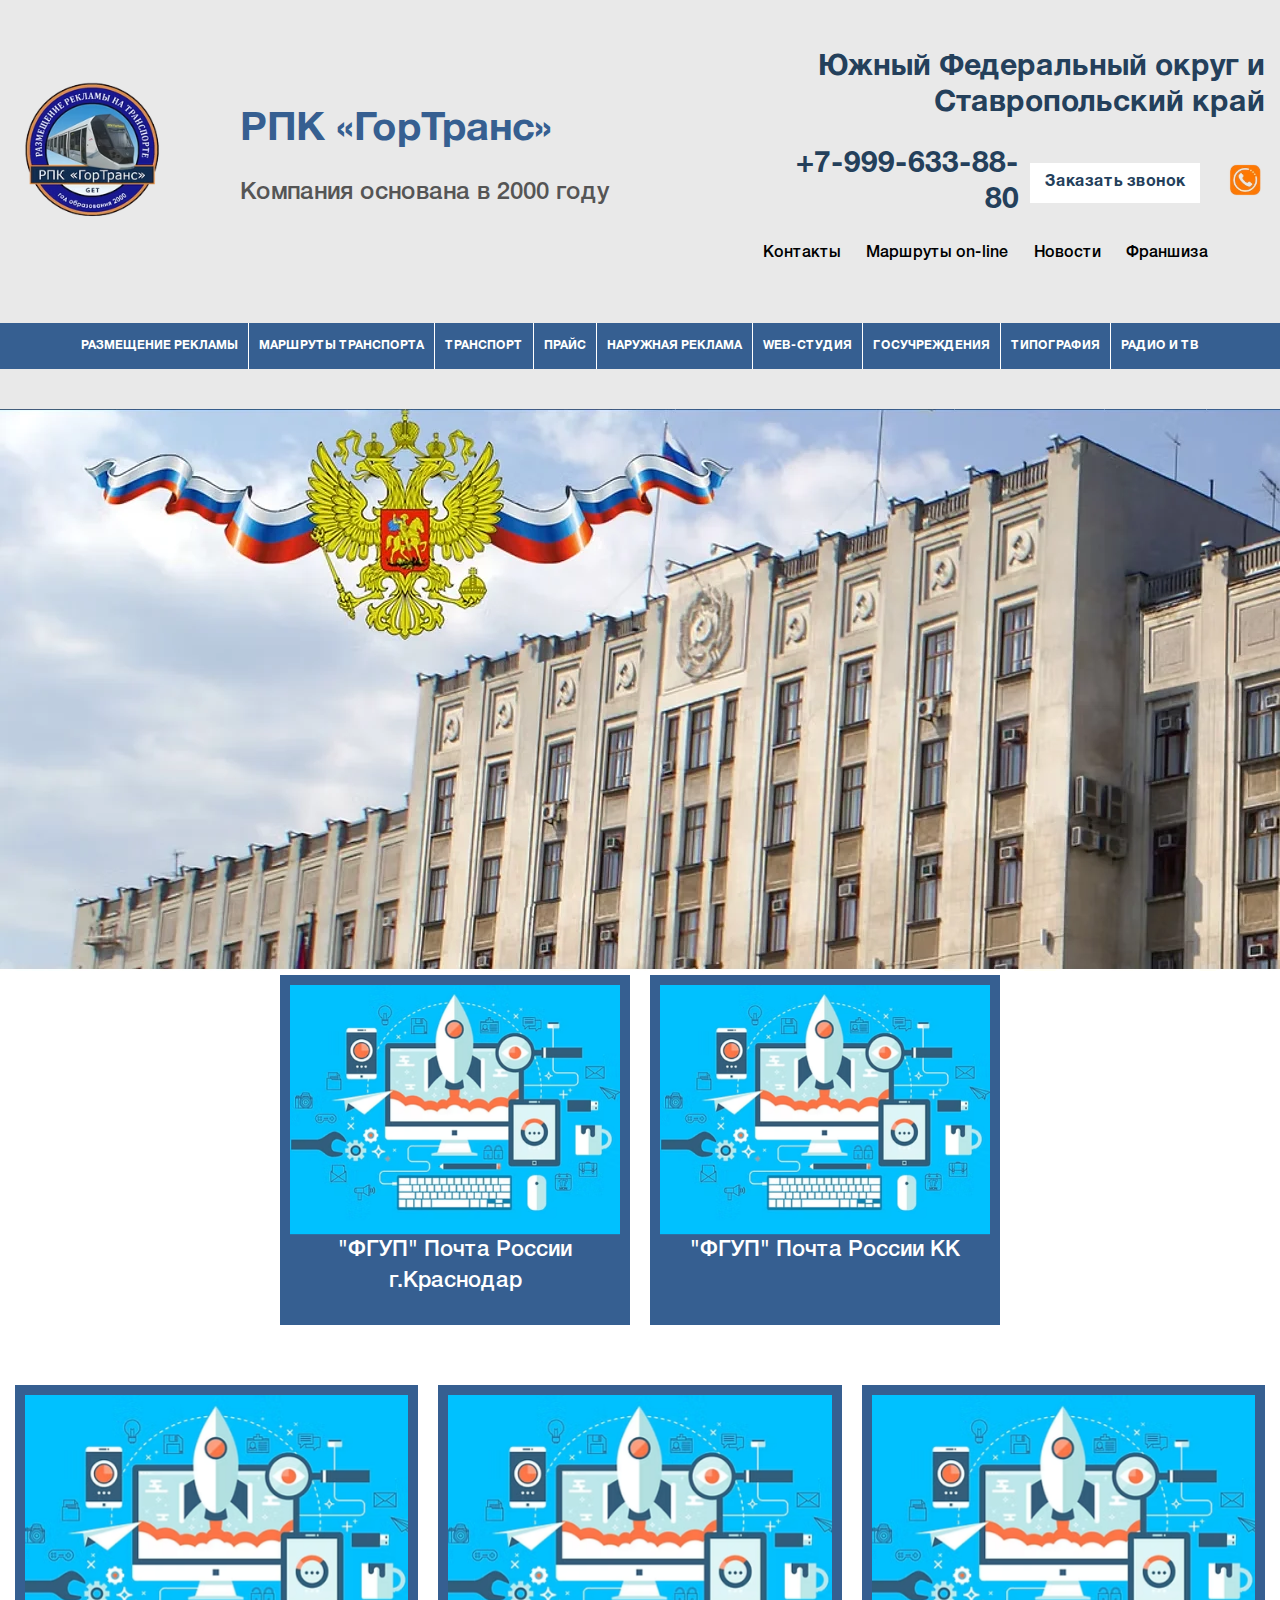
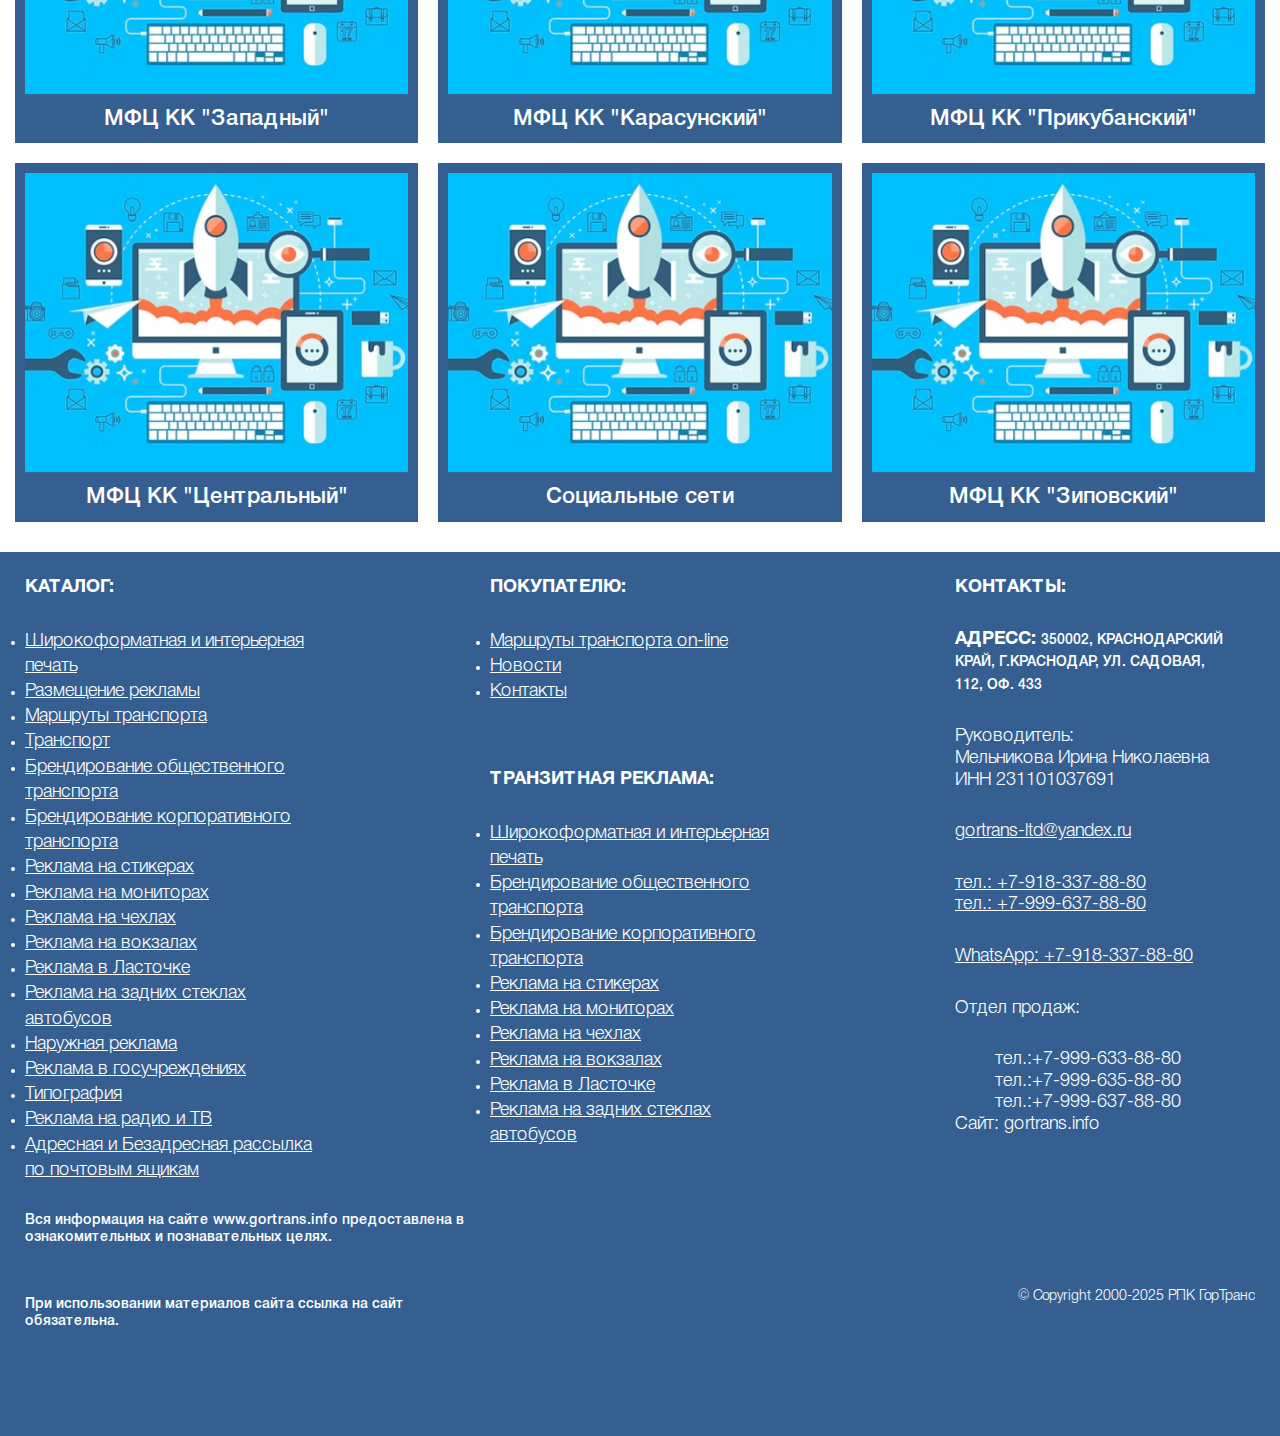
<file: government.html>
<!DOCTYPE html>
<html lang="en">
<head>
    <meta charset="UTF-8">
    <meta name="viewport" content="width=device-width, initial-scale=1.0">
    <link rel="stylesheet" href="css/style.min.css">
    <title>Госучреждения</title>
</head>
<body>
    <div class="body-container">
        <div class="modal hide">
            <div class="modal-dialog">
                <div class="modal-content">
                    <div class="modal-head">
                        <h2 class="modal-title">Оставьте заявку и мы свяжемся с вами</h2>
                        <div class="modal-close"></div>
                    </div>
                    <form class="modal-form" id="form">
                        <label class="modal-label">
                            <input type="text" class="modal-input" name="modal-name" autocomplete="name" id="name" placeholder="Ваше имя" required>
                        </label>
                        <label class="modal-label">
                            <input type="tel" class="modal-input" name="modal-tel" autocomplete="tel" id="tel" placeholder="Ваш телефон" required>
                        </label>
                        <button class="modal-btn btn">Отправить</button>
                        <div class="modal-footer">
                            <input type="checkbox" id="checkbox" name="checkbox" class="modal-check" required>
                            <span class="modal-warning">Нажимая кнопку отправить вы соглашаетесь с <a href="#">Политикой конфиденциальности</a></span>
                        </div>
                    </form>
                </div>
            </div>
        </div>
        <header class="header">
            <div class="container header-container">
                <div class="header-wrapper">
                    <div class="header-left">
                        <a href="index.html" class="header-logo"> <img src="icon/logo.svg" alt="логотип сайта"></a>
                        <div class="header-text">
                            <h2 class="header-title">РПК «ГорТранс»</h2>
                            <h3 class="header-subtitle">Компания  основана  в 2000 году</h3>
                        </div>
                        <div class="hamburger">
                            <span></span><span></span><span></span>
                        </div>
                        <nav class="hamburger-nav">
                            <ul class="hamburger-nav__list">
                                <li class="hamburger-nav__item"><div class="hamburger-nav__link">Размещение рекламы</div>
                                    <ul class="hamburger-nav__sublist">
                                        <li class="hamburger-nav__subitem"><a href="branding.html" target="_blank" class="hamburger-nav__sublink">Брэндирование транспорта</a></li>
                                        <li class="hamburger-nav__subitem"><a href="monitors.html" target="_blank" class="hamburger-nav__sublink">Реклама на мониторах</a></li>
                                        <li class="hamburger-nav__subitem"><a href="sticers.html" target="_blank" class="hamburger-nav__sublink">Реклама на стикерах</a></li>
                                        <li class="hamburger-nav__subitem"><a href="#" class="hamburger-nav__sublink">Реклама на чехлах</a></li>
                                        <li class="hamburger-nav__subitem"><a href="#" class="hamburger-nav__sublink">Реклама на промобоксах</a></li>
                                        <li class="hamburger-nav__subitem"><a href="#" class="hamburger-nav__sublink">Реклама на проездных билетах</a></li>
                                    </ul>
                                </li>
                                <li class="hamburger-nav__item"><div class="hamburger-nav__link">Маршруты транспорта</div>
                                    <ul class="hamburger-nav__sublist">
                                        <li class="hamburger-nav__subitem"><a href="#" class="hamburger-nav__sublink">Краснодар</a></li>
                                        <li class="hamburger-nav__subitem"><a href="#" class="hamburger-nav__sublink">Республика Адыгея</a></li>
                                        <li class="hamburgernav__subitem"><a  href="#"  class="hamburger-nav__sublink">Новороссийск</a></li>
                                        <li class="hamburger-nav__subitem"><a href="#" class="hamburger-nav__sublink">Сочи</a></li>
                                        <li class="hamburger-nav__subitem"><a href="#" class="hamburger-nav__sublink">Армовир</a></li>
                                        <li class="hamburger-nav__subitem"><a href="#" class="hamburger-nav__sublink">РА Адыгея и Майкоп</a></li>
                                        <li class="hamburger-nav__subitem"><a href="#" class="hamburger-nav__sublink">Ростов-на-Дону</a></li>
                                        <li class="hamburger-nav__subitem"><a href="#" class="hamburger-nav__sublink">Ставрополь</a></li>
                                        <li class="hamburger-nav__subitem"><a href="#" class="hamburger-nav__sublink">Волгоград</a></li>
                                        <li class="hamburger-nav__subitem"><a href="#" class="hamburger-nav__sublink">Астрахань</a></li>
                                    </ul>
                                </li>
                                <li class="hamburger-nav__item"><div class="hamburger-nav__link">Транспорт</div>
                                    <ul class="hamburger-nav__sublist  hamburger-nav__small">
                                        <li class="hamburger-nav__subitem"><a href="#" class="hamburger-nav__sublink">Травмваи</a></li>
                                        <li class="hamburger-nav__subitem"><a href="#" class="hamburger-nav__sublink">Автобусы</a></li>
                                        <li class="hamburger-nav__subitem"><a href="#" class="hamburger-nav__sublink">Троллейбусы</a></li>
                                        <li class="hamburger-nav__subitem"><a href="#" class="hamburger-nav__sublink">Маршрутные такси</a></li>
                                        <li class="hamburger-nav__subitem"><a href="#" class="hamburger-nav__sublink">Метротрам</a></li>
                                        <li class="hamburger-nav__subitem"><a href="#" class="hamburger-nav__sublink">Электропоезд "Ласточка"</a></li>
                                    </ul>
                                </li>
                                <li class="hamburger-nav__item"><div class="hamburger-nav__link">Прайс</div>
                                    <ul class="hamburger-nav__sublist  hamburger-nav__big">
                                        <li class="hamburger-nav__subitem"><a href="#" class="hamburger-nav__sublink">Брэндирование общественного транспорта</a></li>
                                        <li class="hamburger-nav__subitem"><a href="#" class="hamburger-nav__sublink">Реклама на чехлах</a></li>
                                        <li class="hamburger-nav__subitem"><a href="#" class="hamburger-nav__sublink">Реклама на стикерах</a></li>
                                        <li class="hamburger-nav__subitem"><a href="#" class="hamburger-nav__sublink">Реклама на задних стеклах автобусов</a></li>
                                        <li class="hamburger-nav__subitem"><a href="#" class="hamburger-nav__sublink">Реклама в "Ласточках"</a></li>
                                        <li class="hamburger-nav__subitem"><a href="#" class="hamburger-nav__sublink">Реклама на "мониторах"</a></li>
                                        <li class="hamburger-nav__subitem"><a href="#" class="hamburger-nav__sublink">Брэндирование корпоративного транспорта</a></li>
                                        <li class="hamburger-nav__subitem"><a href="#" class="hamburger-nav__sublink">Реклама на вокзалах</a></li>
                                    </ul>
                                </li>
                                <li class="hamburger-nav__item"><div class="hamburger-nav__link">Наружная реклама</div>
                                    <ul class="hamburger-nav__sublist">
                                        <li class="hamburger-nav__subitem"><a href="#" class="hamburger-nav__sublink">Билборды 3,0 Х 6,0</a></li>
                                        <li class="hamburger-nav__subitem"><a href="#" class="hamburger-nav__sublink">Ситборды 2,70 Х 3,70</a></li>
                                        <li class="hamburger-nav__subitem"><a href="#" class="hamburger-nav__sublink">Пилоны 1,20 Х 1,80</a></li>
                                        <li class="hamburger-nav__subitem"><a href="#" class="hamburger-nav__sublink">Пилларсы 1,40 Х 3,0</a></li>
                                        <li class="hamburger-nav__subitem"><a href="#" class="hamburger-nav__sublink">Светодиодные экраны</a></li>
                                        <li class="hamburger-nav__subitem"><a href="#" class="hamburger-nav__sublink">Суперсайты</a></li>
                                        <li class="hamburger-nav__subitem"><a href="#" class="hamburgernav__sublink">Брандмауэры</a></li>
                                    </ul>
                                </li>
                                <li class="hamburger-nav__item last-nav"><a href="#" class="hamburger-nav__link">WEB-студия</a></li>
                                <li class="hamburger-nav__item"><div class="hamburger-nav__link">Госучреждения</div>
                                    <ul class="hamburger-nav__sublist hamburger-nav__small">
                                        <li class="hamburger-nav__subitem"><a href="#" class="hamburger-nav__sublink">ФГУП "ПОЧТА РОССИИ" г.Краснодар</a></li>
                                        <li class="hamburger-nav__subitem"><a href="#" class="hamburger-nav__sublink">ФГУП "ПОЧТА РОССИИ" КК</a></li>
                                    </ul>
                                </li>
                                <li class="hamburger-nav__item"><div class="hamburger-nav__link">Типография</div>
                                    <ul class="hamburger-nav__sublist">
                                        <li class="hamburger-nav__subitem"><a href="#" class="hamburger-nav__sublink">ПРАЙС</a></li>
                                        <li class="hamburger-nav__subitem"><a href="#" class="hamburger-nav__sublink">УСЛУГИ ДИЗАЙНЕРА</a></li>
                                        <li class="hamburger-nav__subitem"><a href="#" class="hamburger-nav__sublink">ВИЗИТКИ</a></li>
                                        <li class="hamburger-nav__subitem"><a href="#" class="hamburger-nav__sublink">ЛИСТОВКИ </a></li>
                                        <li class="hamburger-nav__subitem"><a href="#" class="hamburger-nav__sublink">БУКЛЕТЫ</a></li>
                                        <li class="hamburger-nav__subitem"><a href="#" class="hamburger-nav__sublink">НАКЛЕЙКИ</a></li>
                                        <li class="hamburger-nav__subitem"><a href="#" class="hamburger-nav__sublink">ОТКРЫТКИ</a></li>
                                        <li class="hamburger-nav__subitem"><a href="#" class="hamburger-nav__sublink">БЛОКНОТЫ</a></li>

                                        <li class="hamburger-nav__subitem"><a href="#" class="hamburger-nav__sublink">ПЛАКАТЫ</a></li>
                                        <li class="hamburger-nav__subitem"><a href="#" class="hamburger-nav__sublink">ГРАМОТЫ</a></li>
                                        <li class="hamburger-nav__subitem"><a href="#" class="hamburger-nav__sublink">БРОШЮРЫ</a></li>
                                        <li class="hamburger-nav__subitem"><a href="#" class="hamburger-nav__sublink">ПАКЕТЫ</a></li>
                                        <li class="hamburger-nav__subitem"><a href="#" class="hamburger-nav__sublink">ПАПКИ</a></li>
                                        <li class="hamburger-nav__subitem"><a href="#" class="hamburger-nav__sublink">КАРТЫ</a></li>
                                        <li class="hamburger-nav__subitem"><a href="#" class="hamburger-nav__sublink">КАЛЕНДАРИ</a></li>
                                        <li class="hamburger-nav__subitem"><a href="#" class="hamburger-nav__sublink">ЖУРНАЛЫ</a></li>
                                        <li class="hamburger-nav__subitem"><a href="#" class="hamburger-nav__sublink">БЛАНКИ</a></li>
                                        <li class="hamburger-nav__subitem"><a href="#" class="hamburger-nav__sublink">БЛОКИ / КУБАРИКИ</a></li>
                                        <li class="hamburger-nav__subitem"><a href="#" class="hamburger-nav__sublink">БЛАНКИ</a></li>
                                    </ul>
                                </li>
                                <li class="hamburger-nav__item last-nav"><a href="#" class="hamburger-nav__link">Радио и ТВ</a></li>                                
                            </ul>
                        </nav>
                    </div>
                    
                    <div class="header-right">
                        <div class="header-right__name">Южный Федеральный округ и Ставропольский край</div>
                        <div class="header-right__box">
                            <a href="tel:79996338880" class="header-right__phone">+7-999-633-88-80</a>
                            <button data-modal class="header-right__btn">Заказать звонок</button>
                            <div class="header-right__icon">
                                <img src="icon/phone.svg" alt="телефон">
                            </div>
                        </div>
                        <nav class="header-navs">
                            <ul class="header-list">
                                <li class="header-item"><a href="#" class="header-link">Контакты</a></li>
                                <li class="header-item"><a href="#" class="header-link">Маршруты on-line</a></li>
                                <li class="header-item"><a href="#" class="header-link">Новости</a></li>
                                <li class="header-item"><a href="#" class="header-link">Франшиза</a></li>
                            </ul>
                        </nav>
                    </div>
                </div>
            </div>  
            <div class="header-head">
                <nav class="header-nav">
                    <ul class="header-nav__list">
                        <li class="header-nav__item"><div class="header-nav__link">Размещение рекламы</div>
                            <ul class="header-nav__sublist">
                                <li class="header-nav__subitem"><a href="branding.html" target="_blank" class="header-nav__sublink">Брэндирование транспорта</a></li>
                                <li class="header-nav__subitem"><a href="monitors.html" target="_blank" class="header-nav__sublink">Реклама на мониторах</a></li>
                                <li class="header-nav__subitem"><a href="sticers.html"  target="_blank"  class="header-nav__sublink">Реклама на стикерах</a></li>
                                <li class="header-nav__subitem"><a href="#" class="header-nav__sublink">Реклама на чехлах</a></li>
                                <li class="header-nav__subitem"><a href="#" class="header-nav__sublink">Реклама на промобоксах</a></li>
                                <li class="header-nav__subitem"><a href="#" class="header-nav__sublink">Реклама на проездных билетах</a></li>
                            </ul>
                        </li>
                        <li class="header-nav__item"><div class="header-nav__link">Маршруты транспорта</div>
                            <ul class="header-nav__sublist">
                                <li class="header-nav__subitem"><a href="routes.html" class="header-nav__sublink">Краснодар</a></li>
                                <li class="header-nav__subitem"><a href="#" class="header-nav__sublink">Республика Адыгея</a></li>
                                <li class="header-nav__subitem"><a href="#" class="header-nav__sublink">Новороссийск</a></li>
                                <li class="header-nav__subitem"><a href="#" class="header-nav__sublink">Сочи</a></li>
                                <li class="header-nav__subitem"><a href="#" class="header-nav__sublink">Армовир</a></li>
                                <li class="header-nav__subitem"><a href="#" class="header-nav__sublink">РА Адыгея и Майкоп</a></li>
                                <li class="header-nav__subitem"><a href="#" class="header-nav__sublink">Ростов-на-Дону</a></li>
                                <li class="header-nav__subitem"><a href="#" class="header-nav__sublink">Ставрополь</a></li>
                                <li class="header-nav__subitem"><a href="#" class="header-nav__sublink">Волгоград</a></li>
                                <li class="header-nav__subitem"><a href="#" class="header-nav__sublink">Астрахань</a></li>
                            </ul>
                        </li>
                        <li class="header-nav__item"><div class="header-nav__link">Транспорт</div>
                            <ul class="header-nav__sublist  header-nav__small">
                                <li class="header-nav__subitem"><a href="photogalerey.html" target="_blank" class="header-nav__sublink">Травмваи</a></li>
                                <li class="header-nav__subitem"><a href="#" class="header-nav__sublink">Автобусы</a></li>
                                <li class="header-nav__subitem"><a href="#" class="header-nav__sublink">Троллейбусы</a></li>
                                <li class="header-nav__subitem"><a href="#" class="header-nav__sublink">Маршрутные такси</a></li>
                                <li class="header-nav__subitem"><a href="#" class="header-nav__sublink">Метротрам</a></li>
                                <li class="header-nav__subitem"><a href="#" class="header-nav__sublink">Электропоезд "Ласточка"</a></li>
                            </ul>
                        </li>
                        <li class="header-nav__item"><div class="header-nav__link">Прайс</div>
                            <ul class="header-nav__sublist  header-nav__big">
                                <li class="header-nav__subitem"><a href="public-branding.html" target="_blank" class="header-nav__sublink">Брэндирование общественного транспорта</a></li>
                                <li class="header-nav__subitem"><a href="covers.html" target="_blank" class="header-nav__sublink">Реклама на чехлах</a></li>
                                <li class="header-nav__subitem"><a href="advertisement-sticers.html" target="_blank" class="header-nav__sublink">Реклама на стикерах</a></li>
                                <li class="header-nav__subitem"><a href="advertisement-bus.html" target="_blank" class="header-nav__sublink">Реклама на задних стеклах автобусов</a></li>
                                <li class="header-nav__subitem"><a href="advertisement-swallow.html" target="_blank" class="header-nav__sublink">Реклама в "Ласточках"</a></li>
                                <li class="header-nav__subitem"><a href="adverisiment-monitor.html" target="_blank" class="header-nav__sublink">Реклама на "мониторах"</a></li>
                                <li class="header-nav__subitem"><a href="corporate-transport.html" target="_blank" class="header-nav__sublink">Брэндирование корпоративного транспорта</a></li>
                                <li class="header-nav__subitem"><a href="#" target="_blank" class="header-nav__sublink">Реклама на вокзалах</a></li>
                            </ul>
                        </li>
                        <li class="header-nav__item"><div class="header-nav__link">Наружная реклама</div>
                            <ul class="header-nav__sublist">
                                <li class="header-nav__subitem"><a href="#" class="header-nav__sublink">Билборды 3,0 Х 6,0</a></li>
                                <li class="header-nav__subitem"><a href="#" class="header-nav__sublink">Ситборды 2,70 Х 3,70</a></li>
                                <li class="header-nav__subitem"><a href="#" class="header-nav__sublink">Пилоны 1,20 Х 1,80</a></li>
                                <li class="header-nav__subitem"><a href="#" class="header-nav__sublink">Пилларсы 1,40 Х 3,0</a></li>
                                <li class="header-nav__subitem"><a href="#" class="header-nav__sublink">Светодиодные экраны</a></li>
                                <li class="header-nav__subitem"><a href="#" class="header-nav__sublink">Суперсайты</a></li>
                                <li class="header-nav__subitem"><a href="#" class="header-nav__sublink">Брандмауэры</a></li>
                            </ul>
                        </li>
                        <li class="header-nav__item"><a href="web.html" target="_blank" class="header-nav__link">WEB-студия</a></li>
                        <li class="header-nav__item"><div class="header-nav__link">Госучреждения</div>
                            <ul class="header-nav__sublist header-nav__small">
                                <li class="header-nav__subitem"><a href="#" class="header-nav__sublink">ФГУП "ПОЧТА РОССИИ" г.Краснодар</a></li>
                                <li class="header-nav__subitem"><a href="#" class="header-nav__sublink">ФГУП "ПОЧТА РОССИИ" КК</a></li>
                            </ul>
                        </li>
                        <li class="header-nav__item"><div class="header-nav__link">Типография</div>
                            <ul class="header-nav__sublist">
                                <li class="header-nav__subitem"><a href="#" class="header-nav__sublink">ПРАЙС</a></li>
                                <li class="header-nav__subitem"><a href="#" class="header-nav__sublink">УСЛУГИ ДИЗАЙНЕРА</a></li>
                                <li class="header-nav__subitem"><a href="#" class="header-nav__sublink">ВИЗИТКИ</a></li>
                                <li class="header-nav__subitem"><a href="#" class="header-nav__sublink">ЛИСТОВКИ </a></li>
                                <li class="header-nav__subitem"><a href="#" class="header-nav__sublink">БУКЛЕТЫ</a></li>
                                <li class="header-nav__subitem"><a href="#" class="header-nav__sublink">НАКЛЕЙКИ</a></li>
                                <li class="header-nav__subitem"><a href="#" class="header-nav__sublink">ОТКРЫТКИ</a></li>
                                <li class="header-nav__subitem"><a href="#" class="header-nav__sublink">БЛОКНОТЫ</a></li>

                                <li class="header-nav__subitem"><a href="#" class="header-nav__sublink">ПЛАКАТЫ</a></li>
                                <li class="header-nav__subitem"><a href="#" class="header-nav__sublink">ГРАМОТЫ</a></li>
                                <li class="header-nav__subitem"><a href="#" class="header-nav__sublink">БРОШЮРЫ</a></li>
                                <li class="header-nav__subitem"><a href="#" class="header-nav__sublink">ПАКЕТЫ</a></li>
                                <li class="header-nav__subitem"><a href="#" class="header-nav__sublink">ПАПКИ</a></li>
                                <li class="header-nav__subitem"><a href="#" class="header-nav__sublink">КАРТЫ</a></li>
                                <li class="header-nav__subitem"><a href="#" class="header-nav__sublink">КАЛЕНДАРИ</a></li>
                                <li class="header-nav__subitem"><a href="#" class="header-nav__sublink">ЖУРНАЛЫ</a></li>
                                <li class="header-nav__subitem"><a href="#" class="header-nav__sublink">БЛАНКИ</a></li>
                                <li class="header-nav__subitem"><a href="#" class="header-nav__sublink">БЛОКИ / КУБАРИКИ</a></li>
                                <li class="header-nav__subitem"><a href="#" class="header-nav__sublink">БЛАНКИ</a></li>
                            </ul>
                        </li>
                        <li class="header-nav__item last-nav"><div class="header-nav__link">Радио и ТВ</div></li>                    
                    </ul>
                </nav> 
            </div>
                    
        </header>
        <main class="content">
            <div class="page-img">
                <img src="img/gos.webp" alt="Фото пк">
            </div>
            <section class="government-links">
                <div class="container">
                    <div class="government-wrapper">
                        <a href="#" class="government-links__link">
                            <div class="government-link__img">
                                <img src="img/web/web2.png" alt="Создание сайта">
                            </div>
                            <h2 class="government-link__title">"ФГУП" Почта России г.Краснодар</h2>
                        </a>
                        <a href="#" class="government-links__link">
                            <div class="government-link__img">
                                <img src="img/web/web2.png" alt="Создание сайта">
                            </div>
                            <h2 class="government-link__title">"ФГУП" Почта России КК</h2>
                        </a>
                    </div>
                   
                </div>
            </section>
            <section class="government">
                <div class="container">
                    <div class="government-grid">
                        <a href="#" class="government-item">
                            <div class="government-item__img">
                                <img src="img/web/web2.png" alt="Создание сайта">
                            </div>
                            <h2 class="government-item__title">МФЦ КК "Западный"</h2>
                        </a>
                        <a href="#" class="government-item">
                            <div class="government-item__img">
                                <img src="img/web/web2.png" alt="Создание сайта">
                            </div>
                            <h2 class="government-item__title">МФЦ КК "Карасунский"</h2>
                        </a>
                        <a href="#" class="government-item">
                            <div class="government-item__img">
                                <img src="img/web/web2.png" alt="Создание сайта">
                            </div>
                            <h2 class="government-item__title">МФЦ КК "Прикубанский"</h2>
                        </a>

                        <a href="#" class="government-item">
                            <div class="government-item__img">
                                <img src="img/web/web2.png" alt="Создание сайта">
                            </div>
                            <h2 class="government-item__title">МФЦ КК "Центральный"</h2>
                        </a>
                        <a href="#" class="government-item">
                            <div class="government-item__img">
                                <img src="img/web/web2.png" alt="Создание сайта">
                            </div>
                            <h2 class="government-item__title">Социальные сети</h2>
                        </a>
                        <a href="#" class="government-item">
                            <div class="government-item__img">
                                <img src="img/web/web2.png" alt="Создание сайта">
                            </div>
                            <h2 class="government-item__title">МФЦ КК "Зиповский"</h2>
                        </a>
                    </div>
                </div>
                
            </section>
        </main>
        <footer class="footer">
            <div class="container">
                <div class="footer-wrapper">
                    <div class="footer-left">
                        <h3 class="footer-left__title">Каталог:</h3>
                        <ul class="footer-left__list footer-list">
                            <li class="footer-list__item"><a href="#" class="footer-list__link">Широкоформатная и интерьерная печать</a></li>
                            <li class="footer-list__item"><a href="#" class="footer-list__link">Размещение рекламы</a></li>
                            <li class="footer-list__item"><a href="#" class="footer-list__link">Маршруты транспорта</a></li>
                            <li class="footer-list__item"><a href="#" class="footer-list__link">Транспорт</a></li>
                            <li class="footer-list__item"><a href="#" class="footer-list__link">Брендирование общественного транспорта</a></li>
                            <li class="footer-list__item"><a href="#" class="footer-list__link">Брендирование корпоративного транспорта</a></li>
                            <li class="footer-list__item"><a href="#" class="footer-list__link">Реклама на стикерах</a></li>
                            <li class="footer-list__item"><a href="#" class="footer-list__link">Реклама на мониторах</a></li>
                            <li class="footer-list__item"><a href="#" class="footer-list__link">Реклама на чехлах</a></li>
                            <li class="footer-list__item"><a href="#" class="footer-list__link">Реклама на вокзалах</a></li>
                            <li class="footer-list__item"><a href="#" class="footer-list__link">Реклама в Ласточке</a></li>
                            <li class="footer-list__item"><a href="#" class="footer-list__link">Реклама на задних стеклах автобусов</a></li>
                            <li class="footer-list__item"><a href="#" class="footer-list__link">Наружная реклама</a></li>
                            <li class="footer-list__item"><a href="#" class="footer-list__link">Реклама в госучреждениях</a></li>
                            <li class="footer-list__item"><a href="#" class="footer-list__link">Типография</a></li>
                            <li class="footer-list__item"><a href="#" class="footer-list__link">Реклама на радио и ТВ</a></li>
                            <li class="footer-list__item"><a href="#" class="footer-list__link">Адресная и Безадресная рассылка по почтовым ящикам</a></li>
                        </ul>
                    </div>
                    <div class="footer-center">
                        <div class="footer-center__box">
                            <h3 class="footer-center__title">ПОКУПАТЕЛЮ:</h3>
                            <ul class="footer-left__list footer-list">
                                <li class="footer-list__item"><a href="#" class="footer-list__link">Маршруты транспорта on-line</a></li>
                                <li class="footer-list__item"><a href="#" class="footer-list__link">Новости</a></li>
                                <li class="footer-list__item"><a href="#" class="footer-list__link">Контакты</a></li>      
                            </ul>
                        </div>
                        <div class="footer-center__box">
                            <h3 class="footer-center__title">ТРАНЗИТНАЯ РЕКЛАМА:</h3>
                            <ul class="footer-left__list footer-list">
                                <li class="footer-list__item"><a href="#" class="footer-list__link">Широкоформатная и интерьерная печать</a></li>
                                <li class="footer-list__item"><a href="#" class="footer-list__link">Брендирование общественного транспорта</a></li>
                                <li class="footer-list__item"><a href="#" class="footer-list__link">Брендирование корпоративного транспорта</a></li> 
                                <li class="footer-list__item"><a href="#" class="footer-list__link">Реклама на стикерах</a></li>
                                <li class="footer-list__item"><a href="#" class="footer-list__link">Реклама на мониторах</a></li>
                                <li class="footer-list__item"><a href="#" class="footer-list__link">Реклама на чехлах</a></li>  
                                <li class="footer-list__item"><a href="#" class="footer-list__link">Реклама на вокзалах</a></li>
                                <li class="footer-list__item"><a href="#" class="footer-list__link">Реклама в Ласточке</a></li>
                                <li class="footer-list__item"><a href="#" class="footer-list__link">Реклама на задних стеклах автобусов</a></li>
                            </ul>
                        </div>                        
                    </div>
                    <div class="footer-right">
                        <h3 class="footer-right__title">КОНТАКТЫ:</h3>
                        <div class="footer-right__box">
                            <div class="footer-right__adress footer-adress">
                                <h4 class="footer-adress__title">Адресс: <span>350002, Краснодарский край, г.Краснодар, ул. Садовая, 112, оф. 433</span></h4>
                            </div>
                            <div class="footer-right__director footer-director">
                                <h4 class="footer-director__title">Руководитель: <br> Мельникова Ирина Николаевна ИНН 231101037691</h4>
                            </div>
                            <a href="gortrans-ltd@yandex.ru" target="_blank" class="footer-right__email footer-email">gortrans-ltd@yandex.ru</a>
                            <a href="tel:79183378880" class="footer-tel">тел.:  +7-918-337-88-80</a>
                            <a href="tel:79996378880" class="footer-tel">тел.:  +7-999-637-88-80</a>
                            <a href="https://wa.me/79183378880" class="footer-whatsap">WhatsApp: +7-918-337-88-80</a>
                            <div class="footer-sales">
                                <h3 class="footer-sales__title">Отдел продаж:</h3>
                                <a href="tel:79996338880" class="footer-sales__link">тел.:+7-999-633-88-80</a>    
                                <a href="tel:79996358880" class="footer-sales__link">тел.:+7-999-635-88-80</a>   
                                <a href="tel:79996378880" class="footer-sales__link">тел.:+7-999-637-88-80</a>   
                            </div>
                            <div class="footer-syte">Сайт: gortrans.info</div>
                        </div>
                    </div>
                </div>
                <div class="footer-box">
                    <div class="footer-warning">
                        <span>Вся информация на сайте www.gortrans.info предоставлена в ознакомительных и познавательных целях. </span>
                        <span>При использовании материалов сайта ссылка на сайт обязательна.</span>                               
                    </div>
                    <div class="footer-copy">
                        © Copyright 2000-2025 РПК ГорТранс
                    </div>
                </div>
            </div>
        </footer>
    </div>
    <script src="js/script.js"></script>
</body>
</html>
</file>
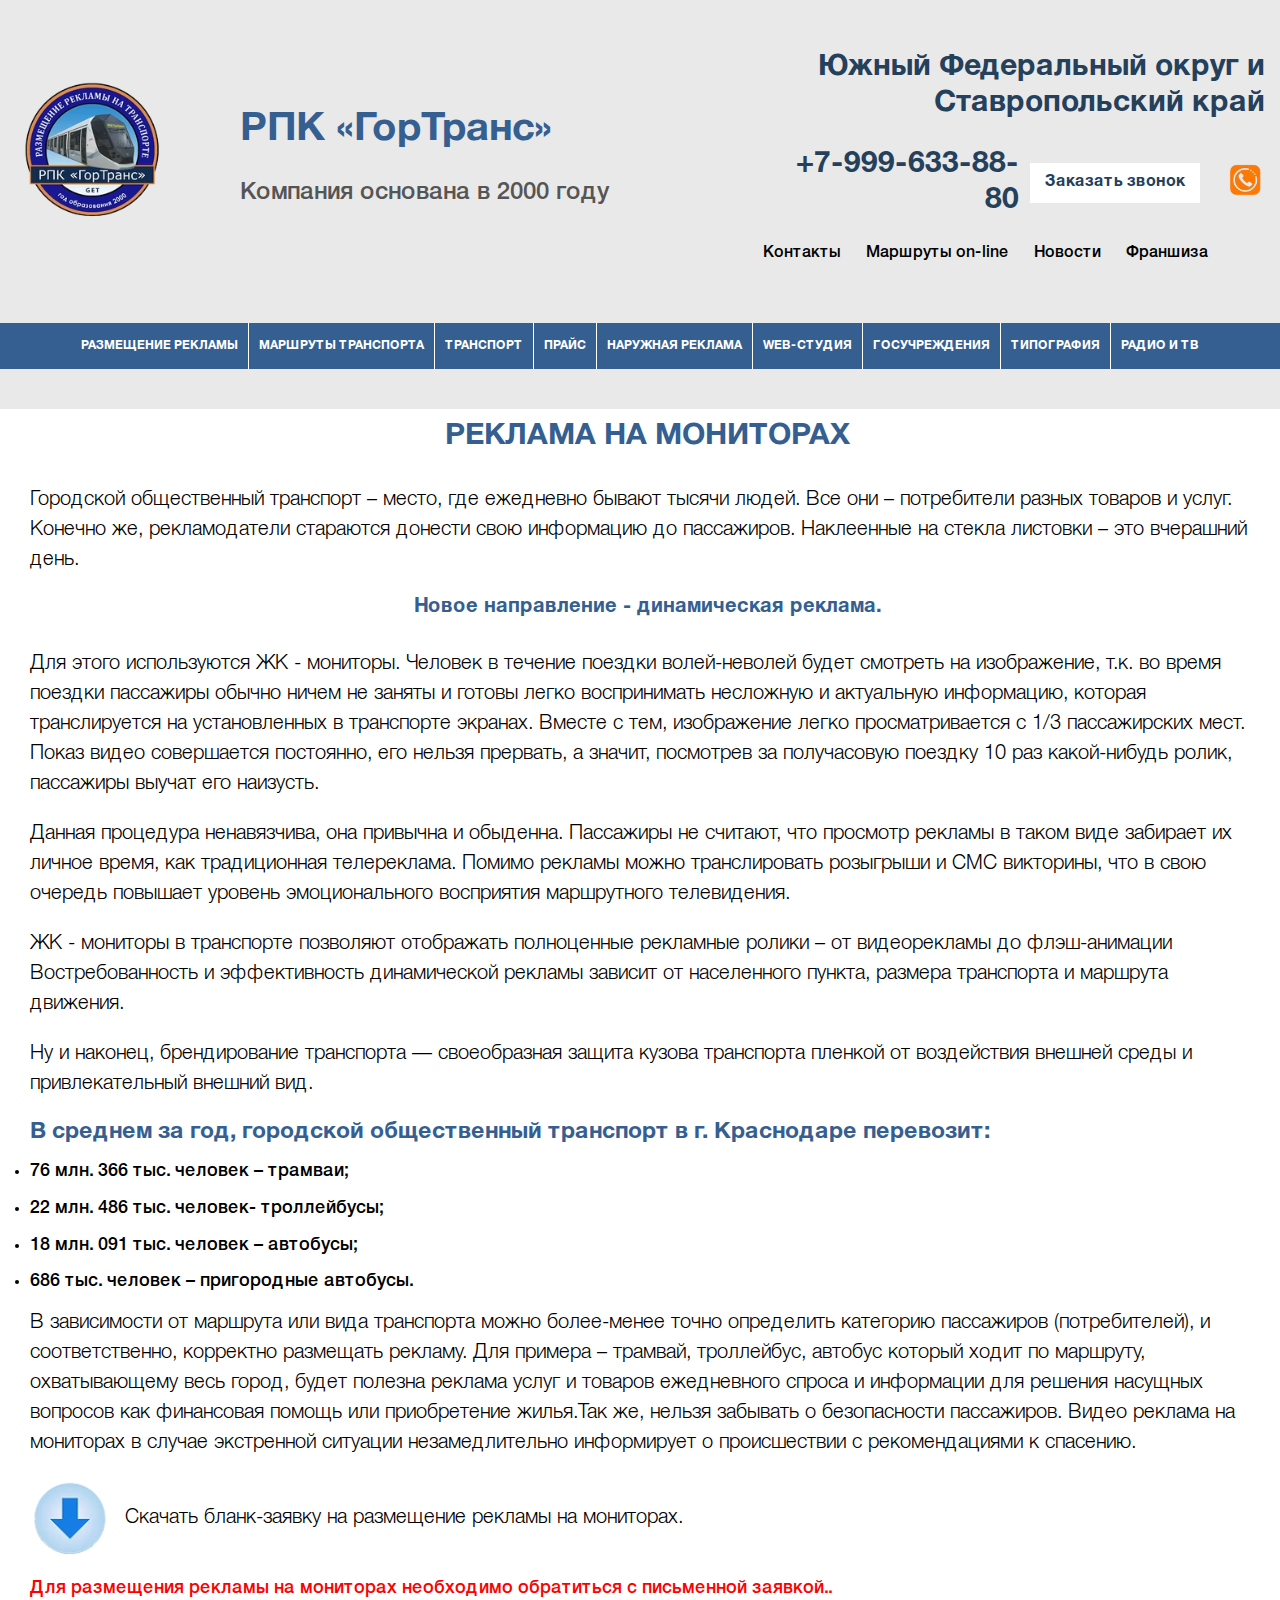
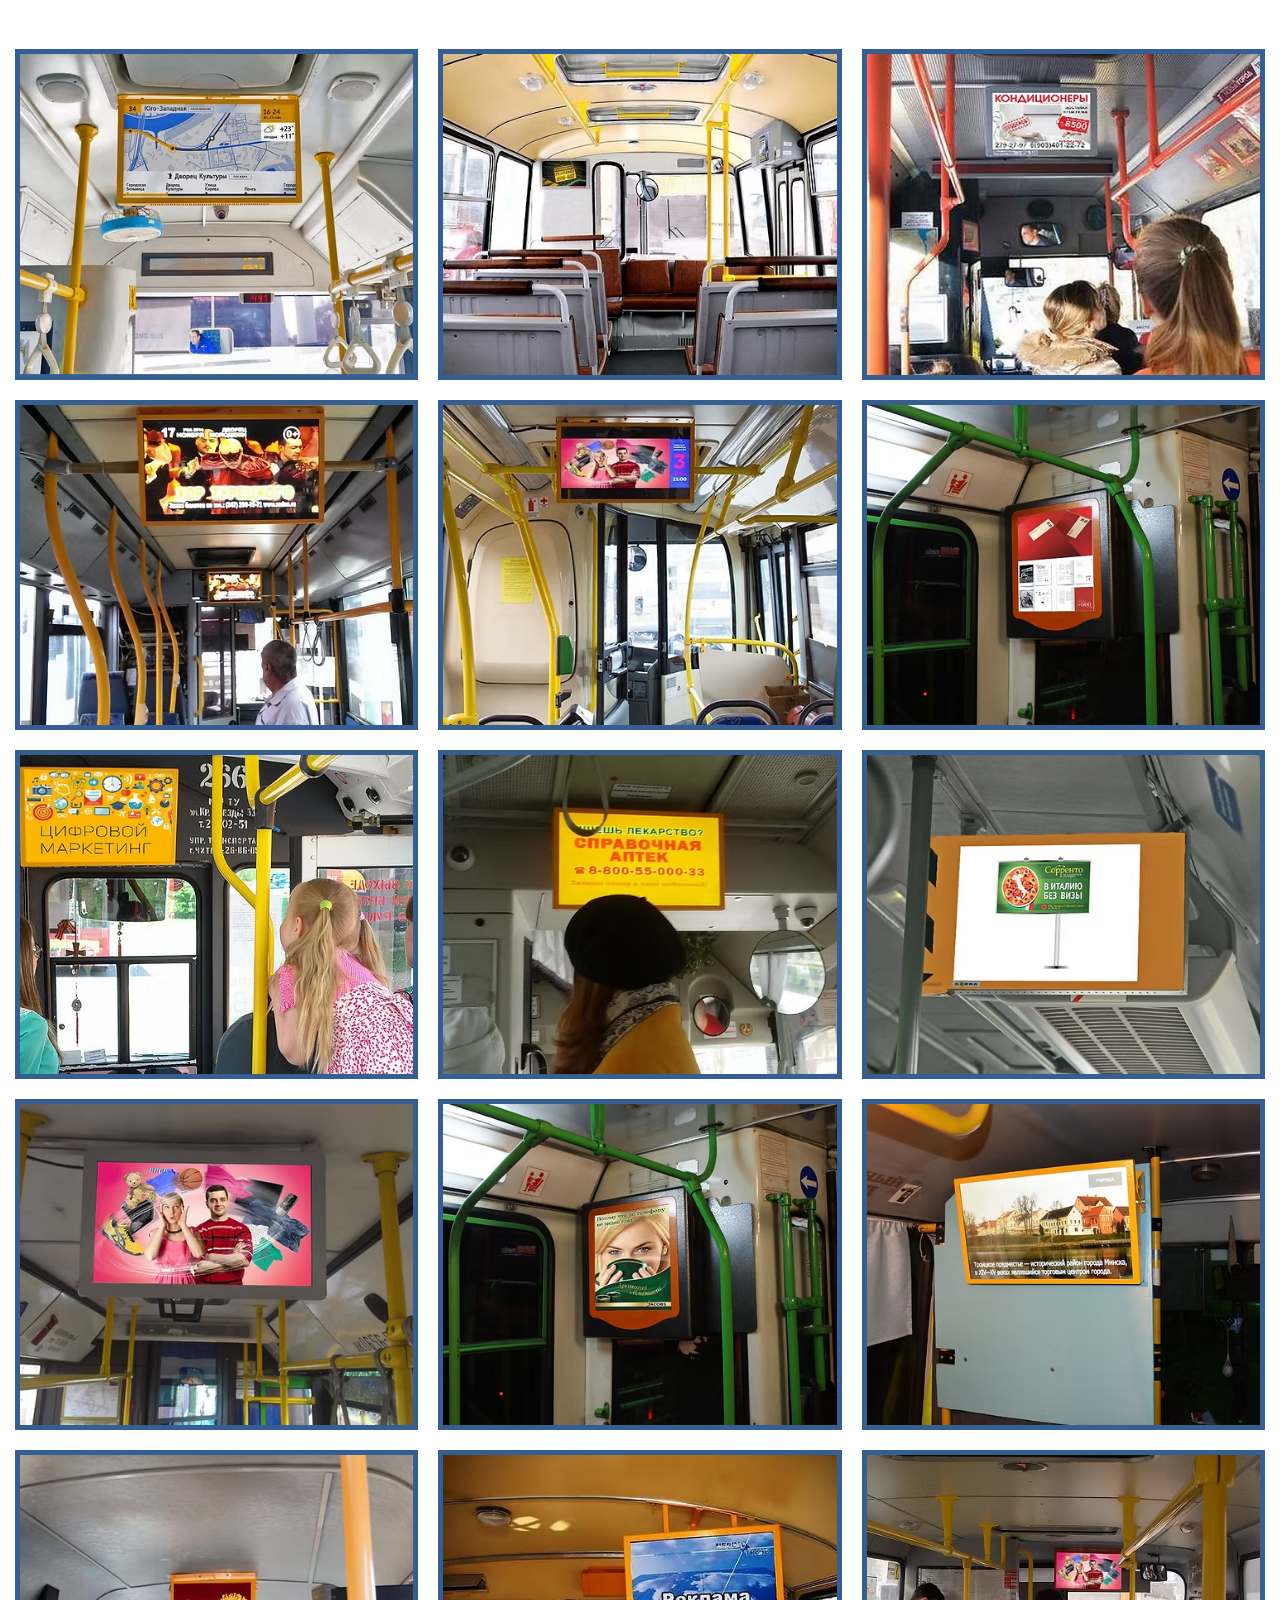
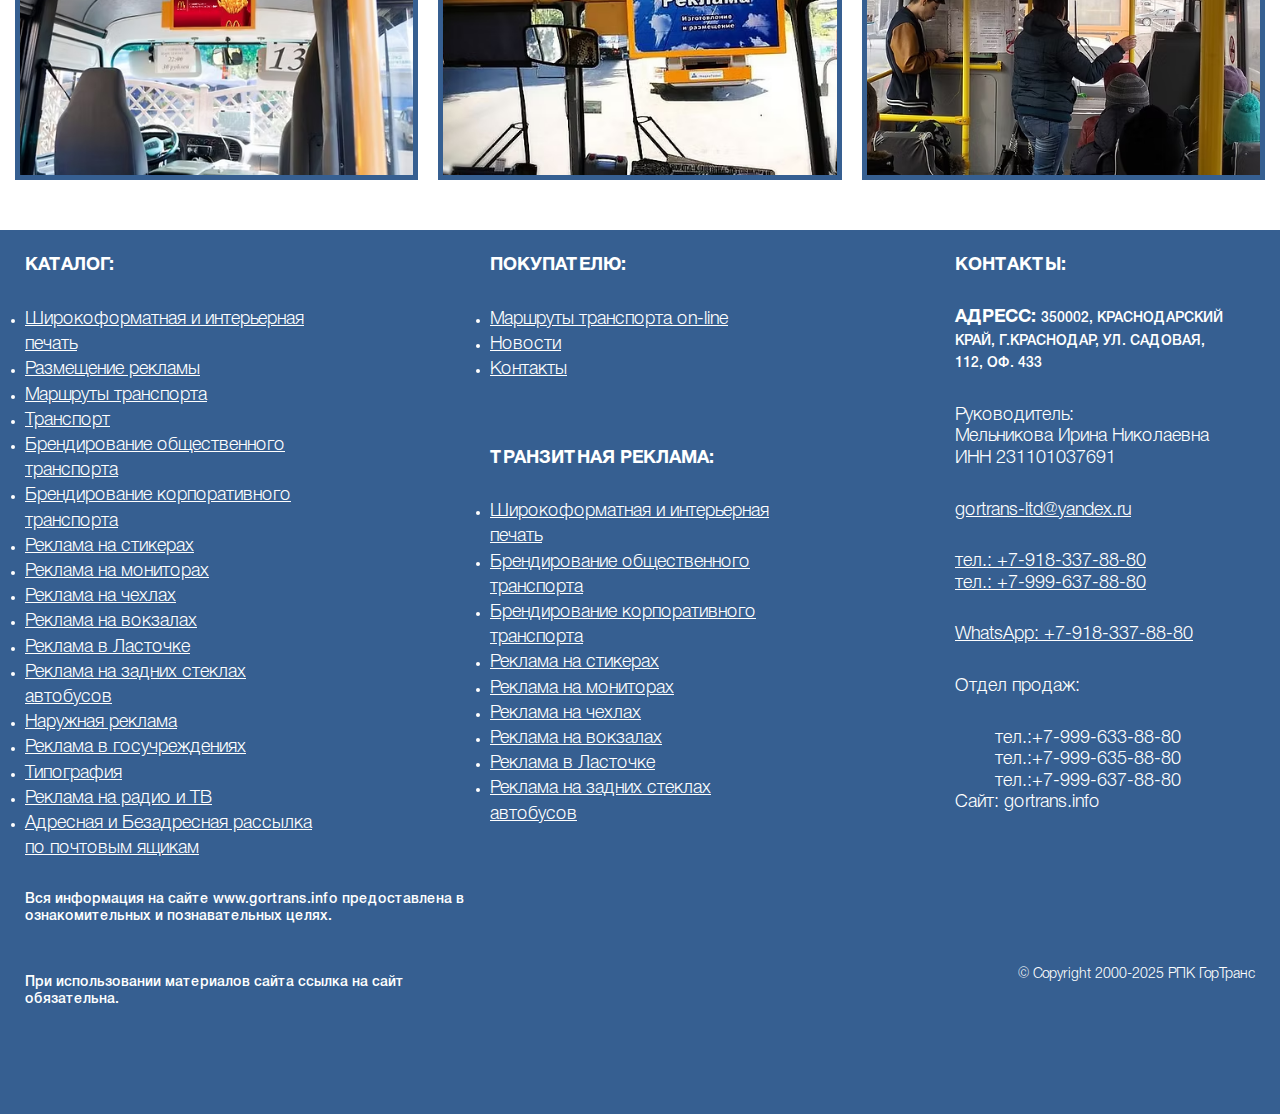
<file: monitors.html>
<!DOCTYPE html>
<html lang="en">
<head>
    <meta charset="UTF-8">
    <meta name="viewport" content="width=device-width, initial-scale=1.0">
    <link rel="stylesheet" href="css/style.min.css">
    <link rel="stylesheet" href="css/baguetteBox.min.css">
    <title>Реклама на мониторах</title>
</head>
<body>
    <div class="body-container">
        <header class="header">
            <div class="container header-container">
                <div class="header-wrapper">
                    <div class="header-left">
                        <a href="index.html" class="header-logo"> <img src="icon/logo.svg" alt="логотип сайта"></a>
                        <div class="header-text">
                            <h2 class="header-title">РПК «ГорТранс»</h2>
                            <h3 class="header-subtitle">Компания  основана  в 2000 году</h3>
                        </div>
                        <div class="hamburger">
                            <span></span><span></span><span></span>
                        </div>
                        <nav class="hamburger-nav">
                            <ul class="hamburger-nav__list">
                                <li class="hamburger-nav__item"><div class="hamburger-nav__link">Размещение рекламы</div>
                                    <ul class="hamburger-nav__sublist">
                                        <li class="hamburger-nav__subitem"><a href="branding.html" target="_blank" class="hamburger-nav__sublink">Брэндирование транспорта</a></li>
                                        <li class="hamburger-nav__subitem"><a href="monitors.html" target="_blank" class="hamburger-nav__sublink">Реклама на мониторах</a></li>
                                        <li class="hamburger-nav__subitem"><a href="sticers.html" target="_blank" class="hamburger-nav__sublink">Реклама на стикерах</a></li>
                                        <li class="hamburger-nav__subitem"><a href="#" class="hamburger-nav__sublink">Реклама на чехлах</a></li>
                                        <li class="hamburger-nav__subitem"><a href="#" class="hamburger-nav__sublink">Реклама на промобоксах</a></li>
                                        <li class="hamburger-nav__subitem"><a href="#" class="hamburger-nav__sublink">Реклама на проездных билетах</a></li>
                                    </ul>
                                </li>
                                <li class="hamburger-nav__item"><div class="hamburger-nav__link">Маршруты транспорта</div>
                                    <ul class="hamburger-nav__sublist">
                                        <li class="hamburger-nav__subitem"><a href="#" class="hamburger-nav__sublink">Краснодар</a></li>
                                        <li class="hamburger-nav__subitem"><a href="#" class="hamburger-nav__sublink">Республика Адыгея</a></li>
                                        <li class="hamburgernav__subitem"><a href="#"  class="hamburger-nav__sublink">Новороссийск</a></li>
                                        <li class="hamburger-nav__subitem"><a href="#" class="hamburger-nav__sublink">Сочи</a></li>
                                        <li class="hamburger-nav__subitem"><a href="#" class="hamburger-nav__sublink">Армовир</a></li>
                                        <li class="hamburger-nav__subitem"><a href="#" class="hamburger-nav__sublink">РА Адыгея и Майкоп</a></li>
                                        <li class="hamburger-nav__subitem"><a href="#" class="hamburger-nav__sublink">Ростов-на-Дону</a></li>
                                        <li class="hamburger-nav__subitem"><a href="#" class="hamburger-nav__sublink">Ставрополь</a></li>
                                        <li class="hamburger-nav__subitem"><a href="#" class="hamburger-nav__sublink">Волгоград</a></li>
                                        <li class="hamburger-nav__subitem"><a href="#" class="hamburger-nav__sublink">Астрахань</a></li>
                                    </ul>
                                </li>
                                <li class="hamburger-nav__item"><div class="hamburger-nav__link">Транспорт</div>
                                    <ul class="hamburger-nav__sublist  hamburger-nav__small">
                                        <li class="hamburger-nav__subitem"><a href="#" class="hamburger-nav__sublink">Травмваи</a></li>
                                        <li class="hamburger-nav__subitem"><a href="#" class="hamburger-nav__sublink">Автобусы</a></li>
                                        <li class="hamburger-nav__subitem"><a href="#" class="hamburger-nav__sublink">Троллейбусы</a></li>
                                        <li class="hamburger-nav__subitem"><a href="#" class="hamburger-nav__sublink">Маршрутные такси</a></li>
                                        <li class="hamburger-nav__subitem"><a href="#" class="hamburger-nav__sublink">Метротрам</a></li>
                                        <li class="hamburger-nav__subitem"><a href="#" class="hamburger-nav__sublink">Электропоезд "Ласточка"</a></li>
                                    </ul>
                                </li>
                                <li class="hamburger-nav__item"><div class="hamburger-nav__link">Прайс</div>
                                    <ul class="hamburger-nav__sublist  hamburger-nav__big">
                                        <li class="hamburger-nav__subitem"><a href="#" class="hamburger-nav__sublink">Брэндирование общественного транспорта</a></li>
                                        <li class="hamburger-nav__subitem"><a href="#" class="hamburger-nav__sublink">Реклама на чехлах</a></li>
                                        <li class="hamburger-nav__subitem"><a href="#" class="hamburger-nav__sublink">Реклама на стикерах</a></li>
                                        <li class="hamburger-nav__subitem"><a href="#" class="hamburger-nav__sublink">Реклама на задних стеклах автобусов</a></li>
                                        <li class="hamburger-nav__subitem"><a href="#" class="hamburger-nav__sublink">Реклама в "Ласточках"</a></li>
                                        <li class="hamburger-nav__subitem"><a href="#" class="hamburger-nav__sublink">Реклама на "мониторах"</a></li>
                                        <li class="hamburger-nav__subitem"><a href="#" class="hamburger-nav__sublink">Брэндирование корпоративного транспорта</a></li>
                                        <li class="hamburger-nav__subitem"><a href="#" class="hamburger-nav__sublink">Реклама на вокзалах</a></li>
                                    </ul>
                                </li>
                                <li class="hamburger-nav__item"><div class="hamburger-nav__link">Наружная реклама</div>
                                    <ul class="hamburger-nav__sublist">
                                        <li class="hamburger-nav__subitem"><a href="#" class="hamburger-nav__sublink">Билборды 3,0 Х 6,0</a></li>
                                        <li class="hamburger-nav__subitem"><a href="#" class="hamburger-nav__sublink">Ситборды 2,70 Х 3,70</a></li>
                                        <li class="hamburger-nav__subitem"><a href="#" class="hamburger-nav__sublink">Пилоны 1,20 Х 1,80</a></li>
                                        <li class="hamburger-nav__subitem"><a href="#" class="hamburger-nav__sublink">Пилларсы 1,40 Х 3,0</a></li>
                                        <li class="hamburger-nav__subitem"><a href="#" class="hamburger-nav__sublink">Светодиодные экраны</a></li>
                                        <li class="hamburger-nav__subitem"><a href="#" class="hamburger-nav__sublink">Суперсайты</a></li>
                                        <li class="hamburger-nav__subitem"><a href="#" class="hamburgernav__sublink">Брандмауэры</a></li>
                                    </ul>
                                </li>
                                <li class="hamburger-nav__item last-nav"><a href="#" class="hamburger-nav__link">WEB-студия</a></li>
                                <li class="hamburger-nav__item"><div class="hamburger-nav__link">Госучреждения</div>
                                    <ul class="hamburger-nav__sublist hamburger-nav__small">
                                        <li class="hamburger-nav__subitem"><a href="#" class="hamburger-nav__sublink">ФГУП "ПОЧТА РОССИИ" г.Краснодар</a></li>
                                        <li class="hamburger-nav__subitem"><a href="#" class="hamburger-nav__sublink">ФГУП "ПОЧТА РОССИИ" КК</a></li>
                                    </ul>
                                </li>
                                <li class="hamburger-nav__item"><div class="hamburger-nav__link">Типография</div>
                                    <ul class="hamburger-nav__sublist">
                                        <li class="hamburger-nav__subitem"><a href="#" class="hamburger-nav__sublink">ПРАЙС</a></li>
                                        <li class="hamburger-nav__subitem"><a href="#" class="hamburger-nav__sublink">УСЛУГИ ДИЗАЙНЕРА</a></li>
                                        <li class="hamburger-nav__subitem"><a href="#" class="hamburger-nav__sublink">ВИЗИТКИ</a></li>
                                        <li class="hamburger-nav__subitem"><a href="#" class="hamburger-nav__sublink">ЛИСТОВКИ </a></li>
                                        <li class="hamburger-nav__subitem"><a href="#" class="hamburger-nav__sublink">БУКЛЕТЫ</a></li>
                                        <li class="hamburger-nav__subitem"><a href="#" class="hamburger-nav__sublink">НАКЛЕЙКИ</a></li>
                                        <li class="hamburger-nav__subitem"><a href="#" class="hamburger-nav__sublink">ОТКРЫТКИ</a></li>
                                        <li class="hamburger-nav__subitem"><a href="#" class="hamburger-nav__sublink">БЛОКНОТЫ</a></li>

                                        <li class="hamburger-nav__subitem"><a href="#" class="hamburger-nav__sublink">ПЛАКАТЫ</a></li>
                                        <li class="hamburger-nav__subitem"><a href="#" class="hamburger-nav__sublink">ГРАМОТЫ</a></li>
                                        <li class="hamburger-nav__subitem"><a href="#" class="hamburger-nav__sublink">БРОШЮРЫ</a></li>
                                        <li class="hamburger-nav__subitem"><a href="#" class="hamburger-nav__sublink">ПАКЕТЫ</a></li>
                                        <li class="hamburger-nav__subitem"><a href="#" class="hamburger-nav__sublink">ПАПКИ</a></li>
                                        <li class="hamburger-nav__subitem"><a href="#" class="hamburger-nav__sublink">КАРТЫ</a></li>
                                        <li class="hamburger-nav__subitem"><a href="#" class="hamburger-nav__sublink">КАЛЕНДАРИ</a></li>
                                        <li class="hamburger-nav__subitem"><a href="#" class="hamburger-nav__sublink">ЖУРНАЛЫ</a></li>
                                        <li class="hamburger-nav__subitem"><a href="#" class="hamburger-nav__sublink">БЛАНКИ</a></li>
                                        <li class="hamburger-nav__subitem"><a href="#" class="hamburger-nav__sublink">БЛОКИ / КУБАРИКИ</a></li>
                                        <li class="hamburger-nav__subitem"><a href="#" class="hamburger-nav__sublink">БЛАНКИ</a></li>
                                    </ul>
                                </li>
                                <li class="hamburger-nav__item last-nav"><a href="#" class="hamburger-nav__link">Радио и ТВ</a></li>                                
                            </ul>
                        </nav>
                    </div>
                    
                    <div class="header-right">
                        <div class="header-right__name">Южный Федеральный округ и Ставропольский край</div>
                        <div class="header-right__box">
                            <a href="tel:79996338880" class="header-right__phone">+7-999-633-88-80</a>
                            <button class="header-right__btn">Заказать звонок</button>
                            <div class="header-right__icon">
                                <img src="icon/phone.svg" alt="телефон">
                            </div>
                        </div>
                        <nav class="header-navs">
                            <ul class="header-list">
                                <li class="header-item"><a href="#" class="header-link">Контакты</a></li>
                                <li class="header-item"><a href="#" class="header-link">Маршруты on-line</a></li>
                                <li class="header-item"><a href="#" class="header-link">Новости</a></li>
                                <li class="header-item"><a href="#" class="header-link">Франшиза</a></li>
                            </ul>
                        </nav>
                    </div>
                </div>
            </div>  
            <div class="header-head">
                <nav class="header-nav">
                    <ul class="header-nav__list">
                        <li class="header-nav__item"><div class="header-nav__link">Размещение рекламы</div>
                            <ul class="header-nav__sublist">
                                <li class="header-nav__subitem"><a href="branding.html" target="_blank" class="header-nav__sublink">Брэндирование транспорта</a></li>
                                <li class="header-nav__subitem"><a href="monitors.html" target="_blank" class="header-nav__sublink">Реклама на мониторах</a></li>
                                <li class="header-nav__subitem"><a href="sticers.html" target="_blank" class="header-nav__sublink">Реклама на стикерах</a></li>
                                <li class="header-nav__subitem"><a href="#" class="header-nav__sublink">Реклама на чехлах</a></li>
                                <li class="header-nav__subitem"><a href="#" class="header-nav__sublink">Реклама на промобоксах</a></li>
                                <li class="header-nav__subitem"><a href="#" class="header-nav__sublink">Реклама на проездных билетах</a></li>
                            </ul>
                        </li>
                        <li class="header-nav__item"><div class="header-nav__link">Маршруты транспорта</div>
                            <ul class="header-nav__sublist">
                                <li class="header-nav__subitem"><a href="#" class="header-nav__sublink">Краснодар</a></li>
                                <li class="header-nav__subitem"><a href="#" class="header-nav__sublink">Республика Адыгея</a></li>
                                <li class="header-nav__subitem"><a href="#" class="header-nav__sublink">Новороссийск</a></li>
                                <li class="header-nav__subitem"><a href="#" class="header-nav__sublink">Сочи</a></li>
                                <li class="header-nav__subitem"><a href="#" class="header-nav__sublink">Армовир</a></li>
                                <li class="header-nav__subitem"><a href="#" class="header-nav__sublink">РА Адыгея и Майкоп</a></li>
                                <li class="header-nav__subitem"><a href="#" class="header-nav__sublink">Ростов-на-Дону</a></li>
                                <li class="header-nav__subitem"><a href="#" class="header-nav__sublink">Ставрополь</a></li>
                                <li class="header-nav__subitem"><a href="#" class="header-nav__sublink">Волгоград</a></li>
                                <li class="header-nav__subitem"><a href="#" class="header-nav__sublink">Астрахань</a></li>
                            </ul>
                        </li>
                        <li class="header-nav__item"><div class="header-nav__link">Транспорт</div>
                            <ul class="header-nav__sublist  header-nav__small">
                                <li class="header-nav__subitem"><a href="#" class="header-nav__sublink">Травмваи</a></li>
                                <li class="header-nav__subitem"><a href="#" class="header-nav__sublink">Автобусы</a></li>
                                <li class="header-nav__subitem"><a href="#" class="header-nav__sublink">Троллейбусы</a></li>
                                <li class="header-nav__subitem"><a href="#" class="header-nav__sublink">Маршрутные такси</a></li>
                                <li class="header-nav__subitem"><a href="#" class="header-nav__sublink">Метротрам</a></li>
                                <li class="header-nav__subitem"><a href="#" class="header-nav__sublink">Электропоезд "Ласточка"</a></li>
                            </ul>
                        </li>
                        <li class="header-nav__item"><div class="header-nav__link">Прайс</div>
                            <ul class="header-nav__sublist  header-nav__big">
                                <li class="header-nav__subitem"><a href="#" class="header-nav__sublink">Брэндирование общественного транспорта</a></li>
                                <li class="header-nav__subitem"><a href="#" class="header-nav__sublink">Реклама на чехлах</a></li>
                                <li class="header-nav__subitem"><a href="#" class="header-nav__sublink">Реклама на стикерах</a></li>
                                <li class="header-nav__subitem"><a href="#" class="header-nav__sublink">Реклама на задних стеклах автобусов</a></li>
                                <li class="header-nav__subitem"><a href="#" class="header-nav__sublink">Реклама в "Ласточках"</a></li>
                                <li class="header-nav__subitem"><a href="#" class="header-nav__sublink">Реклама на "мониторах"</a></li>
                                <li class="header-nav__subitem"><a href="#" class="header-nav__sublink">Брэндирование корпоративного транспорта</a></li>
                                <li class="header-nav__subitem"><a href="#" class="header-nav__sublink">Реклама на вокзалах</a></li>
                            </ul>
                        </li>
                        <li class="header-nav__item"><div class="header-nav__link">Наружная реклама</div>
                            <ul class="header-nav__sublist">
                                <li class="header-nav__subitem"><a href="#" class="header-nav__sublink">Билборды 3,0 Х 6,0</a></li>
                                <li class="header-nav__subitem"><a href="#" class="header-nav__sublink">Ситборды 2,70 Х 3,70</a></li>
                                <li class="header-nav__subitem"><a href="#" class="header-nav__sublink">Пилоны 1,20 Х 1,80</a></li>
                                <li class="header-nav__subitem"><a href="#" class="header-nav__sublink">Пилларсы 1,40 Х 3,0</a></li>
                                <li class="header-nav__subitem"><a href="#" class="header-nav__sublink">Светодиодные экраны</a></li>
                                <li class="header-nav__subitem"><a href="#" class="header-nav__sublink">Суперсайты</a></li>
                                <li class="header-nav__subitem"><a href="#" class="header-nav__sublink">Брандмауэры</a></li>
                            </ul>
                        </li>
                        <li class="header-nav__item"><a href="#" class="header-nav__link">WEB-студия</a></li>
                        <li class="header-nav__item"><div class="header-nav__link">Госучреждения</div>
                            <ul class="header-nav__sublist header-nav__small">
                                <li class="header-nav__subitem"><a href="#" class="header-nav__sublink">ФГУП "ПОЧТА РОССИИ" г.Краснодар</a></li>
                                <li class="header-nav__subitem"><a href="#" class="header-nav__sublink">ФГУП "ПОЧТА РОССИИ" КК</a></li>
                            </ul>
                        </li>
                        <li class="header-nav__item"><div class="header-nav__link">Типография</div>
                            <ul class="header-nav__sublist">
                                <li class="header-nav__subitem"><a href="#" class="header-nav__sublink">ПРАЙС</a></li>
                                <li class="header-nav__subitem"><a href="#" class="header-nav__sublink">УСЛУГИ ДИЗАЙНЕРА</a></li>
                                <li class="header-nav__subitem"><a href="#" class="header-nav__sublink">ВИЗИТКИ</a></li>
                                <li class="header-nav__subitem"><a href="#" class="header-nav__sublink">ЛИСТОВКИ </a></li>
                                <li class="header-nav__subitem"><a href="#" class="header-nav__sublink">БУКЛЕТЫ</a></li>
                                <li class="header-nav__subitem"><a href="#" class="header-nav__sublink">НАКЛЕЙКИ</a></li>
                                <li class="header-nav__subitem"><a href="#" class="header-nav__sublink">ОТКРЫТКИ</a></li>
                                <li class="header-nav__subitem"><a href="#" class="header-nav__sublink">БЛОКНОТЫ</a></li>

                                <li class="header-nav__subitem"><a href="#" class="header-nav__sublink">ПЛАКАТЫ</a></li>
                                <li class="header-nav__subitem"><a href="#" class="header-nav__sublink">ГРАМОТЫ</a></li>
                                <li class="header-nav__subitem"><a href="#" class="header-nav__sublink">БРОШЮРЫ</a></li>
                                <li class="header-nav__subitem"><a href="#" class="header-nav__sublink">ПАКЕТЫ</a></li>
                                <li class="header-nav__subitem"><a href="#" class="header-nav__sublink">ПАПКИ</a></li>
                                <li class="header-nav__subitem"><a href="#" class="header-nav__sublink">КАРТЫ</a></li>
                                <li class="header-nav__subitem"><a href="#" class="header-nav__sublink">КАЛЕНДАРИ</a></li>
                                <li class="header-nav__subitem"><a href="#" class="header-nav__sublink">ЖУРНАЛЫ</a></li>
                                <li class="header-nav__subitem"><a href="#" class="header-nav__sublink">БЛАНКИ</a></li>
                                <li class="header-nav__subitem"><a href="#" class="header-nav__sublink">БЛОКИ / КУБАРИКИ</a></li>
                                <li class="header-nav__subitem"><a href="#" class="header-nav__sublink">БЛАНКИ</a></li>
                            </ul>
                        </li>
                        <li class="header-nav__item last-nav"><div class="header-nav__link">Радио и ТВ</div></li>                    
                    </ul>
                </nav> 
            </div>                    
        </header>
        <main class="content">
            <section class="work">
                <div class="container">
                    <h1 class="work-title">РЕКЛАМА НА МОНИТОРАХ</h1>
                    <div class="work-content">
                        <p class="work-content__descr">Городской общественный транспорт – место, где ежедневно бывают тысячи людей. Все они – потребители разных товаров и услуг. Конечно же, рекламодатели стараются донести свою информацию до пассажиров. Наклеенные на стекла листовки – это вчерашний день.</p>
                        <h3 class="work-subtitle">Новое направление - динамическая реклама.</h3>
                        <p class="work-content__descr">Для этого используются ЖК - мониторы. Человек в течение поездки волей-неволей будет смотреть на изображение, т.к. во время поездки пассажиры обычно ничем не заняты и готовы легко воспринимать несложную и актуальную информацию, которая транслируется на установленных в транспорте экранах. Вместе с тем, изображение легко просматривается с 1/3 пассажирских мест. Показ видео совершается постоянно, его нельзя прервать, а значит, посмотрев за получасовую поездку 10 раз какой-нибудь ролик,  пассажиры выучат его наизусть.</p>
                        <p class="work-content__descr">Данная процедура ненавязчива, она привычна и обыденна. Пассажиры не считают, что просмотр рекламы в таком виде забирает их личное время, как традиционная телереклама. Помимо рекламы можно транслировать розыгрыши и СМС викторины, что в свою очередь повышает уровень эмоционального восприятия маршрутного телевидения.</p>
                        <p class="work-content__descr">ЖК - мониторы в транспорте позволяют отображать полноценные рекламные ролики – от видеорекламы до флэш-анимации Востребованность и эффективность динамической рекламы зависит от населенного пункта, размера транспорта и маршрута движения.</p>
                        <p class="work-content__descr">Ну и наконец, брендирование транспорта — своеобразная защита кузова транспорта пленкой от воздействия внешней среды и привлекательный внешний вид.</p>
                        <h2 class="work-content__title">В среднем за год, городской общественный транспорт в г. Краснодаре перевозит:</h2>
                        <ul class="work-content__list">
                            <li class="work-content__item">76 млн. 366 тыс. человек – трамваи;</li>
                            <li class="work-content__item">22 млн. 486 тыс. человек- троллейбусы;</li>
                            <li class="work-content__item">18 млн. 091 тыс. человек – автобусы;</li>     
                            <li class="work-content__item">686 тыс. человек – пригородные автобусы.</li>                         
                        </ul>
                        <p class="work-content__descr">В зависимости от маршрута или вида транспорта можно более-менее точно определить категорию пассажиров (потребителей),  и соответственно, корректно размещать рекламу. Для примера – трамвай, троллейбус, автобус который ходит по маршруту, охватывающему весь город, будет полезна реклама услуг и товаров ежедневного спроса и информации для решения насущных вопросов как финансовая помощь или приобретение жилья.Так же, нельзя забывать о безопасности пассажиров. Видео реклама на мониторах в случае экстренной ситуации незамедлительно информирует о происшествии с рекомендациями к спасению.</p>
                        <div class="work-content__wrapper">
                            <a href="https://drive.google.com/file/d/1wyIsc4BraZYbVXIV6ciWQ3jlWCeLYh28/view" target="_blank"  class="work-content-img">
                                <img src="icon/download.svg" alt="Скачать заявку">
                            </a>
                            <sapn class="work-content__download">Скачать бланк-заявку на размещение рекламы на мониторах.</sapn>
                        </div>
                        <span class="work-content__warning">Для размещения рекламы на мониторах необходимо обратиться с письменной заявкой..</span>
                    </div>
                </div>
            </section>
            <section class="galerey">
                <div class="container">
                    <div class="galerey-buget">
                        <a href="img/monitors/mon-001.png" data-caption="Реклама на мониторах" class="galerey-buget__img">
                            <img src="img/monitors/mon-001.png" alt="Реклама на мониторах">
                        </a>
                        <a href="img/monitors/mon-002.png" data-caption="Реклама на мониторах" class="galerey-buget__img">
                            <img src="img/monitors/mon-002.png" alt="Реклама на мониторах">
                        </a>
                        <a href="img/monitors/mon-003.png" data-caption="Реклама на мониторах" class="galerey-buget__img">
                            <img src="img/monitors/mon-003.png" alt="Реклама на мониторах">
                        </a>
                        <a href="img/monitors/mon-004.png" data-caption="Реклама на мониторах" class="galerey-buget__img">
                            <img src="img/monitors/mon-004.png" alt="Реклама на мониторах">
                        </a>
                        <a href="img/monitors/mon-005.png" data-caption="Реклама на мониторах" class="galerey-buget__img">
                            <img src="img/monitors/mon-005.png" alt="Реклама на мониторах">
                        </a>
                        <a href="img/monitors/mon-006.png" data-caption="Реклама на мониторах" class="galerey-buget__img">
                            <img src="img/monitors/mon-006.png" alt="Реклама на мониторах">
                        </a>
                        <a href="img/monitors/mon-007.png" data-caption="Реклама на мониторах" class="galerey-buget__img">
                            <img src="img/monitors/mon-007.png" alt="Реклама на мониторах">
                        </a>
                        <a href="img/monitors/mon-008.png" data-caption="Реклама на мониторах" class="galerey-buget__img">
                            <img src="img/monitors/mon-008.png" alt="Реклама на мониторах">
                        </a>
                        <a href="img/monitors/mon-009.png" data-caption="Реклама на мониторах" class="galerey-buget__img">
                            <img src="img/monitors/mon-009.png" alt="Реклама на мониторах">
                        </a>
                        <a href="img/monitors/mon-010.png" data-caption="Реклама на мониторах" class="galerey-buget__img">
                            <img src="img/monitors/mon-010.png" alt="Реклама на мониторах">
                        </a>
                        <a href="img/monitors/mon-011.png" data-caption="Реклама на мониторах" class="galerey-buget__img">
                            <img src="img/monitors/mon-011.png" alt="Реклама на мониторах">
                        </a>
                        <a href="img/monitors/mon-012.png" data-caption="Реклама на мониторах" class="galerey-buget__img">
                            <img src="img/monitors/mon-012.png" alt="Реклама на мониторах">
                        </a>
                        <a href="img/monitors/mon-013.png" data-caption="Реклама на мониторах" class="galerey-buget__img">
                            <img src="img/monitors/mon-013.png" alt="Реклама на мониторах">
                        </a>
                        <a href="img/monitors/mon-014.png" data-caption="Реклама на мониторах" class="galerey-buget__img">
                            <img src="img/monitors/mon-014.png" alt="Реклама на мониторах">
                        </a>
                        <a href="img/monitors/mon-015.png" data-caption="Реклама на мониторах" class="galerey-buget__img">
                            <img src="img/monitors/mon-015.png" alt="Реклама на мониторах">
                        </a>
                    </div>
                </div>
            </section>
        </main>
        <footer class="footer">
            <div class="container">
                <div class="footer-wrapper">
                    <div class="footer-left">
                        <h3 class="footer-left__title">Каталог:</h3>
                        <ul class="footer-left__list footer-list">
                            <li class="footer-list__item"><a href="#" class="footer-list__link">Широкоформатная и интерьерная печать</a></li>
                            <li class="footer-list__item"><a href="#" class="footer-list__link">Размещение рекламы</a></li>
                            <li class="footer-list__item"><a href="#" class="footer-list__link">Маршруты транспорта</a></li>
                            <li class="footer-list__item"><a href="#" class="footer-list__link">Транспорт</a></li>
                            <li class="footer-list__item"><a href="#" class="footer-list__link">Брендирование общественного транспорта</a></li>
                            <li class="footer-list__item"><a href="#" class="footer-list__link">Брендирование корпоративного транспорта</a></li>
                            <li class="footer-list__item"><a href="#" class="footer-list__link">Реклама на стикерах</a></li>
                            <li class="footer-list__item"><a href="#" class="footer-list__link">Реклама на мониторах</a></li>
                            <li class="footer-list__item"><a href="#" class="footer-list__link">Реклама на чехлах</a></li>
                            <li class="footer-list__item"><a href="#" class="footer-list__link">Реклама на вокзалах</a></li>
                            <li class="footer-list__item"><a href="#" class="footer-list__link">Реклама в Ласточке</a></li>
                            <li class="footer-list__item"><a href="#" class="footer-list__link">Реклама на задних стеклах автобусов</a></li>
                            <li class="footer-list__item"><a href="#" class="footer-list__link">Наружная реклама</a></li>
                            <li class="footer-list__item"><a href="#" class="footer-list__link">Реклама в госучреждениях</a></li>
                            <li class="footer-list__item"><a href="#" class="footer-list__link">Типография</a></li>
                            <li class="footer-list__item"><a href="#" class="footer-list__link">Реклама на радио и ТВ</a></li>
                            <li class="footer-list__item"><a href="#" class="footer-list__link">Адресная и Безадресная рассылка по почтовым ящикам</a></li>
                        </ul>
                    </div>
                    <div class="footer-center">
                        <div class="footer-center__box">
                            <h3 class="footer-center__title">ПОКУПАТЕЛЮ:</h3>
                            <ul class="footer-left__list footer-list">
                                <li class="footer-list__item"><a href="#" class="footer-list__link">Маршруты транспорта on-line</a></li>
                                <li class="footer-list__item"><a href="#" class="footer-list__link">Новости</a></li>
                                <li class="footer-list__item"><a href="#" class="footer-list__link">Контакты</a></li>      
                            </ul>
                        </div>
                        <div class="footer-center__box">
                            <h3 class="footer-center__title">ТРАНЗИТНАЯ РЕКЛАМА:</h3>
                            <ul class="footer-left__list footer-list">
                                <li class="footer-list__item"><a href="#" class="footer-list__link">Широкоформатная и интерьерная печать</a></li>
                                <li class="footer-list__item"><a href="#" class="footer-list__link">Брендирование общественного транспорта</a></li>
                                <li class="footer-list__item"><a href="#" class="footer-list__link">Брендирование корпоративного транспорта</a></li> 
                                <li class="footer-list__item"><a href="#" class="footer-list__link">Реклама на стикерах</a></li>
                                <li class="footer-list__item"><a href="#" class="footer-list__link">Реклама на мониторах</a></li>
                                <li class="footer-list__item"><a href="#" class="footer-list__link">Реклама на чехлах</a></li>  
                                <li class="footer-list__item"><a href="#" class="footer-list__link">Реклама на вокзалах</a></li>
                                <li class="footer-list__item"><a href="#" class="footer-list__link">Реклама в Ласточке</a></li>
                                <li class="footer-list__item"><a href="#" class="footer-list__link">Реклама на задних стеклах автобусов</a></li>
                            </ul>
                        </div>                        
                    </div>
                    <div class="footer-right">
                        <h3 class="footer-right__title">КОНТАКТЫ:</h3>
                        <div class="footer-right__box">
                            <div class="footer-right__adress footer-adress">
                                <h4 class="footer-adress__title">Адресс: <span>350002, Краснодарский край, г.Краснодар, ул. Садовая, 112, оф. 433</span></h4>
                            </div>
                            <div class="footer-right__director footer-director">
                                <h4 class="footer-director__title">Руководитель: <br> Мельникова Ирина Николаевна ИНН 231101037691</h4>
                            </div>
                            <a href="gortrans-ltd@yandex.ru" target="_blank" class="footer-right__email footer-email">gortrans-ltd@yandex.ru</a>
                            <a href="tel:79183378880" class="footer-tel">тел.:  +7-918-337-88-80</a>
                            <a href="tel:79996378880" class="footer-tel">тел.:  +7-999-637-88-80</a>
                            <a href="https://wa.me/79183378880" class="footer-whatsap">WhatsApp: +7-918-337-88-80</a>
                            <div class="footer-sales">
                                <h3 class="footer-sales__title">Отдел продаж:</h3>
                                <a href="tel:79996338880" class="footer-sales__link">тел.:+7-999-633-88-80</a>    
                                <a href="tel:79996358880" class="footer-sales__link">тел.:+7-999-635-88-80</a>   
                                <a href="tel:79996378880" class="footer-sales__link">тел.:+7-999-637-88-80</a>   
                            </div>
                            <div class="footer-syte">Сайт: gortrans.info</div>
                        </div>
                    </div>
                </div>
                <div class="footer-box">
                    <div class="footer-warning">
                        <span>Вся информация на сайте www.gortrans.info предоставлена в ознакомительных и познавательных целях. </span>
                        <span>При использовании материалов сайта ссылка на сайт обязательна.</span>                               
                    </div>
                    <div class="footer-copy">
                        © Copyright 2000-2025 РПК ГорТранс
                    </div>
                </div>
            </div>
        </footer>
    </div>
    <script src="js/baguetteBox.min.js"></script>
    <script src="js/script.js"></script>
</body>
</html>
</file>
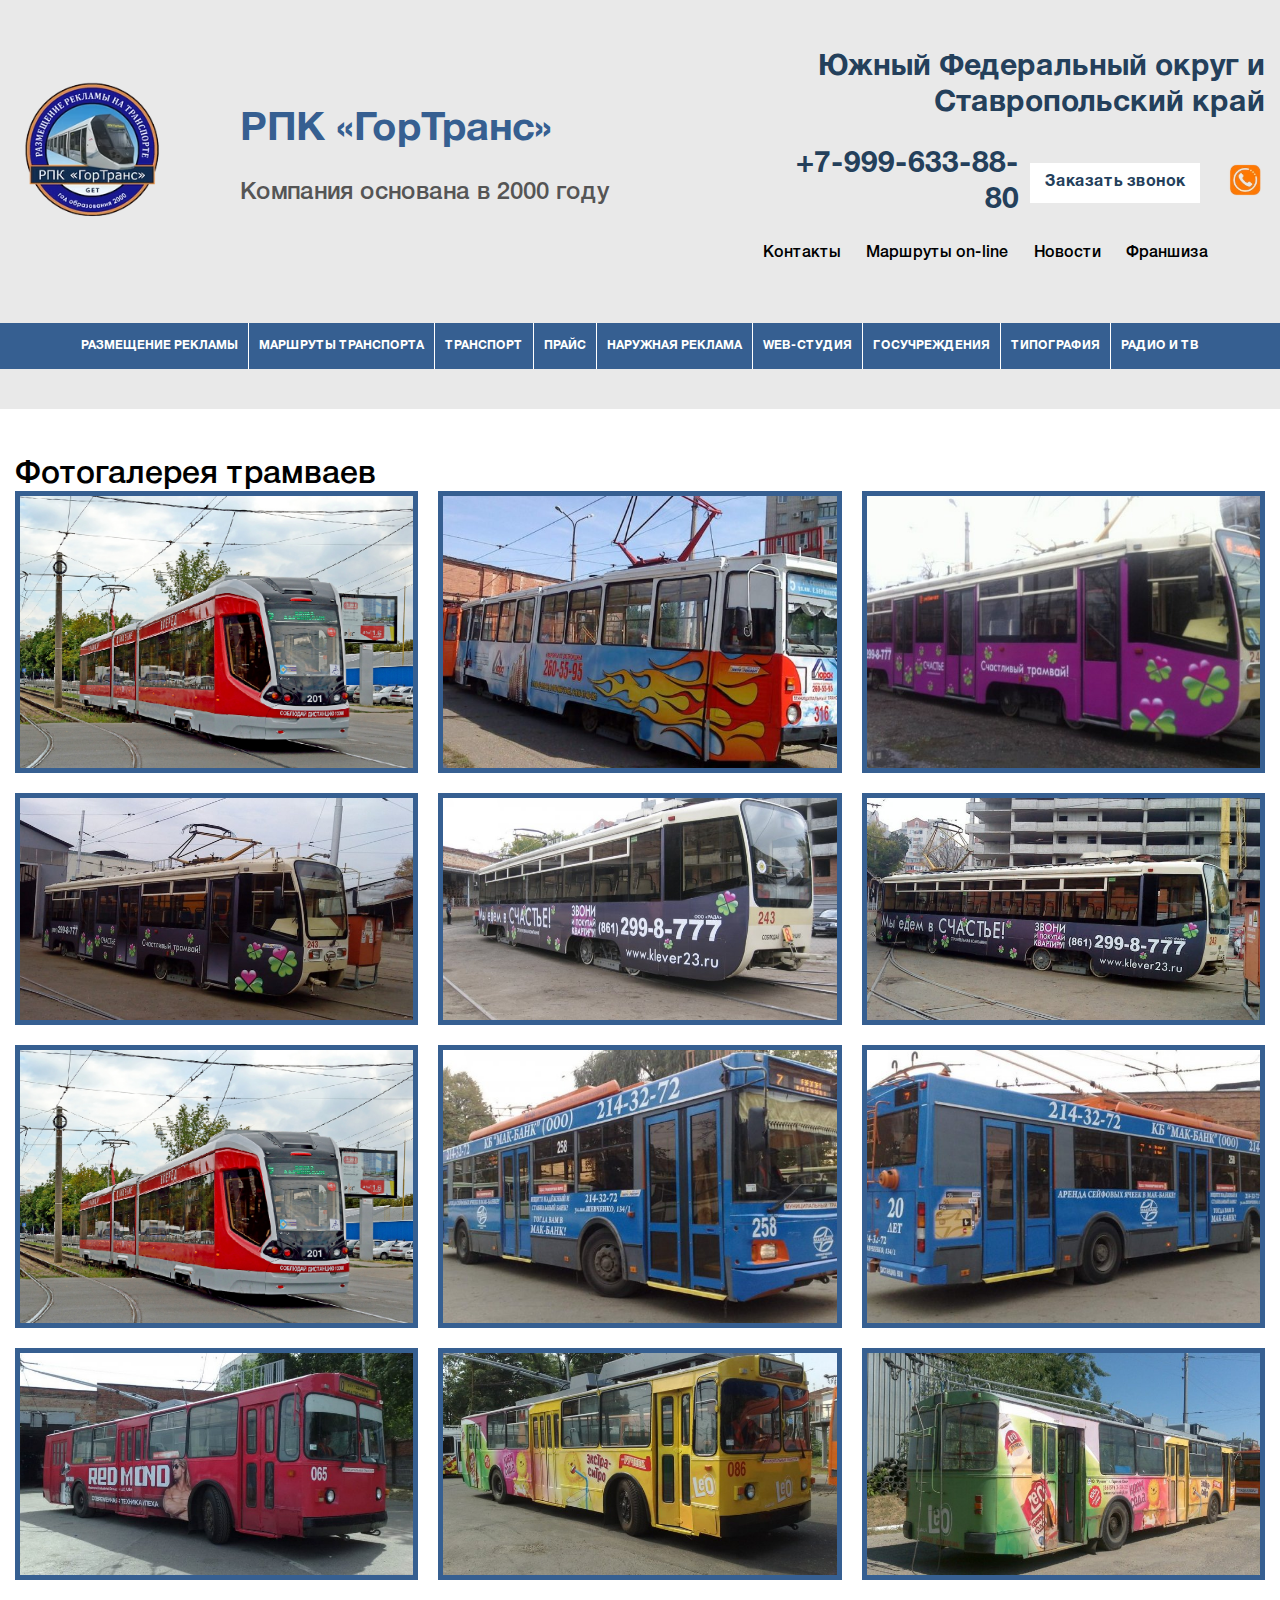
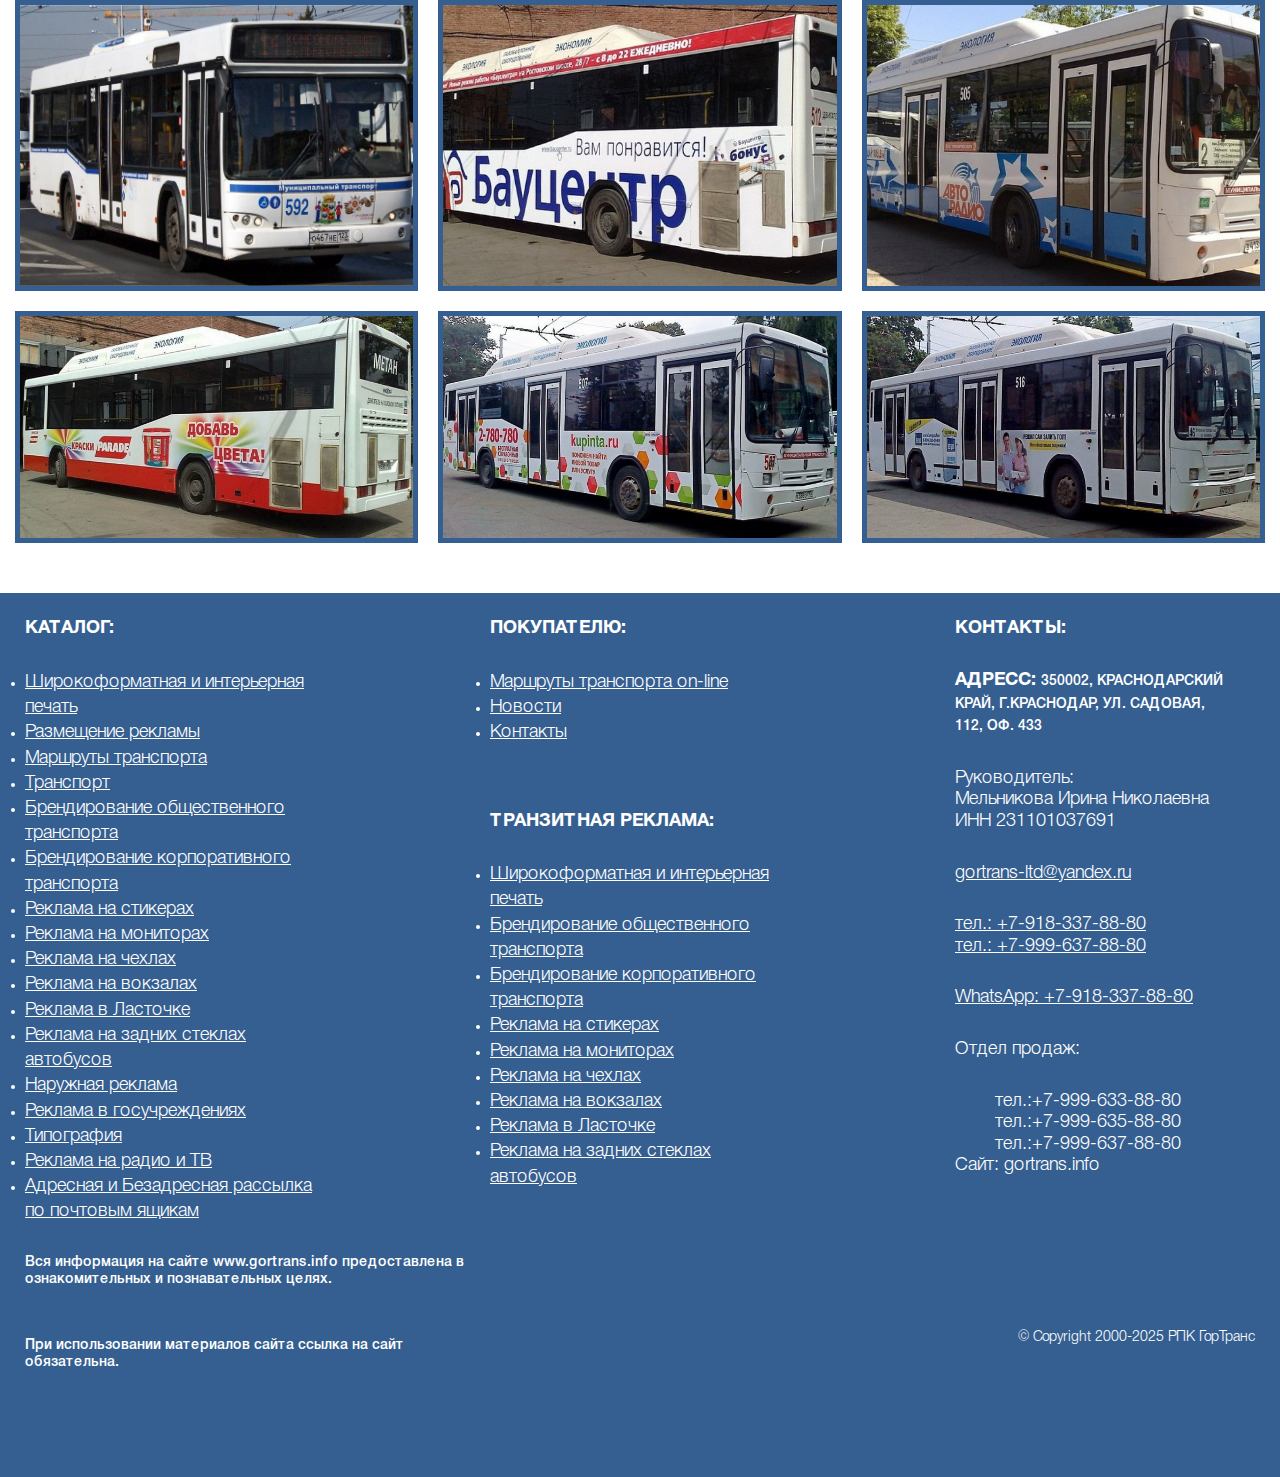
<file: photogalerey.html>
<!DOCTYPE html>
<html lang="en">
<head>
    <meta charset="UTF-8">
    <meta name="viewport" content="width=device-width, initial-scale=1.0">
    <title>Фотогалерея трамваев</title>
    <link rel="stylesheet" href="css/baguetteBox.min.css">
    <link rel="stylesheet" href="css/style.min.css">
</head>
<body>
    <div class="body-container">
         <div class="modal hide">
            <div class="modal-dialog">
                <div class="modal-content">
                    <div class="modal-head">
                        <h2 class="modal-title">Оставьте заявку и мы свяжемся с вами</h2>
                        <div class="modal-close"></div>
                    </div>
                    <form class="modal-form" id="form">
                        <label class="modal-label">
                            <input type="text" class="modal-input" name="modal-name" autocomplete="name" id="name" placeholder="Ваше имя" required>
                        </label>
                        <label class="modal-label">
                            <input type="tel" class="modal-input" name="modal-tel" autocomplete="tel" id="tel" placeholder="Ваш телефон" required>
                        </label>
                        <button class="modal-btn btn">Отправить</button>
                        <div class="modal-footer">
                            <input type="checkbox" id="checkbox" name="checkbox" class="modal-check" required>
                            <span class="modal-warning">Нажимая кнопку отправить вы соглашаетесь с <a href="#">Политикой конфиденциальности</a></span>
                        </div>
                    </form>
                </div>
            </div>
        </div>
        <header class="header">
            <div class="container header-container">
                <div class="header-wrapper">
                    <div class="header-left">
                        <a href="index.html" class="header-logo"> <img src="icon/logo.svg" alt="логотип сайта"></a>
                        <div class="header-text">
                            <h2 class="header-title">РПК «ГорТранс»</h2>
                            <h3 class="header-subtitle">Компания  основана  в 2000 году</h3>
                        </div>
                        <div class="hamburger">
                            <span></span><span></span><span></span>
                        </div>
                        <nav class="hamburger-nav">
                            <ul class="hamburger-nav__list">
                                <li class="hamburger-nav__item"><div class="hamburger-nav__link">Размещение рекламы</div>
                                    <ul class="hamburger-nav__sublist">
                                        <li class="hamburger-nav__subitem"><a href="branding.html" target="_blank" class="hamburger-nav__sublink">Брэндирование транспорта</a></li>
                                        <li class="hamburger-nav__subitem"><a href="monitors.html" target="_blank" class="hamburger-nav__sublink">Реклама на мониторах</a></li>
                                        <li class="hamburger-nav__subitem"><a href="sticers.html" target="_blank" class="hamburger-nav__sublink">Реклама на стикерах</a></li>
                                        <li class="hamburger-nav__subitem"><a href="#" class="hamburger-nav__sublink">Реклама на чехлах</a></li>
                                        <li class="hamburger-nav__subitem"><a href="#" class="hamburger-nav__sublink">Реклама на промобоксах</a></li>
                                        <li class="hamburger-nav__subitem"><a href="#" class="hamburger-nav__sublink">Реклама на проездных билетах</a></li>
                                    </ul>
                                </li>
                                <li class="hamburger-nav__item"><div class="hamburger-nav__link">Маршруты транспорта</div>
                                    <ul class="hamburger-nav__sublist">
                                        <li class="hamburger-nav__subitem"><a href="#" class="hamburger-nav__sublink">Краснодар</a></li>
                                        <li class="hamburger-nav__subitem"><a href="#" class="hamburger-nav__sublink">Республика Адыгея</a></li>
                                        <li class="hamburgernav__subitem"><a  href="#"  class="hamburger-nav__sublink">Новороссийск</a></li>
                                        <li class="hamburger-nav__subitem"><a href="#" class="hamburger-nav__sublink">Сочи</a></li>
                                        <li class="hamburger-nav__subitem"><a href="#" class="hamburger-nav__sublink">Армовир</a></li>
                                        <li class="hamburger-nav__subitem"><a href="#" class="hamburger-nav__sublink">РА Адыгея и Майкоп</a></li>
                                        <li class="hamburger-nav__subitem"><a href="#" class="hamburger-nav__sublink">Ростов-на-Дону</a></li>
                                        <li class="hamburger-nav__subitem"><a href="#" class="hamburger-nav__sublink">Ставрополь</a></li>
                                        <li class="hamburger-nav__subitem"><a href="#" class="hamburger-nav__sublink">Волгоград</a></li>
                                        <li class="hamburger-nav__subitem"><a href="#" class="hamburger-nav__sublink">Астрахань</a></li>
                                    </ul>
                                </li>
                                <li class="hamburger-nav__item"><div class="hamburger-nav__link">Транспорт</div>
                                    <ul class="hamburger-nav__sublist  hamburger-nav__small">
                                        <li class="hamburger-nav__subitem"><a href="#" class="hamburger-nav__sublink">Травмваи</a></li>
                                        <li class="hamburger-nav__subitem"><a href="#" class="hamburger-nav__sublink">Автобусы</a></li>
                                        <li class="hamburger-nav__subitem"><a href="#" class="hamburger-nav__sublink">Троллейбусы</a></li>
                                        <li class="hamburger-nav__subitem"><a href="#" class="hamburger-nav__sublink">Маршрутные такси</a></li>
                                        <li class="hamburger-nav__subitem"><a href="#" class="hamburger-nav__sublink">Метротрам</a></li>
                                        <li class="hamburger-nav__subitem"><a href="#" class="hamburger-nav__sublink">Электропоезд "Ласточка"</a></li>
                                    </ul>
                                </li>
                                <li class="hamburger-nav__item"><div class="hamburger-nav__link">Прайс</div>
                                    <ul class="hamburger-nav__sublist  hamburger-nav__big">
                                        <li class="hamburger-nav__subitem"><a href="#" class="hamburger-nav__sublink">Брэндирование общественного транспорта</a></li>
                                        <li class="hamburger-nav__subitem"><a href="#" class="hamburger-nav__sublink">Реклама на чехлах</a></li>
                                        <li class="hamburger-nav__subitem"><a href="#" class="hamburger-nav__sublink">Реклама на стикерах</a></li>
                                        <li class="hamburger-nav__subitem"><a href="#" class="hamburger-nav__sublink">Реклама на задних стеклах автобусов</a></li>
                                        <li class="hamburger-nav__subitem"><a href="#" class="hamburger-nav__sublink">Реклама в "Ласточках"</a></li>
                                        <li class="hamburger-nav__subitem"><a href="#" class="hamburger-nav__sublink">Реклама на "мониторах"</a></li>
                                        <li class="hamburger-nav__subitem"><a href="#" class="hamburger-nav__sublink">Брэндирование корпоративного транспорта</a></li>
                                        <li class="hamburger-nav__subitem"><a href="#" class="hamburger-nav__sublink">Реклама на вокзалах</a></li>
                                    </ul>
                                </li>
                                <li class="hamburger-nav__item"><div class="hamburger-nav__link">Наружная реклама</div>
                                    <ul class="hamburger-nav__sublist">
                                        <li class="hamburger-nav__subitem"><a href="#" class="hamburger-nav__sublink">Билборды 3,0 Х 6,0</a></li>
                                        <li class="hamburger-nav__subitem"><a href="#" class="hamburger-nav__sublink">Ситборды 2,70 Х 3,70</a></li>
                                        <li class="hamburger-nav__subitem"><a href="#" class="hamburger-nav__sublink">Пилоны 1,20 Х 1,80</a></li>
                                        <li class="hamburger-nav__subitem"><a href="#" class="hamburger-nav__sublink">Пилларсы 1,40 Х 3,0</a></li>
                                        <li class="hamburger-nav__subitem"><a href="#" class="hamburger-nav__sublink">Светодиодные экраны</a></li>
                                        <li class="hamburger-nav__subitem"><a href="#" class="hamburger-nav__sublink">Суперсайты</a></li>
                                        <li class="hamburger-nav__subitem"><a href="#" class="hamburgernav__sublink">Брандмауэры</a></li>
                                    </ul>
                                </li>
                                <li class="hamburger-nav__item last-nav"><a href="#" class="hamburger-nav__link">WEB-студия</a></li>
                                <li class="hamburger-nav__item"><div class="hamburger-nav__link">Госучреждения</div>
                                    <ul class="hamburger-nav__sublist hamburger-nav__small">
                                        <li class="hamburger-nav__subitem"><a href="#" class="hamburger-nav__sublink">ФГУП "ПОЧТА РОССИИ" г.Краснодар</a></li>
                                        <li class="hamburger-nav__subitem"><a href="#" class="hamburger-nav__sublink">ФГУП "ПОЧТА РОССИИ" КК</a></li>
                                    </ul>
                                </li>
                                <li class="hamburger-nav__item"><div class="hamburger-nav__link">Типография</div>
                                    <ul class="hamburger-nav__sublist">
                                        <li class="hamburger-nav__subitem"><a href="#" class="hamburger-nav__sublink">ПРАЙС</a></li>
                                        <li class="hamburger-nav__subitem"><a href="#" class="hamburger-nav__sublink">УСЛУГИ ДИЗАЙНЕРА</a></li>
                                        <li class="hamburger-nav__subitem"><a href="#" class="hamburger-nav__sublink">ВИЗИТКИ</a></li>
                                        <li class="hamburger-nav__subitem"><a href="#" class="hamburger-nav__sublink">ЛИСТОВКИ </a></li>
                                        <li class="hamburger-nav__subitem"><a href="#" class="hamburger-nav__sublink">БУКЛЕТЫ</a></li>
                                        <li class="hamburger-nav__subitem"><a href="#" class="hamburger-nav__sublink">НАКЛЕЙКИ</a></li>
                                        <li class="hamburger-nav__subitem"><a href="#" class="hamburger-nav__sublink">ОТКРЫТКИ</a></li>
                                        <li class="hamburger-nav__subitem"><a href="#" class="hamburger-nav__sublink">БЛОКНОТЫ</a></li>

                                        <li class="hamburger-nav__subitem"><a href="#" class="hamburger-nav__sublink">ПЛАКАТЫ</a></li>
                                        <li class="hamburger-nav__subitem"><a href="#" class="hamburger-nav__sublink">ГРАМОТЫ</a></li>
                                        <li class="hamburger-nav__subitem"><a href="#" class="hamburger-nav__sublink">БРОШЮРЫ</a></li>
                                        <li class="hamburger-nav__subitem"><a href="#" class="hamburger-nav__sublink">ПАКЕТЫ</a></li>
                                        <li class="hamburger-nav__subitem"><a href="#" class="hamburger-nav__sublink">ПАПКИ</a></li>
                                        <li class="hamburger-nav__subitem"><a href="#" class="hamburger-nav__sublink">КАРТЫ</a></li>
                                        <li class="hamburger-nav__subitem"><a href="#" class="hamburger-nav__sublink">КАЛЕНДАРИ</a></li>
                                        <li class="hamburger-nav__subitem"><a href="#" class="hamburger-nav__sublink">ЖУРНАЛЫ</a></li>
                                        <li class="hamburger-nav__subitem"><a href="#" class="hamburger-nav__sublink">БЛАНКИ</a></li>
                                        <li class="hamburger-nav__subitem"><a href="#" class="hamburger-nav__sublink">БЛОКИ / КУБАРИКИ</a></li>
                                        <li class="hamburger-nav__subitem"><a href="#" class="hamburger-nav__sublink">БЛАНКИ</a></li>
                                    </ul>
                                </li>
                                <li class="hamburger-nav__item last-nav"><a href="#" class="hamburger-nav__link">Радио и ТВ</a></li>                                
                            </ul>
                        </nav>
                    </div>
                    
                    <div class="header-right">
                        <div class="header-right__name">Южный Федеральный округ и Ставропольский край</div>
                        <div class="header-right__box">
                            <a href="tel:79996338880" class="header-right__phone">+7-999-633-88-80</a>
                            <button data-modal class="header-right__btn">Заказать звонок</button>
                            <div class="header-right__icon">
                                <img src="icon/phone.svg" alt="телефон">
                            </div>
                        </div>
                        <nav class="header-navs">
                            <ul class="header-list">
                                <li class="header-item"><a href="#" class="header-link">Контакты</a></li>
                                <li class="header-item"><a href="#" class="header-link">Маршруты on-line</a></li>
                                <li class="header-item"><a href="#" class="header-link">Новости</a></li>
                                <li class="header-item"><a href="#" class="header-link">Франшиза</a></li>
                            </ul>
                        </nav>
                    </div>
                </div>
            </div>  
            <div class="header-head">
                <nav class="header-nav">
                    <ul class="header-nav__list">
                        <li class="header-nav__item"><div class="header-nav__link">Размещение рекламы</div>
                            <ul class="header-nav__sublist">
                                <li class="header-nav__subitem"><a href="branding.html" target="_blank" class="header-nav__sublink">Брэндирование транспорта</a></li>
                                <li class="header-nav__subitem"><a href="monitors.html" target="_blank" class="header-nav__sublink">Реклама на мониторах</a></li>
                                <li class="header-nav__subitem"><a href="sticers.html"  target="_blank"  class="header-nav__sublink">Реклама на стикерах</a></li>
                                <li class="header-nav__subitem"><a href="#" class="header-nav__sublink">Реклама на чехлах</a></li>
                                <li class="header-nav__subitem"><a href="#" class="header-nav__sublink">Реклама на промобоксах</a></li>
                                <li class="header-nav__subitem"><a href="#" class="header-nav__sublink">Реклама на проездных билетах</a></li>
                            </ul>
                        </li>
                        <li class="header-nav__item"><div class="header-nav__link">Маршруты транспорта</div>
                            <ul class="header-nav__sublist">
                                <li class="header-nav__subitem"><a href="routes.html" class="header-nav__sublink">Краснодар</a></li>
                                <li class="header-nav__subitem"><a href="#" class="header-nav__sublink">Республика Адыгея</a></li>
                                <li class="header-nav__subitem"><a href="#" class="header-nav__sublink">Новороссийск</a></li>
                                <li class="header-nav__subitem"><a href="#" class="header-nav__sublink">Сочи</a></li>
                                <li class="header-nav__subitem"><a href="#" class="header-nav__sublink">Армовир</a></li>
                                <li class="header-nav__subitem"><a href="#" class="header-nav__sublink">РА Адыгея и Майкоп</a></li>
                                <li class="header-nav__subitem"><a href="#" class="header-nav__sublink">Ростов-на-Дону</a></li>
                                <li class="header-nav__subitem"><a href="#" class="header-nav__sublink">Ставрополь</a></li>
                                <li class="header-nav__subitem"><a href="#" class="header-nav__sublink">Волгоград</a></li>
                                <li class="header-nav__subitem"><a href="#" class="header-nav__sublink">Астрахань</a></li>
                            </ul>
                        </li>
                        <li class="header-nav__item"><div class="header-nav__link">Транспорт</div>
                            <ul class="header-nav__sublist  header-nav__small">
                                <li class="header-nav__subitem"><a href="#" class="header-nav__sublink">Травмваи</a></li>
                                <li class="header-nav__subitem"><a href="#" class="header-nav__sublink">Автобусы</a></li>
                                <li class="header-nav__subitem"><a href="#" class="header-nav__sublink">Троллейбусы</a></li>
                                <li class="header-nav__subitem"><a href="#" class="header-nav__sublink">Маршрутные такси</a></li>
                                <li class="header-nav__subitem"><a href="#" class="header-nav__sublink">Метротрам</a></li>
                                <li class="header-nav__subitem"><a href="#" class="header-nav__sublink">Электропоезд "Ласточка"</a></li>
                            </ul>
                        </li>
                        <li class="header-nav__item"><div class="header-nav__link">Прайс</div>
                            <ul class="header-nav__sublist  header-nav__big">
                                <li class="header-nav__subitem"><a href="#" class="header-nav__sublink">Брэндирование общественного транспорта</a></li>
                                <li class="header-nav__subitem"><a href="#" class="header-nav__sublink">Реклама на чехлах</a></li>
                                <li class="header-nav__subitem"><a href="#" class="header-nav__sublink">Реклама на стикерах</a></li>
                                <li class="header-nav__subitem"><a href="#" class="header-nav__sublink">Реклама на задних стеклах автобусов</a></li>
                                <li class="header-nav__subitem"><a href="#" class="header-nav__sublink">Реклама в "Ласточках"</a></li>
                                <li class="header-nav__subitem"><a href="#" class="header-nav__sublink">Реклама на "мониторах"</a></li>
                                <li class="header-nav__subitem"><a href="#" class="header-nav__sublink">Брэндирование корпоративного транспорта</a></li>
                                <li class="header-nav__subitem"><a href="#" class="header-nav__sublink">Реклама на вокзалах</a></li>
                            </ul>
                        </li>
                        <li class="header-nav__item"><div class="header-nav__link">Наружная реклама</div>
                            <ul class="header-nav__sublist">
                                <li class="header-nav__subitem"><a href="#" class="header-nav__sublink">Билборды 3,0 Х 6,0</a></li>
                                <li class="header-nav__subitem"><a href="#" class="header-nav__sublink">Ситборды 2,70 Х 3,70</a></li>
                                <li class="header-nav__subitem"><a href="#" class="header-nav__sublink">Пилоны 1,20 Х 1,80</a></li>
                                <li class="header-nav__subitem"><a href="#" class="header-nav__sublink">Пилларсы 1,40 Х 3,0</a></li>
                                <li class="header-nav__subitem"><a href="#" class="header-nav__sublink">Светодиодные экраны</a></li>
                                <li class="header-nav__subitem"><a href="#" class="header-nav__sublink">Суперсайты</a></li>
                                <li class="header-nav__subitem"><a href="#" class="header-nav__sublink">Брандмауэры</a></li>
                            </ul>
                        </li>
                        <li class="header-nav__item"><a href="#" class="header-nav__link">WEB-студия</a></li>
                        <li class="header-nav__item"><div class="header-nav__link">Госучреждения</div>
                            <ul class="header-nav__sublist header-nav__small">
                                <li class="header-nav__subitem"><a href="#" class="header-nav__sublink">ФГУП "ПОЧТА РОССИИ" г.Краснодар</a></li>
                                <li class="header-nav__subitem"><a href="#" class="header-nav__sublink">ФГУП "ПОЧТА РОССИИ" КК</a></li>
                            </ul>
                        </li>
                        <li class="header-nav__item"><div class="header-nav__link">Типография</div>
                            <ul class="header-nav__sublist">
                                <li class="header-nav__subitem"><a href="#" class="header-nav__sublink">ПРАЙС</a></li>
                                <li class="header-nav__subitem"><a href="#" class="header-nav__sublink">УСЛУГИ ДИЗАЙНЕРА</a></li>
                                <li class="header-nav__subitem"><a href="#" class="header-nav__sublink">ВИЗИТКИ</a></li>
                                <li class="header-nav__subitem"><a href="#" class="header-nav__sublink">ЛИСТОВКИ </a></li>
                                <li class="header-nav__subitem"><a href="#" class="header-nav__sublink">БУКЛЕТЫ</a></li>
                                <li class="header-nav__subitem"><a href="#" class="header-nav__sublink">НАКЛЕЙКИ</a></li>
                                <li class="header-nav__subitem"><a href="#" class="header-nav__sublink">ОТКРЫТКИ</a></li>
                                <li class="header-nav__subitem"><a href="#" class="header-nav__sublink">БЛОКНОТЫ</a></li>

                                <li class="header-nav__subitem"><a href="#" class="header-nav__sublink">ПЛАКАТЫ</a></li>
                                <li class="header-nav__subitem"><a href="#" class="header-nav__sublink">ГРАМОТЫ</a></li>
                                <li class="header-nav__subitem"><a href="#" class="header-nav__sublink">БРОШЮРЫ</a></li>
                                <li class="header-nav__subitem"><a href="#" class="header-nav__sublink">ПАКЕТЫ</a></li>
                                <li class="header-nav__subitem"><a href="#" class="header-nav__sublink">ПАПКИ</a></li>
                                <li class="header-nav__subitem"><a href="#" class="header-nav__sublink">КАРТЫ</a></li>
                                <li class="header-nav__subitem"><a href="#" class="header-nav__sublink">КАЛЕНДАРИ</a></li>
                                <li class="header-nav__subitem"><a href="#" class="header-nav__sublink">ЖУРНАЛЫ</a></li>
                                <li class="header-nav__subitem"><a href="#" class="header-nav__sublink">БЛАНКИ</a></li>
                                <li class="header-nav__subitem"><a href="#" class="header-nav__sublink">БЛОКИ / КУБАРИКИ</a></li>
                                <li class="header-nav__subitem"><a href="#" class="header-nav__sublink">БЛАНКИ</a></li>
                            </ul>
                        </li>
                        <li class="header-nav__item last-nav"><div class="header-nav__link">Радио и ТВ</div></li>                    
                    </ul>
                </nav> 
            </div>                    
        </header>
        <main class="content">
            <section class="galerey">
                <div class="container">
                    <h1 class="galerey-title">Фотогалерея трамваев</h1>
                    <div class="galerey-buget">
                        <a href="img/tram/tram_001.jpg" data-caption="Брэндирование трамвая" class="galerey-buget__img">
                            <img src="img/tram/tram_001.jpg" alt="Брэндирование трамвая">
                        </a>
                        <a href="img/tram/tram_002.jpg" data-caption="Брэндирование трамвая" class="galerey-buget__img">
                            <img src="img/tram/tram_002.jpg" alt="Брэндирование трамвая">
                        </a>
                        <a href="img/tram/tram_003.jpg" data-caption="Брэндирование трамвая" class="galerey-buget__img">
                            <img src="img/tram/tram_003.jpg" alt="Брэндирование трамвая">
                        </a>
                        <a href="img/tram/tram_004.jpg" data-caption="Брэндирование трамвая" class="galerey-buget__img">
                            <img src="img/tram/tram_004.jpg" alt="Брэндирование трамвая">
                        </a>
                        <a href="img/tram/tram_005.jpg" data-caption="Брэндирование трамвая" class="galerey-buget__img">
                            <img src="img/tram/tram_005.jpg" alt="Брэндирование трамвая">
                        </a>
                        <a href="img/tram/tram_006.jpg" data-caption="Брэндирование трамвая" class="galerey-buget__img">
                            <img src="img/tram/tram_006.jpg" alt="Брэндирование трамвая">
                        </a>

                        <a href="img/trolleybus/trall_001.jpg" data-caption="Брэндирование троллейбуса" class="galerey-buget__img">
                            <img src="img/tram/tram_001.jpg" alt="Брэндирование троллейбуса">
                        </a>
                        <a href="img/trolleybus/trall_002.jpg" data-caption="Брэндирование троллейбуса" class="galerey-buget__img">
                            <img src="img/trolleybus/trall_002.jpg" alt="Брэндирование троллейбуса">
                        </a>
                        <a href="img/trolleybus/trall_003.jpg" data-caption="Брэндирование троллейбуса" class="galerey-buget__img">
                            <img src="img/trolleybus/trall_003.jpg" alt="Брэндирование троллейбуса">
                        </a>
                        <a href="img/trolleybus/trall_004.jpg" data-caption="Брэндирование троллейбуса" class="galerey-buget__img">
                            <img src="img/trolleybus/trall_004.jpg" alt="Брэндирование троллейбуса">
                        </a>
                        <a href="img/trolleybus/trall_007.jpg" data-caption="Брэндирование троллейбуса" class="galerey-buget__img">
                            <img src="img/trolleybus/trall_007.jpg" alt="Брэндирование троллейбуса">
                        </a>
                        <a href="img/trolleybus/trall_009.jpg" data-caption="Брэндирование троллейбуса" class="galerey-buget__img">
                            <img src="img/trolleybus/trall_009.jpg" alt="Брэндирование троллейбуса">
                        </a>

                        <a href="img/bus/bus-1.jpg" data-caption="Брэндирование автобуса" class="galerey-buget__img">
                            <img src="img/bus/bus-1.jpg" alt="Брэндирование автобуса">
                        </a>
                        <a href="img/bus/bus-2.jpg" data-caption="Брэндирование автобуса" class="galerey-buget__img">
                            <img src="img/bus/bus-2.jpg" alt="Брэндирование автобуса">
                        </a>
                        <a href="img/bus/bus-3.jpg" data-caption="Брэндирование автобуса" class="galerey-buget__img">
                            <img src="img/bus/bus-3.jpg" alt="Брэндирование автобуса">
                        </a>
                        <a href="img/bus/bus-4.jpg" data-caption="Брэндирование автобуса" class="galerey-buget__img">
                            <img src="img/bus/bus-4.jpg" alt="Брэндирование автобуса">
                        </a>
                        <a href="img/bus/bus-5.jpg" data-caption="Брэндирование автобуса" class="galerey-buget__img">
                            <img src="img/bus/bus-5.jpg" alt="Брэндирование автобуса">
                        </a>
                        <a href="img/bus/bus-6.jpg" data-caption="Брэндирование автобуса" class="galerey-buget__img">
                            <img src="img/bus/bus-6.jpg" alt="Брэндирование автобуса">
                        </a>
                    </div>
                </div>
            </section>
        </main>
        <footer class="footer">
            <div class="container">
                <div class="footer-wrapper">
                    <div class="footer-left">
                        <h3 class="footer-left__title">Каталог:</h3>
                        <ul class="footer-left__list footer-list">
                            <li class="footer-list__item"><a href="#" class="footer-list__link">Широкоформатная и интерьерная печать</a></li>
                            <li class="footer-list__item"><a href="#" class="footer-list__link">Размещение рекламы</a></li>
                            <li class="footer-list__item"><a href="#" class="footer-list__link">Маршруты транспорта</a></li>
                            <li class="footer-list__item"><a href="#" class="footer-list__link">Транспорт</a></li>
                            <li class="footer-list__item"><a href="#" class="footer-list__link">Брендирование общественного транспорта</a></li>
                            <li class="footer-list__item"><a href="#" class="footer-list__link">Брендирование корпоративного транспорта</a></li>
                            <li class="footer-list__item"><a href="#" class="footer-list__link">Реклама на стикерах</a></li>
                            <li class="footer-list__item"><a href="#" class="footer-list__link">Реклама на мониторах</a></li>
                            <li class="footer-list__item"><a href="#" class="footer-list__link">Реклама на чехлах</a></li>
                            <li class="footer-list__item"><a href="#" class="footer-list__link">Реклама на вокзалах</a></li>
                            <li class="footer-list__item"><a href="#" class="footer-list__link">Реклама в Ласточке</a></li>
                            <li class="footer-list__item"><a href="#" class="footer-list__link">Реклама на задних стеклах автобусов</a></li>
                            <li class="footer-list__item"><a href="#" class="footer-list__link">Наружная реклама</a></li>
                            <li class="footer-list__item"><a href="#" class="footer-list__link">Реклама в госучреждениях</a></li>
                            <li class="footer-list__item"><a href="#" class="footer-list__link">Типография</a></li>
                            <li class="footer-list__item"><a href="#" class="footer-list__link">Реклама на радио и ТВ</a></li>
                            <li class="footer-list__item"><a href="#" class="footer-list__link">Адресная и Безадресная рассылка по почтовым ящикам</a></li>
                        </ul>
                    </div>
                    <div class="footer-center">
                        <div class="footer-center__box">
                            <h3 class="footer-center__title">ПОКУПАТЕЛЮ:</h3>
                            <ul class="footer-left__list footer-list">
                                <li class="footer-list__item"><a href="#" class="footer-list__link">Маршруты транспорта on-line</a></li>
                                <li class="footer-list__item"><a href="#" class="footer-list__link">Новости</a></li>
                                <li class="footer-list__item"><a href="#" class="footer-list__link">Контакты</a></li>      
                            </ul>
                        </div>
                        <div class="footer-center__box">
                            <h3 class="footer-center__title">ТРАНЗИТНАЯ РЕКЛАМА:</h3>
                            <ul class="footer-left__list footer-list">
                                <li class="footer-list__item"><a href="#" class="footer-list__link">Широкоформатная и интерьерная печать</a></li>
                                <li class="footer-list__item"><a href="#" class="footer-list__link">Брендирование общественного транспорта</a></li>
                                <li class="footer-list__item"><a href="#" class="footer-list__link">Брендирование корпоративного транспорта</a></li> 
                                <li class="footer-list__item"><a href="#" class="footer-list__link">Реклама на стикерах</a></li>
                                <li class="footer-list__item"><a href="#" class="footer-list__link">Реклама на мониторах</a></li>
                                <li class="footer-list__item"><a href="#" class="footer-list__link">Реклама на чехлах</a></li>  
                                <li class="footer-list__item"><a href="#" class="footer-list__link">Реклама на вокзалах</a></li>
                                <li class="footer-list__item"><a href="#" class="footer-list__link">Реклама в Ласточке</a></li>
                                <li class="footer-list__item"><a href="#" class="footer-list__link">Реклама на задних стеклах автобусов</a></li>
                            </ul>
                        </div>                        
                    </div>
                    <div class="footer-right">
                        <h3 class="footer-right__title">КОНТАКТЫ:</h3>
                        <div class="footer-right__box">
                            <div class="footer-right__adress footer-adress">
                                <h4 class="footer-adress__title">Адресс: <span>350002, Краснодарский край, г.Краснодар, ул. Садовая, 112, оф. 433</span></h4>
                            </div>
                            <div class="footer-right__director footer-director">
                                <h4 class="footer-director__title">Руководитель: <br> Мельникова Ирина Николаевна ИНН 231101037691</h4>
                            </div>
                            <a href="gortrans-ltd@yandex.ru" target="_blank" class="footer-right__email footer-email">gortrans-ltd@yandex.ru</a>
                            <a href="tel:79183378880" class="footer-tel">тел.:  +7-918-337-88-80</a>
                            <a href="tel:79996378880" class="footer-tel">тел.:  +7-999-637-88-80</a>
                            <a href="https://wa.me/79183378880" class="footer-whatsap">WhatsApp: +7-918-337-88-80</a>
                            <div class="footer-sales">
                                <h3 class="footer-sales__title">Отдел продаж:</h3>
                                <a href="tel:79996338880" class="footer-sales__link">тел.:+7-999-633-88-80</a>    
                                <a href="tel:79996358880" class="footer-sales__link">тел.:+7-999-635-88-80</a>   
                                <a href="tel:79996378880" class="footer-sales__link">тел.:+7-999-637-88-80</a>   
                            </div>
                            <div class="footer-syte">Сайт: gortrans.info</div>
                        </div>
                    </div>
                </div>
                <div class="footer-box">
                    <div class="footer-warning">
                        <span>Вся информация на сайте www.gortrans.info предоставлена в ознакомительных и познавательных целях. </span>
                        <span>При использовании материалов сайта ссылка на сайт обязательна.</span>                               
                    </div>
                    <div class="footer-copy">
                        © Copyright 2000-2025 РПК ГорТранс
                    </div>
                </div>
            </div>
        </footer>
    </div>
    <script src="js/baguetteBox.min.js"></script>
    <script src="js/script.js"></script>
</body>
</html>
</file>
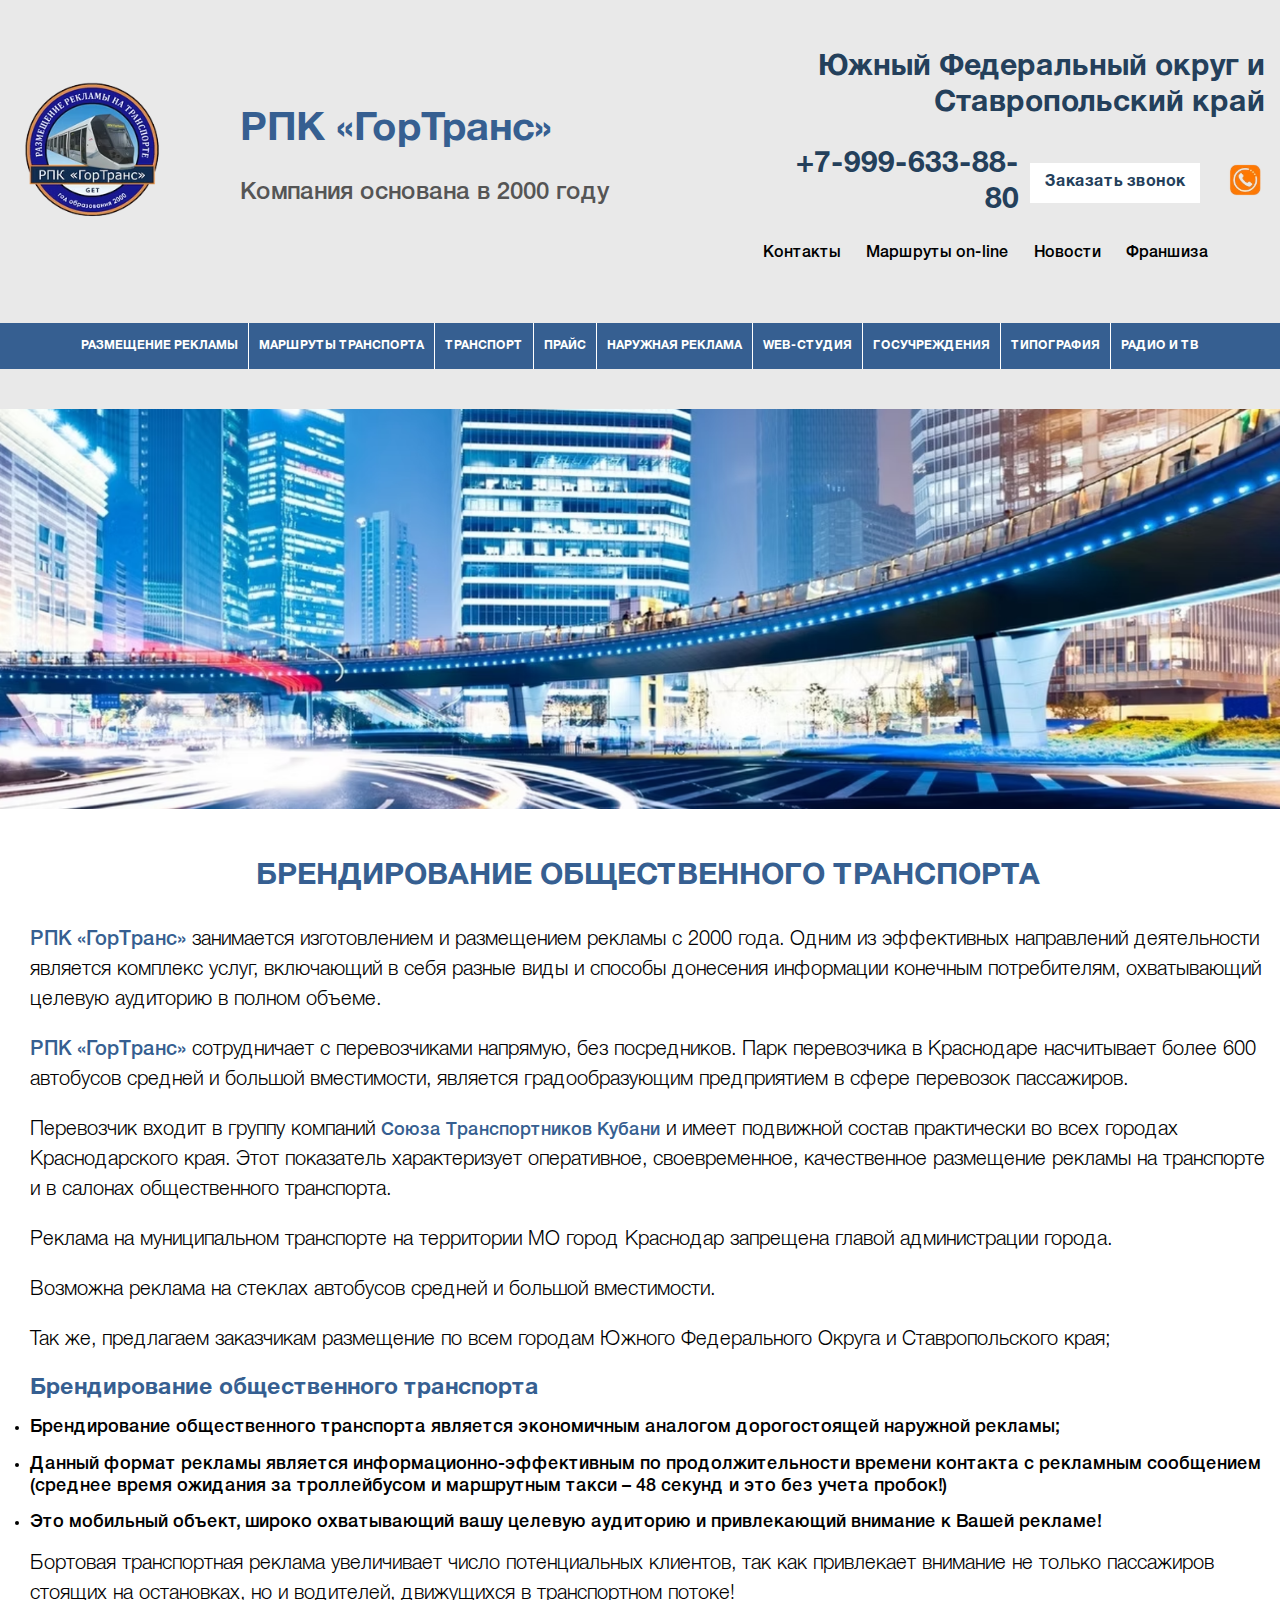
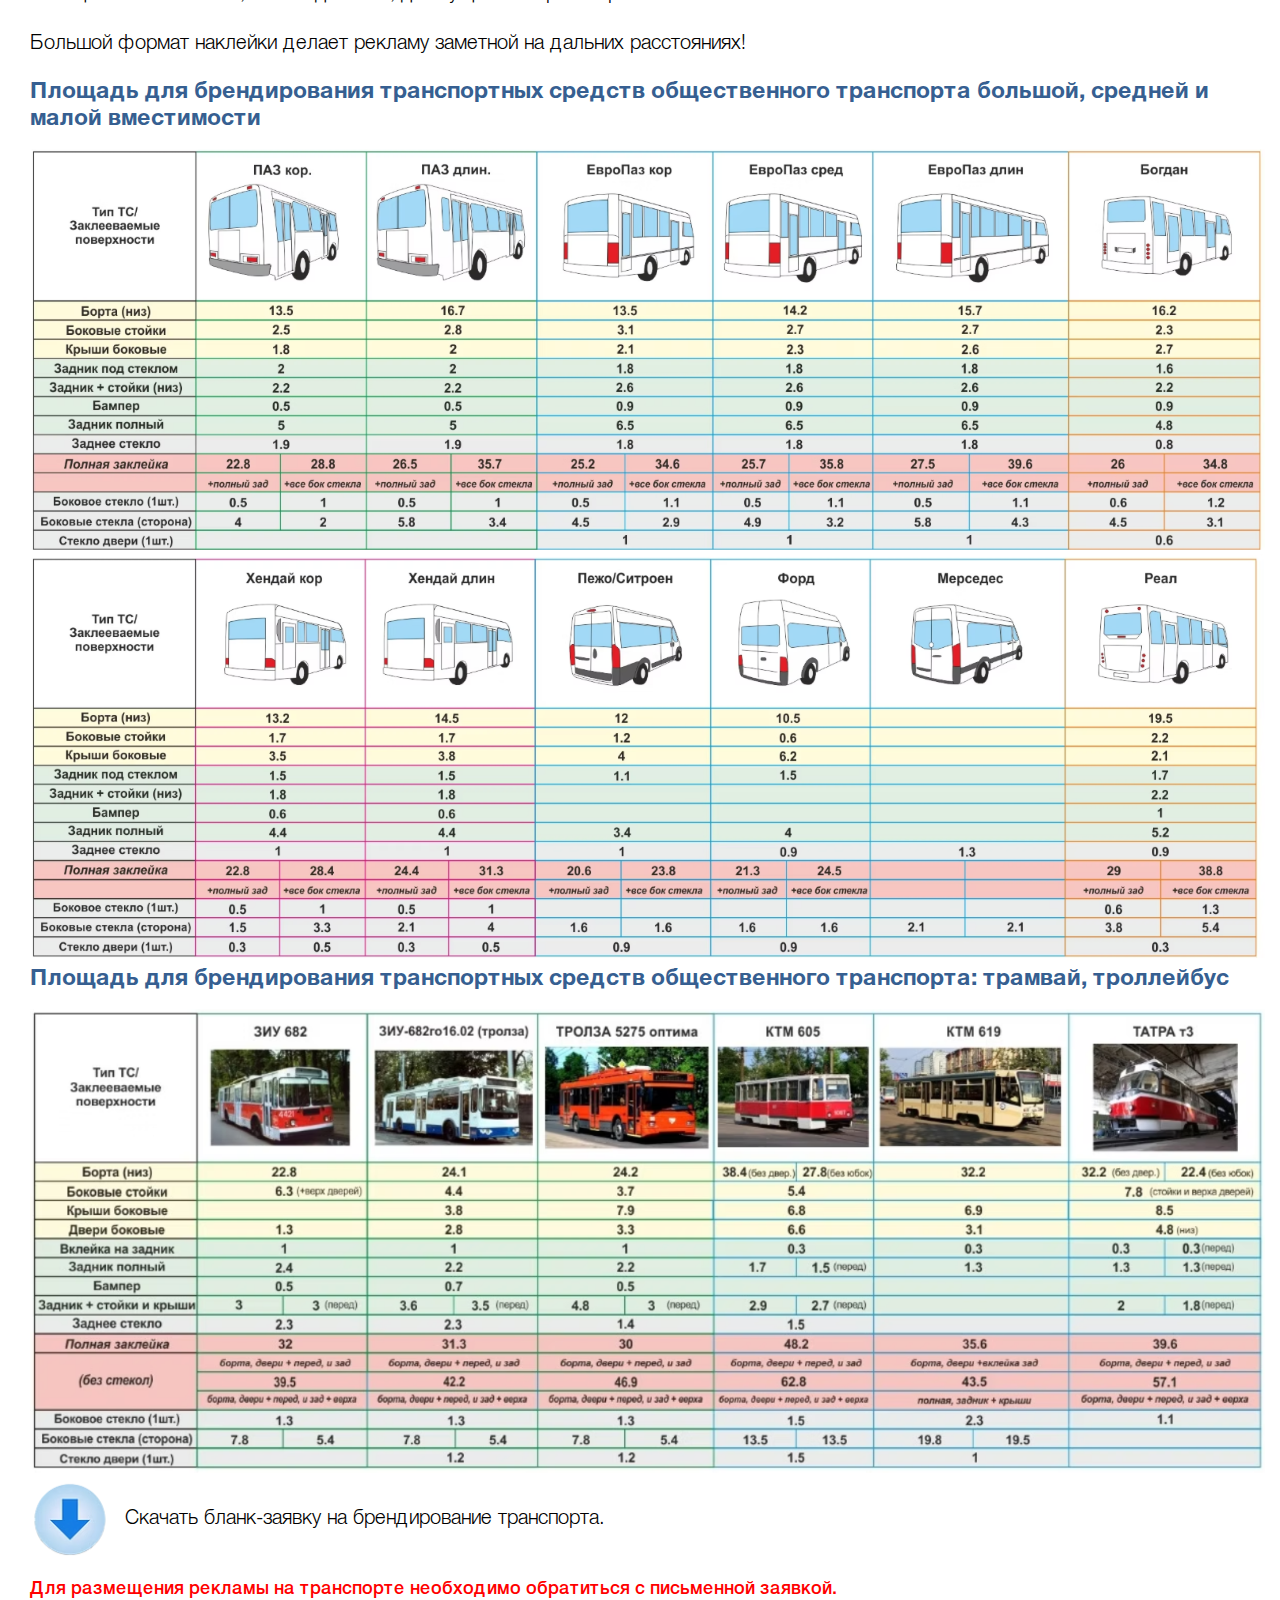
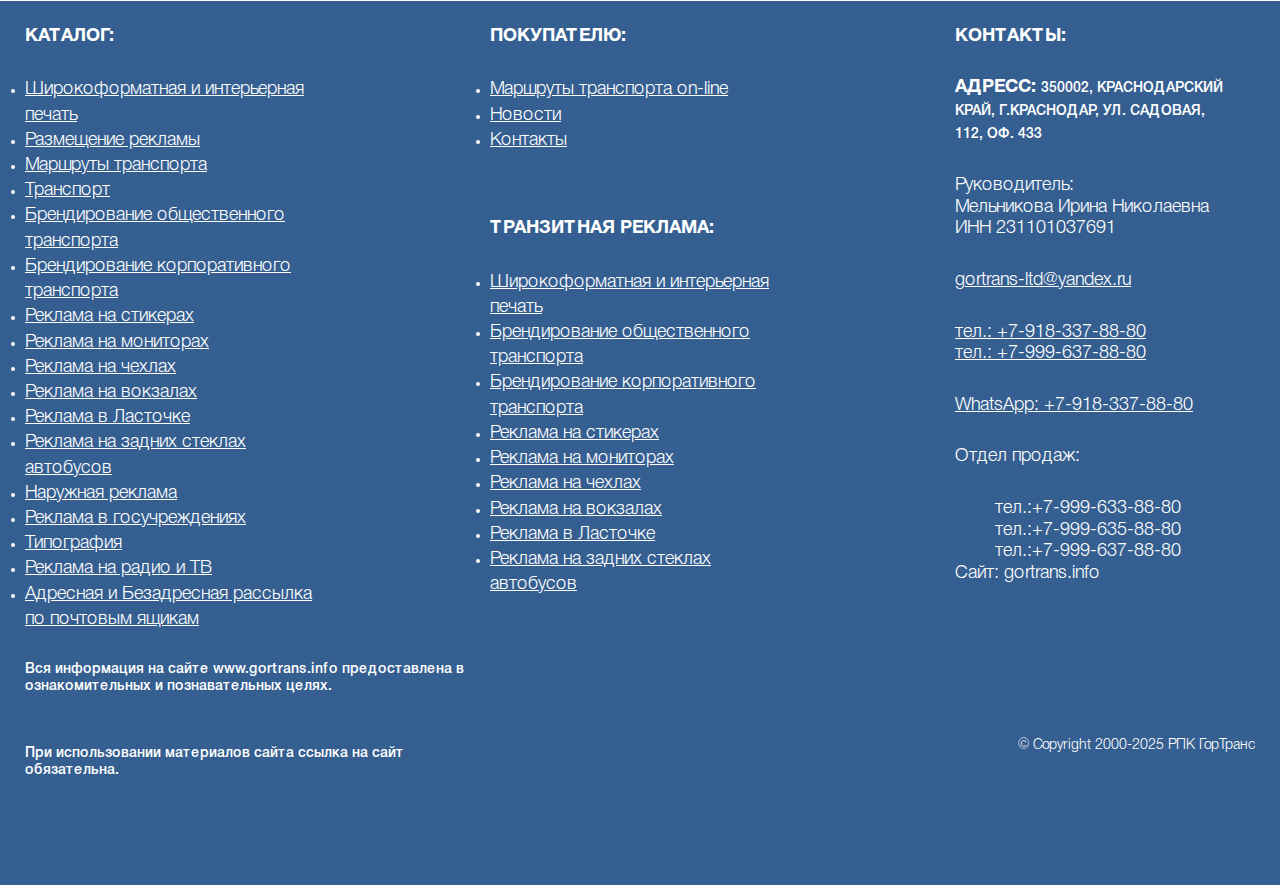
<file: public-branding.html>
<!DOCTYPE html>
<html lang="en">
<head>
    <meta charset="UTF-8">
    <meta name="viewport" content="width=device-width, initial-scale=1.0">
    <title>Реклама на публичном транспорте</title>
    <link rel="stylesheet" href="css/style.min.css">
</head>
<body>
    <div class="body-container">
         <div class="modal hide">
            <div class="modal-dialog">
                <div class="modal-content">
                    <div class="modal-head">
                        <h2 class="modal-title">Оставьте заявку и мы свяжемся с вами</h2>
                        <div class="modal-close"></div>
                    </div>
                    <form class="modal-form" id="form">
                        <label class="modal-label">
                            <input type="text" class="modal-input" name="modal-name" autocomplete="name" id="name" placeholder="Ваше имя" required>
                        </label>
                        <label class="modal-label">
                            <input type="tel" class="modal-input" name="modal-tel" autocomplete="tel" id="tel" placeholder="Ваш телефон" required>
                        </label>
                        <button class="modal-btn btn">Отправить</button>
                        <div class="modal-footer">
                            <input type="checkbox" id="checkbox" name="checkbox" class="modal-check" required>
                            <span class="modal-warning">Нажимая кнопку отправить вы соглашаетесь с <a href="#">Политикой конфиденциальности</a></span>
                        </div>
                    </form>
                </div>
            </div>
        </div>
        <header class="header">
            <div class="container header-container">
                <div class="header-wrapper">
                    <div class="header-left">
                        <a href="index.html" class="header-logo"> <img src="icon/logo.svg" alt="логотип сайта"></a>
                        <div class="header-text">
                            <h2 class="header-title">РПК «ГорТранс»</h2>
                            <h3 class="header-subtitle">Компания  основана  в 2000 году</h3>
                        </div>
                        <div class="hamburger">
                            <span></span><span></span><span></span>
                        </div>
                        <nav class="hamburger-nav">
                            <ul class="hamburger-nav__list">
                                <li class="hamburger-nav__item"><div class="hamburger-nav__link">Размещение рекламы</div>
                                    <ul class="hamburger-nav__sublist">
                                        <li class="hamburger-nav__subitem"><a href="branding.html" target="_blank" class="hamburger-nav__sublink">Брэндирование транспорта</a></li>
                                        <li class="hamburger-nav__subitem"><a href="monitors.html" target="_blank" class="hamburger-nav__sublink">Реклама на мониторах</a></li>
                                        <li class="hamburger-nav__subitem"><a href="sticers.html" target="_blank" class="hamburger-nav__sublink">Реклама на стикерах</a></li>
                                        <li class="hamburger-nav__subitem"><a href="#" class="hamburger-nav__sublink">Реклама на чехлах</a></li>
                                        <li class="hamburger-nav__subitem"><a href="#" class="hamburger-nav__sublink">Реклама на промобоксах</a></li>
                                        <li class="hamburger-nav__subitem"><a href="#" class="hamburger-nav__sublink">Реклама на проездных билетах</a></li>
                                    </ul>
                                </li>
                                <li class="hamburger-nav__item"><div class="hamburger-nav__link">Маршруты транспорта</div>
                                    <ul class="hamburger-nav__sublist">
                                        <li class="hamburger-nav__subitem"><a href="#" class="hamburger-nav__sublink">Краснодар</a></li>
                                        <li class="hamburger-nav__subitem"><a href="#" class="hamburger-nav__sublink">Республика Адыгея</a></li>
                                        <li class="hamburgernav__subitem"><a  href="#"  class="hamburger-nav__sublink">Новороссийск</a></li>
                                        <li class="hamburger-nav__subitem"><a href="#" class="hamburger-nav__sublink">Сочи</a></li>
                                        <li class="hamburger-nav__subitem"><a href="#" class="hamburger-nav__sublink">Армовир</a></li>
                                        <li class="hamburger-nav__subitem"><a href="#" class="hamburger-nav__sublink">РА Адыгея и Майкоп</a></li>
                                        <li class="hamburger-nav__subitem"><a href="#" class="hamburger-nav__sublink">Ростов-на-Дону</a></li>
                                        <li class="hamburger-nav__subitem"><a href="#" class="hamburger-nav__sublink">Ставрополь</a></li>
                                        <li class="hamburger-nav__subitem"><a href="#" class="hamburger-nav__sublink">Волгоград</a></li>
                                        <li class="hamburger-nav__subitem"><a href="#" class="hamburger-nav__sublink">Астрахань</a></li>
                                    </ul>
                                </li>
                                <li class="hamburger-nav__item"><div class="hamburger-nav__link">Транспорт</div>
                                    <ul class="hamburger-nav__sublist  hamburger-nav__small">
                                        <li class="hamburger-nav__subitem"><a href="#" class="hamburger-nav__sublink">Травмваи</a></li>
                                        <li class="hamburger-nav__subitem"><a href="#" class="hamburger-nav__sublink">Автобусы</a></li>
                                        <li class="hamburger-nav__subitem"><a href="#" class="hamburger-nav__sublink">Троллейбусы</a></li>
                                        <li class="hamburger-nav__subitem"><a href="#" class="hamburger-nav__sublink">Маршрутные такси</a></li>
                                        <li class="hamburger-nav__subitem"><a href="#" class="hamburger-nav__sublink">Метротрам</a></li>
                                        <li class="hamburger-nav__subitem"><a href="#" class="hamburger-nav__sublink">Электропоезд "Ласточка"</a></li>
                                    </ul>
                                </li>
                                <li class="hamburger-nav__item"><div class="hamburger-nav__link">Прайс</div>
                                    <ul class="hamburger-nav__sublist  hamburger-nav__big">
                                        <li class="hamburger-nav__subitem"><a href="#" class="hamburger-nav__sublink">Брэндирование общественного транспорта</a></li>
                                        <li class="hamburger-nav__subitem"><a href="#" class="hamburger-nav__sublink">Реклама на чехлах</a></li>
                                        <li class="hamburger-nav__subitem"><a href="#" class="hamburger-nav__sublink">Реклама на стикерах</a></li>
                                        <li class="hamburger-nav__subitem"><a href="#" class="hamburger-nav__sublink">Реклама на задних стеклах автобусов</a></li>
                                        <li class="hamburger-nav__subitem"><a href="#" class="hamburger-nav__sublink">Реклама в "Ласточках"</a></li>
                                        <li class="hamburger-nav__subitem"><a href="#" class="hamburger-nav__sublink">Реклама на "мониторах"</a></li>
                                        <li class="hamburger-nav__subitem"><a href="#" class="hamburger-nav__sublink">Брэндирование корпоративного транспорта</a></li>
                                        <li class="hamburger-nav__subitem"><a href="#" class="hamburger-nav__sublink">Реклама на вокзалах</a></li>
                                    </ul>
                                </li>
                                <li class="hamburger-nav__item"><div class="hamburger-nav__link">Наружная реклама</div>
                                    <ul class="hamburger-nav__sublist">
                                        <li class="hamburger-nav__subitem"><a href="#" class="hamburger-nav__sublink">Билборды 3,0 Х 6,0</a></li>
                                        <li class="hamburger-nav__subitem"><a href="#" class="hamburger-nav__sublink">Ситборды 2,70 Х 3,70</a></li>
                                        <li class="hamburger-nav__subitem"><a href="#" class="hamburger-nav__sublink">Пилоны 1,20 Х 1,80</a></li>
                                        <li class="hamburger-nav__subitem"><a href="#" class="hamburger-nav__sublink">Пилларсы 1,40 Х 3,0</a></li>
                                        <li class="hamburger-nav__subitem"><a href="#" class="hamburger-nav__sublink">Светодиодные экраны</a></li>
                                        <li class="hamburger-nav__subitem"><a href="#" class="hamburger-nav__sublink">Суперсайты</a></li>
                                        <li class="hamburger-nav__subitem"><a href="#" class="hamburgernav__sublink">Брандмауэры</a></li>
                                    </ul>
                                </li>
                                <li class="hamburger-nav__item last-nav"><a href="#" class="hamburger-nav__link">WEB-студия</a></li>
                                <li class="hamburger-nav__item"><div class="hamburger-nav__link">Госучреждения</div>
                                    <ul class="hamburger-nav__sublist hamburger-nav__small">
                                        <li class="hamburger-nav__subitem"><a href="#" class="hamburger-nav__sublink">ФГУП "ПОЧТА РОССИИ" г.Краснодар</a></li>
                                        <li class="hamburger-nav__subitem"><a href="#" class="hamburger-nav__sublink">ФГУП "ПОЧТА РОССИИ" КК</a></li>
                                    </ul>
                                </li>
                                <li class="hamburger-nav__item"><div class="hamburger-nav__link">Типография</div>
                                    <ul class="hamburger-nav__sublist">
                                        <li class="hamburger-nav__subitem"><a href="#" class="hamburger-nav__sublink">ПРАЙС</a></li>
                                        <li class="hamburger-nav__subitem"><a href="#" class="hamburger-nav__sublink">УСЛУГИ ДИЗАЙНЕРА</a></li>
                                        <li class="hamburger-nav__subitem"><a href="#" class="hamburger-nav__sublink">ВИЗИТКИ</a></li>
                                        <li class="hamburger-nav__subitem"><a href="#" class="hamburger-nav__sublink">ЛИСТОВКИ </a></li>
                                        <li class="hamburger-nav__subitem"><a href="#" class="hamburger-nav__sublink">БУКЛЕТЫ</a></li>
                                        <li class="hamburger-nav__subitem"><a href="#" class="hamburger-nav__sublink">НАКЛЕЙКИ</a></li>
                                        <li class="hamburger-nav__subitem"><a href="#" class="hamburger-nav__sublink">ОТКРЫТКИ</a></li>
                                        <li class="hamburger-nav__subitem"><a href="#" class="hamburger-nav__sublink">БЛОКНОТЫ</a></li>

                                        <li class="hamburger-nav__subitem"><a href="#" class="hamburger-nav__sublink">ПЛАКАТЫ</a></li>
                                        <li class="hamburger-nav__subitem"><a href="#" class="hamburger-nav__sublink">ГРАМОТЫ</a></li>
                                        <li class="hamburger-nav__subitem"><a href="#" class="hamburger-nav__sublink">БРОШЮРЫ</a></li>
                                        <li class="hamburger-nav__subitem"><a href="#" class="hamburger-nav__sublink">ПАКЕТЫ</a></li>
                                        <li class="hamburger-nav__subitem"><a href="#" class="hamburger-nav__sublink">ПАПКИ</a></li>
                                        <li class="hamburger-nav__subitem"><a href="#" class="hamburger-nav__sublink">КАРТЫ</a></li>
                                        <li class="hamburger-nav__subitem"><a href="#" class="hamburger-nav__sublink">КАЛЕНДАРИ</a></li>
                                        <li class="hamburger-nav__subitem"><a href="#" class="hamburger-nav__sublink">ЖУРНАЛЫ</a></li>
                                        <li class="hamburger-nav__subitem"><a href="#" class="hamburger-nav__sublink">БЛАНКИ</a></li>
                                        <li class="hamburger-nav__subitem"><a href="#" class="hamburger-nav__sublink">БЛОКИ / КУБАРИКИ</a></li>
                                        <li class="hamburger-nav__subitem"><a href="#" class="hamburger-nav__sublink">БЛАНКИ</a></li>
                                    </ul>
                                </li>
                                <li class="hamburger-nav__item last-nav"><a href="#" class="hamburger-nav__link">Радио и ТВ</a></li>                                
                            </ul>
                        </nav>
                    </div>
                    
                    <div class="header-right">
                        <div class="header-right__name">Южный Федеральный округ и Ставропольский край</div>
                        <div class="header-right__box">
                            <a href="tel:79996338880" class="header-right__phone">+7-999-633-88-80</a>
                            <button data-modal class="header-right__btn">Заказать звонок</button>
                            <div class="header-right__icon">
                                <img src="icon/phone.svg" alt="телефон">
                            </div>
                        </div>
                        <nav class="header-navs">
                            <ul class="header-list">
                                <li class="header-item"><a href="#" class="header-link">Контакты</a></li>
                                <li class="header-item"><a href="#" class="header-link">Маршруты on-line</a></li>
                                <li class="header-item"><a href="#" class="header-link">Новости</a></li>
                                <li class="header-item"><a href="#" class="header-link">Франшиза</a></li>
                            </ul>
                        </nav>
                    </div>
                </div>
            </div>  
            <div class="header-head">
                <nav class="header-nav">
                    <ul class="header-nav__list">
                        <li class="header-nav__item"><div class="header-nav__link">Размещение рекламы</div>
                            <ul class="header-nav__sublist">
                                <li class="header-nav__subitem"><a href="branding.html" target="_blank" class="header-nav__sublink">Брэндирование транспорта</a></li>
                                <li class="header-nav__subitem"><a href="monitors.html" target="_blank" class="header-nav__sublink">Реклама на мониторах</a></li>
                                <li class="header-nav__subitem"><a href="sticers.html"  target="_blank"  class="header-nav__sublink">Реклама на стикерах</a></li>
                                <li class="header-nav__subitem"><a href="#" class="header-nav__sublink">Реклама на чехлах</a></li>
                                <li class="header-nav__subitem"><a href="#" class="header-nav__sublink">Реклама на промобоксах</a></li>
                                <li class="header-nav__subitem"><a href="#" class="header-nav__sublink">Реклама на проездных билетах</a></li>
                            </ul>
                        </li>
                        <li class="header-nav__item"><div class="header-nav__link">Маршруты транспорта</div>
                            <ul class="header-nav__sublist">
                                <li class="header-nav__subitem"><a href="routes.html" class="header-nav__sublink">Краснодар</a></li>
                                <li class="header-nav__subitem"><a href="#" class="header-nav__sublink">Республика Адыгея</a></li>
                                <li class="header-nav__subitem"><a href="#" class="header-nav__sublink">Новороссийск</a></li>
                                <li class="header-nav__subitem"><a href="#" class="header-nav__sublink">Сочи</a></li>
                                <li class="header-nav__subitem"><a href="#" class="header-nav__sublink">Армовир</a></li>
                                <li class="header-nav__subitem"><a href="#" class="header-nav__sublink">РА Адыгея и Майкоп</a></li>
                                <li class="header-nav__subitem"><a href="#" class="header-nav__sublink">Ростов-на-Дону</a></li>
                                <li class="header-nav__subitem"><a href="#" class="header-nav__sublink">Ставрополь</a></li>
                                <li class="header-nav__subitem"><a href="#" class="header-nav__sublink">Волгоград</a></li>
                                <li class="header-nav__subitem"><a href="#" class="header-nav__sublink">Астрахань</a></li>
                            </ul>
                        </li>
                        <li class="header-nav__item"><div class="header-nav__link">Транспорт</div>
                            <ul class="header-nav__sublist  header-nav__small">
                                <li class="header-nav__subitem"><a href="#" class="header-nav__sublink">Травмваи</a></li>
                                <li class="header-nav__subitem"><a href="#" class="header-nav__sublink">Автобусы</a></li>
                                <li class="header-nav__subitem"><a href="#" class="header-nav__sublink">Троллейбусы</a></li>
                                <li class="header-nav__subitem"><a href="#" class="header-nav__sublink">Маршрутные такси</a></li>
                                <li class="header-nav__subitem"><a href="#" class="header-nav__sublink">Метротрам</a></li>
                                <li class="header-nav__subitem"><a href="#" class="header-nav__sublink">Электропоезд "Ласточка"</a></li>
                            </ul>
                        </li>
                        <li class="header-nav__item"><div class="header-nav__link">Прайс</div>
                            <ul class="header-nav__sublist  header-nav__big">
                                <li class="header-nav__subitem"><a href="#" class="header-nav__sublink">Брэндирование общественного транспорта</a></li>
                                <li class="header-nav__subitem"><a href="#" class="header-nav__sublink">Реклама на чехлах</a></li>
                                <li class="header-nav__subitem"><a href="#" class="header-nav__sublink">Реклама на стикерах</a></li>
                                <li class="header-nav__subitem"><a href="#" class="header-nav__sublink">Реклама на задних стеклах автобусов</a></li>
                                <li class="header-nav__subitem"><a href="#" class="header-nav__sublink">Реклама в "Ласточках"</a></li>
                                <li class="header-nav__subitem"><a href="#" class="header-nav__sublink">Реклама на "мониторах"</a></li>
                                <li class="header-nav__subitem"><a href="#" class="header-nav__sublink">Брэндирование корпоративного транспорта</a></li>
                                <li class="header-nav__subitem"><a href="#" class="header-nav__sublink">Реклама на вокзалах</a></li>
                            </ul>
                        </li>
                        <li class="header-nav__item"><div class="header-nav__link">Наружная реклама</div>
                            <ul class="header-nav__sublist">
                                <li class="header-nav__subitem"><a href="#" class="header-nav__sublink">Билборды 3,0 Х 6,0</a></li>
                                <li class="header-nav__subitem"><a href="#" class="header-nav__sublink">Ситборды 2,70 Х 3,70</a></li>
                                <li class="header-nav__subitem"><a href="#" class="header-nav__sublink">Пилоны 1,20 Х 1,80</a></li>
                                <li class="header-nav__subitem"><a href="#" class="header-nav__sublink">Пилларсы 1,40 Х 3,0</a></li>
                                <li class="header-nav__subitem"><a href="#" class="header-nav__sublink">Светодиодные экраны</a></li>
                                <li class="header-nav__subitem"><a href="#" class="header-nav__sublink">Суперсайты</a></li>
                                <li class="header-nav__subitem"><a href="#" class="header-nav__sublink">Брандмауэры</a></li>
                            </ul>
                        </li>
                        <li class="header-nav__item"><a href="#" class="header-nav__link">WEB-студия</a></li>
                        <li class="header-nav__item"><div class="header-nav__link">Госучреждения</div>
                            <ul class="header-nav__sublist header-nav__small">
                                <li class="header-nav__subitem"><a href="#" class="header-nav__sublink">ФГУП "ПОЧТА РОССИИ" г.Краснодар</a></li>
                                <li class="header-nav__subitem"><a href="#" class="header-nav__sublink">ФГУП "ПОЧТА РОССИИ" КК</a></li>
                            </ul>
                        </li>
                        <li class="header-nav__item"><div class="header-nav__link">Типография</div>
                            <ul class="header-nav__sublist">
                                <li class="header-nav__subitem"><a href="#" class="header-nav__sublink">ПРАЙС</a></li>
                                <li class="header-nav__subitem"><a href="#" class="header-nav__sublink">УСЛУГИ ДИЗАЙНЕРА</a></li>
                                <li class="header-nav__subitem"><a href="#" class="header-nav__sublink">ВИЗИТКИ</a></li>
                                <li class="header-nav__subitem"><a href="#" class="header-nav__sublink">ЛИСТОВКИ </a></li>
                                <li class="header-nav__subitem"><a href="#" class="header-nav__sublink">БУКЛЕТЫ</a></li>
                                <li class="header-nav__subitem"><a href="#" class="header-nav__sublink">НАКЛЕЙКИ</a></li>
                                <li class="header-nav__subitem"><a href="#" class="header-nav__sublink">ОТКРЫТКИ</a></li>
                                <li class="header-nav__subitem"><a href="#" class="header-nav__sublink">БЛОКНОТЫ</a></li>

                                <li class="header-nav__subitem"><a href="#" class="header-nav__sublink">ПЛАКАТЫ</a></li>
                                <li class="header-nav__subitem"><a href="#" class="header-nav__sublink">ГРАМОТЫ</a></li>
                                <li class="header-nav__subitem"><a href="#" class="header-nav__sublink">БРОШЮРЫ</a></li>
                                <li class="header-nav__subitem"><a href="#" class="header-nav__sublink">ПАКЕТЫ</a></li>
                                <li class="header-nav__subitem"><a href="#" class="header-nav__sublink">ПАПКИ</a></li>
                                <li class="header-nav__subitem"><a href="#" class="header-nav__sublink">КАРТЫ</a></li>
                                <li class="header-nav__subitem"><a href="#" class="header-nav__sublink">КАЛЕНДАРИ</a></li>
                                <li class="header-nav__subitem"><a href="#" class="header-nav__sublink">ЖУРНАЛЫ</a></li>
                                <li class="header-nav__subitem"><a href="#" class="header-nav__sublink">БЛАНКИ</a></li>
                                <li class="header-nav__subitem"><a href="#" class="header-nav__sublink">БЛОКИ / КУБАРИКИ</a></li>
                                <li class="header-nav__subitem"><a href="#" class="header-nav__sublink">БЛАНКИ</a></li>
                            </ul>
                        </li>
                        <li class="header-nav__item last-nav"><div class="header-nav__link">Радио и ТВ</div></li>                    
                    </ul>
                </nav> 
            </div>                    
        </header>
        <main class="content">
            <div class="public__branding-main"></div>
            <section class="work">
                <div class="container">
                    <h1 class="work-title">БРЕНДИРОВАНИЕ ОБЩЕСТВЕННОГО ТРАНСПОРТА</h1>
                    <div class="work-content">
                        <p class="work-content__descr">  <b>РПК  «ГорТранс»</b> занимается изготовлением и размещением рекламы с 2000 года. Одним из эффективных направлений деятельности является комплекс услуг, включающий в себя разные виды и способы донесения информации конечным потребителям, охватывающий целевую аудиторию в полном объеме.</p>
                        <p class="work-content__descr"><b>РПК  «ГорТранс»</b> сотрудничает с перевозчиками напрямую, без посредников. Парк перевозчика в Краснодаре насчитывает более 600 автобусов средней и большой вместимости, является градообразующим предприятием в сфере перевозок пассажиров.</p>
                        <p class="work-content__descr">Перевозчик входит в группу компаний <a href="https://stk-kuban.ru/" target="_blank">Союза Транспортников Кубани</a> и имеет подвижной состав практически во всех городах Краснодарского края. Этот показатель характеризует оперативное, своевременное, качественное размещение рекламы на транспорте и в салонах общественного транспорта.</p>
                        <p class="work-content__descr">Реклама на муниципальном транспорте на территории МО город Краснодар запрещена главой администрации города. </p>
                        <p class="work-content__descr">Возможна реклама на стеклах автобусов средней и большой вместимости.</p>
                        <p class="work-content__descr">Так же, предлагаем заказчикам размещение по всем городам Южного Федерального Округа и Ставропольского края;</p>
                        <h2 class="work-content__title">Брендирование общественного транспорта</h2>
                        <ol class="work-content__list">
                            <li class="work-content__item">Брендирование общественного транспорта является экономичным аналогом дорогостоящей наружной рекламы;</li>
                            <li class="work-content__item">Данный формат рекламы является информационно-эффективным по продолжительности времени контакта с рекламным сообщением (среднее время ожидания за троллейбусом и маршрутным такси – 48 секунд и это без учета пробок!)</li>
                            <li class="work-content__item">Это мобильный объект, широко охватывающий вашу целевую аудиторию и привлекающий внимание к Вашей рекламе!</li>                            
                        </ol>
                        <p class="work-content__descr">Бортовая транспортная реклама увеличивает число потенциальных клиентов, так как привлекает внимание не только пассажиров стоящих на остановках, но и водителей, движущихся в транспортном потоке!</p>
                        <p class="work-content__descr">Большой формат наклейки делает рекламу заметной на дальних расстояниях!</p>
                        <h2 class="work-content__title">Площадь для брендирования транспортных средств общественного транспорта большой, средней и малой вместимости</h2>
                        <div class="work-content__img">
                            <img src="img/table/table1.webp" alt="Таблица1">
                        </div>
                        <div class="work-content__img">
                            <img src="img/table/table2.webp" alt="Таблица1">
                        </div>

                        <h2 class="work-content__title">Площадь для брендирования транспортных средств общественного транспорта: трамвай, троллейбус </h2>
                        <div class="work-content__img">
                            <img src="img/table/table3.webp" alt="Таблица1">
                        </div>
                        <div class="work-content__wrapper">
                            <a href="https://drive.google.com/file/d/1wyIsc4BraZYbVXIV6ciWQ3jlWCeLYh28/view" target="_blank"  class="work-content-img">
                                <img src="icon/download.svg" alt="Скачать заявку">
                            </a>
                            <sapn class="work-content__download">Скачать бланк-заявку на брендирование транспорта.</sapn>
                        </div>
                        <span class="work-content__warning">Для размещения рекламы на транспорте необходимо обратиться с письменной заявкой.</span>
                    </div>
                </div>
            </section>
        </main>
        <footer class="footer">
            <div class="container">
                <div class="footer-wrapper">
                    <div class="footer-left">
                        <h3 class="footer-left__title">Каталог:</h3>
                        <ul class="footer-left__list footer-list">
                            <li class="footer-list__item"><a href="#" class="footer-list__link">Широкоформатная и интерьерная печать</a></li>
                            <li class="footer-list__item"><a href="#" class="footer-list__link">Размещение рекламы</a></li>
                            <li class="footer-list__item"><a href="#" class="footer-list__link">Маршруты транспорта</a></li>
                            <li class="footer-list__item"><a href="#" class="footer-list__link">Транспорт</a></li>
                            <li class="footer-list__item"><a href="#" class="footer-list__link">Брендирование общественного транспорта</a></li>
                            <li class="footer-list__item"><a href="#" class="footer-list__link">Брендирование корпоративного транспорта</a></li>
                            <li class="footer-list__item"><a href="#" class="footer-list__link">Реклама на стикерах</a></li>
                            <li class="footer-list__item"><a href="#" class="footer-list__link">Реклама на мониторах</a></li>
                            <li class="footer-list__item"><a href="#" class="footer-list__link">Реклама на чехлах</a></li>
                            <li class="footer-list__item"><a href="#" class="footer-list__link">Реклама на вокзалах</a></li>
                            <li class="footer-list__item"><a href="#" class="footer-list__link">Реклама в Ласточке</a></li>
                            <li class="footer-list__item"><a href="#" class="footer-list__link">Реклама на задних стеклах автобусов</a></li>
                            <li class="footer-list__item"><a href="#" class="footer-list__link">Наружная реклама</a></li>
                            <li class="footer-list__item"><a href="#" class="footer-list__link">Реклама в госучреждениях</a></li>
                            <li class="footer-list__item"><a href="#" class="footer-list__link">Типография</a></li>
                            <li class="footer-list__item"><a href="#" class="footer-list__link">Реклама на радио и ТВ</a></li>
                            <li class="footer-list__item"><a href="#" class="footer-list__link">Адресная и Безадресная рассылка по почтовым ящикам</a></li>
                        </ul>
                    </div>
                    <div class="footer-center">
                        <div class="footer-center__box">
                            <h3 class="footer-center__title">ПОКУПАТЕЛЮ:</h3>
                            <ul class="footer-left__list footer-list">
                                <li class="footer-list__item"><a href="#" class="footer-list__link">Маршруты транспорта on-line</a></li>
                                <li class="footer-list__item"><a href="#" class="footer-list__link">Новости</a></li>
                                <li class="footer-list__item"><a href="#" class="footer-list__link">Контакты</a></li>      
                            </ul>
                        </div>
                        <div class="footer-center__box">
                            <h3 class="footer-center__title">ТРАНЗИТНАЯ РЕКЛАМА:</h3>
                            <ul class="footer-left__list footer-list">
                                <li class="footer-list__item"><a href="#" class="footer-list__link">Широкоформатная и интерьерная печать</a></li>
                                <li class="footer-list__item"><a href="#" class="footer-list__link">Брендирование общественного транспорта</a></li>
                                <li class="footer-list__item"><a href="#" class="footer-list__link">Брендирование корпоративного транспорта</a></li> 
                                <li class="footer-list__item"><a href="#" class="footer-list__link">Реклама на стикерах</a></li>
                                <li class="footer-list__item"><a href="#" class="footer-list__link">Реклама на мониторах</a></li>
                                <li class="footer-list__item"><a href="#" class="footer-list__link">Реклама на чехлах</a></li>  
                                <li class="footer-list__item"><a href="#" class="footer-list__link">Реклама на вокзалах</a></li>
                                <li class="footer-list__item"><a href="#" class="footer-list__link">Реклама в Ласточке</a></li>
                                <li class="footer-list__item"><a href="#" class="footer-list__link">Реклама на задних стеклах автобусов</a></li>
                            </ul>
                        </div>                        
                    </div>
                    <div class="footer-right">
                        <h3 class="footer-right__title">КОНТАКТЫ:</h3>
                        <div class="footer-right__box">
                            <div class="footer-right__adress footer-adress">
                                <h4 class="footer-adress__title">Адресс: <span>350002, Краснодарский край, г.Краснодар, ул. Садовая, 112, оф. 433</span></h4>
                            </div>
                            <div class="footer-right__director footer-director">
                                <h4 class="footer-director__title">Руководитель: <br> Мельникова Ирина Николаевна ИНН 231101037691</h4>
                            </div>
                            <a href="gortrans-ltd@yandex.ru" target="_blank" class="footer-right__email footer-email">gortrans-ltd@yandex.ru</a>
                            <a href="tel:79183378880" class="footer-tel">тел.:  +7-918-337-88-80</a>
                            <a href="tel:79996378880" class="footer-tel">тел.:  +7-999-637-88-80</a>
                            <a href="https://wa.me/79183378880" class="footer-whatsap">WhatsApp: +7-918-337-88-80</a>
                            <div class="footer-sales">
                                <h3 class="footer-sales__title">Отдел продаж:</h3>
                                <a href="tel:79996338880" class="footer-sales__link">тел.:+7-999-633-88-80</a>    
                                <a href="tel:79996358880" class="footer-sales__link">тел.:+7-999-635-88-80</a>   
                                <a href="tel:79996378880" class="footer-sales__link">тел.:+7-999-637-88-80</a>   
                            </div>
                            <div class="footer-syte">Сайт: gortrans.info</div>
                        </div>
                    </div>
                </div>
                <div class="footer-box">
                    <div class="footer-warning">
                        <span>Вся информация на сайте www.gortrans.info предоставлена в ознакомительных и познавательных целях. </span>
                        <span>При использовании материалов сайта ссылка на сайт обязательна.</span>                               
                    </div>
                    <div class="footer-copy">
                        © Copyright 2000-2025 РПК ГорТранс
                    </div>
                </div>
            </div>
        </footer>
    </div>
    <script src="js/script.js"></script>
</body>
</html>
</file>
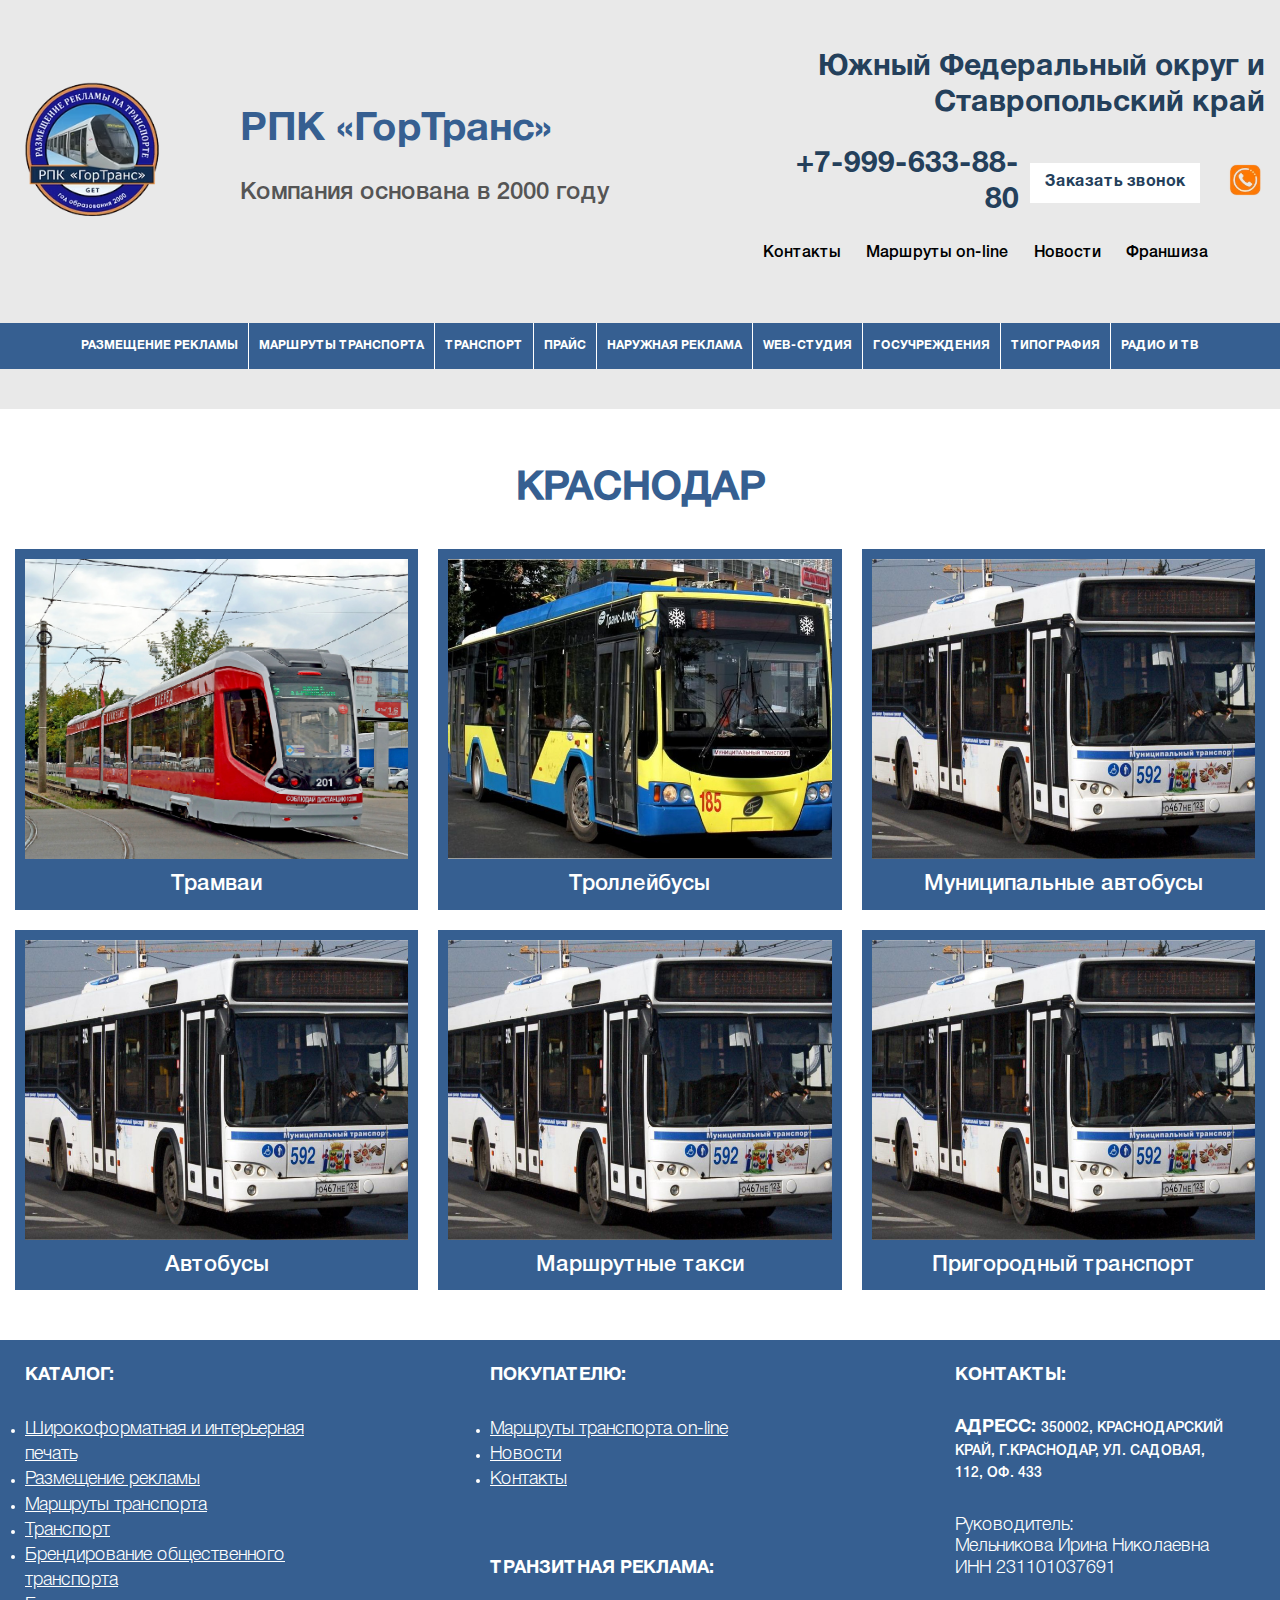
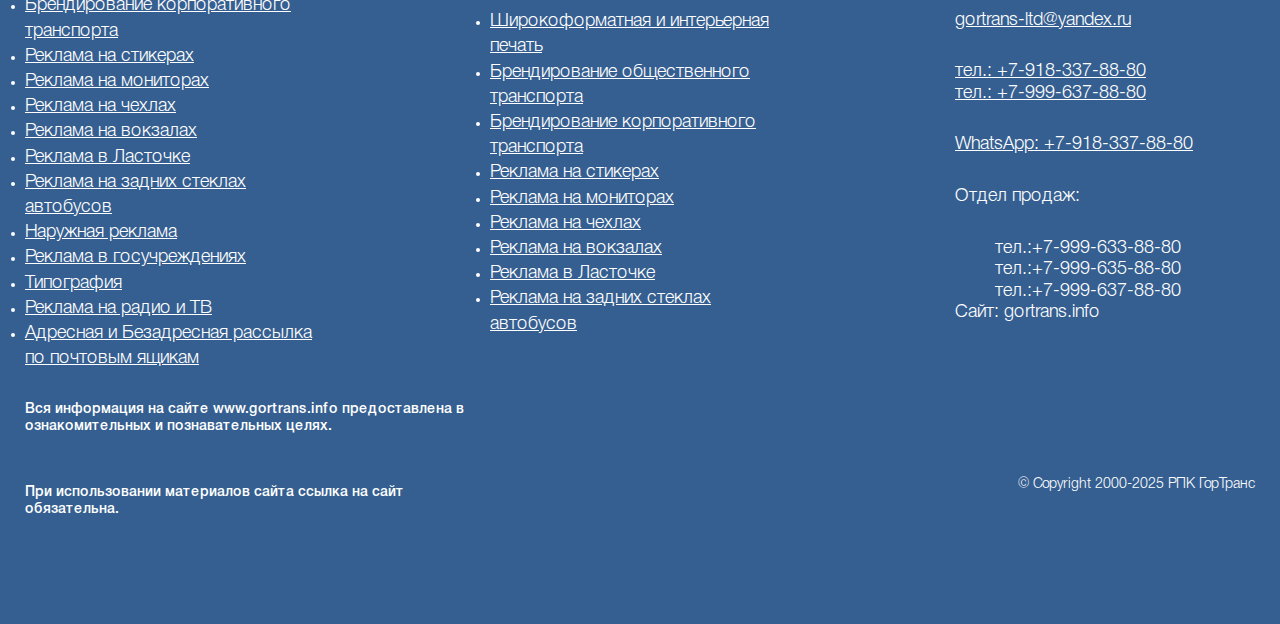
<file: routes.html>
<!DOCTYPE html>
<html lang="en">
<head>
    <meta charset="UTF-8">
    <meta name="viewport" content="width=device-width, initial-scale=1.0">
    <title>Краснодар</title>
    <link rel="stylesheet" href="css/style.min.css">
</head>
<body>
    <div class="body-container">
        <div class="modal hide">
            <div class="modal-dialog">
                <div class="modal-content">
                    <div class="modal-head">
                        <h2 class="modal-title">Оставьте заявку и мы свяжемся с вами</h2>
                        <div class="modal-close"></div>
                    </div>
                    <form class="modal-form" id="form">
                        <label class="modal-label">
                            <input type="text" class="modal-input" name="modal-name" autocomplete="name" id="name" placeholder="Ваше имя" required>
                        </label>
                        <label class="modal-label">
                            <input type="tel" class="modal-input" name="modal-tel" autocomplete="tel" id="tel" placeholder="Ваш телефон" required>
                        </label>
                        <button class="modal-btn btn">Отправить</button>
                        <div class="modal-footer">
                            <input type="checkbox" id="checkbox" name="checkbox" class="modal-check" required>
                            <span class="modal-warning">Нажимая кнопку отправить вы соглашаетесь с <a href="#">Политикой конфиденциальности</a></span>
                        </div>
                    </form>
                </div>
            </div>
        </div>
        <header class="header">
            <div class="container header-container">
                <div class="header-wrapper">
                    <div class="header-left">
                        <a href="index.html" class="header-logo"> <img src="icon/logo.svg" alt="логотип сайта"></a>
                        <div class="header-text">
                            <h2 class="header-title">РПК «ГорТранс»</h2>
                            <h3 class="header-subtitle">Компания  основана  в 2000 году</h3>
                        </div>
                        <div class="hamburger">
                            <span></span><span></span><span></span>
                        </div>
                        <nav class="hamburger-nav">
                            <ul class="hamburger-nav__list">
                                <li class="hamburger-nav__item"><div class="hamburger-nav__link">Размещение рекламы</div>
                                    <ul class="hamburger-nav__sublist">
                                        <li class="hamburger-nav__subitem"><a href="branding.html" target="_blank" class="hamburger-nav__sublink">Брэндирование транспорта</a></li>
                                        <li class="hamburger-nav__subitem"><a href="monitors.html" target="_blank" class="hamburger-nav__sublink">Реклама на мониторах</a></li>
                                        <li class="hamburger-nav__subitem"><a href="sticers.html" target="_blank" class="hamburger-nav__sublink">Реклама на стикерах</a></li>
                                        <li class="hamburger-nav__subitem"><a href="#" class="hamburger-nav__sublink">Реклама на чехлах</a></li>
                                        <li class="hamburger-nav__subitem"><a href="#" class="hamburger-nav__sublink">Реклама на промобоксах</a></li>
                                        <li class="hamburger-nav__subitem"><a href="#" class="hamburger-nav__sublink">Реклама на проездных билетах</a></li>
                                    </ul>
                                </li>
                                <li class="hamburger-nav__item"><div class="hamburger-nav__link">Маршруты транспорта</div>
                                    <ul class="hamburger-nav__sublist">
                                        <li class="hamburger-nav__subitem"><a href="#" class="hamburger-nav__sublink">Краснодар</a></li>
                                        <li class="hamburger-nav__subitem"><a href="#" class="hamburger-nav__sublink">Республика Адыгея</a></li>
                                        <li class="hamburgernav__subitem"><a  href="#"  class="hamburger-nav__sublink">Новороссийск</a></li>
                                        <li class="hamburger-nav__subitem"><a href="#" class="hamburger-nav__sublink">Сочи</a></li>
                                        <li class="hamburger-nav__subitem"><a href="#" class="hamburger-nav__sublink">Армовир</a></li>
                                        <li class="hamburger-nav__subitem"><a href="#" class="hamburger-nav__sublink">РА Адыгея и Майкоп</a></li>
                                        <li class="hamburger-nav__subitem"><a href="#" class="hamburger-nav__sublink">Ростов-на-Дону</a></li>
                                        <li class="hamburger-nav__subitem"><a href="#" class="hamburger-nav__sublink">Ставрополь</a></li>
                                        <li class="hamburger-nav__subitem"><a href="#" class="hamburger-nav__sublink">Волгоград</a></li>
                                        <li class="hamburger-nav__subitem"><a href="#" class="hamburger-nav__sublink">Астрахань</a></li>
                                    </ul>
                                </li>
                                <li class="hamburger-nav__item"><div class="hamburger-nav__link">Транспорт</div>
                                    <ul class="hamburger-nav__sublist  hamburger-nav__small">
                                        <li class="hamburger-nav__subitem"><a href="#" class="hamburger-nav__sublink">Травмваи</a></li>
                                        <li class="hamburger-nav__subitem"><a href="#" class="hamburger-nav__sublink">Автобусы</a></li>
                                        <li class="hamburger-nav__subitem"><a href="#" class="hamburger-nav__sublink">Троллейбусы</a></li>
                                        <li class="hamburger-nav__subitem"><a href="#" class="hamburger-nav__sublink">Маршрутные такси</a></li>
                                        <li class="hamburger-nav__subitem"><a href="#" class="hamburger-nav__sublink">Метротрам</a></li>
                                        <li class="hamburger-nav__subitem"><a href="#" class="hamburger-nav__sublink">Электропоезд "Ласточка"</a></li>
                                    </ul>
                                </li>
                                <li class="hamburger-nav__item"><div class="hamburger-nav__link">Прайс</div>
                                    <ul class="hamburger-nav__sublist  hamburger-nav__big">
                                        <li class="hamburger-nav__subitem"><a href="#" class="hamburger-nav__sublink">Брэндирование общественного транспорта</a></li>
                                        <li class="hamburger-nav__subitem"><a href="#" class="hamburger-nav__sublink">Реклама на чехлах</a></li>
                                        <li class="hamburger-nav__subitem"><a href="#" class="hamburger-nav__sublink">Реклама на стикерах</a></li>
                                        <li class="hamburger-nav__subitem"><a href="#" class="hamburger-nav__sublink">Реклама на задних стеклах автобусов</a></li>
                                        <li class="hamburger-nav__subitem"><a href="#" class="hamburger-nav__sublink">Реклама в "Ласточках"</a></li>
                                        <li class="hamburger-nav__subitem"><a href="#" class="hamburger-nav__sublink">Реклама на "мониторах"</a></li>
                                        <li class="hamburger-nav__subitem"><a href="#" class="hamburger-nav__sublink">Брэндирование корпоративного транспорта</a></li>
                                        <li class="hamburger-nav__subitem"><a href="#" class="hamburger-nav__sublink">Реклама на вокзалах</a></li>
                                    </ul>
                                </li>
                                <li class="hamburger-nav__item"><div class="hamburger-nav__link">Наружная реклама</div>
                                    <ul class="hamburger-nav__sublist">
                                        <li class="hamburger-nav__subitem"><a href="#" class="hamburger-nav__sublink">Билборды 3,0 Х 6,0</a></li>
                                        <li class="hamburger-nav__subitem"><a href="#" class="hamburger-nav__sublink">Ситборды 2,70 Х 3,70</a></li>
                                        <li class="hamburger-nav__subitem"><a href="#" class="hamburger-nav__sublink">Пилоны 1,20 Х 1,80</a></li>
                                        <li class="hamburger-nav__subitem"><a href="#" class="hamburger-nav__sublink">Пилларсы 1,40 Х 3,0</a></li>
                                        <li class="hamburger-nav__subitem"><a href="#" class="hamburger-nav__sublink">Светодиодные экраны</a></li>
                                        <li class="hamburger-nav__subitem"><a href="#" class="hamburger-nav__sublink">Суперсайты</a></li>
                                        <li class="hamburger-nav__subitem"><a href="#" class="hamburgernav__sublink">Брандмауэры</a></li>
                                    </ul>
                                </li>
                                <li class="hamburger-nav__item last-nav"><a href="#" class="hamburger-nav__link">WEB-студия</a></li>
                                <li class="hamburger-nav__item"><div class="hamburger-nav__link">Госучреждения</div>
                                    <ul class="hamburger-nav__sublist hamburger-nav__small">
                                        <li class="hamburger-nav__subitem"><a href="#" class="hamburger-nav__sublink">ФГУП "ПОЧТА РОССИИ" г.Краснодар</a></li>
                                        <li class="hamburger-nav__subitem"><a href="#" class="hamburger-nav__sublink">ФГУП "ПОЧТА РОССИИ" КК</a></li>
                                    </ul>
                                </li>
                                <li class="hamburger-nav__item"><div class="hamburger-nav__link">Типография</div>
                                    <ul class="hamburger-nav__sublist">
                                        <li class="hamburger-nav__subitem"><a href="#" class="hamburger-nav__sublink">ПРАЙС</a></li>
                                        <li class="hamburger-nav__subitem"><a href="#" class="hamburger-nav__sublink">УСЛУГИ ДИЗАЙНЕРА</a></li>
                                        <li class="hamburger-nav__subitem"><a href="#" class="hamburger-nav__sublink">ВИЗИТКИ</a></li>
                                        <li class="hamburger-nav__subitem"><a href="#" class="hamburger-nav__sublink">ЛИСТОВКИ </a></li>
                                        <li class="hamburger-nav__subitem"><a href="#" class="hamburger-nav__sublink">БУКЛЕТЫ</a></li>
                                        <li class="hamburger-nav__subitem"><a href="#" class="hamburger-nav__sublink">НАКЛЕЙКИ</a></li>
                                        <li class="hamburger-nav__subitem"><a href="#" class="hamburger-nav__sublink">ОТКРЫТКИ</a></li>
                                        <li class="hamburger-nav__subitem"><a href="#" class="hamburger-nav__sublink">БЛОКНОТЫ</a></li>

                                        <li class="hamburger-nav__subitem"><a href="#" class="hamburger-nav__sublink">ПЛАКАТЫ</a></li>
                                        <li class="hamburger-nav__subitem"><a href="#" class="hamburger-nav__sublink">ГРАМОТЫ</a></li>
                                        <li class="hamburger-nav__subitem"><a href="#" class="hamburger-nav__sublink">БРОШЮРЫ</a></li>
                                        <li class="hamburger-nav__subitem"><a href="#" class="hamburger-nav__sublink">ПАКЕТЫ</a></li>
                                        <li class="hamburger-nav__subitem"><a href="#" class="hamburger-nav__sublink">ПАПКИ</a></li>
                                        <li class="hamburger-nav__subitem"><a href="#" class="hamburger-nav__sublink">КАРТЫ</a></li>
                                        <li class="hamburger-nav__subitem"><a href="#" class="hamburger-nav__sublink">КАЛЕНДАРИ</a></li>
                                        <li class="hamburger-nav__subitem"><a href="#" class="hamburger-nav__sublink">ЖУРНАЛЫ</a></li>
                                        <li class="hamburger-nav__subitem"><a href="#" class="hamburger-nav__sublink">БЛАНКИ</a></li>
                                        <li class="hamburger-nav__subitem"><a href="#" class="hamburger-nav__sublink">БЛОКИ / КУБАРИКИ</a></li>
                                        <li class="hamburger-nav__subitem"><a href="#" class="hamburger-nav__sublink">БЛАНКИ</a></li>
                                    </ul>
                                </li>
                                <li class="hamburger-nav__item last-nav"><a href="#" class="hamburger-nav__link">Радио и ТВ</a></li>                                
                            </ul>
                        </nav>
                    </div>
                    
                    <div class="header-right">
                        <div class="header-right__name">Южный Федеральный округ и Ставропольский край</div>
                        <div class="header-right__box">
                            <a href="tel:79996338880" class="header-right__phone">+7-999-633-88-80</a>
                            <button data-modal class="header-right__btn">Заказать звонок</button>
                            <div class="header-right__icon">
                                <img src="icon/phone.svg" alt="телефон">
                            </div>
                        </div>
                        <nav class="header-navs">
                            <ul class="header-list">
                                <li class="header-item"><a href="#" class="header-link">Контакты</a></li>
                                <li class="header-item"><a href="#" class="header-link">Маршруты on-line</a></li>
                                <li class="header-item"><a href="#" class="header-link">Новости</a></li>
                                <li class="header-item"><a href="#" class="header-link">Франшиза</a></li>
                            </ul>
                        </nav>
                    </div>
                </div>
            </div>  
            <div class="header-head">
                <nav class="header-nav">
                    <ul class="header-nav__list">
                        <li class="header-nav__item"><div class="header-nav__link">Размещение рекламы</div>
                            <ul class="header-nav__sublist">
                                <li class="header-nav__subitem"><a href="branding.html" target="_blank" class="header-nav__sublink">Брэндирование транспорта</a></li>
                                <li class="header-nav__subitem"><a href="monitors.html" target="_blank" class="header-nav__sublink">Реклама на мониторах</a></li>
                                <li class="header-nav__subitem"><a href="sticers.html"  target="_blank"  class="header-nav__sublink">Реклама на стикерах</a></li>
                                <li class="header-nav__subitem"><a href="#" class="header-nav__sublink">Реклама на чехлах</a></li>
                                <li class="header-nav__subitem"><a href="#" class="header-nav__sublink">Реклама на промобоксах</a></li>
                                <li class="header-nav__subitem"><a href="#" class="header-nav__sublink">Реклама на проездных билетах</a></li>
                            </ul>
                        </li>
                        <li class="header-nav__item"><div class="header-nav__link">Маршруты транспорта</div>
                            <ul class="header-nav__sublist">
                                <li class="header-nav__subitem"><a href="#" class="header-nav__sublink">Краснодар</a></li>
                                <li class="header-nav__subitem"><a href="#" class="header-nav__sublink">Республика Адыгея</a></li>
                                <li class="header-nav__subitem"><a href="#" class="header-nav__sublink">Новороссийск</a></li>
                                <li class="header-nav__subitem"><a href="#" class="header-nav__sublink">Сочи</a></li>
                                <li class="header-nav__subitem"><a href="#" class="header-nav__sublink">Армовир</a></li>
                                <li class="header-nav__subitem"><a href="#" class="header-nav__sublink">РА Адыгея и Майкоп</a></li>
                                <li class="header-nav__subitem"><a href="#" class="header-nav__sublink">Ростов-на-Дону</a></li>
                                <li class="header-nav__subitem"><a href="#" class="header-nav__sublink">Ставрополь</a></li>
                                <li class="header-nav__subitem"><a href="#" class="header-nav__sublink">Волгоград</a></li>
                                <li class="header-nav__subitem"><a href="#" class="header-nav__sublink">Астрахань</a></li>
                            </ul>
                        </li>
                        <li class="header-nav__item"><div class="header-nav__link">Транспорт</div>
                            <ul class="header-nav__sublist  header-nav__small">
                                <li class="header-nav__subitem"><a href="#" class="header-nav__sublink">Травмваи</a></li>
                                <li class="header-nav__subitem"><a href="#" class="header-nav__sublink">Автобусы</a></li>
                                <li class="header-nav__subitem"><a href="#" class="header-nav__sublink">Троллейбусы</a></li>
                                <li class="header-nav__subitem"><a href="#" class="header-nav__sublink">Маршрутные такси</a></li>
                                <li class="header-nav__subitem"><a href="#" class="header-nav__sublink">Метротрам</a></li>
                                <li class="header-nav__subitem"><a href="#" class="header-nav__sublink">Электропоезд "Ласточка"</a></li>
                            </ul>
                        </li>
                        <li class="header-nav__item"><div class="header-nav__link">Прайс</div>
                            <ul class="header-nav__sublist  header-nav__big">
                                <li class="header-nav__subitem"><a href="#" class="header-nav__sublink">Брэндирование общественного транспорта</a></li>
                                <li class="header-nav__subitem"><a href="#" class="header-nav__sublink">Реклама на чехлах</a></li>
                                <li class="header-nav__subitem"><a href="#" class="header-nav__sublink">Реклама на стикерах</a></li>
                                <li class="header-nav__subitem"><a href="#" class="header-nav__sublink">Реклама на задних стеклах автобусов</a></li>
                                <li class="header-nav__subitem"><a href="#" class="header-nav__sublink">Реклама в "Ласточках"</a></li>
                                <li class="header-nav__subitem"><a href="#" class="header-nav__sublink">Реклама на "мониторах"</a></li>
                                <li class="header-nav__subitem"><a href="#" class="header-nav__sublink">Брэндирование корпоративного транспорта</a></li>
                                <li class="header-nav__subitem"><a href="#" class="header-nav__sublink">Реклама на вокзалах</a></li>
                            </ul>
                        </li>
                        <li class="header-nav__item"><div class="header-nav__link">Наружная реклама</div>
                            <ul class="header-nav__sublist">
                                <li class="header-nav__subitem"><a href="#" class="header-nav__sublink">Билборды 3,0 Х 6,0</a></li>
                                <li class="header-nav__subitem"><a href="#" class="header-nav__sublink">Ситборды 2,70 Х 3,70</a></li>
                                <li class="header-nav__subitem"><a href="#" class="header-nav__sublink">Пилоны 1,20 Х 1,80</a></li>
                                <li class="header-nav__subitem"><a href="#" class="header-nav__sublink">Пилларсы 1,40 Х 3,0</a></li>
                                <li class="header-nav__subitem"><a href="#" class="header-nav__sublink">Светодиодные экраны</a></li>
                                <li class="header-nav__subitem"><a href="#" class="header-nav__sublink">Суперсайты</a></li>
                                <li class="header-nav__subitem"><a href="#" class="header-nav__sublink">Брандмауэры</a></li>
                            </ul>
                        </li>
                        <li class="header-nav__item"><a href="#" class="header-nav__link">WEB-студия</a></li>
                        <li class="header-nav__item"><div class="header-nav__link">Госучреждения</div>
                            <ul class="header-nav__sublist header-nav__small">
                                <li class="header-nav__subitem"><a href="#" class="header-nav__sublink">ФГУП "ПОЧТА РОССИИ" г.Краснодар</a></li>
                                <li class="header-nav__subitem"><a href="#" class="header-nav__sublink">ФГУП "ПОЧТА РОССИИ" КК</a></li>
                            </ul>
                        </li>
                        <li class="header-nav__item"><div class="header-nav__link">Типография</div>
                            <ul class="header-nav__sublist">
                                <li class="header-nav__subitem"><a href="#" class="header-nav__sublink">ПРАЙС</a></li>
                                <li class="header-nav__subitem"><a href="#" class="header-nav__sublink">УСЛУГИ ДИЗАЙНЕРА</a></li>
                                <li class="header-nav__subitem"><a href="#" class="header-nav__sublink">ВИЗИТКИ</a></li>
                                <li class="header-nav__subitem"><a href="#" class="header-nav__sublink">ЛИСТОВКИ </a></li>
                                <li class="header-nav__subitem"><a href="#" class="header-nav__sublink">БУКЛЕТЫ</a></li>
                                <li class="header-nav__subitem"><a href="#" class="header-nav__sublink">НАКЛЕЙКИ</a></li>
                                <li class="header-nav__subitem"><a href="#" class="header-nav__sublink">ОТКРЫТКИ</a></li>
                                <li class="header-nav__subitem"><a href="#" class="header-nav__sublink">БЛОКНОТЫ</a></li>

                                <li class="header-nav__subitem"><a href="#" class="header-nav__sublink">ПЛАКАТЫ</a></li>
                                <li class="header-nav__subitem"><a href="#" class="header-nav__sublink">ГРАМОТЫ</a></li>
                                <li class="header-nav__subitem"><a href="#" class="header-nav__sublink">БРОШЮРЫ</a></li>
                                <li class="header-nav__subitem"><a href="#" class="header-nav__sublink">ПАКЕТЫ</a></li>
                                <li class="header-nav__subitem"><a href="#" class="header-nav__sublink">ПАПКИ</a></li>
                                <li class="header-nav__subitem"><a href="#" class="header-nav__sublink">КАРТЫ</a></li>
                                <li class="header-nav__subitem"><a href="#" class="header-nav__sublink">КАЛЕНДАРИ</a></li>
                                <li class="header-nav__subitem"><a href="#" class="header-nav__sublink">ЖУРНАЛЫ</a></li>
                                <li class="header-nav__subitem"><a href="#" class="header-nav__sublink">БЛАНКИ</a></li>
                                <li class="header-nav__subitem"><a href="#" class="header-nav__sublink">БЛОКИ / КУБАРИКИ</a></li>
                                <li class="header-nav__subitem"><a href="#" class="header-nav__sublink">БЛАНКИ</a></li>
                            </ul>
                        </li>
                        <li class="header-nav__item last-nav"><div class="header-nav__link">Радио и ТВ</div></li>                    
                    </ul>
                </nav> 
            </div>                    
        </header>
        <main class="content">
            <section class="routes">
                <h1 class="routes-title">Краснодар</h1>
                <div class="container">
                    <div class="routes-grid">
                        <a href="tram.html" target="_blank" class="routes-item ">
                            <div class="routes-item__img">
                                <img src="img/tram/tram_001.jpg" alt="Травмваи">
                            </div>
                            <h2 class="routes-item__title">Трамваи</h2>
                        </a>
                        <a href="#" class="routes-item">
                            <div class="routes-item__img">
                                <img src="img/trolleybus/trall_001.jpg" alt="Троллейбусы">
                            </div>
                            <h2 class="routes-item__title">Троллейбусы</h2>
                        </a>
                        <a href="#" class="routes-item">
                            <div class="routes-item__img">
                                <img src="img/bus/bus-1.jpg" alt="Муниципальные автобусы">
                            </div>
                            <h2 class="routes-item__title">Муниципальные автобусы</h2>
                        </a>
                        <a href="#" class="routes-item">
                            <div class="routes-item__img">
                                <img src="img/bus/bus-1.jpg" alt="Автобусы">
                            </div>
                            <h2 class="routes-item__title">Автобусы</h2>
                        </a>
                        <a href="#" class="routes-item">
                            <div class="routes-item__img">
                                <img src="img/bus/bus-1.jpg" alt="Маршрутные такси">
                            </div>
                            <h2 class="routes-item__title">Маршрутные такси</h2>
                        </a>
                        <a href="#" class="routes-item">
                            <div class="routes-item__img">
                                <img src="img/bus/bus-1.jpg" alt="Пригородный транспорт">
                            </div>
                            <h2 class="routes-item__title">Пригородный транспорт</h2>
                        </a>
                    </div>
                </div>
            </section>
        </main>
        <footer class="footer">
        <div class="container">
            <div class="footer-wrapper">
                <div class="footer-left">
                    <h3 class="footer-left__title">Каталог:</h3>
                    <ul class="footer-left__list footer-list">
                        <li class="footer-list__item"><a href="#" class="footer-list__link">Широкоформатная и интерьерная печать</a></li>
                        <li class="footer-list__item"><a href="#" class="footer-list__link">Размещение рекламы</a></li>
                        <li class="footer-list__item"><a href="#" class="footer-list__link">Маршруты транспорта</a></li>
                        <li class="footer-list__item"><a href="#" class="footer-list__link">Транспорт</a></li>
                        <li class="footer-list__item"><a href="#" class="footer-list__link">Брендирование общественного транспорта</a></li>
                        <li class="footer-list__item"><a href="#" class="footer-list__link">Брендирование корпоративного транспорта</a></li>
                        <li class="footer-list__item"><a href="#" class="footer-list__link">Реклама на стикерах</a></li>
                        <li class="footer-list__item"><a href="#" class="footer-list__link">Реклама на мониторах</a></li>
                        <li class="footer-list__item"><a href="#" class="footer-list__link">Реклама на чехлах</a></li>
                        <li class="footer-list__item"><a href="#" class="footer-list__link">Реклама на вокзалах</a></li>
                        <li class="footer-list__item"><a href="#" class="footer-list__link">Реклама в Ласточке</a></li>
                        <li class="footer-list__item"><a href="#" class="footer-list__link">Реклама на задних стеклах автобусов</a></li>
                        <li class="footer-list__item"><a href="#" class="footer-list__link">Наружная реклама</a></li>
                        <li class="footer-list__item"><a href="#" class="footer-list__link">Реклама в госучреждениях</a></li>
                        <li class="footer-list__item"><a href="#" class="footer-list__link">Типография</a></li>
                        <li class="footer-list__item"><a href="#" class="footer-list__link">Реклама на радио и ТВ</a></li>
                        <li class="footer-list__item"><a href="#" class="footer-list__link">Адресная и Безадресная рассылка по почтовым ящикам</a></li>
                    </ul>
                </div>
                <div class="footer-center">
                    <div class="footer-center__box">
                        <h3 class="footer-center__title">ПОКУПАТЕЛЮ:</h3>
                        <ul class="footer-left__list footer-list">
                            <li class="footer-list__item"><a href="#" class="footer-list__link">Маршруты транспорта on-line</a></li>
                            <li class="footer-list__item"><a href="#" class="footer-list__link">Новости</a></li>
                            <li class="footer-list__item"><a href="#" class="footer-list__link">Контакты</a></li>      
                        </ul>
                    </div>
                    <div class="footer-center__box">
                        <h3 class="footer-center__title">ТРАНЗИТНАЯ РЕКЛАМА:</h3>
                        <ul class="footer-left__list footer-list">
                            <li class="footer-list__item"><a href="#" class="footer-list__link">Широкоформатная и интерьерная печать</a></li>
                            <li class="footer-list__item"><a href="#" class="footer-list__link">Брендирование общественного транспорта</a></li>
                            <li class="footer-list__item"><a href="#" class="footer-list__link">Брендирование корпоративного транспорта</a></li> 
                            <li class="footer-list__item"><a href="#" class="footer-list__link">Реклама на стикерах</a></li>
                            <li class="footer-list__item"><a href="#" class="footer-list__link">Реклама на мониторах</a></li>
                            <li class="footer-list__item"><a href="#" class="footer-list__link">Реклама на чехлах</a></li>  
                            <li class="footer-list__item"><a href="#" class="footer-list__link">Реклама на вокзалах</a></li>
                            <li class="footer-list__item"><a href="#" class="footer-list__link">Реклама в Ласточке</a></li>
                            <li class="footer-list__item"><a href="#" class="footer-list__link">Реклама на задних стеклах автобусов</a></li>
                        </ul>
                    </div>                        
                </div>
                <div class="footer-right">
                    <h3 class="footer-right__title">КОНТАКТЫ:</h3>
                    <div class="footer-right__box">
                        <div class="footer-right__adress footer-adress">
                            <h4 class="footer-adress__title">Адресс: <span>350002, Краснодарский край, г.Краснодар, ул. Садовая, 112, оф. 433</span></h4>
                        </div>
                        <div class="footer-right__director footer-director">
                            <h4 class="footer-director__title">Руководитель: <br> Мельникова Ирина Николаевна ИНН 231101037691</h4>
                        </div>
                        <a href="gortrans-ltd@yandex.ru" target="_blank" class="footer-right__email footer-email">gortrans-ltd@yandex.ru</a>
                        <a href="tel:79183378880" class="footer-tel">тел.:  +7-918-337-88-80</a>
                        <a href="tel:79996378880" class="footer-tel">тел.:  +7-999-637-88-80</a>
                        <a href="https://wa.me/79183378880" class="footer-whatsap">WhatsApp: +7-918-337-88-80</a>
                        <div class="footer-sales">
                            <h3 class="footer-sales__title">Отдел продаж:</h3>
                            <a href="tel:79996338880" class="footer-sales__link">тел.:+7-999-633-88-80</a>    
                            <a href="tel:79996358880" class="footer-sales__link">тел.:+7-999-635-88-80</a>   
                            <a href="tel:79996378880" class="footer-sales__link">тел.:+7-999-637-88-80</a>   
                        </div>
                        <div class="footer-syte">Сайт: gortrans.info</div>
                    </div>
                </div>
            </div>
            <div class="footer-box">
                <div class="footer-warning">
                    <span>Вся информация на сайте www.gortrans.info предоставлена в ознакомительных и познавательных целях. </span>
                    <span>При использовании материалов сайта ссылка на сайт обязательна.</span>                               
                </div>
                <div class="footer-copy">
                    © Copyright 2000-2025 РПК ГорТранс
                </div>
            </div>
        </div>
        </footer>
    </div>
    
    <script src="js/script.js"></script>
</body>
</html>
</file>
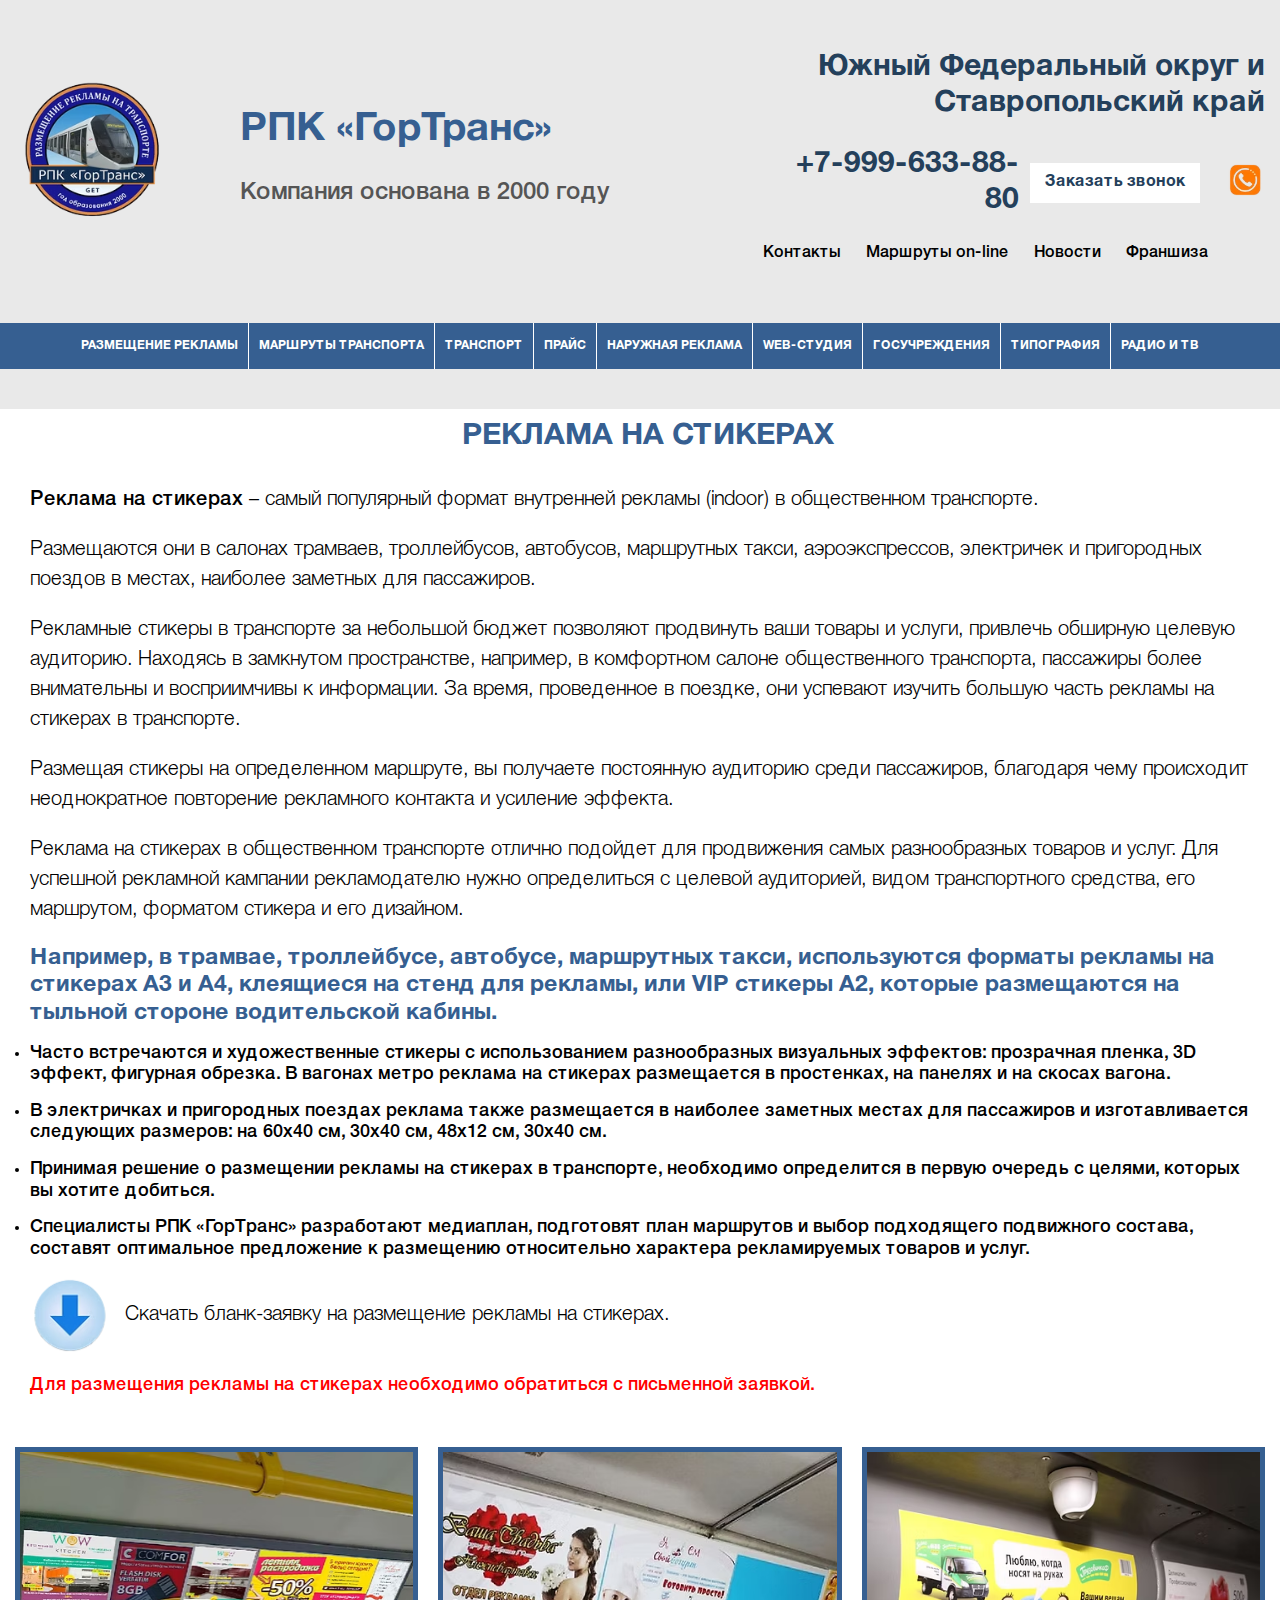
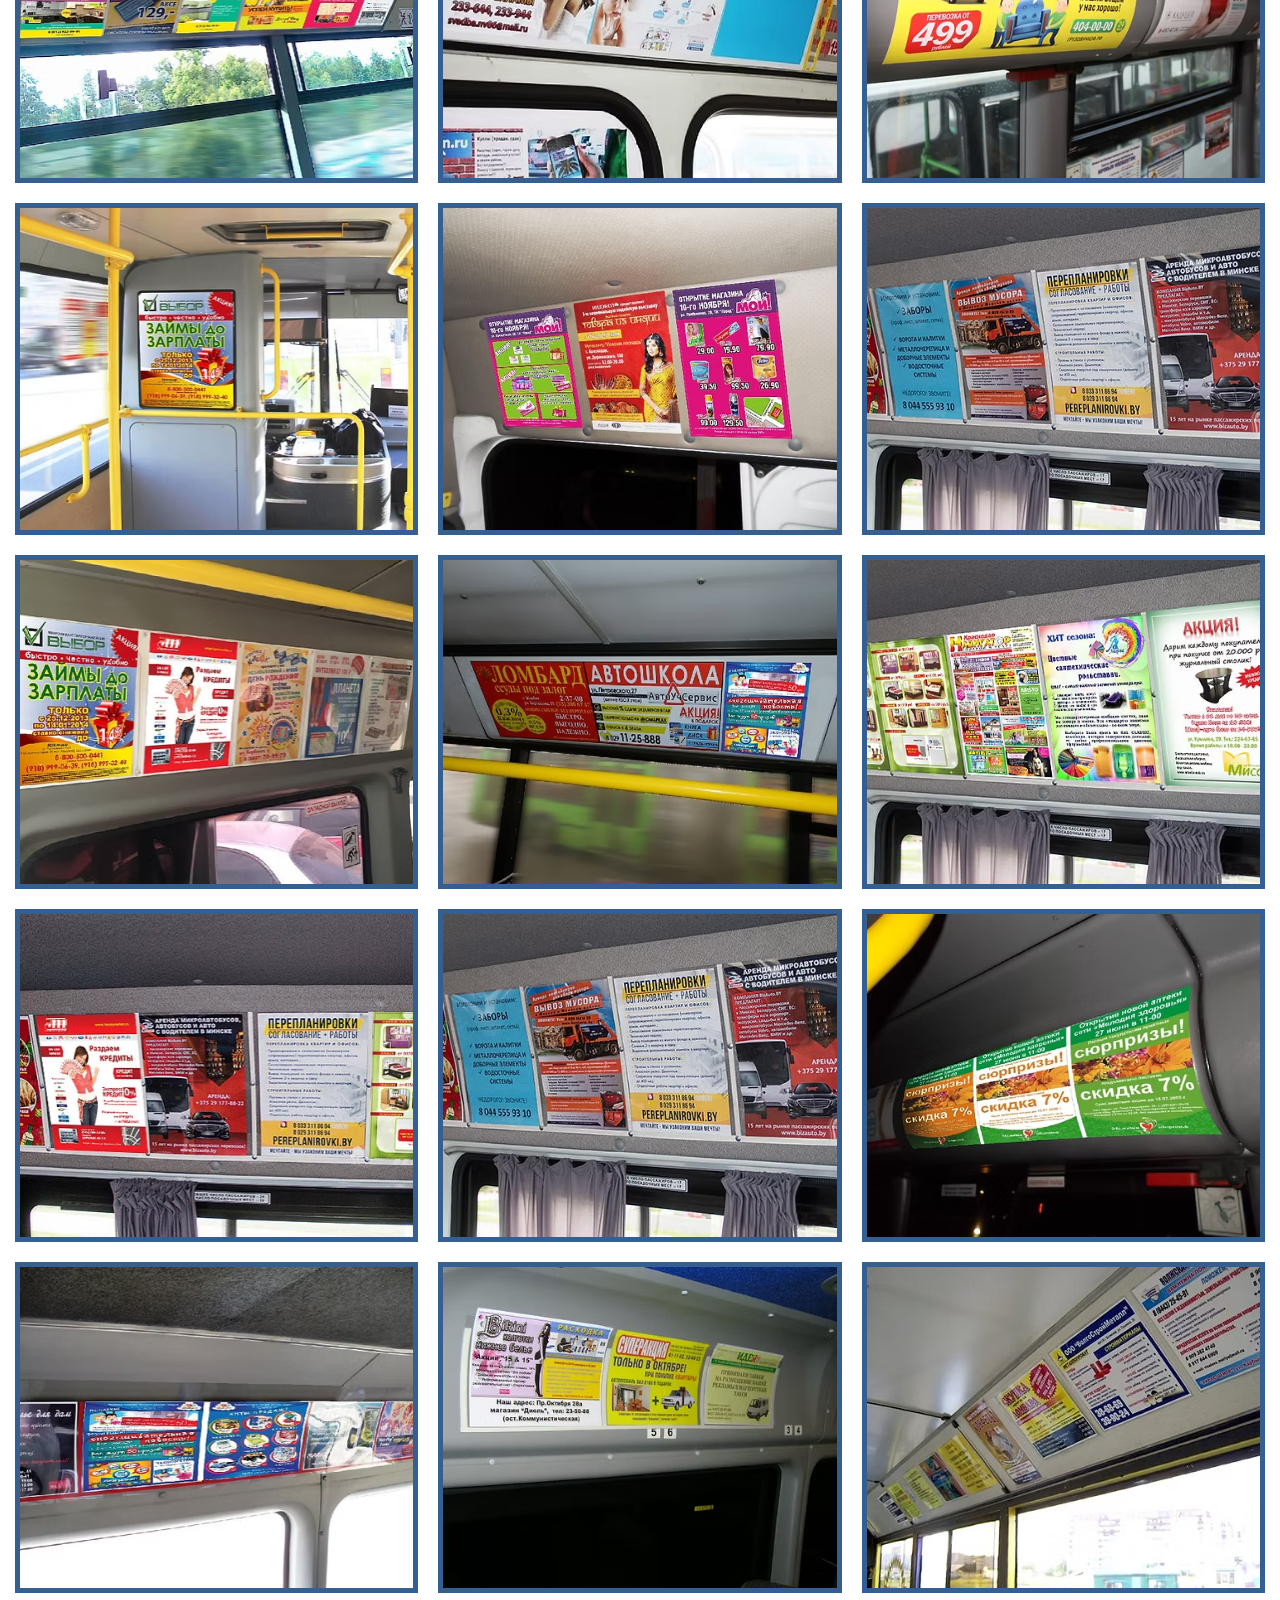
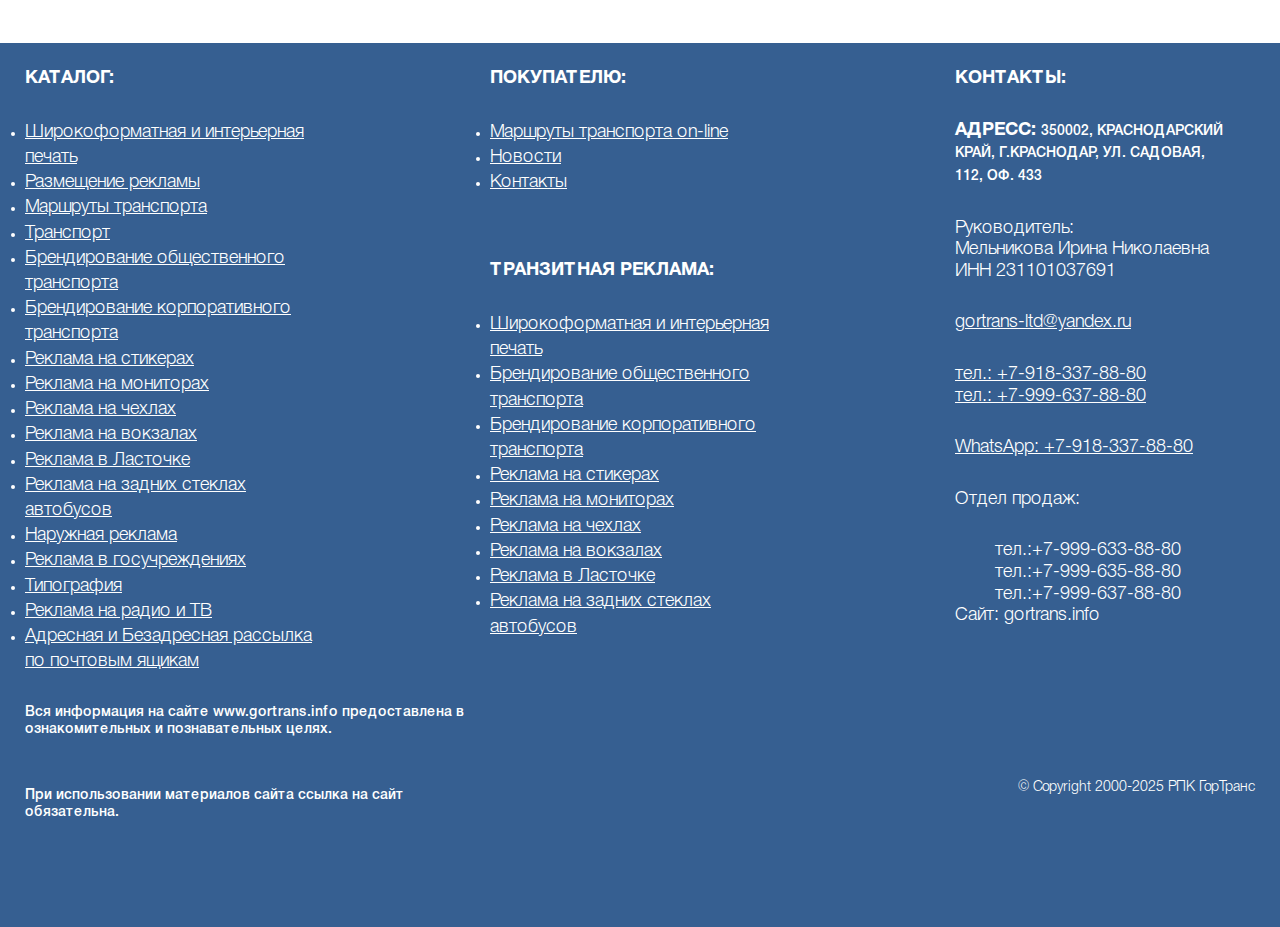
<file: sticers.html>
<!DOCTYPE html>
<html lang="en">
<head>
    <meta charset="UTF-8">
    <meta name="viewport" content="width=device-width, initial-scale=1.0">
    <link rel="stylesheet" href="css/style.min.css">
    <link rel="stylesheet" href="css/baguetteBox.min.css">
    <title>Реклама на Стикерах</title>
</head>
<body>
    <div class="body-container">
        <header class="header">
            <div class="container header-container">
                <div class="header-wrapper">
                    <div class="header-left">
                        <a href="index.html" class="header-logo"> <img src="icon/logo.svg" alt="логотип сайта"></a>
                        <div class="header-text">
                            <h2 class="header-title">РПК «ГорТранс»</h2>
                            <h3 class="header-subtitle">Компания  основана  в 2000 году</h3>
                        </div>
                        <div class="hamburger">
                            <span></span><span></span><span></span>
                        </div>
                        <nav class="hamburger-nav">
                            <ul class="hamburger-nav__list">
                                <li class="hamburger-nav__item"><div class="hamburger-nav__link">Размещение рекламы</div>
                                    <ul class="hamburger-nav__sublist">
                                        <li class="hamburger-nav__subitem"><a href="branding.html" target="_blank" class="hamburger-nav__sublink">Брэндирование транспорта</a></li>
                                        <li class="hamburger-nav__subitem"><a href="monitors.html" target="_blank" class="hamburger-nav__sublink">Реклама на мониторах</a></li>
                                        <li class="hamburger-nav__subitem"><a href="sticers.html" target="_blank" class="hamburger-nav__sublink">Реклама на стикерах</a></li>
                                        <li class="hamburger-nav__subitem"><a href="#" class="hamburger-nav__sublink">Реклама на чехлах</a></li>
                                        <li class="hamburger-nav__subitem"><a href="#" class="hamburger-nav__sublink">Реклама на промобоксах</a></li>
                                        <li class="hamburger-nav__subitem"><a href="#" class="hamburger-nav__sublink">Реклама на проездных билетах</a></li>
                                    </ul>
                                </li>
                                <li class="hamburger-nav__item"><div class="hamburger-nav__link">Маршруты транспорта</div>
                                    <ul class="hamburger-nav__sublist">
                                        <li class="hamburger-nav__subitem"><a href="#" class="hamburger-nav__sublink">Краснодар</a></li>
                                        <li class="hamburger-nav__subitem"><a href="#" class="hamburger-nav__sublink">Республика Адыгея</a></li>
                                        <li class="hamburgernav__subitem"><a href="#"  class="hamburger-nav__sublink">Новороссийск</a></li>
                                        <li class="hamburger-nav__subitem"><a href="#" class="hamburger-nav__sublink">Сочи</a></li>
                                        <li class="hamburger-nav__subitem"><a href="#" class="hamburger-nav__sublink">Армовир</a></li>
                                        <li class="hamburger-nav__subitem"><a href="#" class="hamburger-nav__sublink">РА Адыгея и Майкоп</a></li>
                                        <li class="hamburger-nav__subitem"><a href="#" class="hamburger-nav__sublink">Ростов-на-Дону</a></li>
                                        <li class="hamburger-nav__subitem"><a href="#" class="hamburger-nav__sublink">Ставрополь</a></li>
                                        <li class="hamburger-nav__subitem"><a href="#" class="hamburger-nav__sublink">Волгоград</a></li>
                                        <li class="hamburger-nav__subitem"><a href="#" class="hamburger-nav__sublink">Астрахань</a></li>
                                    </ul>
                                </li>
                                <li class="hamburger-nav__item"><div class="hamburger-nav__link">Транспорт</div>
                                    <ul class="hamburger-nav__sublist  hamburger-nav__small">
                                        <li class="hamburger-nav__subitem"><a href="#" class="hamburger-nav__sublink">Травмваи</a></li>
                                        <li class="hamburger-nav__subitem"><a href="#" class="hamburger-nav__sublink">Автобусы</a></li>
                                        <li class="hamburger-nav__subitem"><a href="#" class="hamburger-nav__sublink">Троллейбусы</a></li>
                                        <li class="hamburger-nav__subitem"><a href="#" class="hamburger-nav__sublink">Маршрутные такси</a></li>
                                        <li class="hamburger-nav__subitem"><a href="#" class="hamburger-nav__sublink">Метротрам</a></li>
                                        <li class="hamburger-nav__subitem"><a href="#" class="hamburger-nav__sublink">Электропоезд "Ласточка"</a></li>
                                    </ul>
                                </li>
                                <li class="hamburger-nav__item"><div class="hamburger-nav__link">Прайс</div>
                                    <ul class="hamburger-nav__sublist  hamburger-nav__big">
                                        <li class="hamburger-nav__subitem"><a href="#" class="hamburger-nav__sublink">Брэндирование общественного транспорта</a></li>
                                        <li class="hamburger-nav__subitem"><a href="#" class="hamburger-nav__sublink">Реклама на чехлах</a></li>
                                        <li class="hamburger-nav__subitem"><a href="#" class="hamburger-nav__sublink">Реклама на стикерах</a></li>
                                        <li class="hamburger-nav__subitem"><a href="#" class="hamburger-nav__sublink">Реклама на задних стеклах автобусов</a></li>
                                        <li class="hamburger-nav__subitem"><a href="#" class="hamburger-nav__sublink">Реклама в "Ласточках"</a></li>
                                        <li class="hamburger-nav__subitem"><a href="#" class="hamburger-nav__sublink">Реклама на "мониторах"</a></li>
                                        <li class="hamburger-nav__subitem"><a href="#" class="hamburger-nav__sublink">Брэндирование корпоративного транспорта</a></li>
                                        <li class="hamburger-nav__subitem"><a href="#" class="hamburger-nav__sublink">Реклама на вокзалах</a></li>
                                    </ul>
                                </li>
                                <li class="hamburger-nav__item"><div class="hamburger-nav__link">Наружная реклама</div>
                                    <ul class="hamburger-nav__sublist">
                                        <li class="hamburger-nav__subitem"><a href="#" class="hamburger-nav__sublink">Билборды 3,0 Х 6,0</a></li>
                                        <li class="hamburger-nav__subitem"><a href="#" class="hamburger-nav__sublink">Ситборды 2,70 Х 3,70</a></li>
                                        <li class="hamburger-nav__subitem"><a href="#" class="hamburger-nav__sublink">Пилоны 1,20 Х 1,80</a></li>
                                        <li class="hamburger-nav__subitem"><a href="#" class="hamburger-nav__sublink">Пилларсы 1,40 Х 3,0</a></li>
                                        <li class="hamburger-nav__subitem"><a href="#" class="hamburger-nav__sublink">Светодиодные экраны</a></li>
                                        <li class="hamburger-nav__subitem"><a href="#" class="hamburger-nav__sublink">Суперсайты</a></li>
                                        <li class="hamburger-nav__subitem"><a href="#" class="hamburgernav__sublink">Брандмауэры</a></li>
                                    </ul>
                                </li>
                                <li class="hamburger-nav__item last-nav"><a href="#" class="hamburger-nav__link">WEB-студия</a></li>
                                <li class="hamburger-nav__item"><div class="hamburger-nav__link">Госучреждения</div>
                                    <ul class="hamburger-nav__sublist hamburger-nav__small">
                                        <li class="hamburger-nav__subitem"><a href="#" class="hamburger-nav__sublink">ФГУП "ПОЧТА РОССИИ" г.Краснодар</a></li>
                                        <li class="hamburger-nav__subitem"><a href="#" class="hamburger-nav__sublink">ФГУП "ПОЧТА РОССИИ" КК</a></li>
                                    </ul>
                                </li>
                                <li class="hamburger-nav__item"><div class="hamburger-nav__link">Типография</div>
                                    <ul class="hamburger-nav__sublist">
                                        <li class="hamburger-nav__subitem"><a href="#" class="hamburger-nav__sublink">ПРАЙС</a></li>
                                        <li class="hamburger-nav__subitem"><a href="#" class="hamburger-nav__sublink">УСЛУГИ ДИЗАЙНЕРА</a></li>
                                        <li class="hamburger-nav__subitem"><a href="#" class="hamburger-nav__sublink">ВИЗИТКИ</a></li>
                                        <li class="hamburger-nav__subitem"><a href="#" class="hamburger-nav__sublink">ЛИСТОВКИ </a></li>
                                        <li class="hamburger-nav__subitem"><a href="#" class="hamburger-nav__sublink">БУКЛЕТЫ</a></li>
                                        <li class="hamburger-nav__subitem"><a href="#" class="hamburger-nav__sublink">НАКЛЕЙКИ</a></li>
                                        <li class="hamburger-nav__subitem"><a href="#" class="hamburger-nav__sublink">ОТКРЫТКИ</a></li>
                                        <li class="hamburger-nav__subitem"><a href="#" class="hamburger-nav__sublink">БЛОКНОТЫ</a></li>

                                        <li class="hamburger-nav__subitem"><a href="#" class="hamburger-nav__sublink">ПЛАКАТЫ</a></li>
                                        <li class="hamburger-nav__subitem"><a href="#" class="hamburger-nav__sublink">ГРАМОТЫ</a></li>
                                        <li class="hamburger-nav__subitem"><a href="#" class="hamburger-nav__sublink">БРОШЮРЫ</a></li>
                                        <li class="hamburger-nav__subitem"><a href="#" class="hamburger-nav__sublink">ПАКЕТЫ</a></li>
                                        <li class="hamburger-nav__subitem"><a href="#" class="hamburger-nav__sublink">ПАПКИ</a></li>
                                        <li class="hamburger-nav__subitem"><a href="#" class="hamburger-nav__sublink">КАРТЫ</a></li>
                                        <li class="hamburger-nav__subitem"><a href="#" class="hamburger-nav__sublink">КАЛЕНДАРИ</a></li>
                                        <li class="hamburger-nav__subitem"><a href="#" class="hamburger-nav__sublink">ЖУРНАЛЫ</a></li>
                                        <li class="hamburger-nav__subitem"><a href="#" class="hamburger-nav__sublink">БЛАНКИ</a></li>
                                        <li class="hamburger-nav__subitem"><a href="#" class="hamburger-nav__sublink">БЛОКИ / КУБАРИКИ</a></li>
                                        <li class="hamburger-nav__subitem"><a href="#" class="hamburger-nav__sublink">БЛАНКИ</a></li>
                                    </ul>
                                </li>
                                <li class="hamburger-nav__item last-nav"><a href="#" class="hamburger-nav__link">Радио и ТВ</a></li>                                
                            </ul>
                        </nav>
                    </div>                    
                    <div class="header-right">
                        <div class="header-right__name">Южный Федеральный округ и Ставропольский край</div>
                        <div class="header-right__box">
                            <a href="tel:79996338880" class="header-right__phone">+7-999-633-88-80</a>
                            <button class="header-right__btn">Заказать звонок</button>
                            <div class="header-right__icon">
                                <img src="icon/phone.svg" alt="телефон">
                            </div>
                        </div>
                        <nav class="header-navs">
                            <ul class="header-list">
                                <li class="header-item"><a href="#" class="header-link">Контакты</a></li>
                                <li class="header-item"><a href="#" class="header-link">Маршруты on-line</a></li>
                                <li class="header-item"><a href="#" class="header-link">Новости</a></li>
                                <li class="header-item"><a href="#" class="header-link">Франшиза</a></li>
                            </ul>
                        </nav>
                    </div>
                </div>
            </div>  
            <div class="header-head">
                <nav class="header-nav">
                    <ul class="header-nav__list">
                        <li class="header-nav__item"><div class="header-nav__link">Размещение рекламы</div>
                            <ul class="header-nav__sublist">
                                <li class="header-nav__subitem"><a href="branding.html" target="_blank" class="header-nav__sublink">Брэндирование транспорта</a></li>
                                <li class="header-nav__subitem"><a href="monitors.html" target="_blank" class="header-nav__sublink">Реклама на мониторах</a></li>
                                <li class="header-nav__subitem"><a href="sticers.html" target="_blank" class="header-nav__sublink">Реклама на стикерах</a></li>
                                <li class="header-nav__subitem"><a href="#" class="header-nav__sublink">Реклама на чехлах</a></li>
                                <li class="header-nav__subitem"><a href="#" class="header-nav__sublink">Реклама на промобоксах</a></li>
                                <li class="header-nav__subitem"><a href="#" class="header-nav__sublink">Реклама на проездных билетах</a></li>
                            </ul>
                        </li>
                        <li class="header-nav__item"><div class="header-nav__link">Маршруты транспорта</div>
                            <ul class="header-nav__sublist">
                                <li class="header-nav__subitem"><a href="#" class="header-nav__sublink">Краснодар</a></li>
                                <li class="header-nav__subitem"><a href="#" class="header-nav__sublink">Республика Адыгея</a></li>
                                <li class="header-nav__subitem"><a href="#" class="header-nav__sublink">Новороссийск</a></li>
                                <li class="header-nav__subitem"><a href="#" class="header-nav__sublink">Сочи</a></li>
                                <li class="header-nav__subitem"><a href="#" class="header-nav__sublink">Армовир</a></li>
                                <li class="header-nav__subitem"><a href="#" class="header-nav__sublink">РА Адыгея и Майкоп</a></li>
                                <li class="header-nav__subitem"><a href="#" class="header-nav__sublink">Ростов-на-Дону</a></li>
                                <li class="header-nav__subitem"><a href="#" class="header-nav__sublink">Ставрополь</a></li>
                                <li class="header-nav__subitem"><a href="#" class="header-nav__sublink">Волгоград</a></li>
                                <li class="header-nav__subitem"><a href="#" class="header-nav__sublink">Астрахань</a></li>
                            </ul>
                        </li>
                        <li class="header-nav__item"><div class="header-nav__link">Транспорт</div>
                            <ul class="header-nav__sublist  header-nav__small">
                                <li class="header-nav__subitem"><a href="#" class="header-nav__sublink">Травмваи</a></li>
                                <li class="header-nav__subitem"><a href="#" class="header-nav__sublink">Автобусы</a></li>
                                <li class="header-nav__subitem"><a href="#" class="header-nav__sublink">Троллейбусы</a></li>
                                <li class="header-nav__subitem"><a href="#" class="header-nav__sublink">Маршрутные такси</a></li>
                                <li class="header-nav__subitem"><a href="#" class="header-nav__sublink">Метротрам</a></li>
                                <li class="header-nav__subitem"><a href="#" class="header-nav__sublink">Электропоезд "Ласточка"</a></li>
                            </ul>
                        </li>
                        <li class="header-nav__item"><div class="header-nav__link">Прайс</div>
                            <ul class="header-nav__sublist  header-nav__big">
                                <li class="header-nav__subitem"><a href="#" class="header-nav__sublink">Брэндирование общественного транспорта</a></li>
                                <li class="header-nav__subitem"><a href="#" class="header-nav__sublink">Реклама на чехлах</a></li>
                                <li class="header-nav__subitem"><a href="#" class="header-nav__sublink">Реклама на стикерах</a></li>
                                <li class="header-nav__subitem"><a href="#" class="header-nav__sublink">Реклама на задних стеклах автобусов</a></li>
                                <li class="header-nav__subitem"><a href="#" class="header-nav__sublink">Реклама в "Ласточках"</a></li>
                                <li class="header-nav__subitem"><a href="#" class="header-nav__sublink">Реклама на "мониторах"</a></li>
                                <li class="header-nav__subitem"><a href="#" class="header-nav__sublink">Брэндирование корпоративного транспорта</a></li>
                                <li class="header-nav__subitem"><a href="#" class="header-nav__sublink">Реклама на вокзалах</a></li>
                            </ul>
                        </li>
                        <li class="header-nav__item"><div class="header-nav__link">Наружная реклама</div>
                            <ul class="header-nav__sublist">
                                <li class="header-nav__subitem"><a href="#" class="header-nav__sublink">Билборды 3,0 Х 6,0</a></li>
                                <li class="header-nav__subitem"><a href="#" class="header-nav__sublink">Ситборды 2,70 Х 3,70</a></li>
                                <li class="header-nav__subitem"><a href="#" class="header-nav__sublink">Пилоны 1,20 Х 1,80</a></li>
                                <li class="header-nav__subitem"><a href="#" class="header-nav__sublink">Пилларсы 1,40 Х 3,0</a></li>
                                <li class="header-nav__subitem"><a href="#" class="header-nav__sublink">Светодиодные экраны</a></li>
                                <li class="header-nav__subitem"><a href="#" class="header-nav__sublink">Суперсайты</a></li>
                                <li class="header-nav__subitem"><a href="#" class="header-nav__sublink">Брандмауэры</a></li>
                            </ul>
                        </li>
                        <li class="header-nav__item"><a href="#" class="header-nav__link">WEB-студия</a></li>
                        <li class="header-nav__item"><div class="header-nav__link">Госучреждения</div>
                            <ul class="header-nav__sublist header-nav__small">
                                <li class="header-nav__subitem"><a href="#" class="header-nav__sublink">ФГУП "ПОЧТА РОССИИ" г.Краснодар</a></li>
                                <li class="header-nav__subitem"><a href="#" class="header-nav__sublink">ФГУП "ПОЧТА РОССИИ" КК</a></li>
                            </ul>
                        </li>
                        <li class="header-nav__item"><div class="header-nav__link">Типография</div>
                            <ul class="header-nav__sublist">
                                <li class="header-nav__subitem"><a href="#" class="header-nav__sublink">ПРАЙС</a></li>
                                <li class="header-nav__subitem"><a href="#" class="header-nav__sublink">УСЛУГИ ДИЗАЙНЕРА</a></li>
                                <li class="header-nav__subitem"><a href="#" class="header-nav__sublink">ВИЗИТКИ</a></li>
                                <li class="header-nav__subitem"><a href="#" class="header-nav__sublink">ЛИСТОВКИ </a></li>
                                <li class="header-nav__subitem"><a href="#" class="header-nav__sublink">БУКЛЕТЫ</a></li>
                                <li class="header-nav__subitem"><a href="#" class="header-nav__sublink">НАКЛЕЙКИ</a></li>
                                <li class="header-nav__subitem"><a href="#" class="header-nav__sublink">ОТКРЫТКИ</a></li>
                                <li class="header-nav__subitem"><a href="#" class="header-nav__sublink">БЛОКНОТЫ</a></li>

                                <li class="header-nav__subitem"><a href="#" class="header-nav__sublink">ПЛАКАТЫ</a></li>
                                <li class="header-nav__subitem"><a href="#" class="header-nav__sublink">ГРАМОТЫ</a></li>
                                <li class="header-nav__subitem"><a href="#" class="header-nav__sublink">БРОШЮРЫ</a></li>
                                <li class="header-nav__subitem"><a href="#" class="header-nav__sublink">ПАКЕТЫ</a></li>
                                <li class="header-nav__subitem"><a href="#" class="header-nav__sublink">ПАПКИ</a></li>
                                <li class="header-nav__subitem"><a href="#" class="header-nav__sublink">КАРТЫ</a></li>
                                <li class="header-nav__subitem"><a href="#" class="header-nav__sublink">КАЛЕНДАРИ</a></li>
                                <li class="header-nav__subitem"><a href="#" class="header-nav__sublink">ЖУРНАЛЫ</a></li>
                                <li class="header-nav__subitem"><a href="#" class="header-nav__sublink">БЛАНКИ</a></li>
                                <li class="header-nav__subitem"><a href="#" class="header-nav__sublink">БЛОКИ / КУБАРИКИ</a></li>
                                <li class="header-nav__subitem"><a href="#" class="header-nav__sublink">БЛАНКИ</a></li>
                            </ul>
                        </li>
                        <li class="header-nav__item last-nav"><div class="header-nav__link">Радио и ТВ</div></li>                    
                    </ul>
                </nav> 
            </div>                    
        </header>
        <main class="content">
            <section class="work">
                <div class="container">
                    <h1 class="work-title">РЕКЛАМА НА СТИКЕРАХ</h1>
                    <div class="work-content">
                        <p class="work-content__descr"><span>Реклама на стикерах </span>– самый популярный формат внутренней рекламы (indoor) в общественном транспорте.</p>
                        <p class="work-content__descr">Размещаются они в салонах трамваев, троллейбусов, автобусов, маршрутных такси, аэроэкспрессов, электричек и пригородных поездов в местах, наиболее заметных для пассажиров.</p>
                        <p class="work-content__descr">Рекламные стикеры в транспорте за небольшой бюджет позволяют продвинуть ваши товары и услуги, привлечь обширную целевую аудиторию.
                        Находясь в замкнутом пространстве, например, в комфортном салоне общественного транспорта, пассажиры более внимательны и восприимчивы к информации. За время, проведенное в поездке, они успевают изучить большую часть рекламы на стикерах в транспорте.</p>
                        <p class="work-content__descr">Размещая стикеры на определенном маршруте, вы получаете постоянную аудиторию среди пассажиров, благодаря чему происходит неоднократное повторение рекламного контакта и усиление эффекта.</p>
                        <p class="work-content__descr">Реклама на стикерах в общественном транспорте отлично подойдет для продвижения самых разнообразных товаров и услуг. Для успешной рекламной кампании рекламодателю нужно определиться с целевой аудиторией, видом транспортного средства, его маршрутом, форматом стикера и его дизайном.</p>
                        <h2 class="work-content__title">Например, в трамвае, троллейбусе, автобусе, маршрутных такси, используются форматы рекламы на стикерах А3 и А4, клеящиеся на стенд для рекламы, или VIP стикеры А2, которые размещаются на тыльной стороне водительской кабины.</h2>
                        <ul class="work-content__list">
                            <li class="work-content__item">Часто встречаются и художественные стикеры с использованием разнообразных визуальных эффектов: прозрачная пленка, 3D эффект, фигурная обрезка. В вагонах метро реклама на стикерах размещается в простенках, на панелях и на скосах вагона. </li>
                            <li class="work-content__item">В электричках и пригородных поездах реклама также размещается в наиболее заметных местах для пассажиров и изготавливается следующих размеров: на 60х40 см, 30х40 см, 48х12 см, 30х40 см.</li>
                            <li class="work-content__item">Принимая решение о размещении рекламы на стикерах в транспорте, необходимо определится в первую очередь с целями, которых вы хотите добиться.</li>     
                            <li class="work-content__item">Специалисты РПК «ГорТранс»  разработают медиаплан, подготовят план маршрутов и выбор подходящего подвижного состава, составят оптимальное предложение к размещению относительно характера рекламируемых товаров и услуг.</li>                         
                        </ul>
                        <div class="work-content__wrapper">
                            <a href="https://drive.google.com/file/d/1wyIsc4BraZYbVXIV6ciWQ3jlWCeLYh28/view" target="_blank"  class="work-content-img">
                                <img src="icon/download.svg" alt="Скачать заявку">
                            </a>
                            <sapn class="work-content__download">Скачать бланк-заявку на размещение рекламы на стикерах.</sapn>
                        </div>
                        <span class="work-content__warning">Для размещения рекламы на стикерах необходимо обратиться с письменной заявкой.</span>
                    </div>
                </div>
            </section>
            <section class="galerey">
                <div class="container">
                    <div class="galerey-buget">
                        <a href="img/sticers/st01.png" data-caption="Реклама на стикерах" class="galerey-buget__img">
                            <img src="img/sticers/st01.png" alt="Реклама на стикерах">
                        </a>
                        <a href="img/sticers/st02.png" data-caption="Реклама на стикерах" class="galerey-buget__img">
                            <img src="img/sticers/st02.png" alt="Реклама на стикерах">
                        </a>
                        <a href="img/sticers/st03.png" data-caption="Реклама на стикерах" class="galerey-buget__img">
                            <img src="img/sticers/st03.png" alt="Реклама на стикерах">
                        </a>
                        <a href="img/sticers/st04.png" data-caption="Реклама на стикерах" class="galerey-buget__img">
                            <img src="img/sticers/st04.png" alt="Реклама на стикерах">
                        </a>
                        <a href="img/sticers/st05.png" data-caption="Реклама на стикерах" class="galerey-buget__img">
                            <img src="img/sticers/st05.png" alt="Реклама на стикерах">
                        </a>
                        <a href="img/sticers/st06.png" data-caption="Реклама на стикерах" class="galerey-buget__img">
                            <img src="img/sticers/st06.png" alt="Реклама на стикерах">
                        </a>
                        <a href="img/sticers/st07.png" data-caption="Реклама на стикерах" class="galerey-buget__img">
                            <img src="img/sticers/st07.png" alt="Реклама на стикерах">
                        </a>
                        <a href="img/sticers/st08.png" data-caption="Реклама на стикерах" class="galerey-buget__img">
                            <img src="img/sticers/st08.png" alt="Реклама на стикерах">
                        </a>
                        <a href="img/sticers/st09.png" data-caption="Реклама на стикерах" class="galerey-buget__img">
                            <img src="img/sticers/st09.png" alt="Реклама на стикерах">
                        </a>
                        <a href="img/sticers/st10.png" data-caption="Реклама на стикерах" class="galerey-buget__img">
                            <img src="img/sticers/st10.png" alt="Реклама на стикерах">
                        </a>
                        <a href="img/sticers/st11.png" data-caption="Реклама на стикерах" class="galerey-buget__img">
                            <img src="img/sticers/st11.png" alt="Реклама на стикерах">
                        </a>
                        <a href="img/sticers/st12.png" data-caption="Реклама на стикерах" class="galerey-buget__img">
                            <img src="img/sticers/st12.png" alt="Реклама на стикерах">
                        </a>
                        <a href="img/sticers/st13.png" data-caption="Реклама на стикерах" class="galerey-buget__img">
                            <img src="img/sticers/st13.png" alt="Реклама на стикерах">
                        </a>
                        <a href="img/sticers/st14.png" data-caption="Реклама на стикерах" class="galerey-buget__img">
                            <img src="img/sticers/st14.png" alt="Реклама на стикерах">
                        </a>
                        <a href="img/sticers/st15.png" data-caption="Реклама на стикерах" class="galerey-buget__img">
                            <img src="img/sticers/st15.png" alt="Реклама на стикерах">
                        </a>
                    </div>
                </div>
            </section>
        </main>
        <footer class="footer">
            <div class="container">
                <div class="footer-wrapper">
                    <div class="footer-left">
                        <h3 class="footer-left__title">Каталог:</h3>
                        <ul class="footer-left__list footer-list">
                            <li class="footer-list__item"><a href="#" class="footer-list__link">Широкоформатная и интерьерная печать</a></li>
                            <li class="footer-list__item"><a href="#" class="footer-list__link">Размещение рекламы</a></li>
                            <li class="footer-list__item"><a href="#" class="footer-list__link">Маршруты транспорта</a></li>
                            <li class="footer-list__item"><a href="#" class="footer-list__link">Транспорт</a></li>
                            <li class="footer-list__item"><a href="#" class="footer-list__link">Брендирование общественного транспорта</a></li>
                            <li class="footer-list__item"><a href="#" class="footer-list__link">Брендирование корпоративного транспорта</a></li>
                            <li class="footer-list__item"><a href="#" class="footer-list__link">Реклама на стикерах</a></li>
                            <li class="footer-list__item"><a href="#" class="footer-list__link">Реклама на мониторах</a></li>
                            <li class="footer-list__item"><a href="#" class="footer-list__link">Реклама на чехлах</a></li>
                            <li class="footer-list__item"><a href="#" class="footer-list__link">Реклама на вокзалах</a></li>
                            <li class="footer-list__item"><a href="#" class="footer-list__link">Реклама в Ласточке</a></li>
                            <li class="footer-list__item"><a href="#" class="footer-list__link">Реклама на задних стеклах автобусов</a></li>
                            <li class="footer-list__item"><a href="#" class="footer-list__link">Наружная реклама</a></li>
                            <li class="footer-list__item"><a href="#" class="footer-list__link">Реклама в госучреждениях</a></li>
                            <li class="footer-list__item"><a href="#" class="footer-list__link">Типография</a></li>
                            <li class="footer-list__item"><a href="#" class="footer-list__link">Реклама на радио и ТВ</a></li>
                            <li class="footer-list__item"><a href="#" class="footer-list__link">Адресная и Безадресная рассылка по почтовым ящикам</a></li>
                        </ul>
                    </div>
                    <div class="footer-center">
                        <div class="footer-center__box">
                            <h3 class="footer-center__title">ПОКУПАТЕЛЮ:</h3>
                            <ul class="footer-left__list footer-list">
                                <li class="footer-list__item"><a href="#" class="footer-list__link">Маршруты транспорта on-line</a></li>
                                <li class="footer-list__item"><a href="#" class="footer-list__link">Новости</a></li>
                                <li class="footer-list__item"><a href="#" class="footer-list__link">Контакты</a></li>      
                            </ul>
                        </div>
                        <div class="footer-center__box">
                            <h3 class="footer-center__title">ТРАНЗИТНАЯ РЕКЛАМА:</h3>
                            <ul class="footer-left__list footer-list">
                                <li class="footer-list__item"><a href="#" class="footer-list__link">Широкоформатная и интерьерная печать</a></li>
                                <li class="footer-list__item"><a href="#" class="footer-list__link">Брендирование общественного транспорта</a></li>
                                <li class="footer-list__item"><a href="#" class="footer-list__link">Брендирование корпоративного транспорта</a></li> 
                                <li class="footer-list__item"><a href="#" class="footer-list__link">Реклама на стикерах</a></li>
                                <li class="footer-list__item"><a href="#" class="footer-list__link">Реклама на мониторах</a></li>
                                <li class="footer-list__item"><a href="#" class="footer-list__link">Реклама на чехлах</a></li>  
                                <li class="footer-list__item"><a href="#" class="footer-list__link">Реклама на вокзалах</a></li>
                                <li class="footer-list__item"><a href="#" class="footer-list__link">Реклама в Ласточке</a></li>
                                <li class="footer-list__item"><a href="#" class="footer-list__link">Реклама на задних стеклах автобусов</a></li>
                            </ul>
                        </div>                        
                    </div>
                    <div class="footer-right">
                        <h3 class="footer-right__title">КОНТАКТЫ:</h3>
                        <div class="footer-right__box">
                            <div class="footer-right__adress footer-adress">
                                <h4 class="footer-adress__title">Адресс: <span>350002, Краснодарский край, г.Краснодар, ул. Садовая, 112, оф. 433</span></h4>
                            </div>
                            <div class="footer-right__director footer-director">
                                <h4 class="footer-director__title">Руководитель: <br> Мельникова Ирина Николаевна ИНН 231101037691</h4>
                            </div>
                            <a href="gortrans-ltd@yandex.ru" target="_blank" class="footer-right__email footer-email">gortrans-ltd@yandex.ru</a>
                            <a href="tel:79183378880" class="footer-tel">тел.:  +7-918-337-88-80</a>
                            <a href="tel:79996378880" class="footer-tel">тел.:  +7-999-637-88-80</a>
                            <a href="https://wa.me/79183378880" class="footer-whatsap">WhatsApp: +7-918-337-88-80</a>
                            <div class="footer-sales">
                                <h3 class="footer-sales__title">Отдел продаж:</h3>
                                <a href="tel:79996338880" class="footer-sales__link">тел.:+7-999-633-88-80</a>    
                                <a href="tel:79996358880" class="footer-sales__link">тел.:+7-999-635-88-80</a>   
                                <a href="tel:79996378880" class="footer-sales__link">тел.:+7-999-637-88-80</a>   
                            </div>
                            <div class="footer-syte">Сайт: gortrans.info</div>
                        </div>
                    </div>
                </div>
                <div class="footer-box">
                    <div class="footer-warning">
                        <span>Вся информация на сайте www.gortrans.info предоставлена в ознакомительных и познавательных целях. </span>
                        <span>При использовании материалов сайта ссылка на сайт обязательна.</span>                               
                    </div>
                    <div class="footer-copy">
                        © Copyright 2000-2025 РПК ГорТранс
                    </div>
                </div>
            </div>
        </footer>
    </div>
    <script src="js/baguetteBox.min.js"></script>
    <script src="js/script.js"></script>
</body>
</html>
</file>
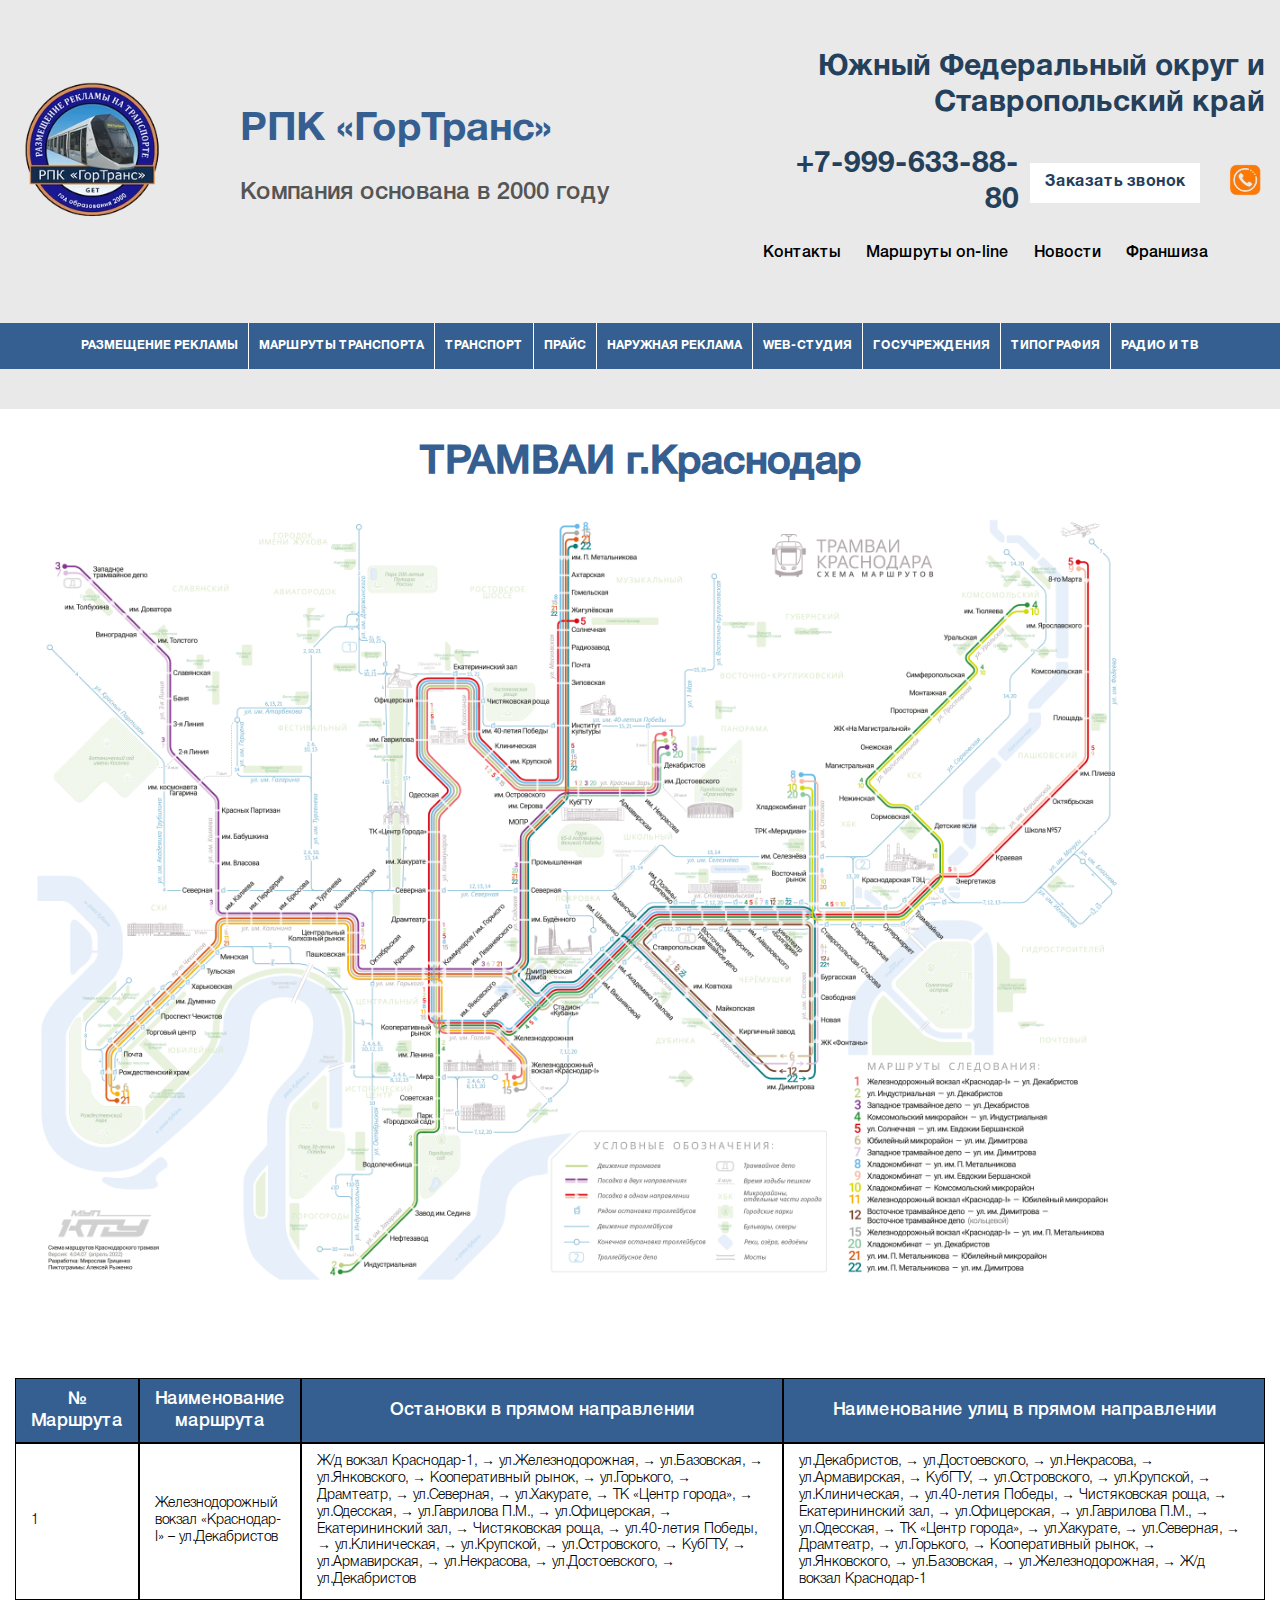
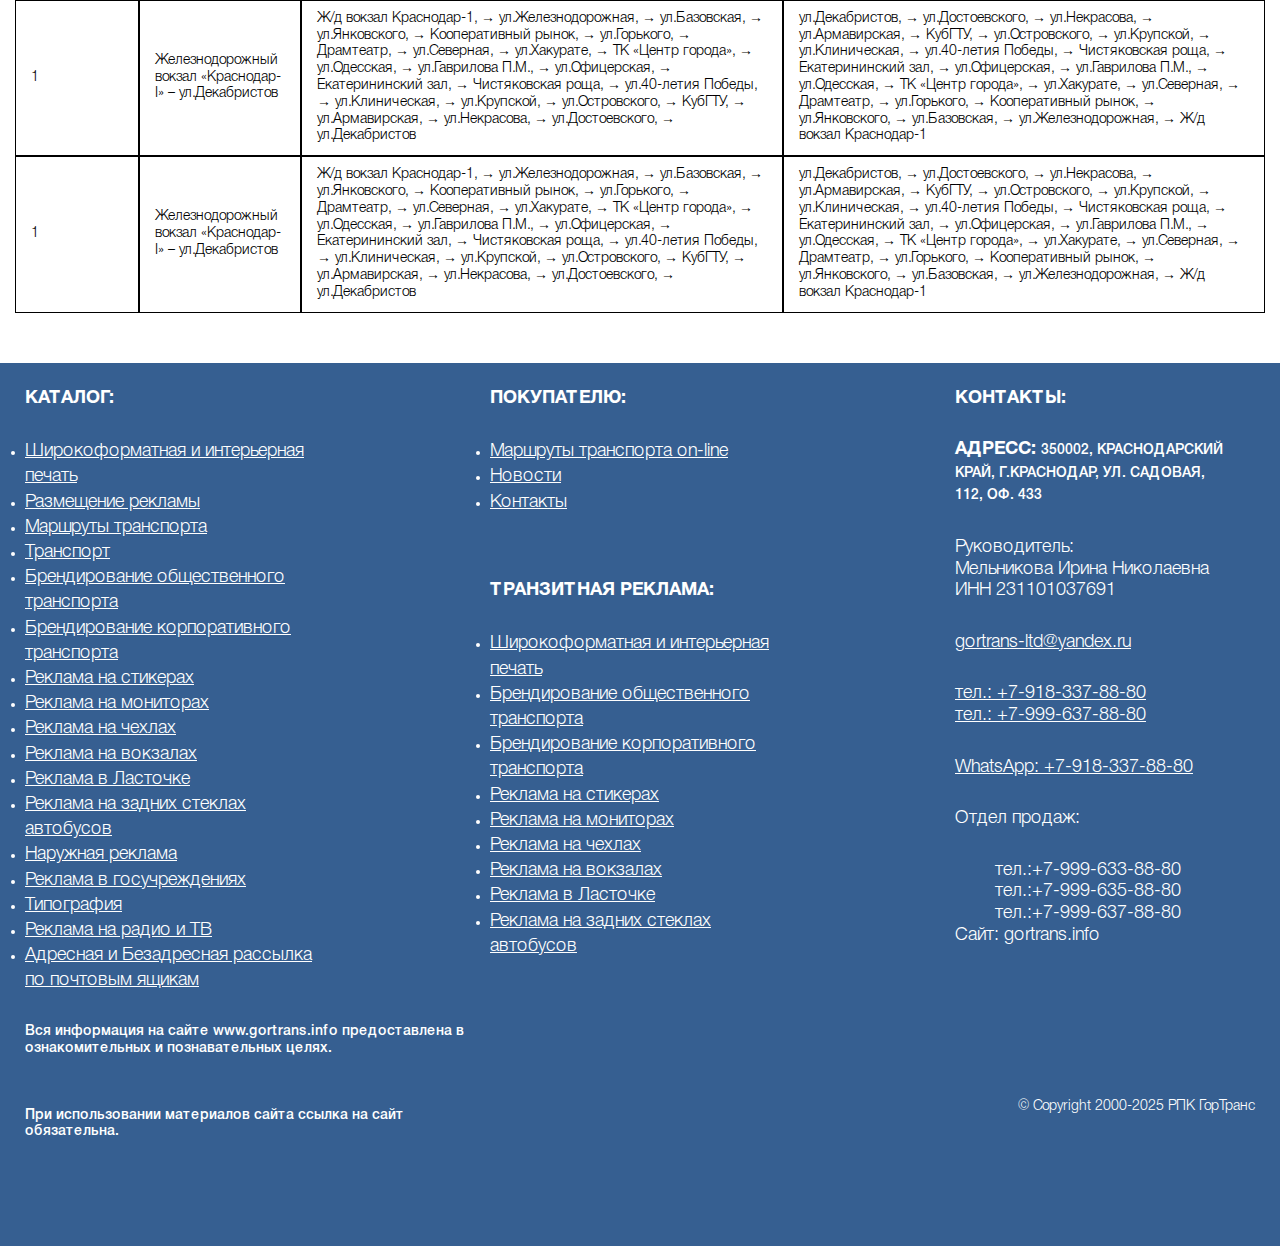
<file: tram.html>
<!DOCTYPE html>
<html lang="ru">
<head>
    <meta charset="UTF-8">
    <meta name="viewport" content="width=device-width, initial-scale=1.0">
    <link rel="stylesheet" href="css/style.min.css">
    <title>ТРАМВАИ г.Краснодар</title>
</head>
<body>
    <div class="body-container">
         <div class="modal hide">
            <div class="modal-dialog">
                <div class="modal-content">
                    <div class="modal-head">
                        <h2 class="modal-title">Оставьте заявку и мы свяжемся с вами</h2>
                        <div class="modal-close"></div>
                    </div>
                    <form class="modal-form" id="form">
                        <label class="modal-label">
                            <input type="text" class="modal-input" name="modal-name" autocomplete="name" id="name" placeholder="Ваше имя" required>
                        </label>
                        <label class="modal-label">
                            <input type="tel" class="modal-input" name="modal-tel" autocomplete="tel" id="tel" placeholder="Ваш телефон" required>
                        </label>
                        <button class="modal-btn btn">Отправить</button>
                        <div class="modal-footer">
                            <input type="checkbox" id="checkbox" name="checkbox" class="modal-check" required>
                            <span class="modal-warning">Нажимая кнопку отправить вы соглашаетесь с <a href="#">Политикой конфиденциальности</a></span>
                        </div>
                    </form>
                </div>
            </div>
        </div>
        <header class="header">
            <div class="container header-container">
                <div class="header-wrapper">
                    <div class="header-left">
                        <a href="index.html" class="header-logo"> <img src="icon/logo.svg" alt="логотип сайта"></a>
                        <div class="header-text">
                            <h2 class="header-title">РПК «ГорТранс»</h2>
                            <h3 class="header-subtitle">Компания  основана  в 2000 году</h3>
                        </div>
                        <div class="hamburger">
                            <span></span><span></span><span></span>
                        </div>
                        <nav class="hamburger-nav">
                            <ul class="hamburger-nav__list">
                                <li class="hamburger-nav__item"><div class="hamburger-nav__link">Размещение рекламы</div>
                                    <ul class="hamburger-nav__sublist">
                                        <li class="hamburger-nav__subitem"><a href="branding.html" target="_blank" class="hamburger-nav__sublink">Брэндирование транспорта</a></li>
                                        <li class="hamburger-nav__subitem"><a href="monitors.html" target="_blank" class="hamburger-nav__sublink">Реклама на мониторах</a></li>
                                        <li class="hamburger-nav__subitem"><a href="sticers.html" target="_blank" class="hamburger-nav__sublink">Реклама на стикерах</a></li>
                                        <li class="hamburger-nav__subitem"><a href="#" class="hamburger-nav__sublink">Реклама на чехлах</a></li>
                                        <li class="hamburger-nav__subitem"><a href="#" class="hamburger-nav__sublink">Реклама на промобоксах</a></li>
                                        <li class="hamburger-nav__subitem"><a href="#" class="hamburger-nav__sublink">Реклама на проездных билетах</a></li>
                                    </ul>
                                </li>
                                <li class="hamburger-nav__item"><div class="hamburger-nav__link">Маршруты транспорта</div>
                                    <ul class="hamburger-nav__sublist">
                                        <li class="hamburger-nav__subitem"><a href="#" class="hamburger-nav__sublink">Краснодар</a></li>
                                        <li class="hamburger-nav__subitem"><a href="#" class="hamburger-nav__sublink">Республика Адыгея</a></li>
                                        <li class="hamburgernav__subitem"><a  href="#"  class="hamburger-nav__sublink">Новороссийск</a></li>
                                        <li class="hamburger-nav__subitem"><a href="#" class="hamburger-nav__sublink">Сочи</a></li>
                                        <li class="hamburger-nav__subitem"><a href="#" class="hamburger-nav__sublink">Армовир</a></li>
                                        <li class="hamburger-nav__subitem"><a href="#" class="hamburger-nav__sublink">РА Адыгея и Майкоп</a></li>
                                        <li class="hamburger-nav__subitem"><a href="#" class="hamburger-nav__sublink">Ростов-на-Дону</a></li>
                                        <li class="hamburger-nav__subitem"><a href="#" class="hamburger-nav__sublink">Ставрополь</a></li>
                                        <li class="hamburger-nav__subitem"><a href="#" class="hamburger-nav__sublink">Волгоград</a></li>
                                        <li class="hamburger-nav__subitem"><a href="#" class="hamburger-nav__sublink">Астрахань</a></li>
                                    </ul>
                                </li>
                                <li class="hamburger-nav__item"><div class="hamburger-nav__link">Транспорт</div>
                                    <ul class="hamburger-nav__sublist  hamburger-nav__small">
                                        <li class="hamburger-nav__subitem"><a href="#" class="hamburger-nav__sublink">Травмваи</a></li>
                                        <li class="hamburger-nav__subitem"><a href="#" class="hamburger-nav__sublink">Автобусы</a></li>
                                        <li class="hamburger-nav__subitem"><a href="#" class="hamburger-nav__sublink">Троллейбусы</a></li>
                                        <li class="hamburger-nav__subitem"><a href="#" class="hamburger-nav__sublink">Маршрутные такси</a></li>
                                        <li class="hamburger-nav__subitem"><a href="#" class="hamburger-nav__sublink">Метротрам</a></li>
                                        <li class="hamburger-nav__subitem"><a href="#" class="hamburger-nav__sublink">Электропоезд "Ласточка"</a></li>
                                    </ul>
                                </li>
                                <li class="hamburger-nav__item"><div class="hamburger-nav__link">Прайс</div>
                                    <ul class="hamburger-nav__sublist  hamburger-nav__big">
                                        <li class="hamburger-nav__subitem"><a href="#" class="hamburger-nav__sublink">Брэндирование общественного транспорта</a></li>
                                        <li class="hamburger-nav__subitem"><a href="#" class="hamburger-nav__sublink">Реклама на чехлах</a></li>
                                        <li class="hamburger-nav__subitem"><a href="#" class="hamburger-nav__sublink">Реклама на стикерах</a></li>
                                        <li class="hamburger-nav__subitem"><a href="#" class="hamburger-nav__sublink">Реклама на задних стеклах автобусов</a></li>
                                        <li class="hamburger-nav__subitem"><a href="#" class="hamburger-nav__sublink">Реклама в "Ласточках"</a></li>
                                        <li class="hamburger-nav__subitem"><a href="#" class="hamburger-nav__sublink">Реклама на "мониторах"</a></li>
                                        <li class="hamburger-nav__subitem"><a href="#" class="hamburger-nav__sublink">Брэндирование корпоративного транспорта</a></li>
                                        <li class="hamburger-nav__subitem"><a href="#" class="hamburger-nav__sublink">Реклама на вокзалах</a></li>
                                    </ul>
                                </li>
                                <li class="hamburger-nav__item"><div class="hamburger-nav__link">Наружная реклама</div>
                                    <ul class="hamburger-nav__sublist">
                                        <li class="hamburger-nav__subitem"><a href="#" class="hamburger-nav__sublink">Билборды 3,0 Х 6,0</a></li>
                                        <li class="hamburger-nav__subitem"><a href="#" class="hamburger-nav__sublink">Ситборды 2,70 Х 3,70</a></li>
                                        <li class="hamburger-nav__subitem"><a href="#" class="hamburger-nav__sublink">Пилоны 1,20 Х 1,80</a></li>
                                        <li class="hamburger-nav__subitem"><a href="#" class="hamburger-nav__sublink">Пилларсы 1,40 Х 3,0</a></li>
                                        <li class="hamburger-nav__subitem"><a href="#" class="hamburger-nav__sublink">Светодиодные экраны</a></li>
                                        <li class="hamburger-nav__subitem"><a href="#" class="hamburger-nav__sublink">Суперсайты</a></li>
                                        <li class="hamburger-nav__subitem"><a href="#" class="hamburgernav__sublink">Брандмауэры</a></li>
                                    </ul>
                                </li>
                                <li class="hamburger-nav__item last-nav"><a href="#" class="hamburger-nav__link">WEB-студия</a></li>
                                <li class="hamburger-nav__item"><div class="hamburger-nav__link">Госучреждения</div>
                                    <ul class="hamburger-nav__sublist hamburger-nav__small">
                                        <li class="hamburger-nav__subitem"><a href="#" class="hamburger-nav__sublink">ФГУП "ПОЧТА РОССИИ" г.Краснодар</a></li>
                                        <li class="hamburger-nav__subitem"><a href="#" class="hamburger-nav__sublink">ФГУП "ПОЧТА РОССИИ" КК</a></li>
                                    </ul>
                                </li>
                                <li class="hamburger-nav__item"><div class="hamburger-nav__link">Типография</div>
                                    <ul class="hamburger-nav__sublist">
                                        <li class="hamburger-nav__subitem"><a href="#" class="hamburger-nav__sublink">ПРАЙС</a></li>
                                        <li class="hamburger-nav__subitem"><a href="#" class="hamburger-nav__sublink">УСЛУГИ ДИЗАЙНЕРА</a></li>
                                        <li class="hamburger-nav__subitem"><a href="#" class="hamburger-nav__sublink">ВИЗИТКИ</a></li>
                                        <li class="hamburger-nav__subitem"><a href="#" class="hamburger-nav__sublink">ЛИСТОВКИ </a></li>
                                        <li class="hamburger-nav__subitem"><a href="#" class="hamburger-nav__sublink">БУКЛЕТЫ</a></li>
                                        <li class="hamburger-nav__subitem"><a href="#" class="hamburger-nav__sublink">НАКЛЕЙКИ</a></li>
                                        <li class="hamburger-nav__subitem"><a href="#" class="hamburger-nav__sublink">ОТКРЫТКИ</a></li>
                                        <li class="hamburger-nav__subitem"><a href="#" class="hamburger-nav__sublink">БЛОКНОТЫ</a></li>

                                        <li class="hamburger-nav__subitem"><a href="#" class="hamburger-nav__sublink">ПЛАКАТЫ</a></li>
                                        <li class="hamburger-nav__subitem"><a href="#" class="hamburger-nav__sublink">ГРАМОТЫ</a></li>
                                        <li class="hamburger-nav__subitem"><a href="#" class="hamburger-nav__sublink">БРОШЮРЫ</a></li>
                                        <li class="hamburger-nav__subitem"><a href="#" class="hamburger-nav__sublink">ПАКЕТЫ</a></li>
                                        <li class="hamburger-nav__subitem"><a href="#" class="hamburger-nav__sublink">ПАПКИ</a></li>
                                        <li class="hamburger-nav__subitem"><a href="#" class="hamburger-nav__sublink">КАРТЫ</a></li>
                                        <li class="hamburger-nav__subitem"><a href="#" class="hamburger-nav__sublink">КАЛЕНДАРИ</a></li>
                                        <li class="hamburger-nav__subitem"><a href="#" class="hamburger-nav__sublink">ЖУРНАЛЫ</a></li>
                                        <li class="hamburger-nav__subitem"><a href="#" class="hamburger-nav__sublink">БЛАНКИ</a></li>
                                        <li class="hamburger-nav__subitem"><a href="#" class="hamburger-nav__sublink">БЛОКИ / КУБАРИКИ</a></li>
                                        <li class="hamburger-nav__subitem"><a href="#" class="hamburger-nav__sublink">БЛАНКИ</a></li>
                                    </ul>
                                </li>
                                <li class="hamburger-nav__item last-nav"><a href="#" class="hamburger-nav__link">Радио и ТВ</a></li>                                
                            </ul>
                        </nav>
                    </div>
                    
                    <div class="header-right">
                        <div class="header-right__name">Южный Федеральный округ и Ставропольский край</div>
                        <div class="header-right__box">
                            <a href="tel:79996338880" class="header-right__phone">+7-999-633-88-80</a>
                            <button data-modal class="header-right__btn">Заказать звонок</button>
                            <div class="header-right__icon">
                                <img src="icon/phone.svg" alt="телефон">
                            </div>
                        </div>
                        <nav class="header-navs">
                            <ul class="header-list">
                                <li class="header-item"><a href="#" class="header-link">Контакты</a></li>
                                <li class="header-item"><a href="#" class="header-link">Маршруты on-line</a></li>
                                <li class="header-item"><a href="#" class="header-link">Новости</a></li>
                                <li class="header-item"><a href="#" class="header-link">Франшиза</a></li>
                            </ul>
                        </nav>
                    </div>
                </div>
            </div>  
            <div class="header-head">
                <nav class="header-nav">
                    <ul class="header-nav__list">
                        <li class="header-nav__item"><div class="header-nav__link">Размещение рекламы</div>
                            <ul class="header-nav__sublist">
                                <li class="header-nav__subitem"><a href="branding.html" target="_blank" class="header-nav__sublink">Брэндирование транспорта</a></li>
                                <li class="header-nav__subitem"><a href="monitors.html" target="_blank" class="header-nav__sublink">Реклама на мониторах</a></li>
                                <li class="header-nav__subitem"><a href="sticers.html"  target="_blank"  class="header-nav__sublink">Реклама на стикерах</a></li>
                                <li class="header-nav__subitem"><a href="#" class="header-nav__sublink">Реклама на чехлах</a></li>
                                <li class="header-nav__subitem"><a href="#" class="header-nav__sublink">Реклама на промобоксах</a></li>
                                <li class="header-nav__subitem"><a href="#" class="header-nav__sublink">Реклама на проездных билетах</a></li>
                            </ul>
                        </li>
                        <li class="header-nav__item"><div class="header-nav__link">Маршруты транспорта</div>
                            <ul class="header-nav__sublist">
                                <li class="header-nav__subitem"><a href="#" class="header-nav__sublink">Краснодар</a></li>
                                <li class="header-nav__subitem"><a href="#" class="header-nav__sublink">Республика Адыгея</a></li>
                                <li class="header-nav__subitem"><a href="#" class="header-nav__sublink">Новороссийск</a></li>
                                <li class="header-nav__subitem"><a href="#" class="header-nav__sublink">Сочи</a></li>
                                <li class="header-nav__subitem"><a href="#" class="header-nav__sublink">Армовир</a></li>
                                <li class="header-nav__subitem"><a href="#" class="header-nav__sublink">РА Адыгея и Майкоп</a></li>
                                <li class="header-nav__subitem"><a href="#" class="header-nav__sublink">Ростов-на-Дону</a></li>
                                <li class="header-nav__subitem"><a href="#" class="header-nav__sublink">Ставрополь</a></li>
                                <li class="header-nav__subitem"><a href="#" class="header-nav__sublink">Волгоград</a></li>
                                <li class="header-nav__subitem"><a href="#" class="header-nav__sublink">Астрахань</a></li>
                            </ul>
                        </li>
                        <li class="header-nav__item"><div class="header-nav__link">Транспорт</div>
                            <ul class="header-nav__sublist  header-nav__small">
                                <li class="header-nav__subitem"><a href="#" class="header-nav__sublink">Травмваи</a></li>
                                <li class="header-nav__subitem"><a href="#" class="header-nav__sublink">Автобусы</a></li>
                                <li class="header-nav__subitem"><a href="#" class="header-nav__sublink">Троллейбусы</a></li>
                                <li class="header-nav__subitem"><a href="#" class="header-nav__sublink">Маршрутные такси</a></li>
                                <li class="header-nav__subitem"><a href="#" class="header-nav__sublink">Метротрам</a></li>
                                <li class="header-nav__subitem"><a href="#" class="header-nav__sublink">Электропоезд "Ласточка"</a></li>
                            </ul>
                        </li>
                        <li class="header-nav__item"><div class="header-nav__link">Прайс</div>
                            <ul class="header-nav__sublist  header-nav__big">
                                <li class="header-nav__subitem"><a href="#" class="header-nav__sublink">Брэндирование общественного транспорта</a></li>
                                <li class="header-nav__subitem"><a href="#" class="header-nav__sublink">Реклама на чехлах</a></li>
                                <li class="header-nav__subitem"><a href="#" class="header-nav__sublink">Реклама на стикерах</a></li>
                                <li class="header-nav__subitem"><a href="#" class="header-nav__sublink">Реклама на задних стеклах автобусов</a></li>
                                <li class="header-nav__subitem"><a href="#" class="header-nav__sublink">Реклама в "Ласточках"</a></li>
                                <li class="header-nav__subitem"><a href="#" class="header-nav__sublink">Реклама на "мониторах"</a></li>
                                <li class="header-nav__subitem"><a href="#" class="header-nav__sublink">Брэндирование корпоративного транспорта</a></li>
                                <li class="header-nav__subitem"><a href="#" class="header-nav__sublink">Реклама на вокзалах</a></li>
                            </ul>
                        </li>
                        <li class="header-nav__item"><div class="header-nav__link">Наружная реклама</div>
                            <ul class="header-nav__sublist">
                                <li class="header-nav__subitem"><a href="#" class="header-nav__sublink">Билборды 3,0 Х 6,0</a></li>
                                <li class="header-nav__subitem"><a href="#" class="header-nav__sublink">Ситборды 2,70 Х 3,70</a></li>
                                <li class="header-nav__subitem"><a href="#" class="header-nav__sublink">Пилоны 1,20 Х 1,80</a></li>
                                <li class="header-nav__subitem"><a href="#" class="header-nav__sublink">Пилларсы 1,40 Х 3,0</a></li>
                                <li class="header-nav__subitem"><a href="#" class="header-nav__sublink">Светодиодные экраны</a></li>
                                <li class="header-nav__subitem"><a href="#" class="header-nav__sublink">Суперсайты</a></li>
                                <li class="header-nav__subitem"><a href="#" class="header-nav__sublink">Брандмауэры</a></li>
                            </ul>
                        </li>
                        <li class="header-nav__item"><a href="#" class="header-nav__link">WEB-студия</a></li>
                        <li class="header-nav__item"><div class="header-nav__link">Госучреждения</div>
                            <ul class="header-nav__sublist header-nav__small">
                                <li class="header-nav__subitem"><a href="#" class="header-nav__sublink">ФГУП "ПОЧТА РОССИИ" г.Краснодар</a></li>
                                <li class="header-nav__subitem"><a href="#" class="header-nav__sublink">ФГУП "ПОЧТА РОССИИ" КК</a></li>
                            </ul>
                        </li>
                        <li class="header-nav__item"><div class="header-nav__link">Типография</div>
                            <ul class="header-nav__sublist">
                                <li class="header-nav__subitem"><a href="#" class="header-nav__sublink">ПРАЙС</a></li>
                                <li class="header-nav__subitem"><a href="#" class="header-nav__sublink">УСЛУГИ ДИЗАЙНЕРА</a></li>
                                <li class="header-nav__subitem"><a href="#" class="header-nav__sublink">ВИЗИТКИ</a></li>
                                <li class="header-nav__subitem"><a href="#" class="header-nav__sublink">ЛИСТОВКИ </a></li>
                                <li class="header-nav__subitem"><a href="#" class="header-nav__sublink">БУКЛЕТЫ</a></li>
                                <li class="header-nav__subitem"><a href="#" class="header-nav__sublink">НАКЛЕЙКИ</a></li>
                                <li class="header-nav__subitem"><a href="#" class="header-nav__sublink">ОТКРЫТКИ</a></li>
                                <li class="header-nav__subitem"><a href="#" class="header-nav__sublink">БЛОКНОТЫ</a></li>

                                <li class="header-nav__subitem"><a href="#" class="header-nav__sublink">ПЛАКАТЫ</a></li>
                                <li class="header-nav__subitem"><a href="#" class="header-nav__sublink">ГРАМОТЫ</a></li>
                                <li class="header-nav__subitem"><a href="#" class="header-nav__sublink">БРОШЮРЫ</a></li>
                                <li class="header-nav__subitem"><a href="#" class="header-nav__sublink">ПАКЕТЫ</a></li>
                                <li class="header-nav__subitem"><a href="#" class="header-nav__sublink">ПАПКИ</a></li>
                                <li class="header-nav__subitem"><a href="#" class="header-nav__sublink">КАРТЫ</a></li>
                                <li class="header-nav__subitem"><a href="#" class="header-nav__sublink">КАЛЕНДАРИ</a></li>
                                <li class="header-nav__subitem"><a href="#" class="header-nav__sublink">ЖУРНАЛЫ</a></li>
                                <li class="header-nav__subitem"><a href="#" class="header-nav__sublink">БЛАНКИ</a></li>
                                <li class="header-nav__subitem"><a href="#" class="header-nav__sublink">БЛОКИ / КУБАРИКИ</a></li>
                                <li class="header-nav__subitem"><a href="#" class="header-nav__sublink">БЛАНКИ</a></li>
                            </ul>
                        </li>
                        <li class="header-nav__item last-nav"><div class="header-nav__link">Радио и ТВ</div></li>                    
                    </ul>
                </nav> 
            </div>                    
        </header>
        <main class="content">
            <section class="tram-map">
                <div class="container">
                    <h1 class="tram-title">ТРАМВАИ г.Краснодар</h1>
                    <div class="tram-map__img">
                        <img src="img/map/krasnodar_tram_map.png" alt="Карта движения трамваев">
                    </div> 
                </div>                               
            </section>
            <section class="tables">
                <div class="container">
                   <table class="table">
                        <tr class="table-row">
                            <th class="table-header table-first__column">№ <br>Маршрута</th>
                            <th class="table-header table-second__column">Наименование маршрута</th>
                            <th class="table-header">Остановки в прямом направлении</th>
                            <th class="table-header">Наименование улиц в прямом направлении</th>
                        </tr> 
                        <tr class="table-row">
                            <td class="table-content table-first__column">1</td>
                            <td class="table-content table-second__column">Железнодорожный вокзал «Краснодар-I» – ул.Декабристов </td>
                            <td class="table-content">Ж/д вокзал Краснодар-1, → ул.Железнодорожная, → ул.Базовская, → ул.Янковского, → Кооперативный рынок, → ул.Горького, → Драмтеатр, → ул.Северная, → ул.Хакурате, → ТК «Центр города», → ул.Одесская, → ул.Гаврилова П.М., → ул.Офицерская, → Екатерининский зал, → Чистяковская роща, → ул.40-летия Победы, → ул.Клиническая, → ул.Крупской, → ул.Островского, → КубГТУ, → ул.Армавирская, → ул.Некрасова, → ул.Достоевского, → ул.Декабристов </td>
                            <td class="table-content">ул.Декабристов, → ул.Достоевского, → ул.Некрасова, → ул.Армавирская, → КубГТУ, → ул.Островского, → ул.Крупской, → ул.Клиническая, → ул.40-летия Победы, → Чистяковская роща, → Екатерининский зал, → ул.Офицерская, → ул.Гаврилова П.М., → ул.Одесская, → ТК «Центр города», → ул.Хакурате, → ул.Северная, → Драмтеатр, → ул.Горького, → Кооперативный рынок, → ул.Янковского, → ул.Базовская, → ул.Железнодорожная, → Ж/д вокзал Краснодар-1 </td>
                        </tr>
                        <tr class="table-row">
                            <td class="table-content table-first__column">1</td>
                            <td class="table-content table-second__column">Железнодорожный вокзал «Краснодар-I» – ул.Декабристов </td>
                            <td class="table-content">Ж/д вокзал Краснодар-1, → ул.Железнодорожная, → ул.Базовская, → ул.Янковского, → Кооперативный рынок, → ул.Горького, → Драмтеатр, → ул.Северная, → ул.Хакурате, → ТК «Центр города», → ул.Одесская, → ул.Гаврилова П.М., → ул.Офицерская, → Екатерининский зал, → Чистяковская роща, → ул.40-летия Победы, → ул.Клиническая, → ул.Крупской, → ул.Островского, → КубГТУ, → ул.Армавирская, → ул.Некрасова, → ул.Достоевского, → ул.Декабристов </td>
                            <td class="table-content">ул.Декабристов, → ул.Достоевского, → ул.Некрасова, → ул.Армавирская, → КубГТУ, → ул.Островского, → ул.Крупской, → ул.Клиническая, → ул.40-летия Победы, → Чистяковская роща, → Екатерининский зал, → ул.Офицерская, → ул.Гаврилова П.М., → ул.Одесская, → ТК «Центр города», → ул.Хакурате, → ул.Северная, → Драмтеатр, → ул.Горького, → Кооперативный рынок, → ул.Янковского, → ул.Базовская, → ул.Железнодорожная, → Ж/д вокзал Краснодар-1 </td>
                        </tr>
                        <tr class="table-row">
                            <td class="table-content table-first__column">1</td>
                            <td class="table-content table-second__column">Железнодорожный вокзал «Краснодар-I» – ул.Декабристов </td>
                            <td class="table-content">Ж/д вокзал Краснодар-1, → ул.Железнодорожная, → ул.Базовская, → ул.Янковского, → Кооперативный рынок, → ул.Горького, → Драмтеатр, → ул.Северная, → ул.Хакурате, → ТК «Центр города», → ул.Одесская, → ул.Гаврилова П.М., → ул.Офицерская, → Екатерининский зал, → Чистяковская роща, → ул.40-летия Победы, → ул.Клиническая, → ул.Крупской, → ул.Островского, → КубГТУ, → ул.Армавирская, → ул.Некрасова, → ул.Достоевского, → ул.Декабристов </td>
                            <td class="table-content">ул.Декабристов, → ул.Достоевского, → ул.Некрасова, → ул.Армавирская, → КубГТУ, → ул.Островского, → ул.Крупской, → ул.Клиническая, → ул.40-летия Победы, → Чистяковская роща, → Екатерининский зал, → ул.Офицерская, → ул.Гаврилова П.М., → ул.Одесская, → ТК «Центр города», → ул.Хакурате, → ул.Северная, → Драмтеатр, → ул.Горького, → Кооперативный рынок, → ул.Янковского, → ул.Базовская, → ул.Железнодорожная, → Ж/д вокзал Краснодар-1 </td>
                        </tr>
                   </table>
                   <div class="table-mobile">
                        <div class="table-mobile__title">№ Маршрута</div>
                        <div class="table-mobile__item">
                            <div class="table-mobile__head">
                                <div class="table-mobile__number">1</div>
                            </div>                            
                            <div class="table-mobile__content">
                                <div class="table-mobile__routs">
                                    <h3 class="table-mobile__content--title">Наименование маршрута</h3>
                                    <p class="table-mobile__content--descr">Железнодорожный вокзал «Краснодар-I» – ул.Декабристов</p>
                                </div>
                                <div class="table-mobile__routs">
                                    <h3 class="table-mobile__content--title">Остановки в прямом направлении</h3>
                                    <p class="table-mobile__content--descr">Ж/д вокзал Краснодар-1, → ул.Железнодорожная, → ул.Базовская, → ул.Янковского, → Кооперативный рынок, → ул.Горького, → Драмтеатр, → ул.Северная, → ул.Хакурате, → ТК «Центр города», → ул.Одесская, → ул.Гаврилова П.М., → ул.Офицерская, → Екатерининский зал, → Чистяковская роща, → ул.40-летия Победы, → ул.Клиническая, → ул.Крупской, → ул.Островского, → КубГТУ, → ул.Армавирская, → ул.Некрасова, → ул.Достоевского, → ул.Декабристов</p>
                                </div>
                                <div class="table-mobile__routs">
                                    <h3 class="table-mobile__content--title">Наименование улиц в прямом направлении</h3>
                                    <p class="table-mobile__content--descr">ул.Декабристов, → ул.Достоевского, → ул.Некрасова, → ул.Армавирская, → КубГТУ, → ул.Островского, → ул.Крупской, → ул.Клиническая, → ул.40-летия Победы, → Чистяковская роща, → Екатерининский зал, → ул.Офицерская, → ул.Гаврилова П.М., → ул.Одесская, → ТК «Центр города», → ул.Хакурате, → ул.Северная, → Драмтеатр, → ул.Горького, → Кооперативный рынок, → ул.Янковского, → ул.Базовская, → ул.Железнодорожная, → Ж/д вокзал Краснодар-1</p>
                                </div>
                            </div>
                        </div>
                        <div class="table-mobile__item">
                            <div class="table-mobile__head">
                                <div class="table-mobile__number">2</div>
                            </div>                            
                            <div class="table-mobile__content">
                                <div class="table-mobile__routs">
                                    <h3 class="table-mobile__content--title">Наименование маршрута</h3>
                                    <p class="table-mobile__content--descr">Железнодорожный вокзал «Краснодар-I» – ул.Декабристов</p>
                                </div>
                                <div class="table-mobile__routs">
                                    <h3 class="table-mobile__content--title">Остановки в прямом направлении</h3>
                                    <p class="table-mobile__content--descr">Ж/д вокзал Краснодар-1, → ул.Железнодорожная, → ул.Базовская, → ул.Янковского, → Кооперативный рынок, → ул.Горького, → Драмтеатр, → ул.Северная, → ул.Хакурате, → ТК «Центр города», → ул.Одесская, → ул.Гаврилова П.М., → ул.Офицерская, → Екатерининский зал, → Чистяковская роща, → ул.40-летия Победы, → ул.Клиническая, → ул.Крупской, → ул.Островского, → КубГТУ, → ул.Армавирская, → ул.Некрасова, → ул.Достоевского, → ул.Декабристов</p>
                                </div>
                                <div class="table-mobile__routs">
                                    <h3 class="table-mobile__content--title">Наименование улиц в прямом направлении</h3>
                                    <p class="table-mobile__content--descr">ул.Декабристов, → ул.Достоевского, → ул.Некрасова, → ул.Армавирская, → КубГТУ, → ул.Островского, → ул.Крупской, → ул.Клиническая, → ул.40-летия Победы, → Чистяковская роща, → Екатерининский зал, → ул.Офицерская, → ул.Гаврилова П.М., → ул.Одесская, → ТК «Центр города», → ул.Хакурате, → ул.Северная, → Драмтеатр, → ул.Горького, → Кооперативный рынок, → ул.Янковского, → ул.Базовская, → ул.Железнодорожная, → Ж/д вокзал Краснодар-1</p>
                                </div>
                            </div>
                        </div>
                   </div>
                </div>
                
            </section>
        </main>
        <footer class="footer">
            <div class="container">
                <div class="footer-wrapper">
                    <div class="footer-left">
                        <h3 class="footer-left__title">Каталог:</h3>
                        <ul class="footer-left__list footer-list">
                            <li class="footer-list__item"><a href="#" class="footer-list__link">Широкоформатная и интерьерная печать</a></li>
                            <li class="footer-list__item"><a href="#" class="footer-list__link">Размещение рекламы</a></li>
                            <li class="footer-list__item"><a href="#" class="footer-list__link">Маршруты транспорта</a></li>
                            <li class="footer-list__item"><a href="#" class="footer-list__link">Транспорт</a></li>
                            <li class="footer-list__item"><a href="#" class="footer-list__link">Брендирование общественного транспорта</a></li>
                            <li class="footer-list__item"><a href="#" class="footer-list__link">Брендирование корпоративного транспорта</a></li>
                            <li class="footer-list__item"><a href="#" class="footer-list__link">Реклама на стикерах</a></li>
                            <li class="footer-list__item"><a href="#" class="footer-list__link">Реклама на мониторах</a></li>
                            <li class="footer-list__item"><a href="#" class="footer-list__link">Реклама на чехлах</a></li>
                            <li class="footer-list__item"><a href="#" class="footer-list__link">Реклама на вокзалах</a></li>
                            <li class="footer-list__item"><a href="#" class="footer-list__link">Реклама в Ласточке</a></li>
                            <li class="footer-list__item"><a href="#" class="footer-list__link">Реклама на задних стеклах автобусов</a></li>
                            <li class="footer-list__item"><a href="#" class="footer-list__link">Наружная реклама</a></li>
                            <li class="footer-list__item"><a href="#" class="footer-list__link">Реклама в госучреждениях</a></li>
                            <li class="footer-list__item"><a href="#" class="footer-list__link">Типография</a></li>
                            <li class="footer-list__item"><a href="#" class="footer-list__link">Реклама на радио и ТВ</a></li>
                            <li class="footer-list__item"><a href="#" class="footer-list__link">Адресная и Безадресная рассылка по почтовым ящикам</a></li>
                        </ul>
                    </div>
                    <div class="footer-center">
                        <div class="footer-center__box">
                            <h3 class="footer-center__title">ПОКУПАТЕЛЮ:</h3>
                            <ul class="footer-left__list footer-list">
                                <li class="footer-list__item"><a href="#" class="footer-list__link">Маршруты транспорта on-line</a></li>
                                <li class="footer-list__item"><a href="#" class="footer-list__link">Новости</a></li>
                                <li class="footer-list__item"><a href="#" class="footer-list__link">Контакты</a></li>      
                            </ul>
                        </div>
                        <div class="footer-center__box">
                            <h3 class="footer-center__title">ТРАНЗИТНАЯ РЕКЛАМА:</h3>
                            <ul class="footer-left__list footer-list">
                                <li class="footer-list__item"><a href="#" class="footer-list__link">Широкоформатная и интерьерная печать</a></li>
                                <li class="footer-list__item"><a href="#" class="footer-list__link">Брендирование общественного транспорта</a></li>
                                <li class="footer-list__item"><a href="#" class="footer-list__link">Брендирование корпоративного транспорта</a></li> 
                                <li class="footer-list__item"><a href="#" class="footer-list__link">Реклама на стикерах</a></li>
                                <li class="footer-list__item"><a href="#" class="footer-list__link">Реклама на мониторах</a></li>
                                <li class="footer-list__item"><a href="#" class="footer-list__link">Реклама на чехлах</a></li>  
                                <li class="footer-list__item"><a href="#" class="footer-list__link">Реклама на вокзалах</a></li>
                                <li class="footer-list__item"><a href="#" class="footer-list__link">Реклама в Ласточке</a></li>
                                <li class="footer-list__item"><a href="#" class="footer-list__link">Реклама на задних стеклах автобусов</a></li>
                            </ul>
                        </div>                        
                    </div>
                    <div class="footer-right">
                        <h3 class="footer-right__title">КОНТАКТЫ:</h3>
                        <div class="footer-right__box">
                            <div class="footer-right__adress footer-adress">
                                <h4 class="footer-adress__title">Адресс: <span>350002, Краснодарский край, г.Краснодар, ул. Садовая, 112, оф. 433</span></h4>
                            </div>
                            <div class="footer-right__director footer-director">
                                <h4 class="footer-director__title">Руководитель: <br> Мельникова Ирина Николаевна ИНН 231101037691</h4>
                            </div>
                            <a href="gortrans-ltd@yandex.ru" target="_blank" class="footer-right__email footer-email">gortrans-ltd@yandex.ru</a>
                            <a href="tel:79183378880" class="footer-tel">тел.:  +7-918-337-88-80</a>
                            <a href="tel:79996378880" class="footer-tel">тел.:  +7-999-637-88-80</a>
                            <a href="https://wa.me/79183378880" class="footer-whatsap">WhatsApp: +7-918-337-88-80</a>
                            <div class="footer-sales">
                                <h3 class="footer-sales__title">Отдел продаж:</h3>
                                <a href="tel:79996338880" class="footer-sales__link">тел.:+7-999-633-88-80</a>    
                                <a href="tel:79996358880" class="footer-sales__link">тел.:+7-999-635-88-80</a>   
                                <a href="tel:79996378880" class="footer-sales__link">тел.:+7-999-637-88-80</a>   
                            </div>
                            <div class="footer-syte">Сайт: gortrans.info</div>
                        </div>
                    </div>
                </div>
                <div class="footer-box">
                    <div class="footer-warning">
                        <span>Вся информация на сайте www.gortrans.info предоставлена в ознакомительных и познавательных целях. </span>
                        <span>При использовании материалов сайта ссылка на сайт обязательна.</span>                               
                    </div>
                    <div class="footer-copy">
                        © Copyright 2000-2025 РПК ГорТранс
                    </div>
                </div>
            </div>
        </footer>
    </div>
    <script src="js/script.js"></script>
</body>
</html>
</file>
<file: css/style.min.css>
@font-face{font-family:"Helvetica-Black";src:url("../fonts/HelveticaNeueCyr-Black.eot"),format("eot");src:url("../fonts/HelveticaNeueCyr-Black.ttf"),format("ttf");src:url("../fonts/HelveticaNeueCyr-Black.woff"),format("woff");font-weight:900;font-style:normal}@font-face{font-family:"Helvetica-BlackItalic";src:url("../fonts/HelveticaNeueCyr-BlackItalic.eot"),format("eot");src:url("../fonts/HelveticaNeueCyr-BlackItalic.ttf"),format("ttf");src:url("../fonts/HelveticaNeueCyr-BlackItalic.woff"),format("woff");font-weight:800;font-style:italic}@font-face{font-family:"Helvetica-Bold";src:url("../fonts/HelveticaNeueCyr-Bold.eot"),format("eot");src:url("../fonts/HelveticaNeueCyr-Bold.ttf"),format("ttf");src:url("../fonts/HelveticaNeueCyr-Bold.woff"),format("woff");font-weight:700;font-style:normal}@font-face{font-family:"Helvetica-BoldItalick";src:url("../fonts/HelveticaNeueCyr-BoldItalic.eot"),format("eot");src:url("../fonts/HelveticaNeueCyr-BoldItalic.ttf"),format("ttf");src:url("../fonts/HelveticaNeueCyr-BoldItalic.woff"),format("woff");font-weight:700;font-style:italic}@font-face{font-family:"Helvetica-medium";src:url("../fonts/HelveticaNeueCyr-Medium.eot"),format("eot");src:url("../fonts/HelveticaNeueCyr-Medium.ttf"),format("ttf");src:url("../fonts/HelveticaNeueCyr-Medium.woff"),format("woff");font-weight:500;font-style:normal}@font-face{font-family:"Helvetica-light";src:url("../fonts/HelveticaNeueCyr-Light.eot"),format("eot");src:url("../fonts/HelveticaNeueCyr-Light.ttf"),format("ttf");src:url("../fonts/HelveticaNeueCyr-Light.woff"),format("woff");font-weight:300;font-style:normal}html,body{margin:0;padding:0}*{margin:0;padding:0;-webkit-box-sizing:border-box;box-sizing:border-box;font-family:"Helvetica-medium",sans-serif;font-weight:500}ul{list-style:none}a{text-decoration:none}input,textarea,button{border:none}input:focus,textarea:focus,button:focus{outline:1px solid rgba(0,0,0,0)}.container{max-width:1370px;margin:0 auto;padding:0 15px}.body-container{overflow:hidden;width:100%;position:relative}.last-nav::after{display:none}.hide{visibility:hidden;opacity:0}.hide .modal-dialog{-webkit-transform:scale(0);transform:scale(0)}.show{visibility:visible;opacity:1}.show .modal-dialog{-webkit-transform:scale(1);transform:scale(1)}.table-item__open .table-mobile__content{display:block}.table-item__open .table-mobile__head::after{-webkit-transform:translateY(-50%) rotate(-45deg);transform:translateY(-50%) rotate(-45deg)}.table-item__open .table-mobile__head::before{-webkit-transform:translateY(-50%) rotate(45deg);transform:translateY(-50%) rotate(45deg)}.table-item__open::after{-webkit-transform:translateY(-50%) rotate(-45deg);transform:translateY(-50%) rotate(-45deg)}.table-item__open::before{-webkit-transform:translateY(-50%) rotate(45deg);transform:translateY(-50%) rotate(45deg)}.header{width:100%;padding:50px 0 40px 0;background-color:#e9e9e9}.header-container{margin-bottom:60px}.header-wrapper{display:-webkit-box;display:-ms-flexbox;display:flex;-webkit-box-align:center;-ms-flex-align:center;align-items:center;-webkit-box-pack:justify;-ms-flex-pack:justify;justify-content:space-between}.header-logo{width:160px;height:auto}.header-logo img{width:100%;height:100%;-o-object-fit:cover;object-fit:cover}.header-left{display:-webkit-box;display:-ms-flexbox;display:flex;-webkit-box-align:center;-ms-flex-align:center;align-items:center;-webkit-box-pack:justify;-ms-flex-pack:justify;justify-content:space-between;gap:65px;max-width:600px}.header-title{font-family:"Helvetica-Bold",sans-serif;font-weight:700;font-size:40px;line-height:120%;color:#365f91;margin-bottom:25px}.header-subtitle{font-family:"Helvetica-medium",sans-serif;font-weight:500;font-size:24px;line-height:120%;letter-spacing:normal;color:#555}.header-right{max-width:600px}.header-right__name{font-family:"Helvetica-Bold",sans-serif;font-weight:700;font-size:30px;line-height:120%;color:#24405b;text-align:right;margin-bottom:25px}.header-right__box{display:-webkit-box;display:-ms-flexbox;display:flex;-webkit-box-align:center;-ms-flex-align:center;align-items:center;-webkit-box-pack:end;-ms-flex-pack:end;justify-content:end;margin-bottom:25px}.header-right__phone{max-width:255px;font-family:"Helvetica-Bold",sans-serif;font-weight:700;font-size:30px;line-height:120%;color:#24405b;text-align:right}.header-right__btn{width:170px;height:40px;padding:8px 9px;background-color:#fff;font-family:"Helvetica-Bold",sans-serif;font-weight:700;font-size:16px;line-height:120%;color:#24405b;text-align:right;margin-left:11px;display:-webkit-box;display:-ms-flexbox;display:flex;-webkit-box-align:center;-ms-flex-align:center;align-items:center;-webkit-box-pack:center;-ms-flex-pack:center;justify-content:center;cursor:pointer;-webkit-transition:all .4s ease;transition:all .4s ease}.header-right__btn:hover{background-color:#365f91}.header-right__icon{display:block;width:40px;height:40px;margin-left:25px}.header-right__icon img{width:100%;height:100%;-o-object-fit:cover;object-fit:cover}.header-navs{margin-left:40px}.header-list{display:-webkit-box;display:-ms-flexbox;display:flex;-webkit-box-align:center;-ms-flex-align:center;align-items:center;-webkit-box-pack:center;-ms-flex-pack:center;justify-content:center;gap:25px}.header-link{font-family:"Helvetica-medium",sans-serif;font-weight:500;font-size:16px;line-height:120%;color:#000;letter-spacing:normal}.header-nav{background-color:#365f91}.header-nav__item{position:relative;-webkit-transition:all .4s ease;transition:all .4s ease;padding:15px 20px;border-right:1px solid #fff;text-align:center}.header-nav__item:hover{background-color:rgba(255,255,255,.3333333333)}.header-nav__item:hover .header-nav__sublist{visibility:visible}.header-nav__item:last-child{border-right:none}.header-nav__list{display:-webkit-box;display:-ms-flexbox;display:flex;-webkit-box-align:center;-ms-flex-align:center;align-items:center;-webkit-box-pack:center;-ms-flex-pack:center;justify-content:center;padding:0 73px}.header-nav__link,.header-nav__sublink{font-family:"Helvetica-Bold",sans-serif;font-weight:700;font-size:14px;line-height:130%;color:#fff;letter-spacing:normal;text-transform:uppercase}.header-nav__sublist{position:absolute;top:45px;left:0;width:100%;visibility:hidden;background-color:#365f91;padding:10px;-webkit-box-orient:vertical;-webkit-box-direction:normal;-ms-flex-direction:column;flex-direction:column}.header-nav__subitem{padding:10px}.header-nav__subitem:hover{background-color:rgba(255,255,255,.3333333333)}.header-nav__sublink{display:block;line-height:120%;text-align:left;margin:0;text-align:left;font-size:12px}.header-nav__big{width:320%}.header-nav__small{width:170%}.main{background:url("../img/bg.png") no-repeat;background-position:center;background-size:cover;width:100%;height:750px}.main-title{text-align:center;height:100%;width:50%;margin:0 auto;display:-webkit-box;display:-ms-flexbox;display:flex;-webkit-box-align:center;-ms-flex-align:center;align-items:center;-webkit-box-pack:center;-ms-flex-pack:center;justify-content:center;font-family:"Helvetica-Bold";font-weight:700;font-size:50px;line-height:180%;color:#fff;text-shadow:-2px -1px 0 #000,2px -1px 0 #000,-2px 1px 0 #000,2px 1px 0 #000}.advantages{background-color:#e9e9e9;padding:16px 105px 70px 105px}.advantages-wrapper{display:-webkit-box;display:-ms-flexbox;display:flex;-webkit-box-align:start;-ms-flex-align:start;align-items:start;-webkit-box-pack:center;-ms-flex-pack:center;justify-content:center}.advantages-item{max-width:400px;width:400px;height:170px;position:relative}.advantages-item__icon{width:46px;height:46px;margin:0 auto}.advantages-item__icon img{width:100%;height:100%;-o-object-fit:cover;object-fit:cover}.advantages-item__title{font-family:"Helvetica-Bold",sans-serif;font-size:18px;line-height:130%;color:#000;text-align:center;max-width:196px;margin:0 auto;margin-bottom:30px}.advantages-item__descr{font-family:"Helvetica-light",sans-serif;font-size:14px;line-height:150%;color:#000;text-align:center;width:185px;margin:0 auto;position:absolute;bottom:0;left:50%;-webkit-transform:translateX(-50%);transform:translateX(-50%)}.info-title{font-family:"Helvetica-Bold",sans-serif;font-weight:700;font-size:19px;line-height:150%;color:#365f91;text-align:center;max-width:910px;margin:0 auto;margin-bottom:10px}.info-top{margin-bottom:22px}.info-list{list-style:disc}.info-item{margin-bottom:22px}.info-item__title{font-family:"Helvetica-Bold",sans-serif;font-weight:700;font-size:18px;line-height:150%;color:#365f91;text-align:left;max-width:243px}.info-cities{display:-webkit-box;display:-ms-flexbox;display:flex;-webkit-box-align:center;-ms-flex-align:center;align-items:center;-webkit-box-pack:start;-ms-flex-pack:start;justify-content:start;-ms-flex-wrap:wrap;flex-wrap:wrap;gap:5px}.info-cities__city{font-family:"Helvetica-light";font-weight:300;font-size:14px;line-height:120%;letter-spacing:normal;color:#000;text-decoration:underline}.info-text{font-family:Verdana,Geneva,Tahoma,sans-serif;font-weight:400;font-size:16px;line-height:150%;color:#000;margin-bottom:22px}.info-link{font-family:"Helvetica-medium",sans-serif;font-weight:500;font-size:18px;line-height:150%;color:#365f91;text-decoration:underline}.info-link__title{font-size:20px;margin-bottom:22px}.info-information{margin-bottom:22px}.info-information__list{margin-top:22px;list-style:disc}.info-information__item{margin-bottom:22px;font-size:16px}.info-information__info{font-family:Verdana,Geneva,Tahoma,sans-serif;font-weight:400;font-size:16px;line-height:150%;color:#000}.info-information__city{font-family:Verdana,Geneva,Tahoma,sans-serif;font-weight:400;font-size:16px;line-height:150%;color:#000;text-decoration:underline}.info-information__link{font-family:Verdana,Geneva,Tahoma,sans-serif;font-weight:400;font-size:16px;line-height:150%;color:#000;text-decoration:underline}.warranty{padding:22px 0}.warranty-title{font-family:"Helvetica-Bold",sans-serif;font-weight:700;font-size:22px;line-height:120%;letter-spacing:normal;color:#365f91;text-align:center;margin-bottom:32px}.warranty-grid{display:grid;grid-template-columns:repeat(auto-fill, minmax(340px, 1fr));gap:15px}.warranty-item{border:5px solid #365f91;position:relative}.warranty-img{display:block;width:100%;height:auto;position:relative}.warranty-img img{width:100%;height:100%;-o-object-fit:cover;object-fit:cover}.warranty-img::after{content:"";position:absolute;top:0;left:0;width:0;height:100%;background-color:rgba(54,95,145,.4);-webkit-transition:all .4s ease;transition:all .4s ease}.warranty-img:hover::after{width:100%}.warranty-name{background-color:#365f91;position:absolute;bottom:0;left:0;width:100%;text-align:center;padding:5px 0;font-family:"Helvetica-Bold",sans-serif;font-weight:700;font-size:22px;line-height:120%;letter-spacing:normal;color:#fff}.advertisement{padding:100px 0}.advertisement-box{position:relative}.advertisement-img{width:100%;height:auto}.advertisement-img img{width:100%;height:100%;-o-object-fit:cover;object-fit:cover}.advertisement-title{font-family:"Helvetica-Bold";font-weight:700;font-size:24px;line-height:150%;letter-spacing:normal;color:#365f91;max-width:535px;position:absolute;top:100px;left:100px}.news{padding:50px 0}.news-title{font-family:"Helvetica-Bold",sans-serif;font-weight:700;font-size:30px;line-height:120%;color:#365f91;text-align:center;text-transform:uppercase;margin-bottom:15px}.news-wrapper{display:-webkit-box;display:-ms-flexbox;display:flex;-webkit-box-align:center;-ms-flex-align:center;align-items:center;-webkit-box-pack:center;-ms-flex-pack:center;justify-content:center;gap:30px;-ms-flex-wrap:wrap;flex-wrap:wrap}.news-item{display:block;width:320px;height:410px;overflow:hidden;border:5px solid #24405b;position:relative}.news-item__head{display:-webkit-box;display:-ms-flexbox;display:flex;-webkit-box-align:center;-ms-flex-align:center;align-items:center;-webkit-box-pack:start;-ms-flex-pack:start;justify-content:start;background-color:#365f91;gap:5px}.news-item__logo{width:50px;height:auto}.news-item__logo img{width:100%;height:100%;-o-object-fit:cover;object-fit:cover}.news-item__title{font-family:"Helvetica-Bold",sans-serif;font-weight:700;font-size:10px;line-height:120%;letter-spacing:normal;color:#fff;width:90px}.news-item__subtitle{font-family:"Helvetica-Bold",sans-serif;font-weight:700;font-size:8px;line-height:120%;letter-spacing:normal;color:#e9e9e9;text-align:center;width:90px}.news-item__images{display:-webkit-box;display:-ms-flexbox;display:flex;-webkit-box-align:center;-ms-flex-align:center;align-items:center;-webkit-box-pack:end;-ms-flex-pack:end;justify-content:end;gap:5px}.news-item__img{width:50px;height:auto}.news-item__img img{width:100%;height:100%;-o-object-fit:cover;object-fit:cover}.news-item__photo{width:100%;height:310px}.news-item__photo img{width:100%;height:100%;-o-object-fit:cover;object-fit:cover}.news-item__footer{position:absolute;bottom:0;left:0;width:100%;height:60px}.news-footer__info{font-family:"Helvetica-Bold",sans-serif;font-weight:700;font-size:12px;text-align:center;line-height:120%;color:#365f91;background-color:#fff;padding:10px;border-top:5px solid #24405b}.partners{padding:50px 0}.partners-title{font-family:"Helvetica-Bold",sans-serif;font-weight:700;font-size:30px;line-height:120%;letter-spacing:normal;color:#365f91;margin-bottom:22px;text-align:center}.partners-bg{background:url("../img/bg-1.png") no-repeat;background-position:center;background-size:cover;background-attachment:fixed;width:100%;padding:25px 0}.partners-grid{display:grid;grid-template-columns:repeat(auto-fill, minmax(80px, 1fr));gap:20px;-webkit-box-pack:center;-ms-flex-pack:center;justify-content:center;-webkit-box-align:center;-ms-flex-align:center;align-items:center;max-width:1000px;margin:0 auto}.partners-link{width:75px;height:75px;border:5px solid #365f91}.partners-link img{width:100%;height:100%;-o-object-fit:cover;object-fit:cover}.work{margin-left:15px}.work-title{font-family:"Helvetica-Bold",sans-serif;font-weight:700;font-size:30px;line-height:120%;color:#365f91;text-align:center;margin:10px auto 30px auto}.work-subtitle{font-family:"Helvetica-Bold",sans-serif;font-weight:700;font-size:20px;line-height:120%;color:#365f91;text-align:center;margin:10px auto 30px auto}.work-content__descr{font-family:"Helvetica-light",sans-serif;font-weight:300;font-size:20px;line-height:150%;letter-spacing:normal;color:#000;margin-bottom:20px}.work-content__list{list-style:disc}.work-content__title{font-family:"Helvetica-Bold",sans-serif;font-weight:700;font-size:23px;line-height:120%;color:#365f91;margin-bottom:15px}.work-content__item{font-family:"Helvetica-medium",sans-serif;font-weight:500;font-size:18px;line-height:120%;letter-spacing:normal;margin-bottom:15px}.work-content__wrapper{display:-webkit-box;display:-ms-flexbox;display:flex;-webkit-box-align:center;-ms-flex-align:center;align-items:center;-webkit-box-pack:start;-ms-flex-pack:start;justify-content:start;-ms-flex-wrap:wrap;flex-wrap:wrap;gap:15px;margin-bottom:20px}.work-content-img{width:80px;height:80px}.work-content-img img{width:100%;height:100%;-o-object-fit:cover;object-fit:cover}.work-content__img{width:100%;height:auto}.work-content__img img{width:100%;height:100%;-o-object-fit:cover;object-fit:cover}.work-content__download{font-family:"Helvetica-light",sans-serif;font-weight:300;font-size:20px;line-height:150%;letter-spacing:normal;color:#000}.work-content__warning{font-family:"Helvetica-medium",sans-serif;font-weight:500;font-size:18px;line-height:120%;letter-spacing:normal;margin-bottom:15px;color:red}.work a{color:#365f91;font-size:18px}.work b{color:#365f91}.galerey{padding:50px 0}.galerey-buget{display:grid;grid-template-columns:repeat(auto-fill, minmax(350px, 1fr));gap:20px}.galerey-buget__img{width:100%;height:auto;border:5px solid #365f91}.galerey-buget__img img{width:100%;height:100%;-o-object-fit:cover;object-fit:cover}.routes{padding:50px 0}.routes-title{font-weight:700;font-size:40px;line-height:150%;color:#365f91;text-align:center;text-transform:uppercase;margin-bottom:30px}.routes-grid{display:grid;grid-template-columns:repeat(auto-fill, minmax(350px, 1fr));gap:20px}.routes-item{width:100%;height:auto;background-color:#365f91;padding:10px;position:relative}.routes-item__img{width:100%;height:300px;margin-bottom:10px}.routes-item__img img{width:100%;height:100%;-o-object-fit:cover;object-fit:cover}.routes-item__title{font-weight:500;font-size:22px;line-height:140%;color:#fff;letter-spacing:normal;text-align:center}.routes-item::after{content:"";position:absolute;top:0;left:0;height:100%;width:0;background-color:rgba(54,95,145,.4);-webkit-transition:all .4s ease;transition:all .4s ease}.routes-item:hover::after{width:100%}.tram{padding:50px 0}.tram-title{font-weight:700;font-size:40px;line-height:120%;color:#365f91;letter-spacing:normal;margin-bottom:20px;text-align:center}.tram-map{margin:0 auto;padding:30px 0}.tram-map__img{width:90%;height:auto}.tram-map__img img{width:100%;height:100%;-o-object-fit:cover;object-fit:cover}.tables{padding:50px 0}.table{width:100%;padding:0;border-spacing:0}.table-row{padding:0}.table-header{text-align:center;padding:10px 15px;border:1px solid #000;font-weight:500;font-size:18px;line-height:120%;color:#fff;background-color:#365f91}.table-first__column{width:5%}.table-second__column{width:10%}.table-content{font-family:"Helvetica-light",sans-serif;text-align:left;padding:10px 15px;border:1px solid #000;font-weight:300;font-size:14px;line-height:120%;color:#000}.table-mobile{width:100%;display:none}.table-mobile__title{text-align:center;padding:10px 15px;border:1px solid #000;font-weight:500;font-size:18px;line-height:120%;color:#fff;background-color:#365f91}.table-mobile__head{position:relative}.table-mobile__head::after{content:"";position:absolute;top:20px;right:50px;width:20px;height:3px;background-color:#365f91;-webkit-transform:translateY(-50%) rotate(90deg);transform:translateY(-50%) rotate(90deg);-webkit-transition:all .4s ease;transition:all .4s ease}.table-mobile__head::before{content:"";position:absolute;top:20px;right:50px;width:20px;height:3px;background-color:#365f91;-webkit-transform:translateY(-50%) rotate(180deg);transform:translateY(-50%) rotate(180deg);-webkit-transition:all .4s ease;transition:all .4s ease}.table-mobile__item{width:100%;padding:10px 15px;border:1px solid #000}.table-mobile__close{width:50px;height:50px;position:relative}.table-mobile__routs{display:-webkit-box;display:-ms-flexbox;display:flex;-webkit-box-align:start;-ms-flex-align:start;align-items:start;-webkit-box-pack:justify;-ms-flex-pack:justify;justify-content:space-between;margin-bottom:20px}.table-mobile__number{font-family:"Helvetica-medium",sans-serif;text-align:center;font-weight:500;font-size:30px;line-height:120%;color:#000}.table-mobile__content{display:none}.table-mobile__content--title{max-width:100px;padding:10px 15px;text-align:center}.table-mobile__content--descr{font-family:"Helvetica-light",sans-serif;text-align:center;padding:10px 15px;font-weight:300;font-size:14px;line-height:120%;color:#000;max-width:500px}.public__branding-main{background:url("../img/branding-transport/branding-bg.webp") no-repeat;background-position:center;background-size:cover;width:100%;height:400px;margin-bottom:50px}.advertisement-sticers-main{width:100%;height:400px}.advertisement-sticers-main img{width:100%;height:100%;-o-object-fit:cover;object-fit:cover}.web{padding:30px 0}.web-img{width:100%;height:auto}.web-grid{display:grid;grid-template-columns:repeat(auto-fill, minmax(350px, 1fr));gap:20px}.web-item{background-color:#365f91;padding:10px;position:relative;cursor:pointer}.web-item::before{content:"";position:absolute;top:0;left:0;height:100%;width:0;background-color:rgba(54,95,145,.2666666667);-webkit-transition:all .4s ease;transition:all .4s ease}.web-item:hover::before{width:100%}.web-item__img{width:100%;height:300px;margin-bottom:10px}.web-item__img img{width:100%;height:100%;-o-object-fit:cover;object-fit:cover}.web-item__title{font-family:"Helvetica-medium",sans-serif;font-weight:500;font-size:22px;line-height:130%;letter-spacing:normal;color:#fff;text-align:center}.government{padding:30px 0}.government-img{width:100%;height:auto}.government-wrapper{display:-webkit-box;display:-ms-flexbox;display:flex;-webkit-box-align:center;-ms-flex-align:center;align-items:center;-webkit-box-pack:center;-ms-flex-pack:center;justify-content:center;gap:20px;margin-bottom:30px;-ms-flex-wrap:wrap;flex-wrap:wrap}.government-links__link{background-color:#365f91;padding:10px;position:relative;cursor:pointer;width:350px;height:350px}.government-links__link::before{content:"";position:absolute;top:0;left:0;height:100%;width:0;background-color:rgba(54,95,145,.2666666667);-webkit-transition:all .4s ease;transition:all .4s ease}.government-links__link:hover::before{width:100%}.government-link__img{width:100%;height:250px}.government-link__img img{width:100%;height:100%;-o-object-fit:cover;object-fit:cover}.government-link__title{font-family:"Helvetica-medium",sans-serif;font-weight:500;font-size:22px;line-height:140%;letter-spacing:normal;color:#fff;text-align:center}.government-grid{display:grid;grid-template-columns:repeat(auto-fill, minmax(350px, 1fr));gap:20px}.government-item{background-color:#365f91;padding:10px;position:relative;cursor:pointer}.government-item::before{content:"";position:absolute;top:0;left:0;height:100%;width:0;background-color:rgba(54,95,145,.2666666667);-webkit-transition:all .4s ease;transition:all .4s ease}.government-item:hover::before{width:100%}.government-item__img{width:100%;height:300px;margin-bottom:10px}.government-item__img img{width:100%;height:100%;-o-object-fit:cover;object-fit:cover}.government-item__title{font-family:"Helvetica-medium",sans-serif;font-weight:500;font-size:22px;line-height:130%;letter-spacing:normal;color:#fff;text-align:center}.footer{padding:25px 10px;background-color:#365f91}.footer-wrapper{display:-webkit-box;display:-ms-flexbox;display:flex;-webkit-box-align:start;-ms-flex-align:start;align-items:start;-webkit-box-pack:justify;-ms-flex-pack:justify;justify-content:space-between;-ms-flex-wrap:wrap;flex-wrap:wrap}.footer-left,.footer-center,.footer-right{width:300px}.footer-left__title,.footer-center__title,.footer-right__title{font-family:"Helvetica-Bold";font-weight:700;font-size:18px;line-height:120%;color:#fff;text-transform:uppercase;margin-bottom:30px}.footer-left__box,.footer-center__box,.footer-right__box{margin-bottom:65px}.footer-list{list-style:disc;color:#fff}.footer-list__link{font-family:"Helvetica-light",sans-serif;font-weight:300;font-size:18px;line-height:140%;letter-spacing:normal;color:#fff;text-decoration:underline}.footer-adress__title{font-family:"Helvetica-Bold",sans-serif;font-weight:700;font-size:18px;line-height:120%;color:#fff;text-transform:uppercase;margin-bottom:30px;max-width:270px}.footer-adress__title span{font-family:"Helvetica-medium",sans-serif;font-weight:500;font-size:14px}.footer-director__title{font-family:"Helvetica-light",sans-serif;font-weight:300;font-size:18px;line-height:120%;color:#fff;margin-bottom:30px;max-width:270px}.footer-email{display:block;font-family:"Helvetica-light",sans-serif;font-weight:300;font-size:18px;line-height:120%;color:#fff;margin-bottom:30px;max-width:270px;text-decoration:underline}.footer-tel{display:block;font-family:"Helvetica-light",sans-serif;font-weight:300;font-size:18px;line-height:120%;color:#fff;max-width:270px;text-decoration:underline}.footer-whatsap{display:block;font-family:"Helvetica-light",sans-serif;font-weight:300;font-size:18px;line-height:120%;color:#fff;max-width:300px;text-decoration:underline;margin:30px 0 30px 0}.footer-sales__title{font-family:"Helvetica-light",sans-serif;font-weight:300;font-size:18px;line-height:120%;color:#fff;margin-bottom:30px;max-width:270px}.footer-sales__link{display:block;font-family:"Helvetica-light",sans-serif;font-weight:300;font-size:18px;line-height:120%;color:#fff;max-width:270px;margin-left:40px}.footer-syte{font-family:"Helvetica-light",sans-serif;font-weight:300;font-size:18px;line-height:120%;color:#fff;margin-bottom:30px;max-width:270px}.footer-box{display:-webkit-box;display:-ms-flexbox;display:flex;-webkit-box-align:center;-ms-flex-align:center;align-items:center;-webkit-box-pack:justify;-ms-flex-pack:justify;justify-content:space-between;-ms-flex-wrap:wrap;flex-wrap:wrap}.footer-warning{font-family:"Helvetica-light",sans-serif;font-weight:300;font-size:14px;line-height:120%;color:#fff;margin-bottom:30px}.footer-warning span{display:block;margin-bottom:50px;max-width:450px}.footer-copy{font-family:"Helvetica-light",sans-serif;font-weight:300;font-size:14px;line-height:120%;color:#fff;margin-bottom:30px}.hamburger{width:50px;height:50px;position:relative;z-index:2;display:none}.hamburger span{position:absolute;top:50%;left:50%;width:80%;height:5px;background-color:#365f91;-webkit-transform:translate(-50%, -50%);transform:translate(-50%, -50%);border-radius:20px}.hamburger span:first-child{top:15px;-webkit-transition:all .4s ease;transition:all .4s ease}.hamburger span:last-child{top:35px;-webkit-transition:all .4s ease;transition:all .4s ease}.hamburger-nav{position:absolute;top:-500%;left:0;width:100%;height:100%;background-color:#24405b;padding:150px 60px 60px 60px;z-index:1;-webkit-transition:all .4s ease;transition:all .4s ease}.hamburger-nav__item{position:relative;width:60%;display:block}.hamburger-nav__item::after{content:"";position:absolute;top:15px;right:10%;width:30px;height:5px;font-size:60px;background-color:#555;-webkit-transform:translate(-50%, -50%) rotate(90deg);transform:translate(-50%, -50%) rotate(90deg);-webkit-transition:all .4s ease;transition:all .4s ease}.hamburger-nav__item::before{content:"";position:absolute;top:15px;right:10%;width:30px;height:5px;font-size:60px;background-color:#555;-webkit-transform:translate(-50%, -50%) rotate(180deg);transform:translate(-50%, -50%) rotate(180deg);-webkit-transition:all .4s ease;transition:all .4s ease}.hamburger-nav__sublist{display:none}.hamburger-nav__link{display:block;font-family:"Helvetica-Bold",sans-serif;font-weight:700;font-size:20px;line-height:130%;color:#fff;letter-spacing:normal;text-transform:uppercase;margin-bottom:30px;width:100%}.hamburger-nav__sublink{display:block;font-family:"Helvetica-Bold",sans-serif;font-weight:700;font-size:14px;line-height:130%;color:#fff;letter-spacing:normal;text-transform:uppercase;margin-bottom:30px;width:100%}.open .hamburger span:first-child{top:0;-webkit-transform:rotate(45deg);transform:rotate(45deg)}.open .hamburger span:nth-child(2){opacity:0}.open .hamburger span:last-child{top:0;-webkit-transform:rotate(-45deg);transform:rotate(-45deg)}.open .hamburger-nav{top:0}.menu-open::after{-webkit-transform:translate(-50%, -50%) rotate(-45deg);transform:translate(-50%, -50%) rotate(-45deg)}.menu-open::before{-webkit-transform:translate(-50%, -50%) rotate(45deg);transform:translate(-50%, -50%) rotate(45deg)}.menu-open .hamburger-nav__sublist{display:block}.menu-open .hamburger span:first-child{top:0;-webkit-transform:rotate(45deg);transform:rotate(45deg)}.menu-open .hamburger span:nth-child(2){opacity:0}.menu-open .hamburger span:last-child{-webkit-transform:rotate(-45deg);transform:rotate(-45deg)}.last-nav::before{display:none}.modal{width:100%;height:100%;position:fixed;top:0;left:0;z-index:10;background-color:rgba(0,0,0,.6);-webkit-transition:all .3s ease;transition:all .3s ease}.modal-dialog{width:400px;margin:100px auto;background-color:#fff;padding:10px 20px;-webkit-transition:all .5s ease;transition:all .5s ease}.modal-content{min-height:300px}.modal-head{display:-webkit-box;display:-ms-flexbox;display:flex;-webkit-box-align:start;-ms-flex-align:start;align-items:start;-webkit-box-pack:justify;-ms-flex-pack:justify;justify-content:space-between;margin-bottom:30px}.modal-title{font-weight:700;font-size:20px;line-height:120%;color:#365f91;max-width:60%}.modal-close{width:50px;height:50px;position:relative;cursor:pointer}.modal-close::after{content:"";position:absolute;top:50%;left:50%;width:60%;height:5px;border-radius:15px;-webkit-transform:translate(-50%, -50%) rotate(45deg);transform:translate(-50%, -50%) rotate(45deg);background-color:#365f91}.modal-close::before{content:"";position:absolute;top:50%;left:50%;width:60%;height:5px;border-radius:15px;-webkit-transform:translate(-50%, -50%) rotate(-45deg);transform:translate(-50%, -50%) rotate(-45deg);background-color:#365f91}.modal-form{display:block;width:100%}.modal-label{display:block;width:100%;margin-bottom:20px}.modal-input{width:100%;height:50px;border:3px solid #365f91;padding:5px 20px;border-radius:20px;font-weight:500;font-size:18px;line-height:120%;letter-spacing:normal;color:#365f91}.modal-input::-webkit-input-placeholder{color:#000}.modal-input::-moz-placeholder{color:#000}.modal-input:-ms-input-placeholder{color:#000}.modal-input::-ms-input-placeholder{color:#000}.modal-input::placeholder{color:#000}.modal-btn{width:100%;height:50px;background-color:#365f91;border-radius:20px;margin-bottom:20px;font-weight:700;font-size:22px;color:#fff;cursor:pointer;-webkit-transition:all .4s ease;transition:all .4s ease}.modal-btn:hover{background-color:#24405b}.modal-footer{width:100%}.modal-warning{width:100%;font-size:12px}@media(max-width: 1600px){.header-nav__list{padding:0 10px}.header-nav__link{font-size:12px}.header-nav__sublist{top:45px}.header-nav__item{padding:15px 10px}}@media(max-width: 1200px){.header-left{gap:20px}.header-title{font-size:30px;margin-bottom:10px}.header-subtitle{font-size:18px}.header-right__name{font-size:26px}.header-right__phone{font-size:26px}.header-right__btn{width:140px;text-align:center;font-size:12px}.header-right__icon{margin-left:10px}.header-nav__item{padding:10px 10px}.header-nav__link{font-size:10px}.header-nav__sublist{width:160%}.main-title{font-size:33px}.advantages{padding:20px 70px}.advantages-wrapper{-ms-flex-wrap:wrap;flex-wrap:wrap;-webkit-box-pack:start;-ms-flex-pack:start;justify-content:start;gap:20px}.advantages-item{width:230px}.warranty-grid{grid-template-columns:repeat(auto-fill, minmax(300px, 1fr))}.web-grid{grid-template-columns:repeat(auto-fill, minmax(300px, 1fr))}}@media(max-width: 996px){.header-wrapper{-webkit-box-orient:vertical;-webkit-box-direction:normal;-ms-flex-direction:column;flex-direction:column}.header-left{gap:30px}.header-title{font-size:25px}.header-subtitle{display:none}.header-right{max-width:480px}.header-nav{display:none}.header-container{margin-bottom:0}.hamburger{display:block}.main{height:300px}.advantages-wrapper{-webkit-box-pack:center;-ms-flex-pack:center;justify-content:center}.info{margin-left:15px}.warranty-grid{grid-template-columns:repeat(auto-fill, minmax(250px, 1fr))}.web-grid{grid-template-columns:repeat(auto-fill, minmax(250px, 1fr))}.advertisement{display:none}}@media(max-width: 768px){.header-logo{width:100px}.header-right__name{font-size:18px;max-width:260px;display:block;margin:0 auto 10px auto}.hamburger-nav__item{width:100%}.hamburger-nav__link{font-size:16px}.hamburger-nav__sublink{font-size:12px}.main{height:200px}.main-title{font-size:20px}.advantages{padding:20px 50px}.advantages-wrapper{gap:20px;-webkit-box-pack:center;-ms-flex-pack:center;justify-content:center}.advantages-item{width:100%;height:220px}.advantages-item__icon{width:80px;height:auto;margin:0 auto}.advantages-item__title{font-size:30px;max-width:100%}.advantages-item__descr{width:100%;font-size:20px}.table{display:none}.table-mobile{display:block}.table-mobile__routs{gap:40px}.table-mobile__content--title{padding:5px;max-width:150px}.table-mobile__content--descr{padding:5px;max-width:400px}.public__branding-main{display:none}}@media(max-width: 556px){.container{padding:0 10px}.header-logo{width:80px}.header-right__box{margin-left:0;-webkit-box-pack:center;-ms-flex-pack:center;justify-content:center}.header-navs{margin-left:0}.header-list{gap:10px}.header-link{font-size:14px}.advantages{padding:16px 30px}.advantages-item{height:160px}.advantages-item__title{font-size:25px;margin-bottom:10px}.advantages-item__descr{font-size:18px}.table-mobile__content--title{font-size:14px;text-align:left}.table-mobile__content--descr{font-size:12px}}@media(max-width: 450px){.header-title{font-size:20px}.header-right__box{gap:5px}.header-right__phone{font-size:20px}.header-right__btn{margin-left:0;width:110px;font-size:12px;padding:0 5px}.header-right__icon{margin-left:0}.hamburger-nav__item::after{top:10px;width:20px;height:2px}.hamburger-nav__item::before{top:10px;width:20px;height:2px}.hamburger-nav__link{font-size:12px}.hamburger-nav__sublink{font-size:10px}.main-title{width:100%}.advantages{padding:10px 15px}.advantages-item__title{font-size:24px}.advantages-item__descr{font-size:18px}.galerey-buget{grid-template-columns:repeat(auto-fill, minmax(250px, 1fr))}}@media(max-width: 380px){.header-left{gap:20px}.header-logo{width:60px}.header-title{font-size:16px}.header-right__name{font-size:14px}.header-right__box{-webkit-box-orient:vertical;-webkit-box-direction:normal;-ms-flex-direction:column;flex-direction:column;position:relative}.header-right__phone{width:50%;font-size:16px}.header-right__btn{width:50%}.header-right__icon{position:absolute;top:27px;right:30px;width:45px;height:45px}.header-list{-ms-flex-wrap:wrap;flex-wrap:wrap}.hamburger span{width:60%;height:3px;border-radius:13px}.hamburger span:first-child{top:17px}.hamburger span:last-child{top:33px}.hamburger-nav{padding:100px 20px 20px 20px}.main{height:150px}.main-title{font-size:16px}.advantages-item__title{font-size:20px}.advantages-item__descr{font-size:16px}}/*# sourceMappingURL=style.min.css.map */
</file>
<file: css/baguetteBox.min.css>
/*!
 * baguetteBox.js
 * @author  feimosi
 * @version 1.12.0
 * @url https://github.com/feimosi/baguetteBox.js
 */#baguetteBox-overlay{display:none;opacity:0;position:fixed;overflow:hidden;top:0;left:0;width:100%;height:100%;z-index:1000000;background-color:#222;background-color:rgba(0,0,0,.8);-webkit-transition:opacity .5s ease;transition:opacity .5s ease}#baguetteBox-overlay.visible{opacity:1}#baguetteBox-overlay .full-image{display:inline-block;position:relative;width:100%;height:100%;text-align:center}#baguetteBox-overlay .full-image figure{display:inline;margin:0;height:100%}#baguetteBox-overlay .full-image img{display:inline-block;width:auto;height:auto;max-height:100%;max-width:100%;vertical-align:middle;-webkit-box-shadow:0 0 8px rgba(0,0,0,.6);-moz-box-shadow:0 0 8px rgba(0,0,0,.6);box-shadow:0 0 8px rgba(0,0,0,.6)}#baguetteBox-overlay .full-image figcaption{display:block;position:absolute;bottom:0;width:100%;text-align:center;line-height:1.8;white-space:normal;color:#ccc;background-color:#000;background-color:rgba(0,0,0,.6);font-family:sans-serif}#baguetteBox-overlay .full-image:before{content:"";display:inline-block;height:50%;width:1px;margin-right:-1px}#baguetteBox-slider{position:absolute;left:0;top:0;height:100%;width:100%;white-space:nowrap;-webkit-transition:left .4s ease,-webkit-transform .4s ease;transition:left .4s ease,-webkit-transform .4s ease;transition:left .4s ease,transform .4s ease;transition:left .4s ease,transform .4s ease,-webkit-transform .4s ease,-moz-transform .4s ease}#baguetteBox-slider.bounce-from-right{-webkit-animation:bounceFromRight .4s ease-out;animation:bounceFromRight .4s ease-out}#baguetteBox-slider.bounce-from-left{-webkit-animation:bounceFromLeft .4s ease-out;animation:bounceFromLeft .4s ease-out}@-webkit-keyframes bounceFromRight{0%,100%{margin-left:0}50%{margin-left:-30px}}@keyframes bounceFromRight{0%,100%{margin-left:0}50%{margin-left:-30px}}@-webkit-keyframes bounceFromLeft{0%,100%{margin-left:0}50%{margin-left:30px}}@keyframes bounceFromLeft{0%,100%{margin-left:0}50%{margin-left:30px}}.baguetteBox-button#next-button,.baguetteBox-button#previous-button{top:50%;top:calc(50% - 30px);width:44px;height:60px}.baguetteBox-button{position:absolute;cursor:pointer;outline:0;padding:0;margin:0;border:0;-moz-border-radius:15%;border-radius:15%;background-color:#323232;background-color:rgba(50,50,50,.5);color:#ddd;font:1.6em sans-serif;-webkit-transition:background-color .4s ease;transition:background-color .4s ease}.baguetteBox-button:focus,.baguetteBox-button:hover{background-color:rgba(50,50,50,.9)}.baguetteBox-button#next-button{right:2%}.baguetteBox-button#previous-button{left:2%}.baguetteBox-button#close-button{top:20px;right:2%;right:calc(2% + 6px);width:30px;height:30px}.baguetteBox-button svg{position:absolute;left:0;top:0}.baguetteBox-spinner{width:40px;height:40px;display:inline-block;position:absolute;top:50%;left:50%;margin-top:-20px;margin-left:-20px}.baguetteBox-double-bounce1,.baguetteBox-double-bounce2{width:100%;height:100%;-moz-border-radius:50%;border-radius:50%;background-color:#fff;opacity:.6;position:absolute;top:0;left:0;-webkit-animation:bounce 2s infinite ease-in-out;animation:bounce 2s infinite ease-in-out}.baguetteBox-double-bounce2{-webkit-animation-delay:-1s;animation-delay:-1s}@-webkit-keyframes bounce{0%,100%{-webkit-transform:scale(0);transform:scale(0)}50%{-webkit-transform:scale(1);transform:scale(1)}}@keyframes bounce{0%,100%{-webkit-transform:scale(0);-moz-transform:scale(0);transform:scale(0)}50%{-webkit-transform:scale(1);-moz-transform:scale(1);transform:scale(1)}}
</file>
